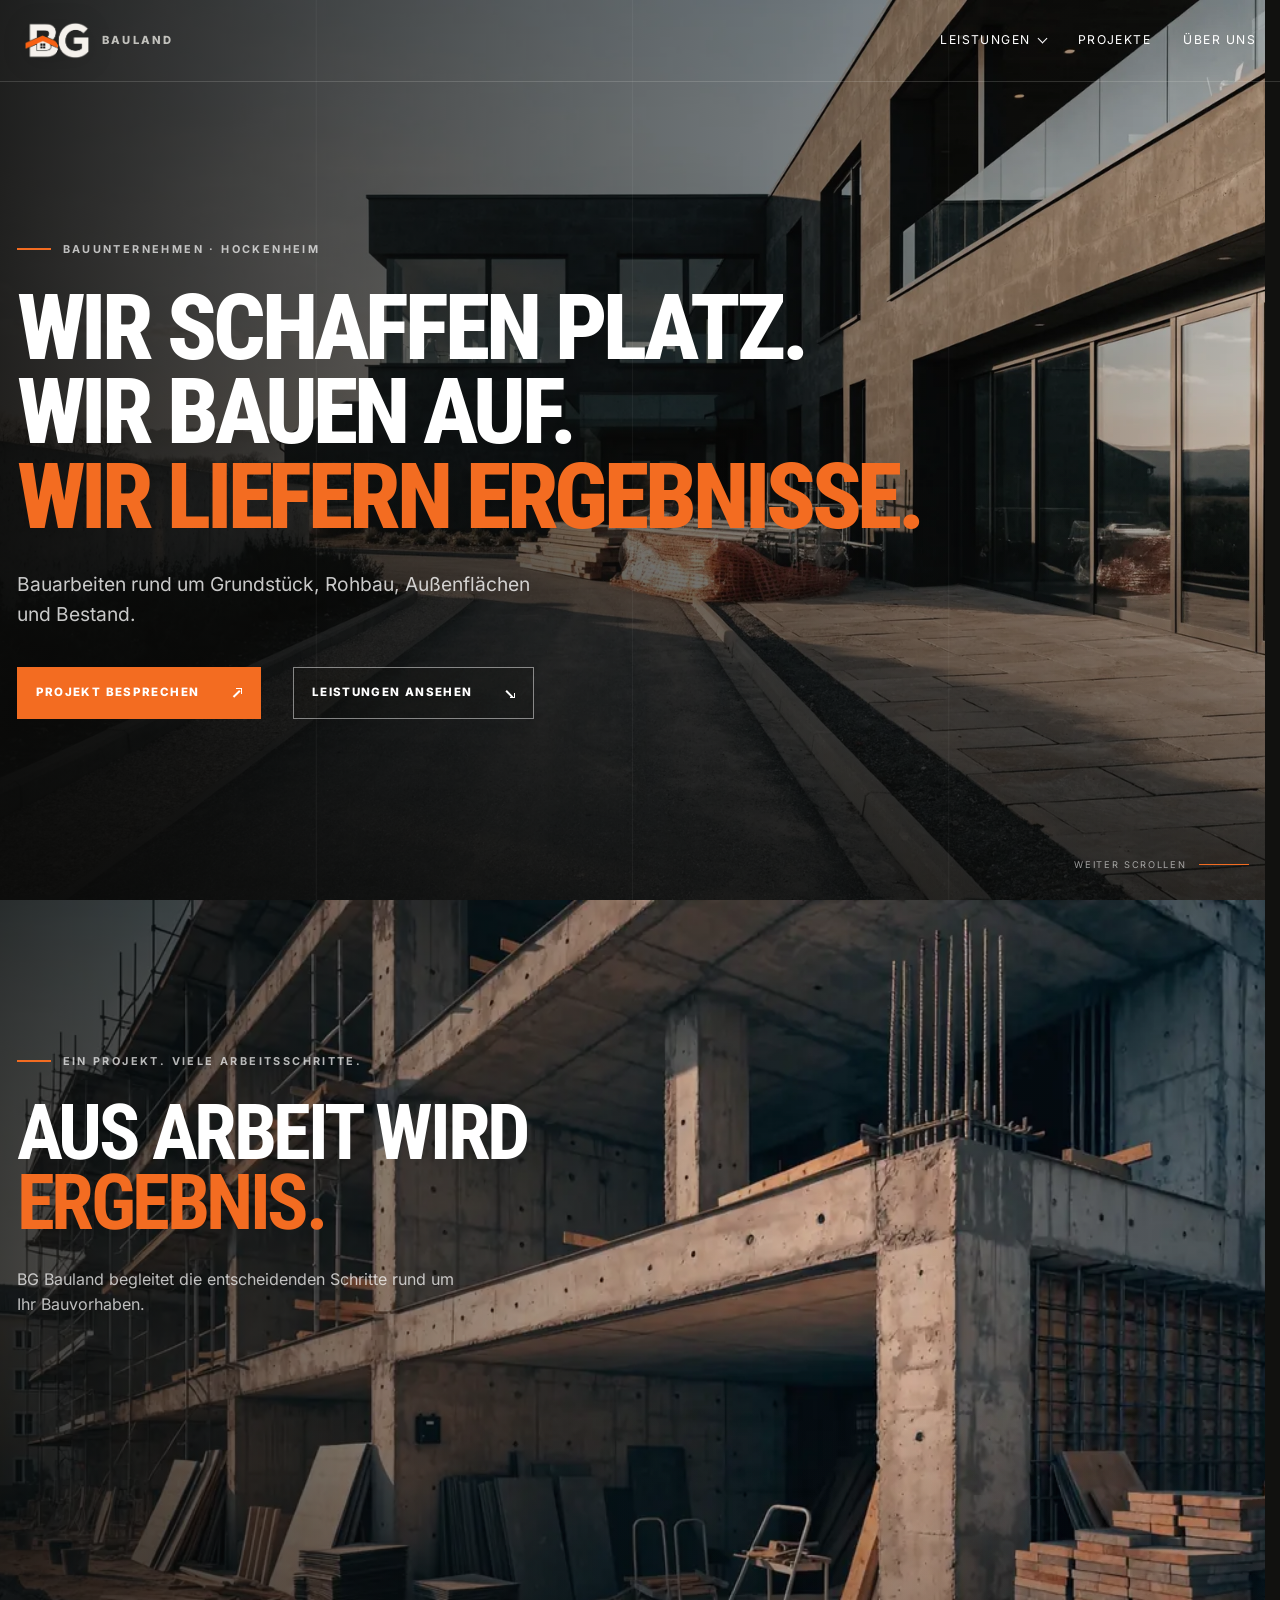
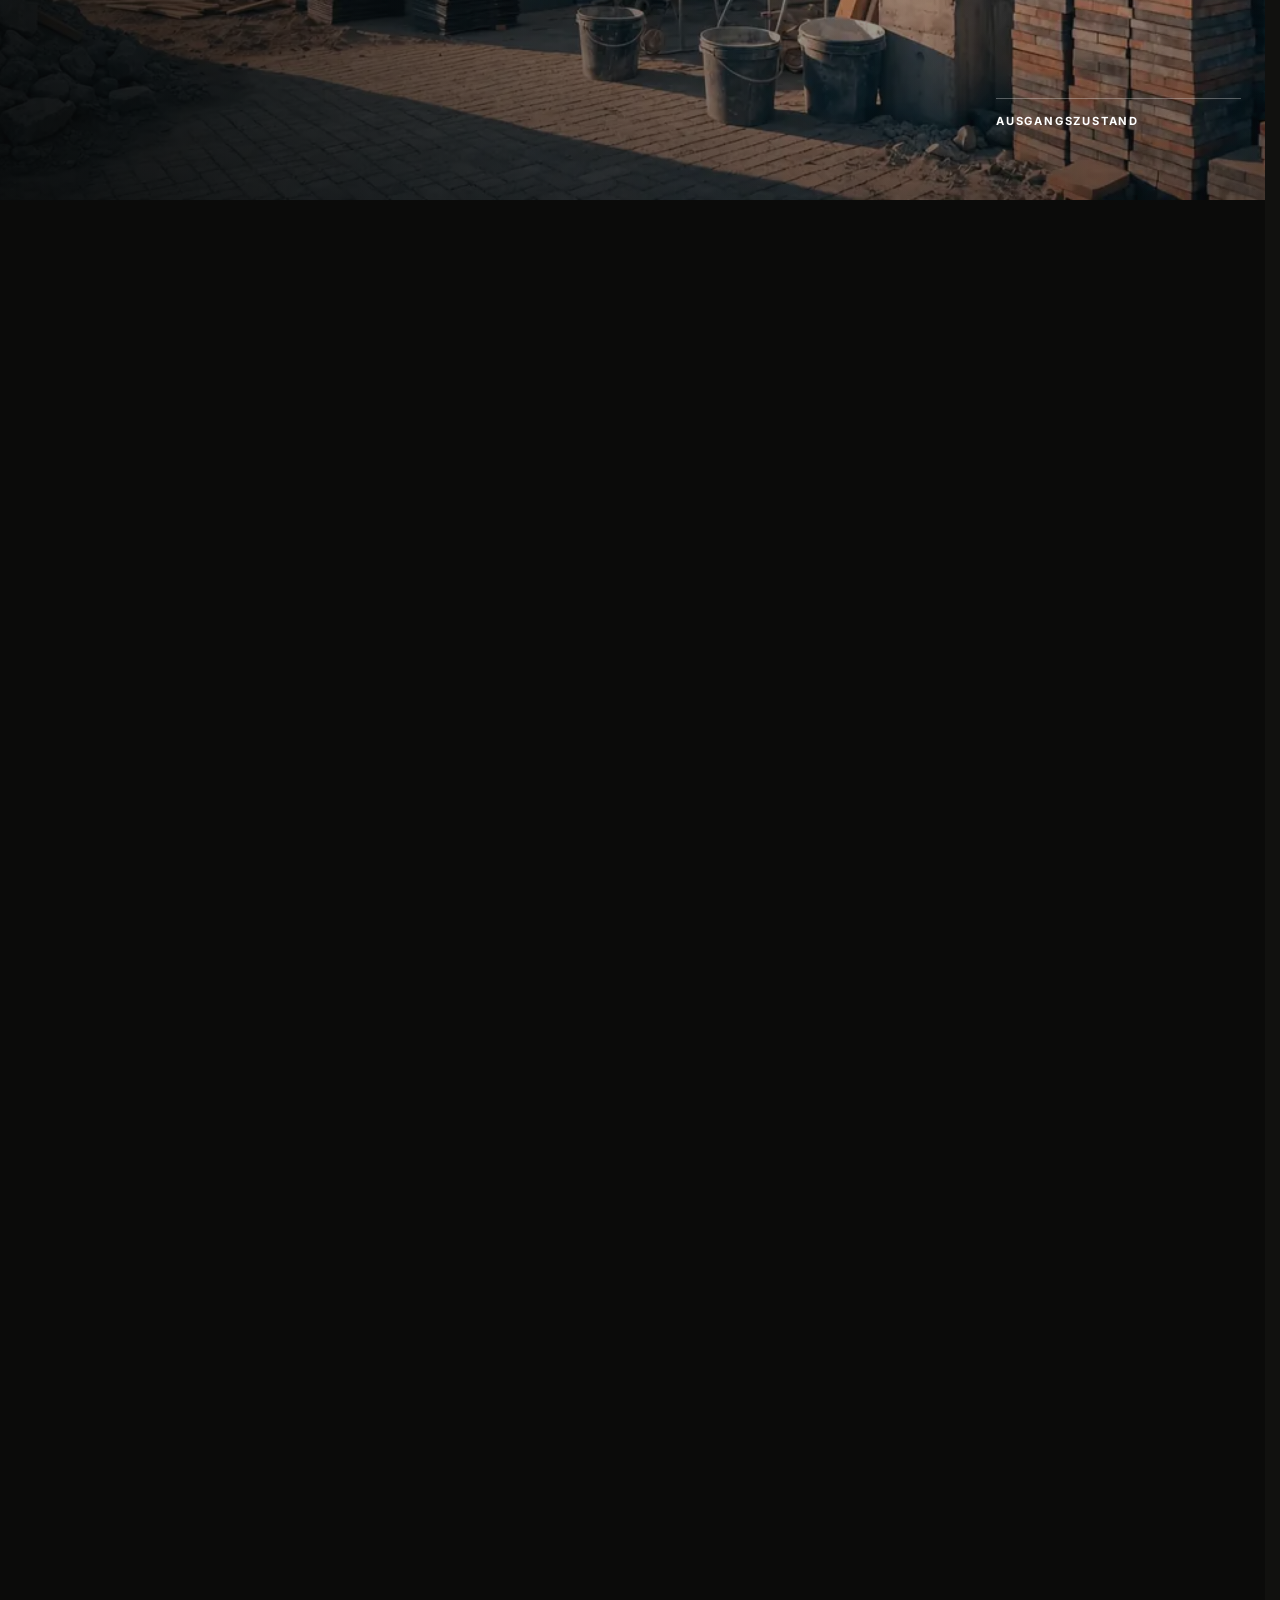
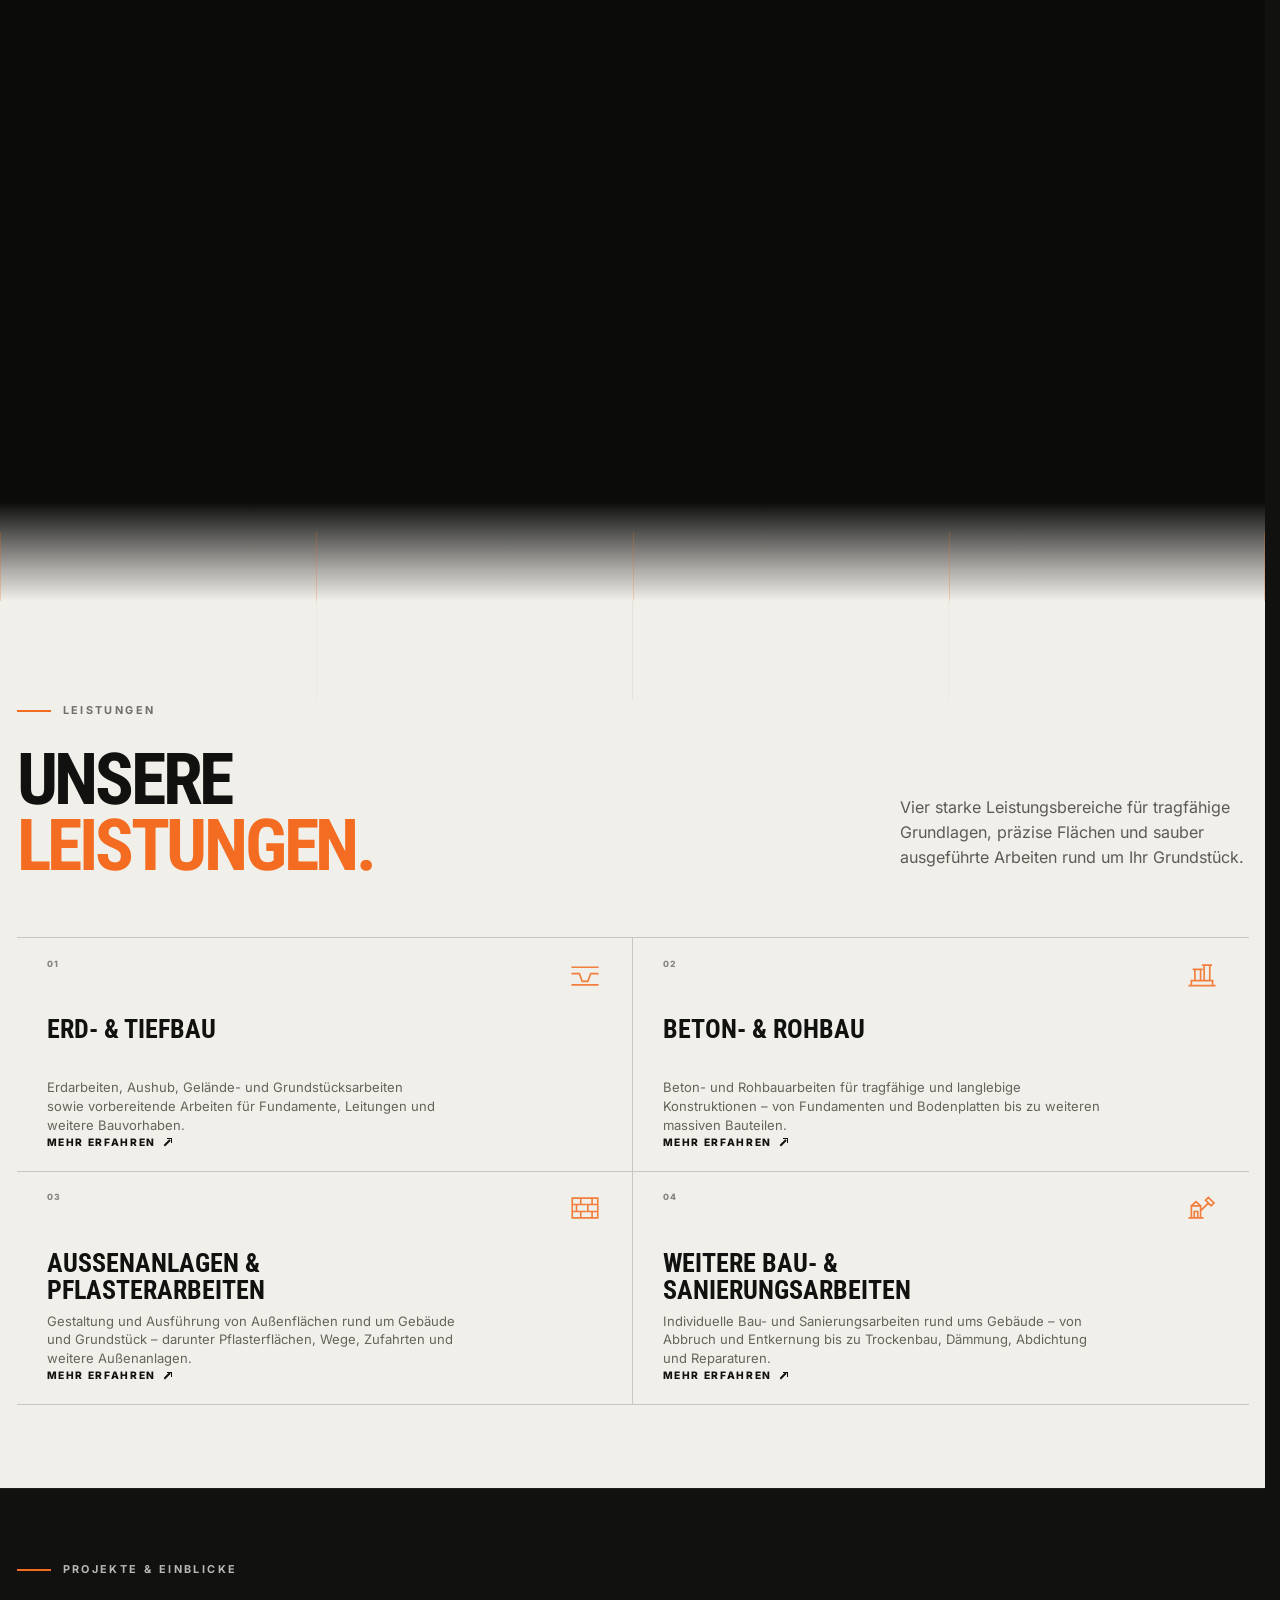
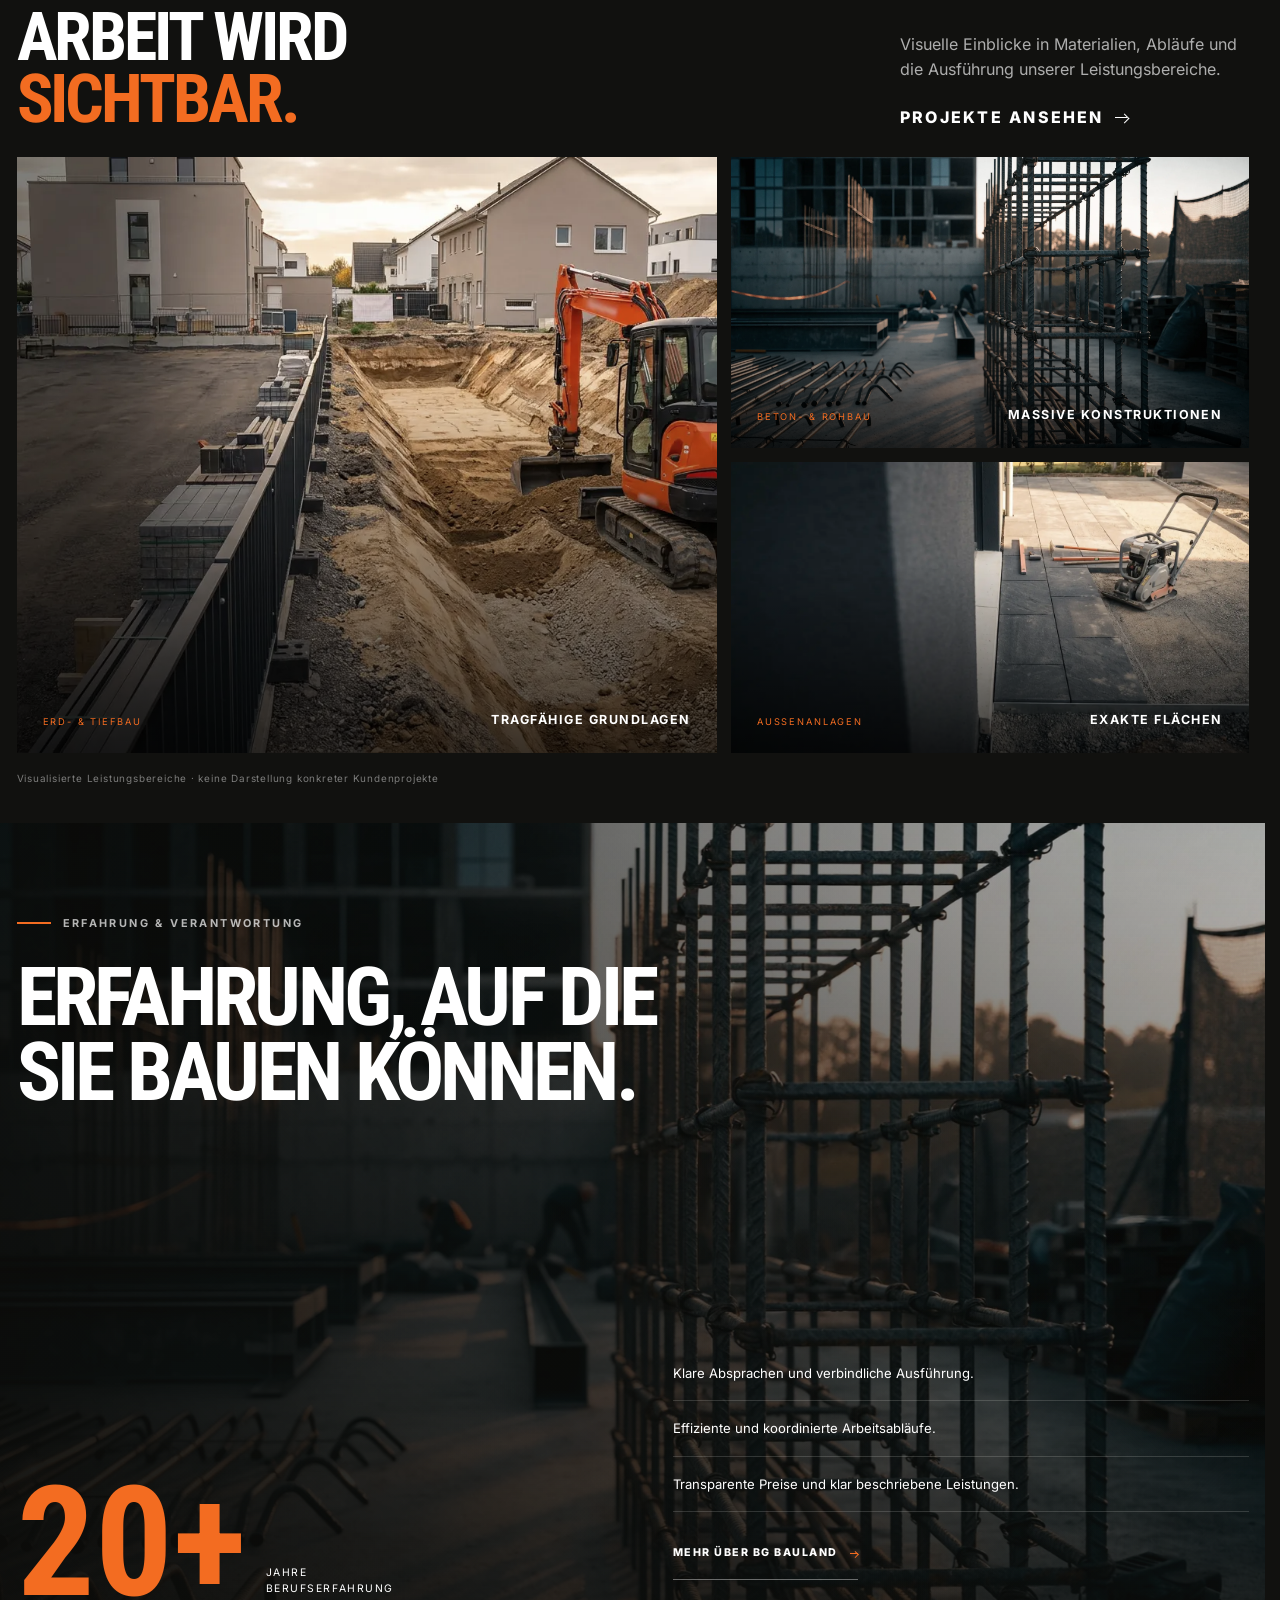
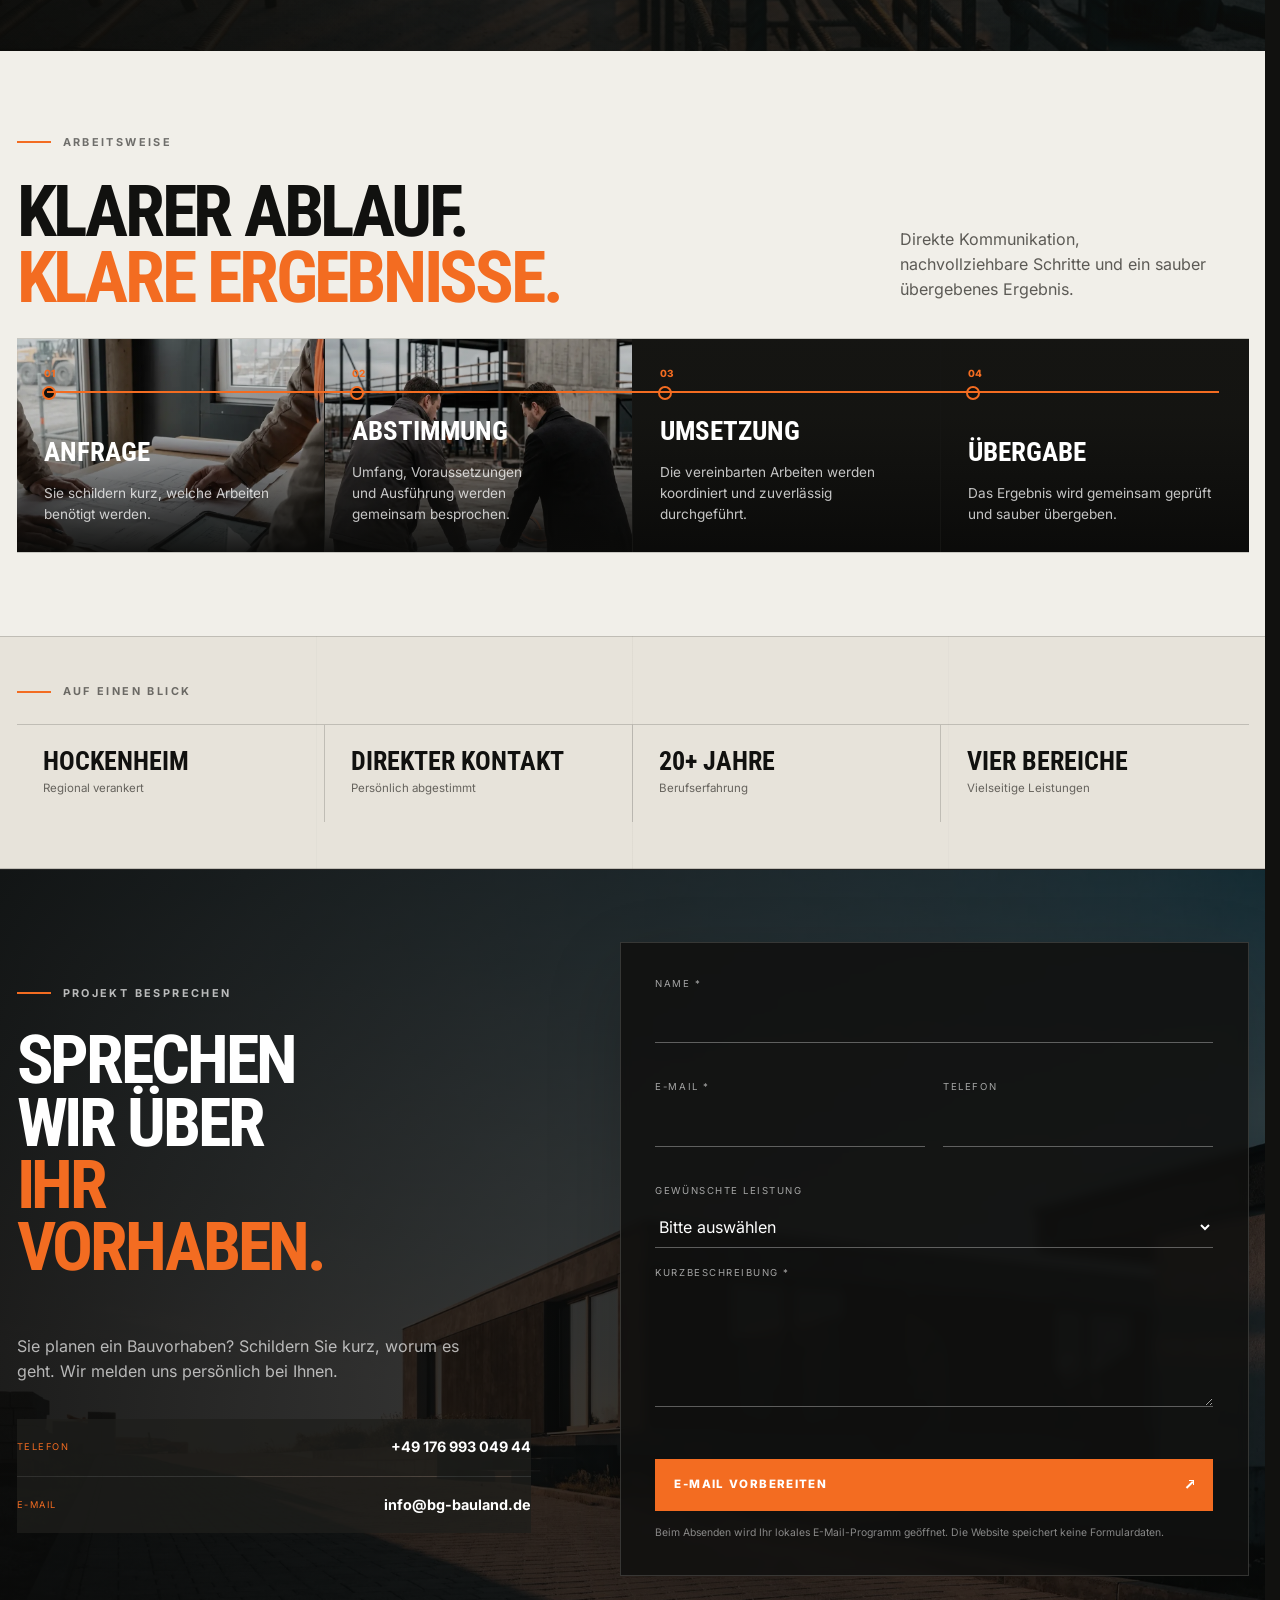
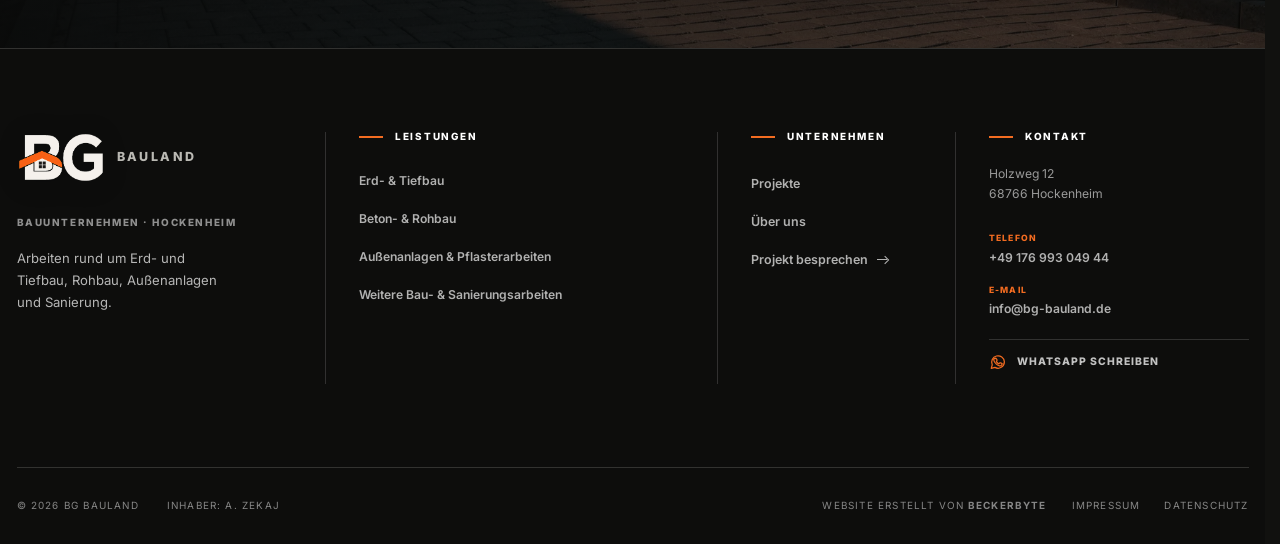
<file: index.html>
<!doctype html>
<html lang="de">
<head>
  <meta charset="utf-8">
  <meta name="viewport" content="width=device-width, initial-scale=1">
  <title>BG Bauland – Erd-, Tief- und Rohbau, Außenanlagen &amp; Sanierung</title>
  <meta name="description" content="BG Bauland bietet Erd- &amp; Tiefbau, Beton- &amp; Rohbau, Außenanlagen &amp; Pflasterarbeiten sowie weitere Bau- &amp; Sanierungsarbeiten in Hockenheim und Umgebung.">
  <meta name="theme-color" content="#11110f">
  <script>
    (function () {
      var root = document.documentElement;
      try {
        root.classList.add(sessionStorage.getItem('bgBaulandPreloaderShown') === 'true' ? 'preloader-seen' : 'preloader-pending');
      } catch (error) {
        root.classList.add('preloader-pending');
      }
      window.__bgBaulandPreloaderFailsafe = setTimeout(function () {
        root.classList.remove('preloader-pending');
        root.classList.add('preloader-failed');
      }, 30000);
    }());
  </script>
  <link rel="icon" href="./assets/images/bg-logo.png?v=2" type="image/png">
  <link rel="canonical" href="https://bgbauland.github.io/bg-bauland/">
  <meta property="og:type" content="website">
  <meta property="og:locale" content="de_DE">
  <meta property="og:title" content="BG Bauland – Bauarbeiten in Hockenheim">
  <meta property="og:description" content="Erd- &amp; Tiefbau, Beton- &amp; Rohbau, Außenanlagen &amp; Pflasterarbeiten sowie weitere Bau- &amp; Sanierungsarbeiten aus einer Hand.">
  <meta property="og:url" content="https://bgbauland.github.io/bg-bauland/">
  <meta property="og:image" content="https://bgbauland.github.io/bg-bauland/assets/images/og-bg-bauland.webp">
  <meta property="og:image:alt" content="Moderne Architektur und präzise Pflasterarbeiten">
  <link rel="preload" as="image" href="./assets/images/hero-bg-bauland.webp" fetchpriority="high">
  <link rel="preload" href="./assets/fonts/inter-latin.woff2?v=1" as="font" type="font/woff2" crossorigin>
  <link rel="preload" href="./assets/fonts/roboto-condensed-latin.woff2?v=1" as="font" type="font/woff2" crossorigin>
  <link rel="stylesheet" href="./styles.css?v=38">
  <script type="application/ld+json">
  {
    "@context": "https://schema.org",
    "@type": "HomeAndConstructionBusiness",
    "name": "BG Bauland",
    "url": "https://bgbauland.github.io/bg-bauland/",
    "telephone": "+49 176 99304944",
    "email": "info@bg-bauland.de",
    "address": {
      "@type": "PostalAddress",
      "streetAddress": "Holzweg 12",
      "postalCode": "68766",
      "addressLocality": "Hockenheim",
      "addressCountry": "DE"
    },
    "areaServed": "Hockenheim und Umgebung",
    "hasOfferCatalog": {
      "@type": "OfferCatalog",
      "name": "Leistungen",
      "itemListElement": [
        { "@type": "Offer", "itemOffered": { "@type": "Service", "name": "Erd- & Tiefbau", "url": "https://bgbauland.github.io/bg-bauland/erd-tiefbau/" } },
        { "@type": "Offer", "itemOffered": { "@type": "Service", "name": "Beton- & Rohbau", "url": "https://bgbauland.github.io/bg-bauland/beton-rohbau/" } },
        { "@type": "Offer", "itemOffered": { "@type": "Service", "name": "Außenanlagen & Pflasterarbeiten", "url": "https://bgbauland.github.io/bg-bauland/aussenanlagen/" } },
        { "@type": "Offer", "itemOffered": { "@type": "Service", "name": "Weitere Bau- & Sanierungsarbeiten", "url": "https://bgbauland.github.io/bg-bauland/bau-sanierungsarbeiten/" } }
      ]
    }
  }
  </script>
  <script src="./app.js?v=17" defer></script>
</head>
<body>
  <div class="site-preloader" data-preloader role="region" aria-label="BG Bauland wird vorbereitet" aria-busy="true">
    <div class="site-preloader__content">
      <svg class="site-preloader__animation" viewBox="0 0 520 310" aria-hidden="true" focusable="false">
        <g class="site-preloader__crane">
          <path class="site-preloader__crane-line" d="M72 238V48M52 238h64M72 58h344M72 94h265M96 58l-24 36M117 94L72 58M114 238L72 198M72 157l42 41M72 116l42 41" />
          <path class="site-preloader__counterweight" d="M378 48h42v20h-42z" />
          <g class="site-preloader__hoist">
            <path class="site-preloader__cable" d="M318 58v92" />
            <path class="site-preloader__hook" d="M309 148v13c0 18 24 18 24 0" />
            <rect class="site-preloader__beam" x="277" y="172" width="82" height="12" rx="2" />
          </g>
        </g>
        <image class="site-preloader__logo" href="./assets/images/bg-logo.png?v=2" x="137" y="132" width="246" height="142" preserveAspectRatio="xMidYMid meet" />
        <path class="site-preloader__ground" d="M42 274h436" />
      </svg>

      <p class="site-preloader__label">Website wird vorbereitet</p>
      <div class="site-preloader__progress" role="progressbar" aria-label="Ladefortschritt" aria-valuemin="0" aria-valuemax="100" aria-valuenow="0">
        <span class="site-preloader__bar"></span>
      </div>
      <span class="site-preloader__percentage" aria-hidden="true">0 %</span>
    </div>
  </div>

  <a class="skip-link" href="#main-content">Zum Inhalt springen</a>

  <header class="site-header" data-header>
    <a class="brand" href="#top" aria-label="BG Bauland – Startseite">
      <img class="brand-logo" src="./assets/images/bg-logo.png?v=2" alt="" width="1145" height="659">
      <span class="brand-name" aria-hidden="true">Bauland</span>
    </a>
    <button class="menu-toggle" type="button" aria-expanded="false" aria-controls="site-nav">
      <span class="sr-only">Navigation öffnen</span>
      <span></span><span></span>
    </button>
    <nav id="site-nav" class="site-nav" aria-label="Hauptnavigation">
      <div class="nav-services" data-service-nav>
        <button class="nav-services-toggle" type="button" aria-expanded="false" aria-controls="service-menu">Leistungen <span class="nav-chevron" aria-hidden="true"></span></button>
        <div class="nav-services-menu" id="service-menu">
          <a href="./erd-tiefbau/">Erd- &amp; Tiefbau</a>
          <a href="./beton-rohbau/">Beton- &amp; Rohbau</a>
          <a href="./aussenanlagen/">Außenanlagen &amp; Pflasterarbeiten</a>
          <a href="./bau-sanierungsarbeiten/">Weitere Bau- &amp; Sanierungsarbeiten</a>
        </div>
      </div>
      <a href="./projekte/">Projekte</a>
      <a href="./ueber-uns/">Über uns</a>
    </nav>
  </header>

  <main id="main-content">
    <section class="hero page-chapter" id="top" aria-labelledby="hero-title">
      <img class="hero-media" src="./assets/images/hero-bg-bauland.webp" width="1920" height="1080" alt="Modernisierte Immobilie mit sauber ausgeführter Außenanlage" fetchpriority="high">
      <div class="hero-shade" aria-hidden="true"></div>
      <div class="hero-grid" aria-hidden="true"></div>
      <div class="hero-content shell">
        <p class="eyebrow"><span></span> Bauunternehmen · Hockenheim</p>
        <h1 id="hero-title">Wir schaffen Platz.<br>Wir bauen auf.<br><em>Wir liefern Ergebnisse.</em></h1>
        <p class="hero-lead">Bauarbeiten rund um Grundstück, Rohbau, Außenflächen und Bestand.</p>
        <div class="hero-actions">
          <a class="button button-primary" href="#kontakt">Projekt besprechen <span class="arrow-icon arrow-up" aria-hidden="true"></span></a>
          <a class="button button-secondary" href="#leistungen">Leistungen ansehen <span class="arrow-icon arrow-down" aria-hidden="true"></span></a>
        </div>
      </div>
      <div class="hero-foot shell" aria-hidden="true"><span class="scroll-cue">Weiter scrollen <i></i></span></div>
    </section>

    <section class="cinematic" id="baufortschritt" aria-labelledby="cinematic-title" data-cinematic>
      <div class="cinematic-sticky">
        <canvas class="cinematic-canvas" width="1920" height="1080" aria-label="Visualisierter Baufortschritt von der Vorbereitung bis zum fertigen Ergebnis"></canvas>
        <video class="cinematic-video" muted playsinline loop preload="none" poster="./assets/images/construction-anchor.webp" aria-label="Visualisierter Baufortschritt">
          <source src="./assets/videos/transformation.mp4" type="video/mp4">
        </video>
        <img class="cinematic-poster" src="./assets/images/construction-anchor.webp" width="1920" height="1080" loading="lazy" decoding="async" fetchpriority="low" alt="Geordnete Baustelle während der Bauarbeiten">
        <div class="cinematic-overlay"></div>
        <div class="cinematic-copy shell">
          <p class="eyebrow"><span></span> Ein Projekt. Viele Arbeitsschritte.</p>
          <h2 id="cinematic-title">Aus Arbeit wird<br><em>Ergebnis.</em></h2>
          <p>BG Bauland begleitet die entscheidenden Schritte rund um Ihr Bauvorhaben.</p>
        </div>
        <div class="stage-label" aria-live="polite"><span>01</span><strong>Ausgangszustand</strong></div>
        <div class="frame-loader" aria-live="polite">
          <span class="loader-label">Sequenz wird geladen</span>
          <span class="loader-track"><i></i></span>
          <span class="loader-percent">0%</span>
        </div>
      </div>
      <div class="cinematic-handoff" aria-hidden="true"><span></span><span></span><span></span><span></span></div>
    </section>

    <section class="section services page-chapter" id="leistungen" aria-labelledby="services-title">
      <div class="shell">
        <div class="section-head reveal">
          <div>
            <p class="eyebrow eyebrow-dark"><span></span> Leistungen</p>
            <h2 id="services-title">Unsere<br><em>Leistungen.</em></h2>
          </div>
          <p>Vier starke Leistungsbereiche für tragfähige Grundlagen, präzise Flächen und sauber ausgeführte Arbeiten rund um Ihr Grundstück.</p>
        </div>
        <div class="service-index">
          <article class="service-card reveal"><span>01</span><svg class="service-icon" viewBox="0 0 48 48" aria-hidden="true" focusable="false"><path d="M6 13h36M6 22h10l4 11h8l4-11h10M6 38h36M20 33h8"/></svg><h3>Erd- &amp; Tiefbau</h3><p>Erdarbeiten, Aushub, Gelände- und Grundstücksarbeiten sowie vorbereitende Arbeiten für Fundamente, Leitungen und weitere Bauvorhaben.</p><a href="./erd-tiefbau/">Mehr erfahren <span class="arrow-icon arrow-up" aria-hidden="true"></span></a></article>
          <article class="service-card reveal"><span>02</span><svg class="service-icon" viewBox="0 0 48 48" aria-hidden="true" focusable="false"><path d="M6 39h36M9 32h30v7H9zM14 16h8v16h-8zM27 10h8v22h-8zM12 16h12M25 10h12"/></svg><h3>Beton- &amp; Rohbau</h3><p>Beton- und Rohbauarbeiten für tragfähige und langlebige Konstruktionen – von Fundamenten und Bodenplatten bis zu weiteren massiven Bauteilen.</p><a href="./beton-rohbau/">Mehr erfahren <span class="arrow-icon arrow-up" aria-hidden="true"></span></a></article>
          <article class="service-card reveal"><span>03</span><svg class="service-icon" viewBox="0 0 48 48" aria-hidden="true" focusable="false"><path d="M6 10h36v28H6zM6 19h36M6 29h36M18 10v9M34 10v9M12 19v10M28 19v10M18 29v9M34 29v9"/></svg><h3>Außenanlagen &amp; Pflasterarbeiten</h3><p>Gestaltung und Ausführung von Außenflächen rund um Gebäude und Grundstück – darunter Pflasterflächen, Wege, Zufahrten und weitere Außenanlagen.</p><a href="./aussenanlagen/">Mehr erfahren <span class="arrow-icon arrow-up" aria-hidden="true"></span></a></article>
          <article class="service-card reveal"><span>04</span><svg class="service-icon" viewBox="0 0 48 48" aria-hidden="true" focusable="false"><path d="M6 38h19M9 38V21h13v17M9 21l6.5-6 6.5 6M13 38v-9h5v9M29 13l4-4 8 8-4 4-8-8ZM33 17 22 28"/></svg><h3>Weitere Bau- &amp; Sanierungsarbeiten</h3><p>Individuelle Bau- und Sanierungsarbeiten rund ums Gebäude – von Abbruch und Entkernung bis zu Trockenbau, Dämmung, Abdichtung und Reparaturen.</p><a href="./bau-sanierungsarbeiten/">Mehr erfahren <span class="arrow-icon arrow-up" aria-hidden="true"></span></a></article>
        </div>
      </div>
    </section>

    <section class="section project-strip project-teaser page-chapter" id="projekte" aria-labelledby="projects-title">
      <div class="shell">
        <div class="section-head project-teaser-head reveal">
          <div>
            <p class="eyebrow"><span></span> Projekte &amp; Einblicke</p>
            <h2 id="projects-title">Arbeit wird<br><em>sichtbar.</em></h2>
          </div>
          <div class="project-teaser-copy">
            <p>Visuelle Einblicke in Materialien, Abläufe und die Ausführung unserer Leistungsbereiche.</p>
            <a class="project-strip-link" href="./projekte/">Projekte ansehen <span class="arrow-icon arrow-right" aria-hidden="true"></span></a>
          </div>
        </div>
        <div class="project-teaser-grid">
          <figure class="project-image project-image-featured reveal"><img src="./assets/images/service-erd-tiefbau.webp" width="1376" height="768" loading="lazy" decoding="async" fetchpriority="low" alt="Visualisierung einer Baugrube mit Bagger für Erd- und Tiefbau"><figcaption><span>Erd- &amp; Tiefbau</span><strong>Tragfähige Grundlagen</strong></figcaption></figure>
          <figure class="project-image reveal"><img src="./assets/images/reinforcement.webp" width="1920" height="1080" loading="lazy" decoding="async" fetchpriority="low" alt="Visualisierung einer vorbereiteten Bewehrung für Beton- und Rohbau"><figcaption><span>Beton- &amp; Rohbau</span><strong>Massive Konstruktionen</strong></figcaption></figure>
          <figure class="project-image reveal"><img src="./assets/images/service-pflasterarbeiten.webp" width="1376" height="768" loading="lazy" decoding="async" fetchpriority="low" alt="Visualisierung einer vorbereiteten Pflasterfläche im Außenbereich"><figcaption><span>Außenanlagen</span><strong>Exakte Flächen</strong></figcaption></figure>
        </div>
        <p class="image-disclaimer">Visualisierte Leistungsbereiche · keine Darstellung konkreter Kundenprojekte</p>
      </div>
    </section>

    <section class="experience page-chapter" id="ueber-uns" aria-labelledby="experience-title">
          <img src="./assets/images/reinforcement.webp" width="1920" height="1080" loading="lazy" decoding="async" fetchpriority="low" alt="Präzise vorbereitete Bewehrungsstahl-Konstruktion">
      <div class="experience-shade"></div>
      <div class="shell experience-content">
        <p class="eyebrow"><span></span> Erfahrung &amp; Verantwortung</p>
        <h2 id="experience-title">Erfahrung, auf die<br>Sie bauen können.</h2>
        <div class="experience-bottom">
          <div class="big-stat"><strong data-counter data-counter-target="20" aria-label="Über 20 Jahre Berufserfahrung"><span data-counter-value aria-hidden="true">20</span><span aria-hidden="true">+</span></strong><span>Jahre<br>Berufserfahrung</span></div>
          <ul>
            <li>Klare Absprachen und verbindliche Ausführung.</li>
            <li>Effiziente und koordinierte Arbeitsabläufe.</li>
            <li>Transparente Preise und klar beschriebene Leistungen.</li>
            <li class="experience-more"><a href="./ueber-uns/">Mehr über BG Bauland <span class="arrow-icon arrow-right" aria-hidden="true"></span></a></li>
          </ul>
        </div>
      </div>
    </section>

    <div class="page-chapter home-method-chapter">
    <section class="section process" id="arbeitsweise" aria-labelledby="process-title">
      <div class="shell">
        <div class="section-head reveal">
          <div><p class="eyebrow eyebrow-dark"><span></span> Arbeitsweise</p><h2 id="process-title">Klarer Ablauf.<br><em>Klare Ergebnisse.</em></h2></div>
          <p>Direkte Kommunikation, nachvollziehbare Schritte und ein sauber übergebenes Ergebnis.</p>
        </div>
        <ol class="process-list process-axis reveal">
          <li class="reveal"><img class="process-image" src="assets/images/process-anfrage.webp" alt="" loading="lazy" decoding="async" width="928" height="1152"><span>01</span><div><h3>Anfrage</h3><p>Sie schildern kurz, welche Arbeiten benötigt werden.</p></div></li>
          <li class="reveal"><img class="process-image" src="assets/images/process-abstimmung.webp" alt="" loading="lazy" decoding="async" width="928" height="1152"><span>02</span><div><h3>Abstimmung</h3><p>Umfang, Voraussetzungen und Ausführung werden gemeinsam besprochen.</p></div></li>
          <li class="reveal"><img class="process-image" src="assets/images/process-umsetzung.webp" alt="" loading="lazy" decoding="async" width="928" height="1152"><span>03</span><div><h3>Umsetzung</h3><p>Die vereinbarten Arbeiten werden koordiniert und zuverlässig durchgeführt.</p></div></li>
          <li class="reveal"><img class="process-image" src="assets/images/process-uebergabe.webp" alt="" loading="lazy" decoding="async" width="928" height="1152"><span>04</span><div><h3>Übergabe</h3><p>Das Ergebnis wird gemeinsam geprüft und sauber übergeben.</p></div></li>
        </ol>
      </div>
    </section>

    <section class="trust-bar" aria-label="BG Bauland auf einen Blick">
      <div class="shell">
        <p class="eyebrow eyebrow-dark"><span></span> Auf einen Blick</p>
        <ul>
          <li><strong>Hockenheim</strong><small>Regional verankert</small></li>
          <li><strong>Direkter Kontakt</strong><small>Persönlich abgestimmt</small></li>
          <li><strong>20+ Jahre</strong><small>Berufserfahrung</small></li>
          <li><strong>Vier Bereiche</strong><small>Vielseitige Leistungen</small></li>
        </ul>
      </div>
    </section>
    </div>

    <section class="contact page-chapter" id="kontakt" aria-labelledby="contact-title">
          <img src="./assets/images/contact-project.webp" width="1920" height="1080" loading="lazy" decoding="async" fetchpriority="low" alt="Fertiggestellte moderne Immobilie mit gepflasterter Zufahrt">
      <div class="contact-shade"></div>
      <div class="shell contact-grid">
        <div class="contact-copy reveal">
          <p class="eyebrow"><span></span> Projekt besprechen</p>
          <h2 id="contact-title">Sprechen wir über<br><em>Ihr Vorhaben.</em></h2>
          <p>Sie planen ein Bauvorhaben? Schildern Sie kurz, worum es geht. Wir melden uns persönlich bei Ihnen.</p>
          <div class="contact-direct">
            <a href="tel:+4917699304944"><small>Telefon</small><strong>+49 176 993 049 44</strong></a>
            <a href="mailto:info@bg-bauland.de"><small>E-Mail</small><strong>info@bg-bauland.de</strong></a>
          </div>
        </div>
        <form class="contact-form reveal" data-contact-form novalidate>
          <div class="field"><label for="name">Name *</label><input id="name" name="name" autocomplete="name" required><span class="field-error" id="name-error"></span></div>
          <div class="field-row">
            <div class="field"><label for="email">E-Mail *</label><input id="email" name="email" type="email" autocomplete="email" required><span class="field-error" id="email-error"></span></div>
            <div class="field"><label for="phone">Telefon</label><input id="phone" name="phone" type="tel" autocomplete="tel"><span class="field-error"></span></div>
          </div>
          <div class="field"><label for="service">Gewünschte Leistung</label><select id="service" name="service"><option value="Allgemeine Projektanfrage">Bitte auswählen</option><option>Erd- &amp; Tiefbau</option><option>Beton- &amp; Rohbau</option><option>Außenanlagen &amp; Pflasterarbeiten</option><option>Weitere Bau- &amp; Sanierungsarbeiten</option></select></div>
          <div class="field"><label for="message">Kurzbeschreibung *</label><textarea id="message" name="message" rows="4" required></textarea><span class="field-error" id="message-error"></span></div>
          <button class="button button-primary form-submit" type="submit">E-Mail vorbereiten <span class="arrow-icon arrow-up" aria-hidden="true"></span></button>
          <p class="form-note">Beim Absenden wird Ihr lokales E-Mail-Programm geöffnet. Die Website speichert keine Formulardaten.</p>
        </form>
      </div>
    </section>
  </main>

  <footer class="site-footer">
    <div class="shell footer-main">
      <div class="footer-brand-block">
        <a class="brand brand-footer" href="#top" aria-label="BG Bauland – Startseite"><img class="brand-logo" src="./assets/images/bg-logo.png?v=2" alt="" width="1145" height="659"><span class="brand-name" aria-hidden="true">Bauland</span></a>
        <p class="footer-kicker">Bauunternehmen · Hockenheim</p>
        <p class="footer-summary">Arbeiten rund um Erd- und Tiefbau, Rohbau, Außenanlagen und Sanierung.</p>
      </div>
      <nav class="footer-column footer-services" aria-label="Leistungen im Footer">
        <h2>Leistungen</h2>
        <a href="./erd-tiefbau/"><strong>Erd- &amp; Tiefbau</strong></a>
        <a href="./beton-rohbau/"><strong>Beton- &amp; Rohbau</strong></a>
        <a href="./aussenanlagen/"><strong>Außenanlagen &amp; Pflasterarbeiten</strong></a>
        <a href="./bau-sanierungsarbeiten/"><strong>Weitere Bau- &amp; Sanierungsarbeiten</strong></a>
      </nav>
      <nav class="footer-column footer-company" aria-label="Unternehmen im Footer">
        <h2>Unternehmen</h2>
        <a href="./projekte/">Projekte</a>
        <a href="./ueber-uns/">Über uns</a>
        <a href="#kontakt">Projekt besprechen <span class="arrow-icon arrow-right" aria-hidden="true"></span></a>
      </nav>
      <div class="footer-column footer-contact">
        <h2>Kontakt</h2>
        <address>Holzweg 12<br>68766 Hockenheim</address>
        <a class="footer-contact-link" href="tel:+4917699304944"><span>Telefon</span><strong>+49 176 993 049 44</strong></a>
        <a class="footer-contact-link" href="mailto:info@bg-bauland.de"><span>E-Mail</span><strong>info@bg-bauland.de</strong></a>
        <a class="footer-whatsapp" href="https://wa.me/4917699304944?text=Hallo%20BG%20Bauland%2C%20ich%20m%C3%B6chte%20ein%20Projekt%20besprechen." target="_blank" rel="noopener noreferrer" aria-label="BG Bauland über WhatsApp kontaktieren"><svg class="whatsapp-icon" viewBox="0 0 24 24" aria-hidden="true"><path d="M20.5 11.7a8.5 8.5 0 0 1-12.6 7.5L3 20.5l1.3-4.7A8.5 8.5 0 1 1 20.5 11.7Z"/><path d="M8.2 7.5c.2-.4.4-.4.7-.4h.5c.2 0 .4.1.5.4l.8 1.9c.1.3.1.5-.1.7l-.7.8c-.2.2-.1.4 0 .6.7 1.2 1.7 2.2 3 2.8.2.1.4.1.6-.1l.9-1.1c.2-.2.4-.3.7-.1l2 .9c.3.1.4.3.4.5 0 .5-.2 1.5-1 2.1-.6.5-1.4.8-2.4.6-1.1-.2-2.5-.7-4.3-2.3-2.1-1.9-3.4-4.2-3.5-5.9 0-.6.2-1 .4-1.4.3-.3.7-.6 1.5-.6Z"/></svg><span>WhatsApp schreiben</span></a>
      </div>
    </div>
    <div class="shell footer-bottom"><div class="footer-meta"><span>© <span data-year></span> BG Bauland</span><span>Inhaber: A. Zekaj</span></div><a class="site-credit" href="https://www.beckerbyte.com/" target="_blank" rel="noopener noreferrer">Website erstellt von <strong>beckerbyte</strong></a><nav aria-label="Rechtliche Hinweise"><a href="./impressum.html">Impressum</a><a href="./datenschutz.html">Datenschutz</a></nav></div>
  </footer>
</body>
</html>
</file>
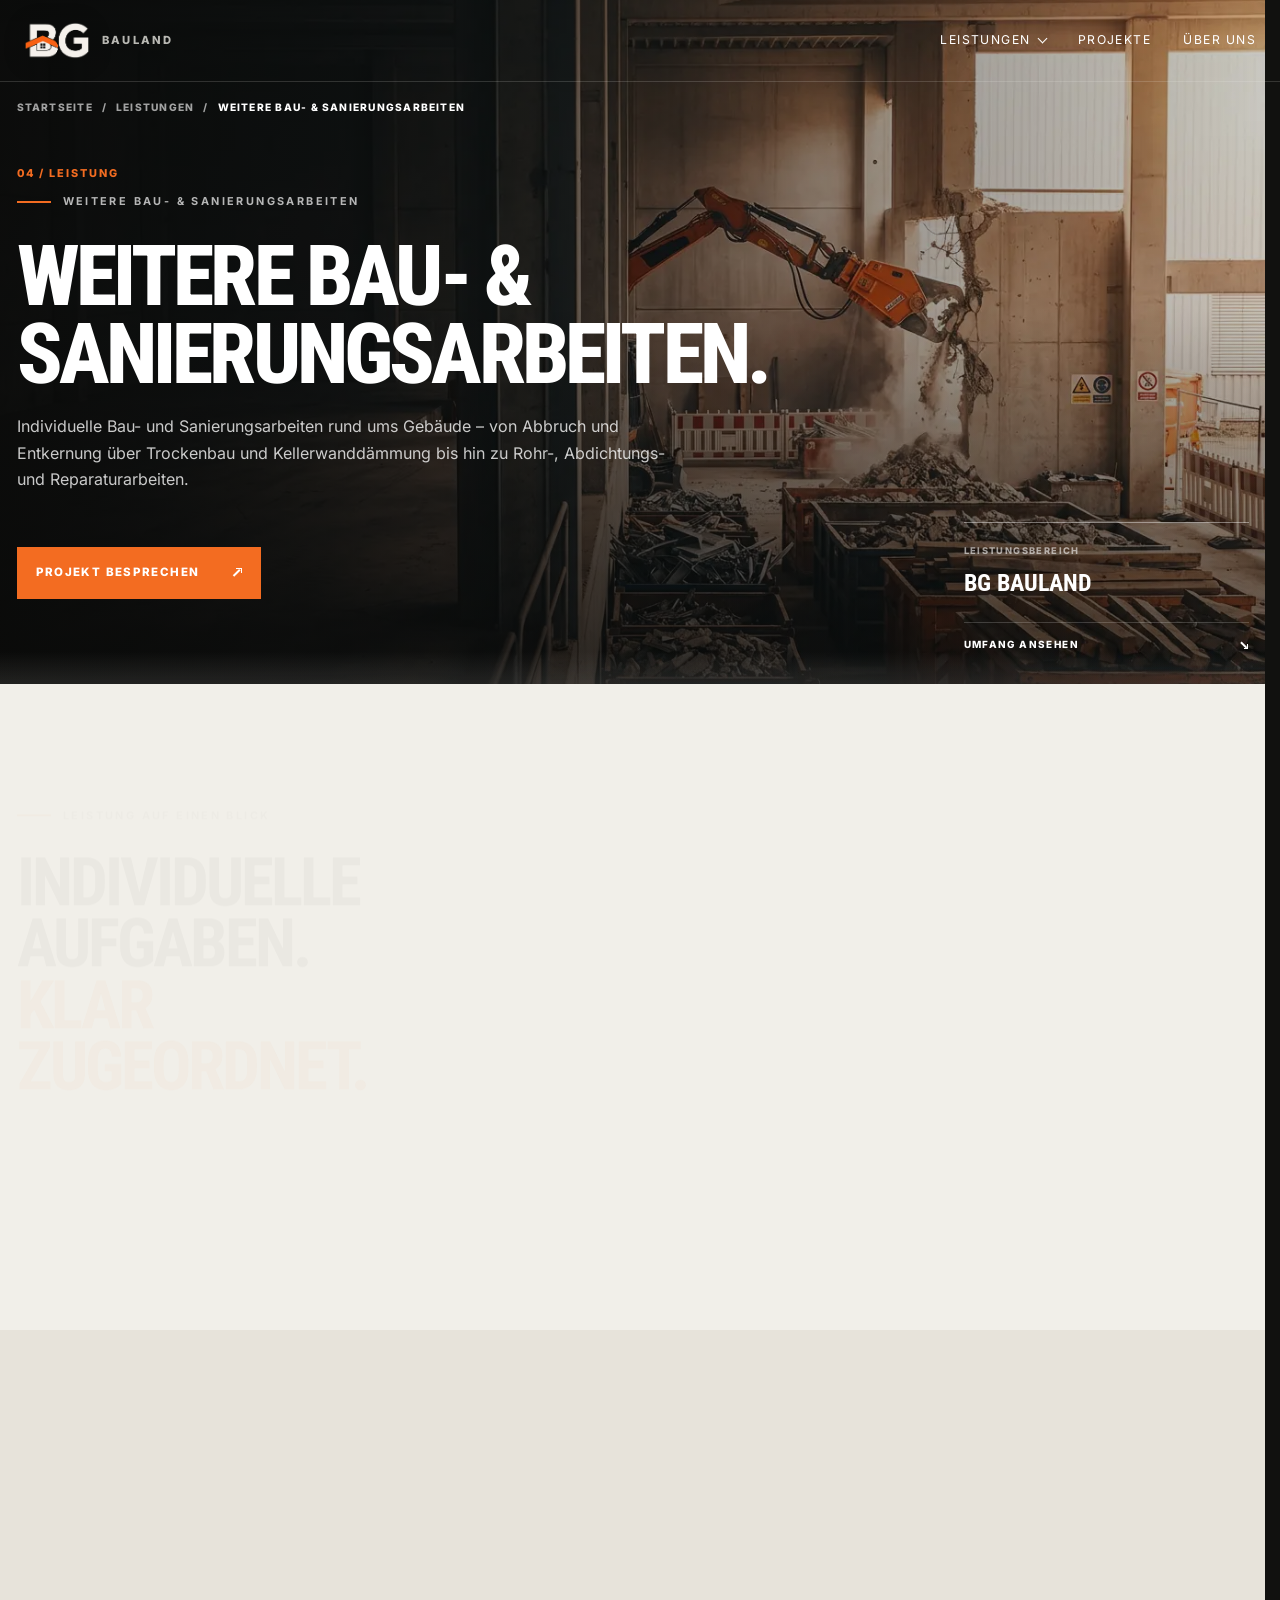
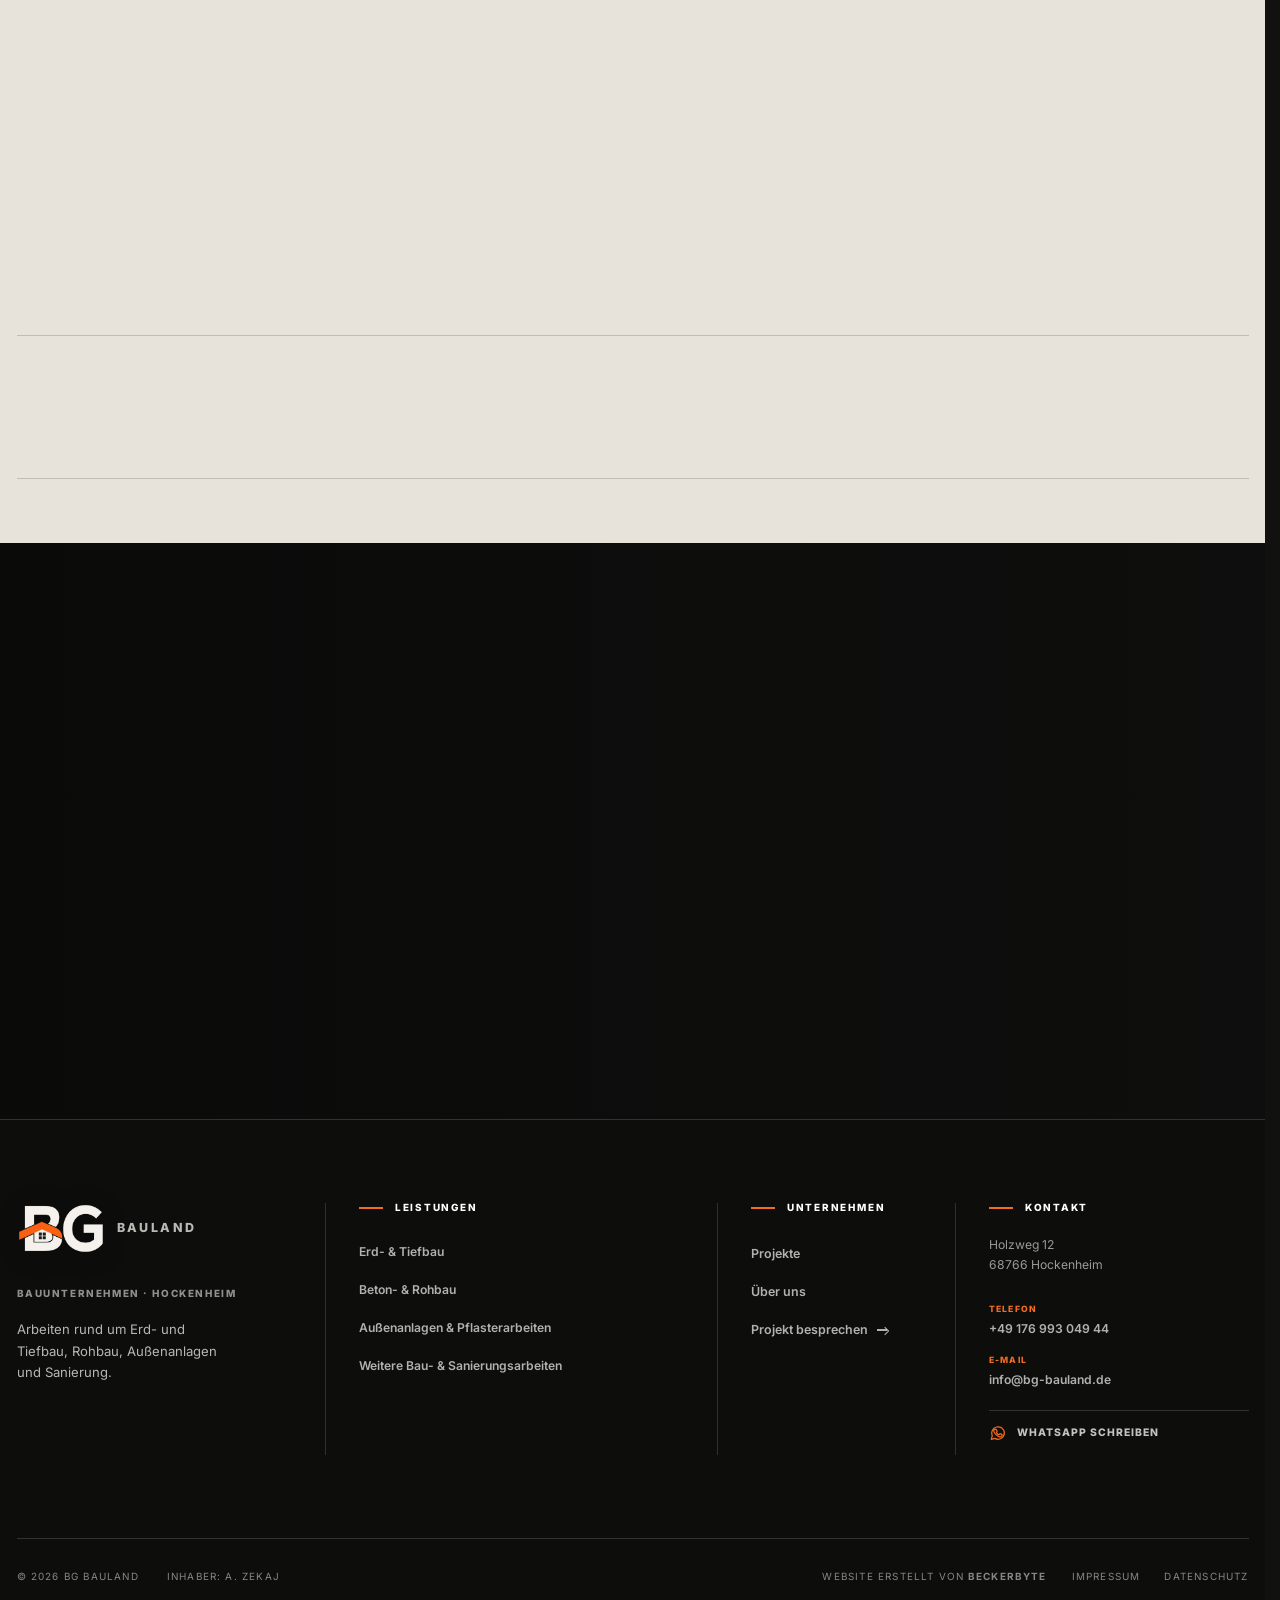
<file: abbrucharbeiten/index.html>
<!doctype html>
<html lang="de">
<head>
  <meta charset="utf-8">
  <meta name="viewport" content="width=device-width, initial-scale=1">
  <title>Weiterleitung | BG Bauland</title>
  <meta name="robots" content="noindex">
  <link rel="canonical" href="https://bgbauland.github.io/bg-bauland/bau-sanierungsarbeiten/">
  <meta http-equiv="refresh" content="0; url=../bau-sanierungsarbeiten/">
</head>
<body>
  <p>Die Seite wurde verschoben. <a href="../bau-sanierungsarbeiten/">Zu den Bau- &amp; Sanierungsarbeiten</a></p>
</body>
</html>
</file>
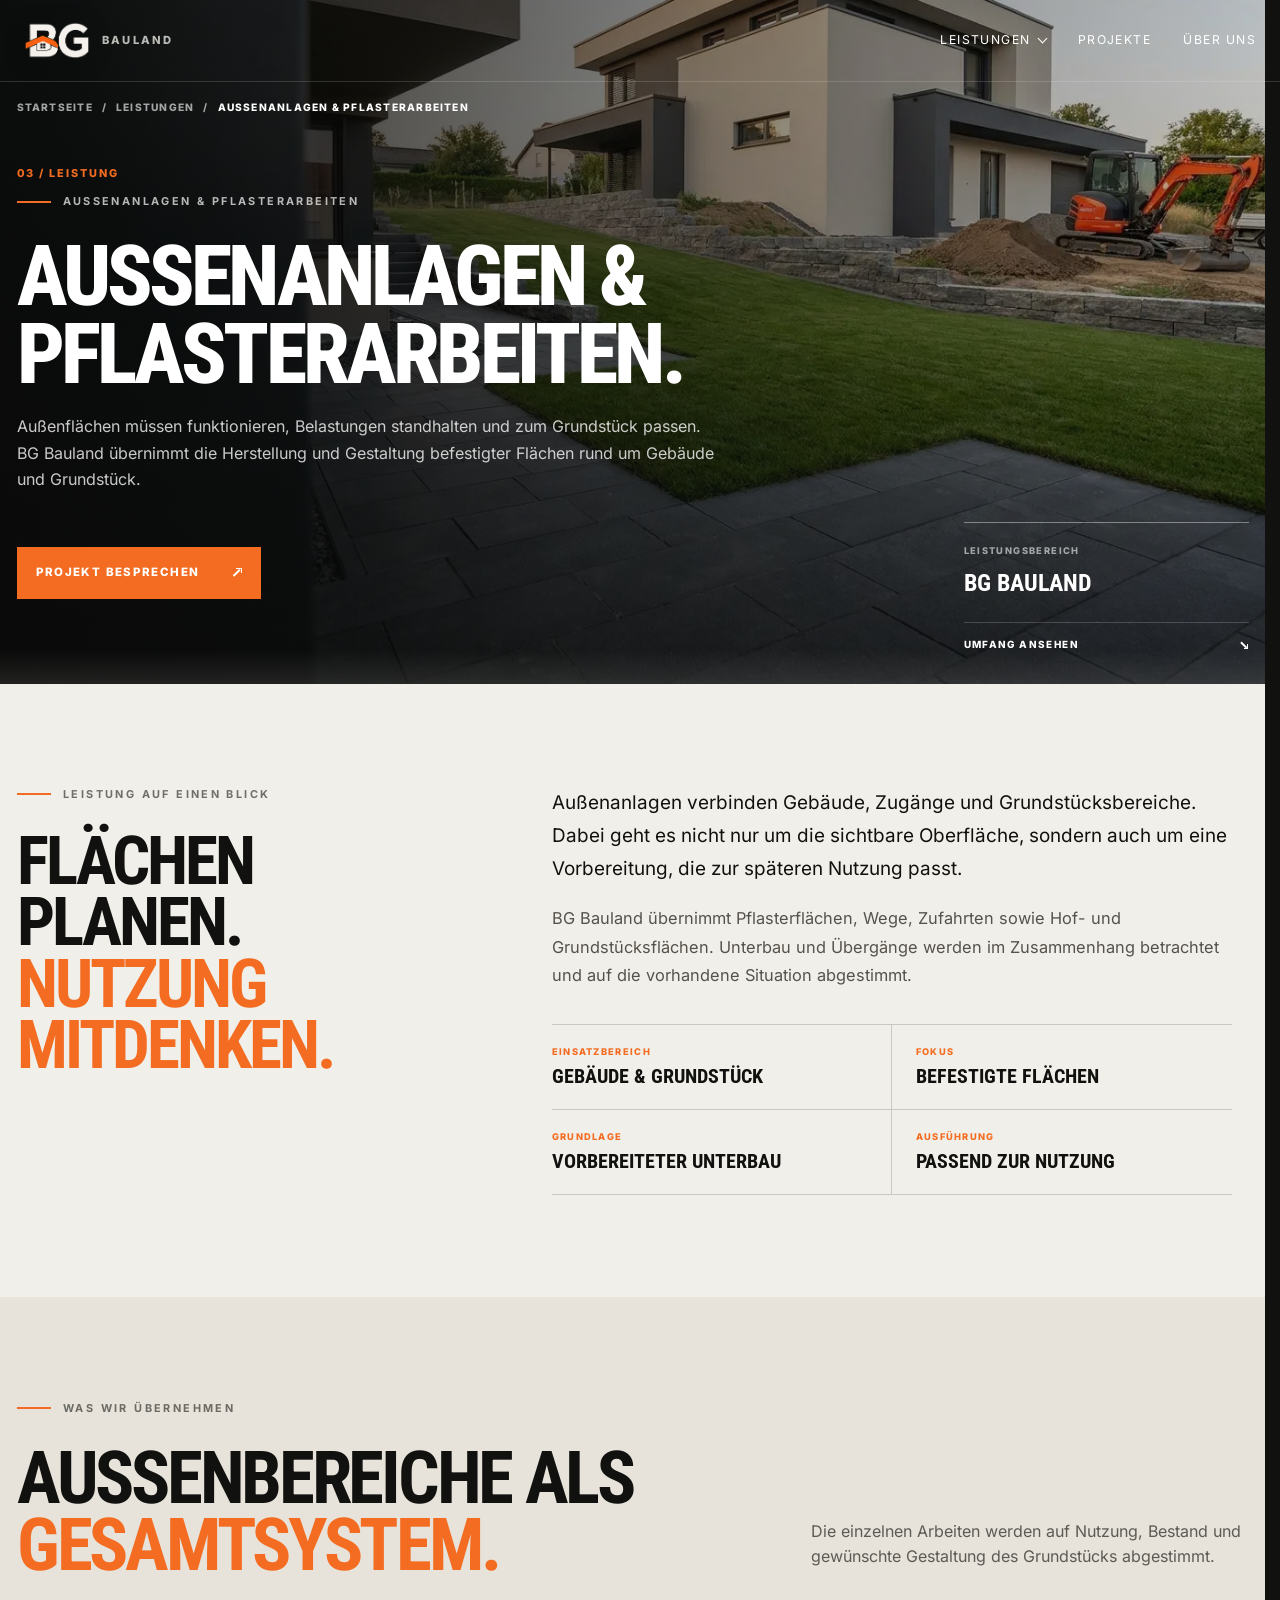
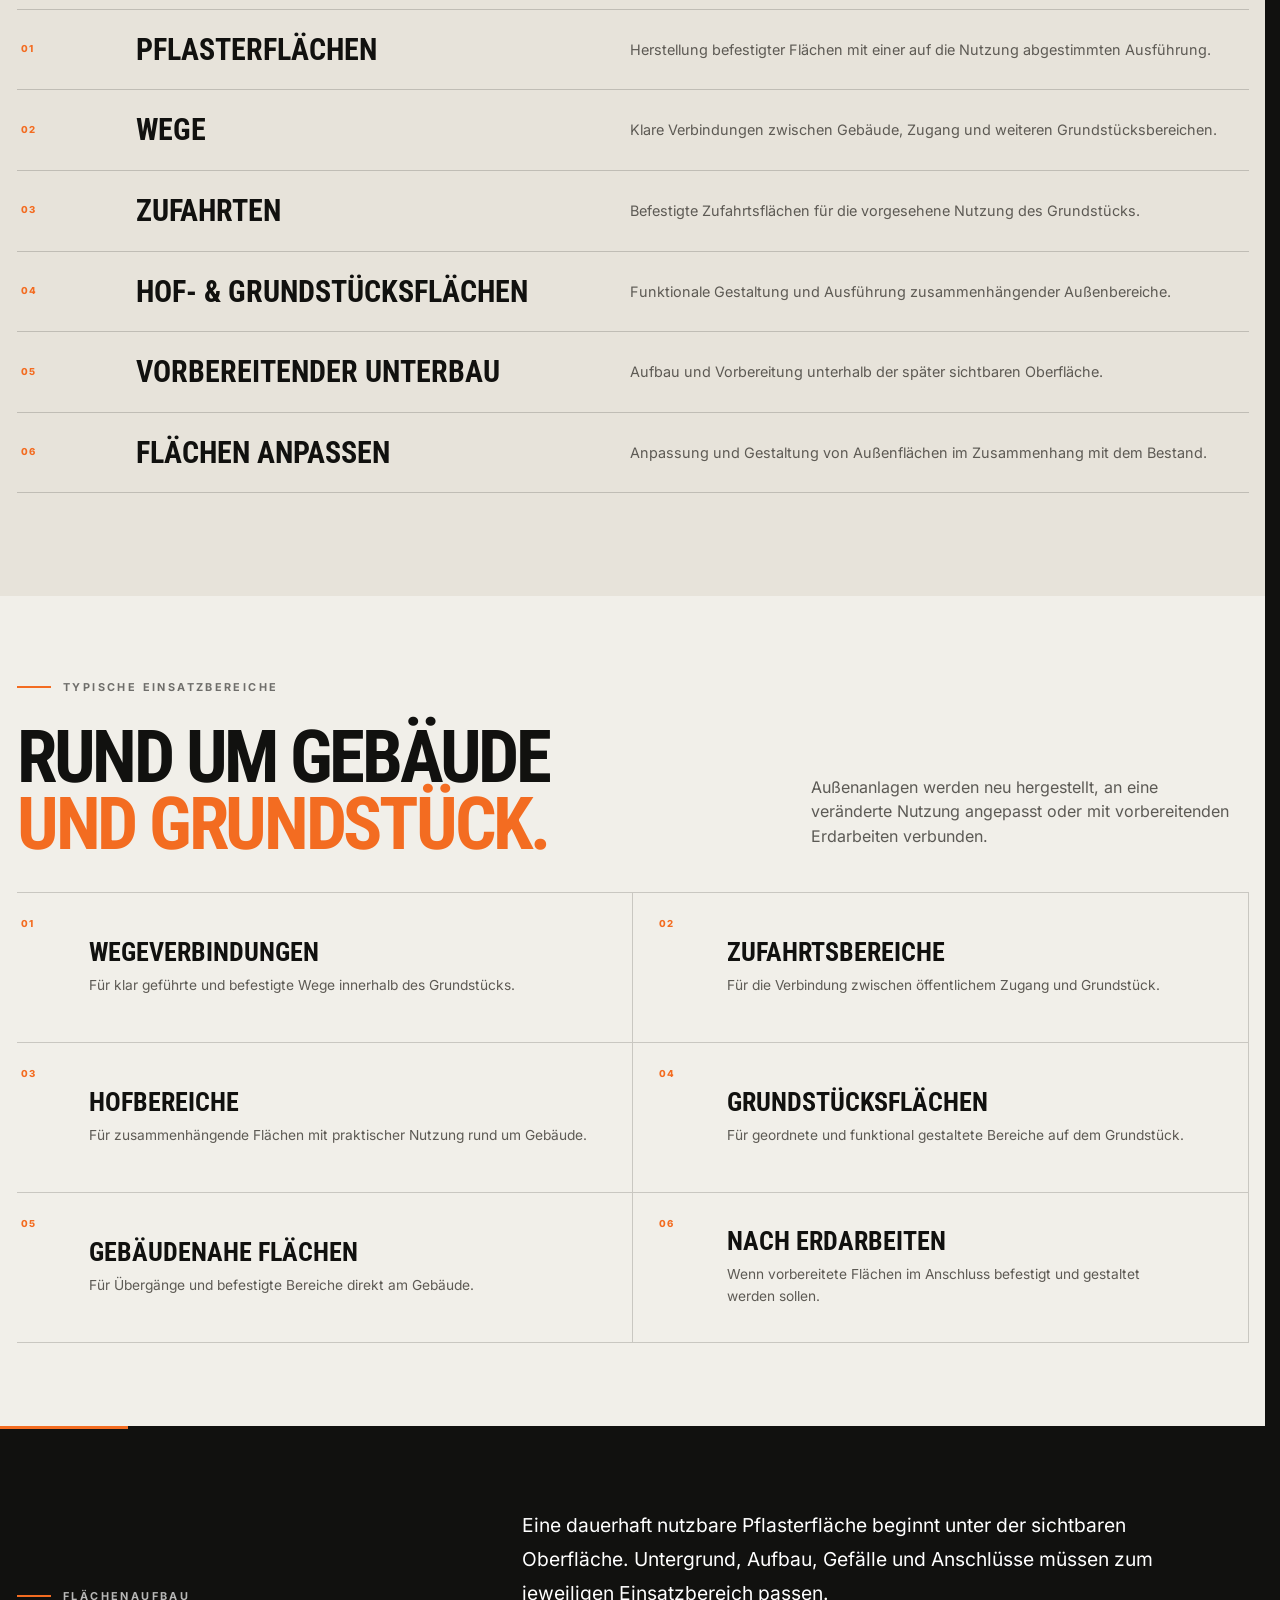
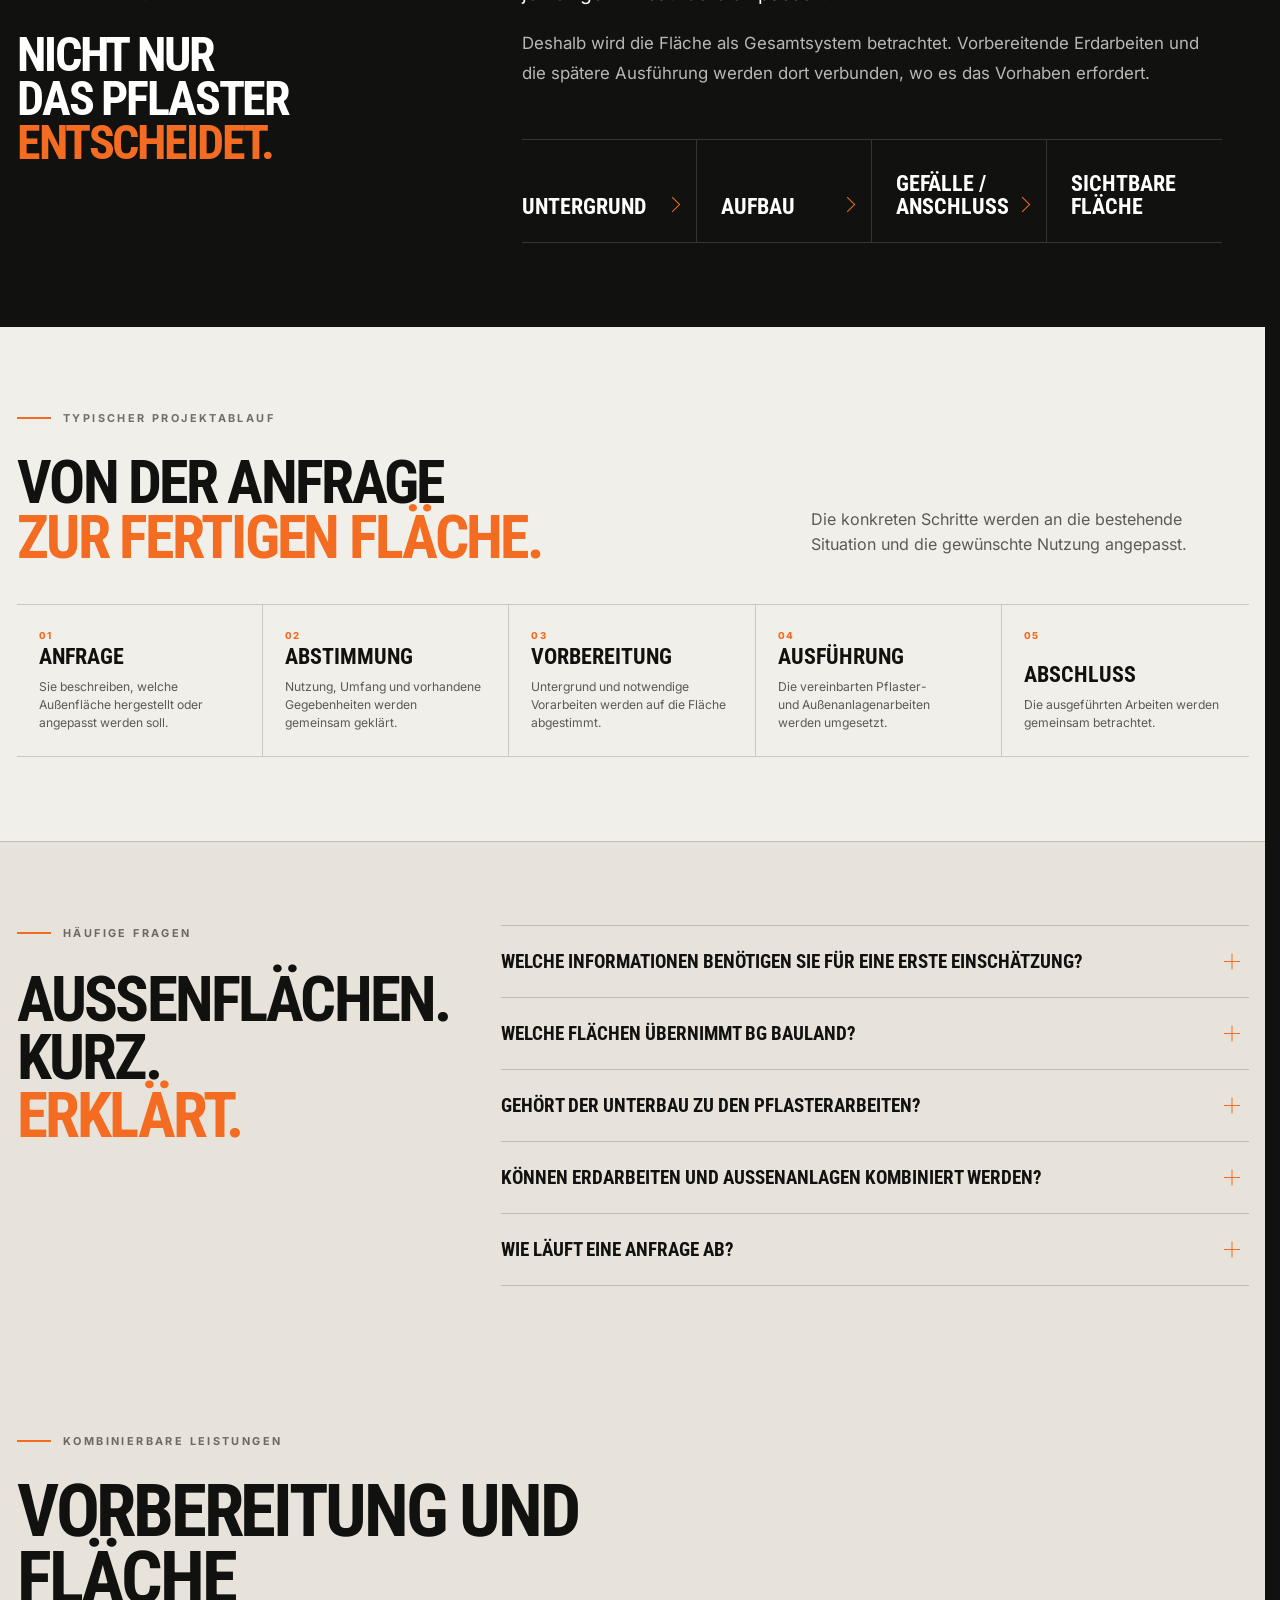
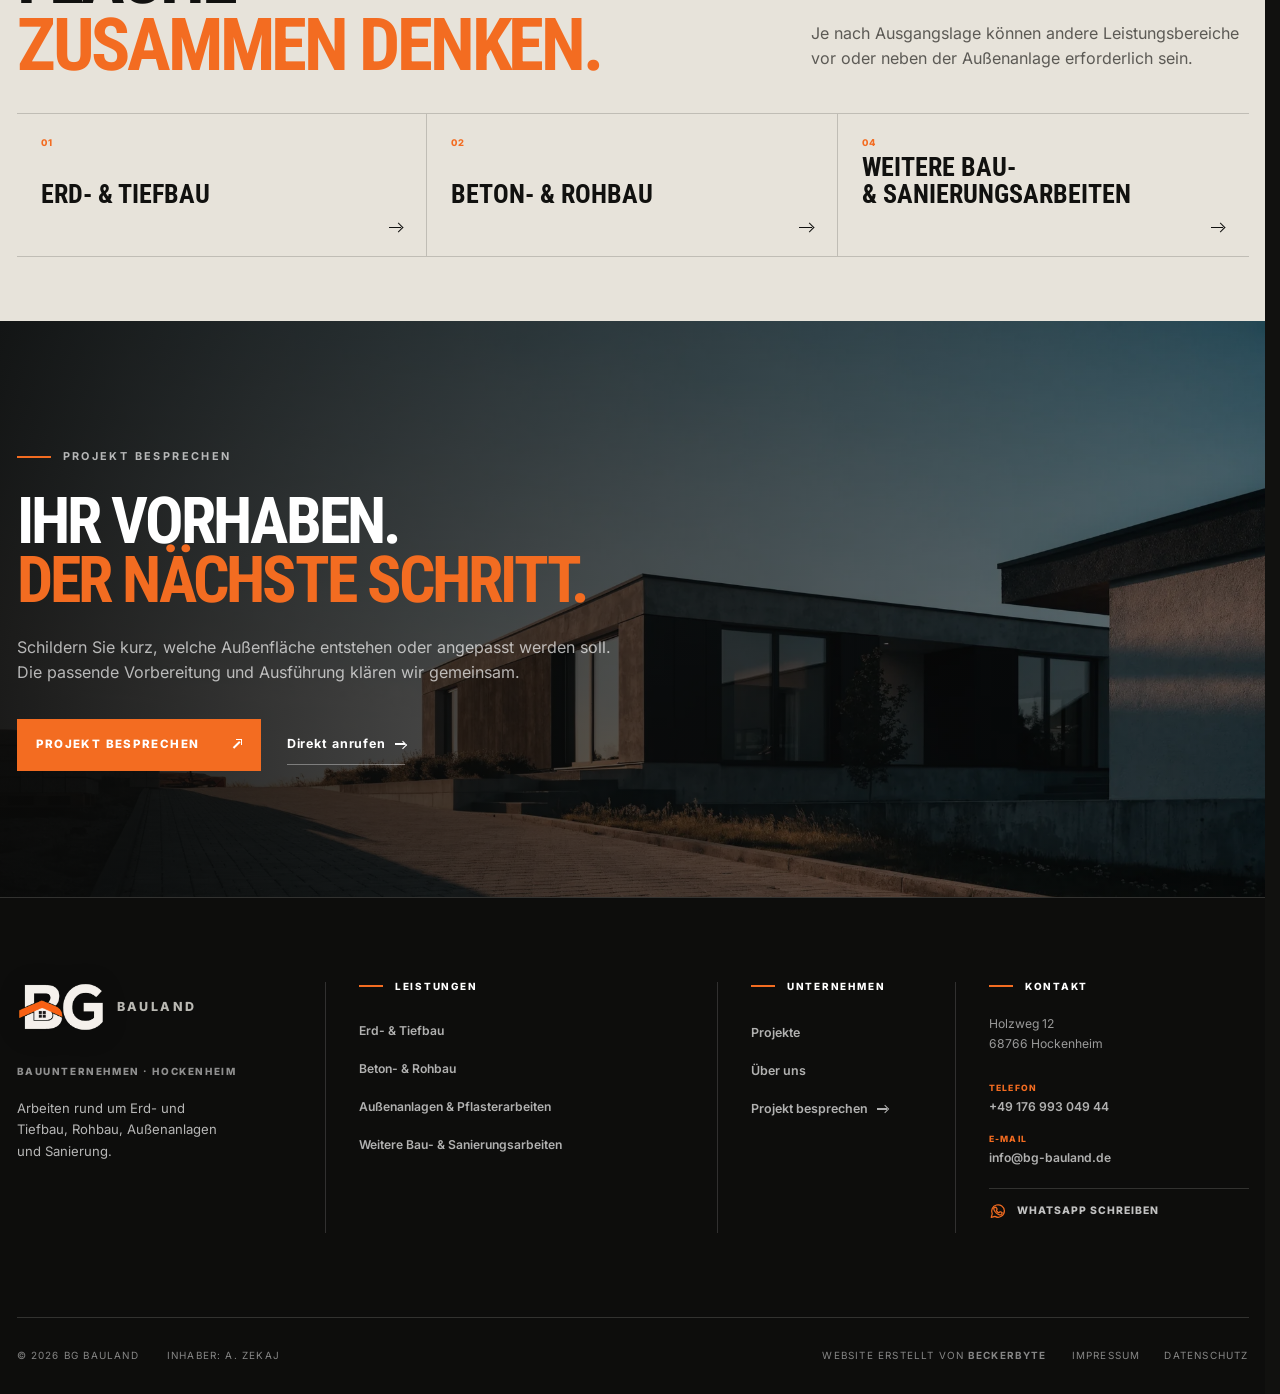
<file: aussenanlagen/index.html>
<!doctype html>
<html lang="de">
<head>
  <meta charset="utf-8">
  <meta name="viewport" content="width=device-width, initial-scale=1">
  <title>Außenanlagen &amp; Pflasterarbeiten in Hockenheim | BG Bauland</title>
  <meta name="description" content="Außenanlagen und Pflasterarbeiten von BG Bauland: Pflasterflächen, Wege, Zufahrten, Höfe, Unterbau und Grundstücksflächen.">
  <meta name="theme-color" content="#11110f">
  <link rel="icon" href="../assets/images/bg-logo.png?v=2" type="image/png">
  <link rel="canonical" href="https://bgbauland.github.io/bg-bauland/aussenanlagen/">
  <meta property="og:type" content="website">
  <meta property="og:locale" content="de_DE">
  <meta property="og:title" content="Außenanlagen &amp; Pflasterarbeiten | BG Bauland">
  <meta property="og:description" content="Befestigte Flächen und Außenanlagen rund um Gebäude und Grundstück – passend vorbereitet und ausgeführt.">
  <meta property="og:url" content="https://bgbauland.github.io/bg-bauland/aussenanlagen/">
  <meta property="og:image" content="https://bgbauland.github.io/bg-bauland/assets/images/service-aussenanlagen.webp">
  <link rel="preload" as="image" href="../assets/images/service-aussenanlagen.webp" fetchpriority="high">
  <link rel="preload" href="../assets/fonts/inter-latin.woff2?v=1" as="font" type="font/woff2" crossorigin>
  <link rel="preload" href="../assets/fonts/roboto-condensed-latin.woff2?v=1" as="font" type="font/woff2" crossorigin>
  <link rel="stylesheet" href="../styles.css?v=38">
  <script src="../app.js?v=17" defer></script>
</head>
<body class="service-page service-page-editorial">
  <a class="skip-link" href="#main-content">Zum Inhalt springen</a>
  <header class="site-header" data-header>
    <a class="brand" href="../index.html#top" aria-label="BG Bauland – Startseite"><img class="brand-logo" src="../assets/images/bg-logo.png?v=2" alt="" width="1145" height="659"><span class="brand-name" aria-hidden="true">Bauland</span></a>
    <button class="menu-toggle" type="button" aria-expanded="false" aria-controls="site-nav"><span class="sr-only">Navigation öffnen</span><span></span><span></span></button>
    <nav id="site-nav" class="site-nav" aria-label="Hauptnavigation"><div class="nav-services" data-service-nav><button class="nav-services-toggle" type="button" aria-expanded="false" aria-controls="service-menu">Leistungen <span class="nav-chevron" aria-hidden="true"></span></button><div class="nav-services-menu" id="service-menu"><a href="../erd-tiefbau/">Erd- &amp; Tiefbau</a><a href="../beton-rohbau/">Beton- &amp; Rohbau</a><a href="../aussenanlagen/" aria-current="page">Außenanlagen &amp; Pflasterarbeiten</a><a href="../bau-sanierungsarbeiten/">Weitere Bau- &amp; Sanierungsarbeiten</a></div></div><a href="../projekte/">Projekte</a><a href="../ueber-uns/">Über uns</a></nav>
  </header>
  <main id="main-content">
    <section class="service-hero page-chapter" id="top" aria-labelledby="page-title">
      <img src="../assets/images/service-aussenanlagen.webp" width="1376" height="768" alt="Gestaltete Außenanlage mit Wegen und Pflasterflächen" fetchpriority="high" decoding="async">
      <div class="service-hero-shade" aria-hidden="true"></div>
      <div class="service-hero-content shell">
        <nav class="service-breadcrumb" aria-label="Breadcrumb"><a href="../index.html#top">Startseite</a><span aria-hidden="true">/</span><a href="../index.html#leistungen">Leistungen</a><span aria-hidden="true">/</span><span aria-current="page">Außenanlagen &amp; Pflasterarbeiten</span></nav>
        <span class="service-number">03 / Leistung</span>
        <p class="eyebrow"><span></span> Außenanlagen &amp; Pflasterarbeiten</p>
        <h1 id="page-title" class="service-hero-title-long">Außenanlagen &amp;<br>Pflaster&shy;arbeiten.</h1>
        <p class="hero-lead">Außenflächen müssen funktionieren, Belastungen standhalten und zum Grundstück passen. BG Bauland übernimmt die Herstellung und Gestaltung befestigter Flächen rund um Gebäude und Grundstück.</p>
        <div class="service-hero-actions"><a class="button button-primary" href="../index.html#kontakt">Projekt besprechen <span class="arrow-icon arrow-up" aria-hidden="true"></span></a></div>
        <aside class="service-hero-meta" aria-label="Leistung einordnen"><small>Leistungsbereich</small><strong>BG Bauland</strong><a href="#leistungsumfang">Umfang ansehen <span class="arrow-icon arrow-down" aria-hidden="true"></span></a></aside>
      </div>
    </section>

    <div class="page-chapter service-overview-chapter">
    <section class="service-intro" aria-labelledby="intro-title">
      <div class="shell service-intro-grid">
        <div class="reveal"><p class="eyebrow eyebrow-dark"><span></span> Leistung auf einen Blick</p><h2 id="intro-title">Flächen planen.<br><em>Nutzung mitdenken.</em></h2></div>
        <div class="service-copy reveal">
          <p>Außenanlagen verbinden Gebäude, Zugänge und Grundstücksbereiche. Dabei geht es nicht nur um die sichtbare Oberfläche, sondern auch um eine Vorbereitung, die zur späteren Nutzung passt.</p>
          <p>BG Bauland übernimmt Pflasterflächen, Wege, Zufahrten sowie Hof- und Grundstücksflächen. Unterbau und Übergänge werden im Zusammenhang betrachtet und auf die vorhandene Situation abgestimmt.</p>
          <div class="service-keyfacts"><div><small>Einsatzbereich</small><strong>Gebäude &amp; Grundstück</strong></div><div><small>Fokus</small><strong>Befestigte Flächen</strong></div><div><small>Grundlage</small><strong>Vorbereiteter Unterbau</strong></div><div><small>Ausführung</small><strong>Passend zur Nutzung</strong></div></div>
        </div>
      </div>
    </section>

    <section class="service-scope" id="leistungsumfang" aria-labelledby="scope-title">
      <div class="shell">
        <div class="service-scope-head reveal"><div><p class="eyebrow eyebrow-dark"><span></span> Was wir übernehmen</p><h2 id="scope-title">Außenbereiche als<br><em>Gesamtsystem.</em></h2></div><p>Die einzelnen Arbeiten werden auf Nutzung, Bestand und gewünschte Gestaltung des Grundstücks abgestimmt.</p></div>
        <div class="scope-grid scope-grid--editorial">
          <article class="scope-item reveal"><span>01</span><h3>Pflasterflächen</h3><p>Herstellung befestigter Flächen mit einer auf die Nutzung abgestimmten Ausführung.</p></article>
          <article class="scope-item reveal"><span>02</span><h3>Wege</h3><p>Klare Verbindungen zwischen Gebäude, Zugang und weiteren Grundstücksbereichen.</p></article>
          <article class="scope-item reveal"><span>03</span><h3>Zufahrten</h3><p>Befestigte Zufahrtsflächen für die vorgesehene Nutzung des Grundstücks.</p></article>
          <article class="scope-item reveal"><span>04</span><h3>Hof- &amp; Grundstücksflächen</h3><p>Funktionale Gestaltung und Ausführung zusammenhängender Außenbereiche.</p></article>
          <article class="scope-item reveal"><span>05</span><h3>Vorbereitender Unterbau</h3><p>Aufbau und Vorbereitung unterhalb der später sichtbaren Oberfläche.</p></article>
          <article class="scope-item reveal"><span>06</span><h3>Flächen anpassen</h3><p>Anpassung und Gestaltung von Außenflächen im Zusammenhang mit dem Bestand.</p></article>
        </div>
      </div>
    </section>

    </div>

    <section class="service-content-section page-chapter service-uses-chapter" aria-labelledby="uses-title">
      <div class="shell">
        <div class="service-section-head reveal"><div><p class="eyebrow eyebrow-dark"><span></span> Typische Einsatzbereiche</p><h2 id="uses-title">Rund um Gebäude<br><em>und Grundstück.</em></h2></div><p>Außenanlagen werden neu hergestellt, an eine veränderte Nutzung angepasst oder mit vorbereitenden Erdarbeiten verbunden.</p></div>
        <div class="service-card-grid service-use-list">
          <article class="service-info-card reveal"><span>01</span><h3>Wegeverbindungen</h3><p>Für klar geführte und befestigte Wege innerhalb des Grundstücks.</p></article>
          <article class="service-info-card reveal"><span>02</span><h3>Zufahrtsbereiche</h3><p>Für die Verbindung zwischen öffentlichem Zugang und Grundstück.</p></article>
          <article class="service-info-card reveal"><span>03</span><h3>Hofbereiche</h3><p>Für zusammenhängende Flächen mit praktischer Nutzung rund um Gebäude.</p></article>
          <article class="service-info-card reveal"><span>04</span><h3>Grundstücksflächen</h3><p>Für geordnete und funktional gestaltete Bereiche auf dem Grundstück.</p></article>
          <article class="service-info-card reveal"><span>05</span><h3>Gebäudenahe Flächen</h3><p>Für Übergänge und befestigte Bereiche direkt am Gebäude.</p></article>
          <article class="service-info-card reveal"><span>06</span><h3>Nach Erdarbeiten</h3><p>Wenn vorbereitete Flächen im Anschluss befestigt und gestaltet werden sollen.</p></article>
        </div>
      </div>
    </section>

    <section class="service-focus page-chapter service-signature-chapter" aria-labelledby="focus-title">
      <div class="shell service-focus-grid">
        <div class="reveal"><p class="eyebrow"><span></span> Flächenaufbau</p><h2 id="focus-title">Nicht nur<br>das Pflaster<br><em>entscheidet.</em></h2></div>
        <div class="service-focus-copy reveal"><p>Eine dauerhaft nutzbare Pflasterfläche beginnt unter der sichtbaren Oberfläche. Untergrund, Aufbau, Gefälle und Anschlüsse müssen zum jeweiligen Einsatzbereich passen.</p><p>Deshalb wird die Fläche als Gesamtsystem betrachtet. Vorbereitende Erdarbeiten und die spätere Ausführung werden dort verbunden, wo es das Vorhaben erfordert.</p><div class="service-chain service-chain--four"><span>Untergrund</span><span>Aufbau</span><span>Gefälle / Anschluss</span><span>Sichtbare Fläche</span></div></div>
      </div>
    </section>

    <section class="service-process-section page-chapter service-process-chapter" aria-labelledby="process-title">
      <div class="shell">
        <div class="service-section-head reveal"><div><p class="eyebrow eyebrow-dark"><span></span> Typischer Projektablauf</p><h2 id="process-title">Von der Anfrage<br><em>zur fertigen Fläche.</em></h2></div><p>Die konkreten Schritte werden an die bestehende Situation und die gewünschte Nutzung angepasst.</p></div>
        <div class="service-process-grid service-process-axis">
          <article class="service-process-step reveal"><span>01</span><div><h3>Anfrage</h3><p>Sie beschreiben, welche Außenfläche hergestellt oder angepasst werden soll.</p></div></article>
          <article class="service-process-step reveal"><span>02</span><div><h3>Abstimmung</h3><p>Nutzung, Umfang und vorhandene Gegebenheiten werden gemeinsam geklärt.</p></div></article>
          <article class="service-process-step reveal"><span>03</span><div><h3>Vorbereitung</h3><p>Untergrund und notwendige Vorarbeiten werden auf die Fläche abgestimmt.</p></div></article>
          <article class="service-process-step reveal"><span>04</span><div><h3>Ausführung</h3><p>Die vereinbarten Pflaster- und Außenanlagenarbeiten werden umgesetzt.</p></div></article>
          <article class="service-process-step reveal"><span>05</span><div><h3>Abschluss</h3><p>Die ausgeführten Arbeiten werden gemeinsam betrachtet.</p></div></article>
        </div>
      </div>
    </section>

    <section class="service-faq page-chapter service-faq-chapter" aria-labelledby="faq-title">
      <div class="shell faq-layout">
        <div class="reveal"><p class="eyebrow eyebrow-dark"><span></span> Häufige Fragen</p><h2 id="faq-title">Außenflächen.<br>Kurz.<br><em>Erklärt.</em></h2></div>
        <div class="faq-list reveal">
          <details class="faq-item"><summary>Welche Informationen benötigen Sie für eine erste Einschätzung?</summary><div class="faq-answer"><p>Hilfreich sind die gewünschte Nutzung, eine Beschreibung der vorhandenen Fläche und – falls vorhanden – Maße, Bilder oder Unterlagen. Weitere Details werden anschließend gemeinsam abgestimmt.</p></div></details>
          <details class="faq-item"><summary>Welche Flächen übernimmt BG Bauland?</summary><div class="faq-answer"><p>Zum beschriebenen Leistungsbereich gehören Pflasterflächen, Wege, Zufahrten sowie Hof- und Grundstücksflächen. Der konkrete Umfang richtet sich nach dem jeweiligen Vorhaben.</p></div></details>
          <details class="faq-item"><summary>Gehört der Unterbau zu den Pflasterarbeiten?</summary><div class="faq-answer"><p>Der vorbereitende Unterbau gehört zu den angebotenen Arbeiten. Welche Vorbereitung erforderlich ist, wird passend zur vorgesehenen Fläche und Nutzung abgestimmt.</p></div></details>
          <details class="faq-item"><summary>Können Erdarbeiten und Außenanlagen kombiniert werden?</summary><div class="faq-answer"><p>Ja. Wenn Gelände oder Grundstück zunächst vorbereitet werden müssen, können Erd- und Tiefbauarbeiten mit der anschließenden Außenflächengestaltung verbunden werden.</p></div></details>
          <details class="faq-item"><summary>Wie läuft eine Anfrage ab?</summary><div class="faq-answer"><p>Sie beschreiben die gewünschte Fläche und ihre Nutzung. Danach werden Ausgangslage, Umfang und notwendige Vorarbeiten geklärt, bevor die vereinbarten Arbeiten ausgeführt werden.</p></div></details>
        </div>
      </div>
    </section>

    <div class="page-chapter service-final-chapter">
    <section class="service-content-section is-muted" aria-labelledby="related-title">
      <div class="shell">
        <div class="service-section-head reveal"><div><p class="eyebrow eyebrow-dark"><span></span> Kombinierbare Leistungen</p><h2 id="related-title">Vorbereitung und Fläche<br><em>zusammen denken.</em></h2></div><p>Je nach Ausgangslage können andere Leistungsbereiche vor oder neben der Außenanlage erforderlich sein.</p></div>
        <div class="related-service-grid">
          <a class="related-service-card reveal" href="../erd-tiefbau/"><small>01</small><strong>Erd- &amp; Tiefbau</strong><span class="arrow-icon arrow-right" aria-hidden="true"></span></a>
          <a class="related-service-card reveal" href="../beton-rohbau/"><small>02</small><strong>Beton- &amp; Rohbau</strong><span class="arrow-icon arrow-right" aria-hidden="true"></span></a>
          <a class="related-service-card reveal" href="../bau-sanierungsarbeiten/"><small>04</small><strong>Weitere Bau- &amp; Sanierungsarbeiten</strong><span class="arrow-icon arrow-right" aria-hidden="true"></span></a>
        </div>
      </div>
    </section>

    <section class="service-cta" aria-labelledby="cta-title"><img src="../assets/images/contact-project.webp" width="1920" height="1080" loading="lazy" decoding="async" alt="Moderne Immobilie mit gestalteter Außenanlage"><div class="service-cta-shade" aria-hidden="true"></div><div class="service-cta-content shell reveal"><p class="eyebrow"><span></span> Projekt besprechen</p><h2 id="cta-title">Ihr Vorhaben.<br><em>Der nächste Schritt.</em></h2><p>Schildern Sie kurz, welche Außenfläche entstehen oder angepasst werden soll. Die passende Vorbereitung und Ausführung klären wir gemeinsam.</p><div class="service-cta-actions"><a class="button button-primary" href="../index.html#kontakt">Projekt besprechen <span class="arrow-icon arrow-up" aria-hidden="true"></span></a><a class="text-link" href="tel:+4917699304944">Direkt anrufen <span class="arrow-icon arrow-right" aria-hidden="true"></span></a></div></div></section>
    </div>
  </main>
  <footer class="site-footer">
    <div class="shell footer-main">
      <div class="footer-brand-block">
        <a class="brand brand-footer" href="../index.html#top" aria-label="BG Bauland – Startseite"><img class="brand-logo" src="../assets/images/bg-logo.png?v=2" alt="" width="1145" height="659"><span class="brand-name" aria-hidden="true">Bauland</span></a>
        <p class="footer-kicker">Bauunternehmen · Hockenheim</p>
        <p class="footer-summary">Arbeiten rund um Erd- und Tiefbau, Rohbau, Außenanlagen und Sanierung.</p>
      </div>
      <nav class="footer-column footer-services" aria-label="Leistungen im Footer">
        <h2>Leistungen</h2>
        <a href="../erd-tiefbau/"><strong>Erd- &amp; Tiefbau</strong></a>
        <a href="../beton-rohbau/"><strong>Beton- &amp; Rohbau</strong></a>
        <a href="../aussenanlagen/"><strong>Außenanlagen &amp; Pflasterarbeiten</strong></a>
        <a href="../bau-sanierungsarbeiten/"><strong>Weitere Bau- &amp; Sanierungsarbeiten</strong></a>
      </nav>
      <nav class="footer-column footer-company" aria-label="Unternehmen im Footer">
        <h2>Unternehmen</h2>
        <a href="../projekte/">Projekte</a>
        <a href="../ueber-uns/">Über uns</a>
        <a href="../index.html#kontakt">Projekt besprechen <span class="arrow-icon arrow-right" aria-hidden="true"></span></a>
      </nav>
      <div class="footer-column footer-contact">
        <h2>Kontakt</h2>
        <address>Holzweg 12<br>68766 Hockenheim</address>
        <a class="footer-contact-link" href="tel:+4917699304944"><span>Telefon</span><strong>+49 176 993 049 44</strong></a>
        <a class="footer-contact-link" href="mailto:info@bg-bauland.de"><span>E-Mail</span><strong>info@bg-bauland.de</strong></a>
        <a class="footer-whatsapp" href="https://wa.me/4917699304944?text=Hallo%20BG%20Bauland%2C%20ich%20m%C3%B6chte%20ein%20Projekt%20besprechen." target="_blank" rel="noopener noreferrer" aria-label="BG Bauland über WhatsApp kontaktieren"><svg class="whatsapp-icon" viewBox="0 0 24 24" aria-hidden="true"><path d="M20.5 11.7a8.5 8.5 0 0 1-12.6 7.5L3 20.5l1.3-4.7A8.5 8.5 0 1 1 20.5 11.7Z"/><path d="M8.2 7.5c.2-.4.4-.4.7-.4h.5c.2 0 .4.1.5.4l.8 1.9c.1.3.1.5-.1.7l-.7.8c-.2.2-.1.4 0 .6.7 1.2 1.7 2.2 3 2.8.2.1.4.1.6-.1l.9-1.1c.2-.2.4-.3.7-.1l2 .9c.3.1.4.3.4.5 0 .5-.2 1.5-1 2.1-.6.5-1.4.8-2.4.6-1.1-.2-2.5-.7-4.3-2.3-2.1-1.9-3.4-4.2-3.5-5.9 0-.6.2-1 .4-1.4.3-.3.7-.6 1.5-.6Z"/></svg><span>WhatsApp schreiben</span></a>
      </div>
    </div>
    <div class="shell footer-bottom"><div class="footer-meta"><span>© <span data-year></span> BG Bauland</span><span>Inhaber: A. Zekaj</span></div><a class="site-credit" href="https://www.beckerbyte.com/" target="_blank" rel="noopener noreferrer">Website erstellt von <strong>beckerbyte</strong></a><nav aria-label="Rechtliche Hinweise"><a href="../impressum.html">Impressum</a><a href="../datenschutz.html">Datenschutz</a></nav></div>
  </footer>
</body>
</html>
</file>
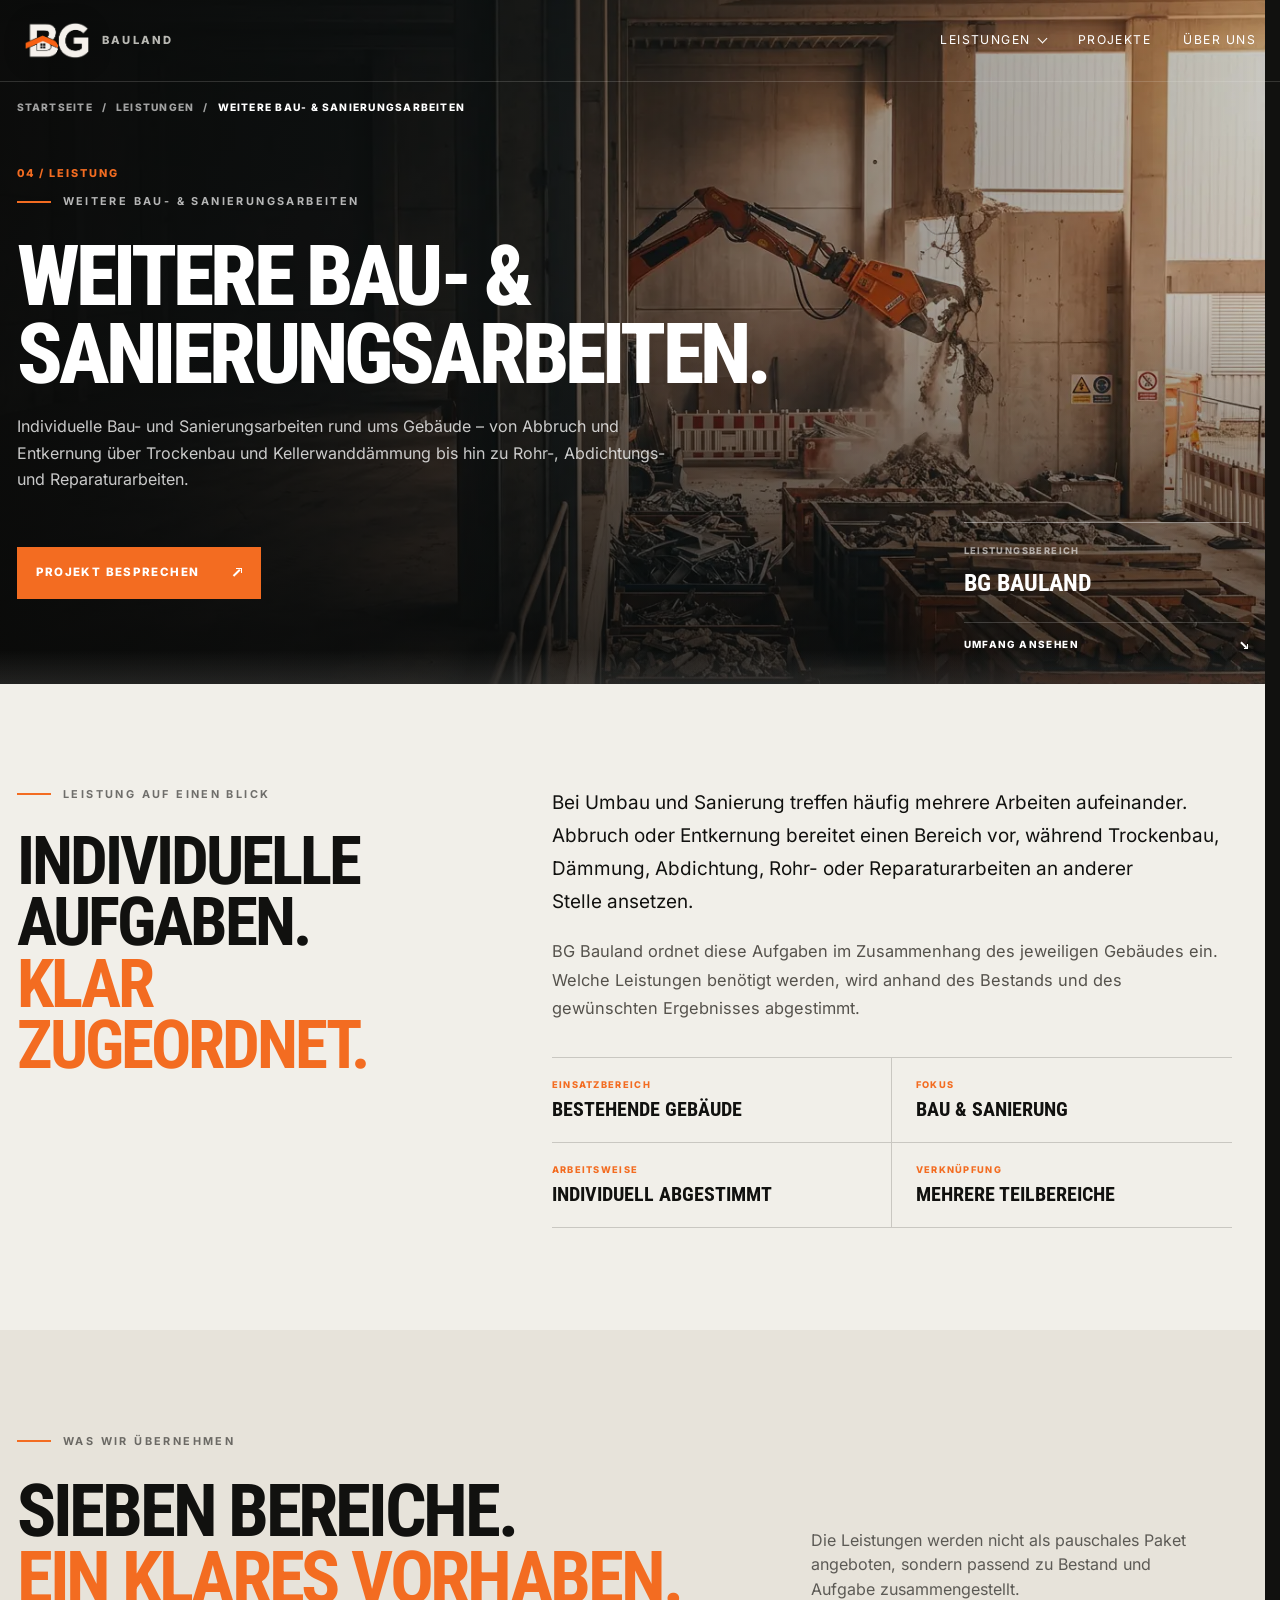
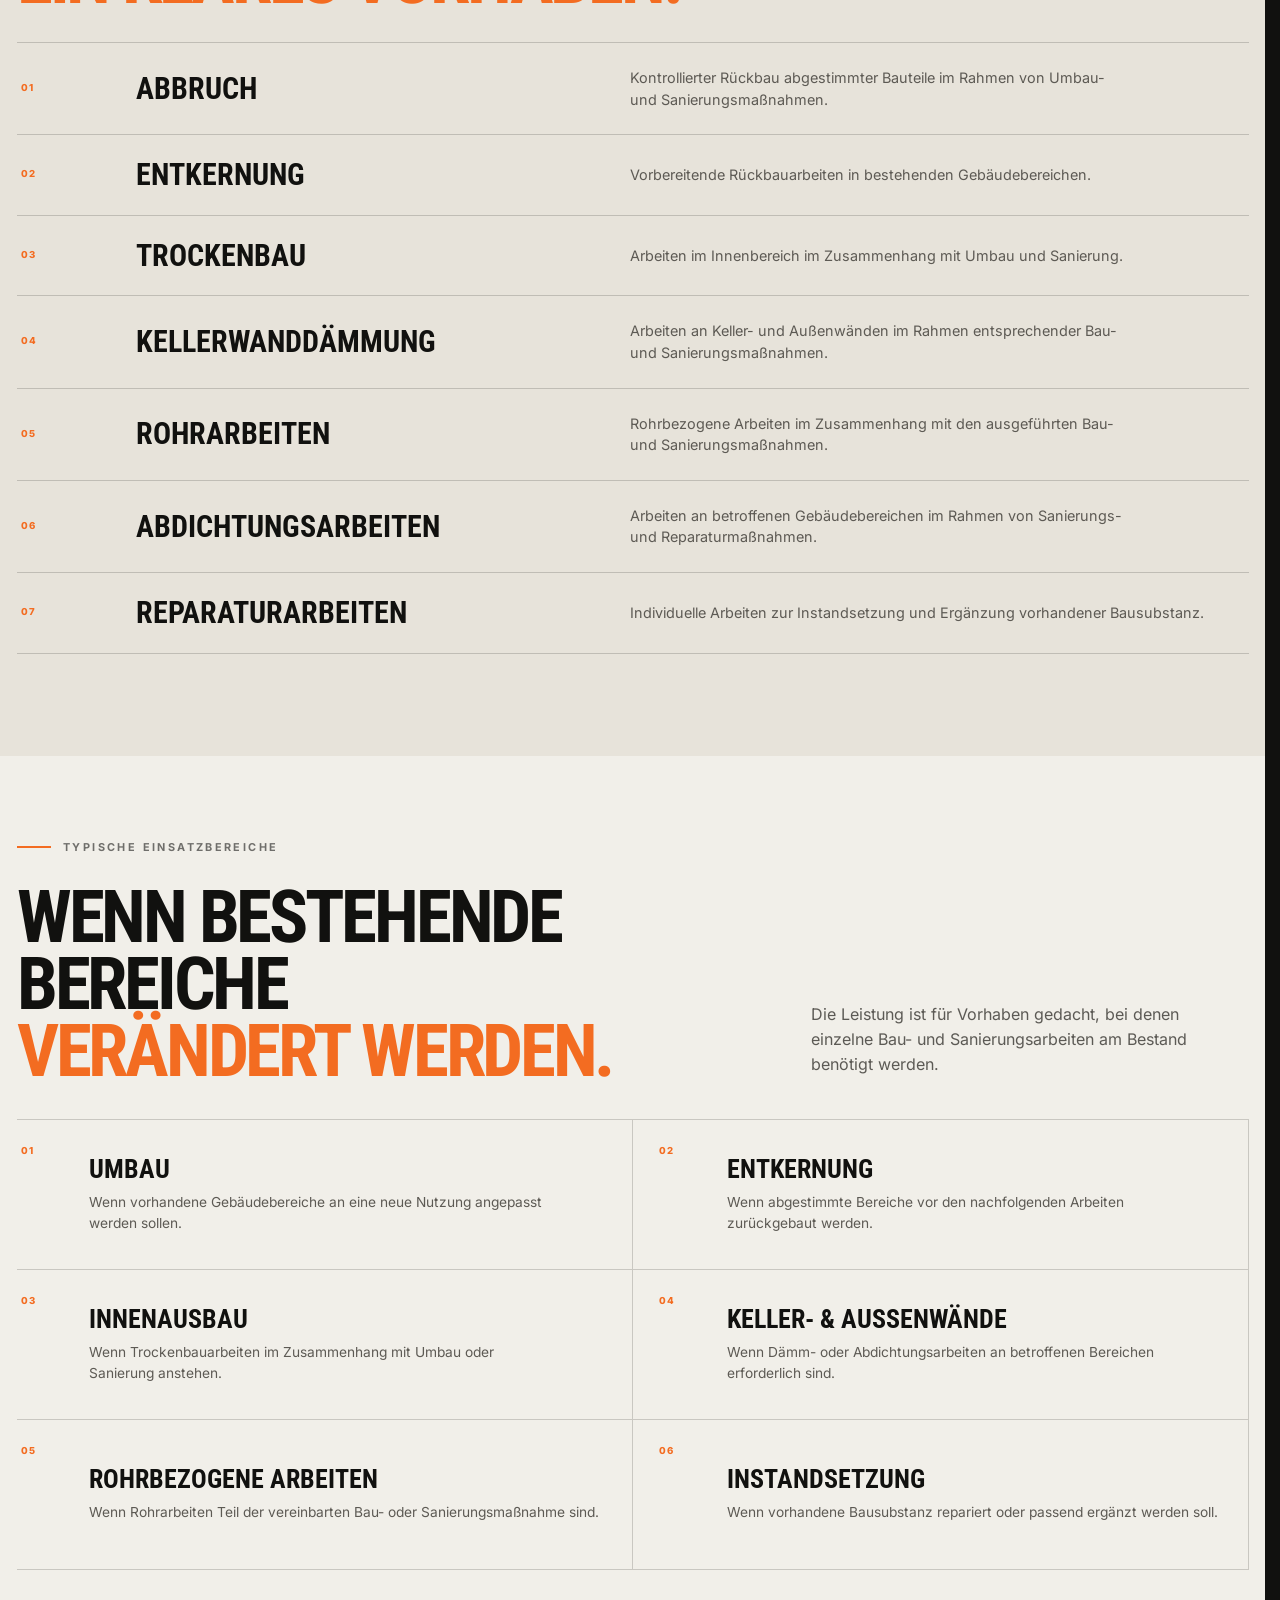
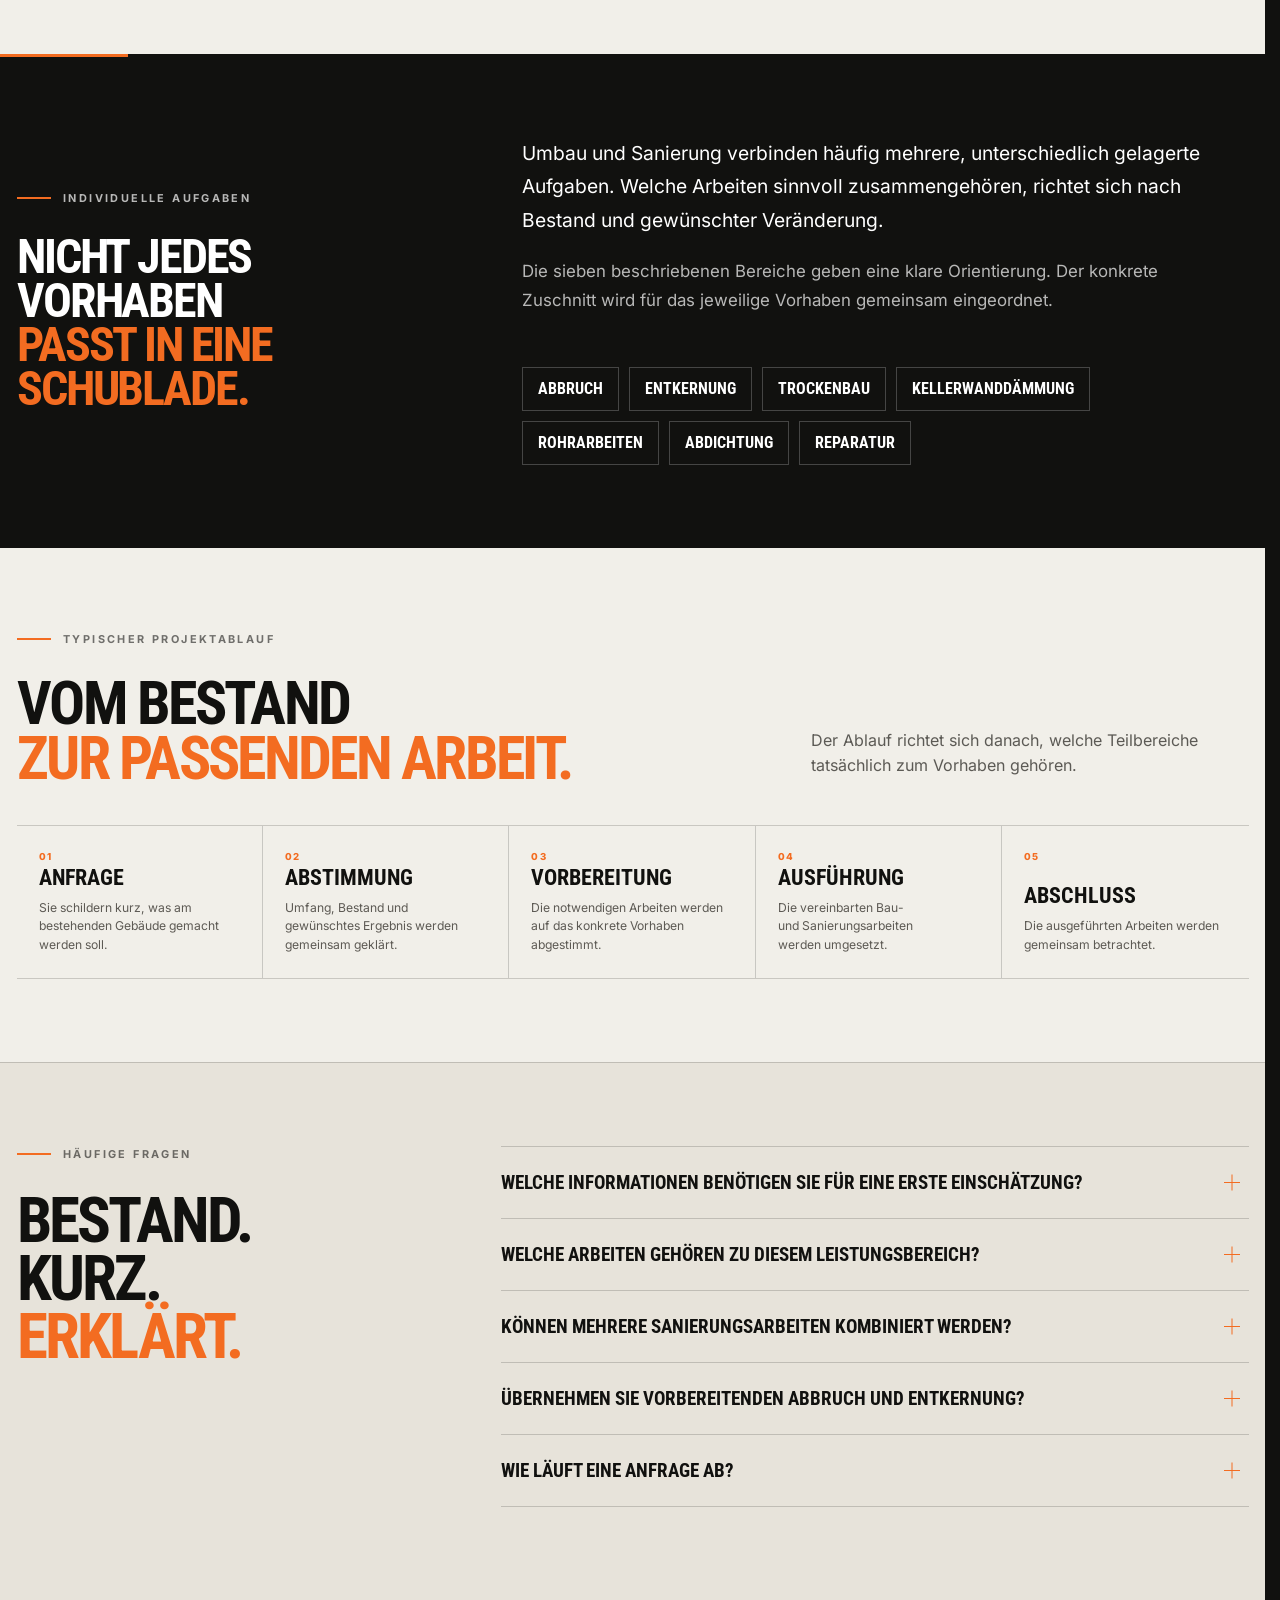
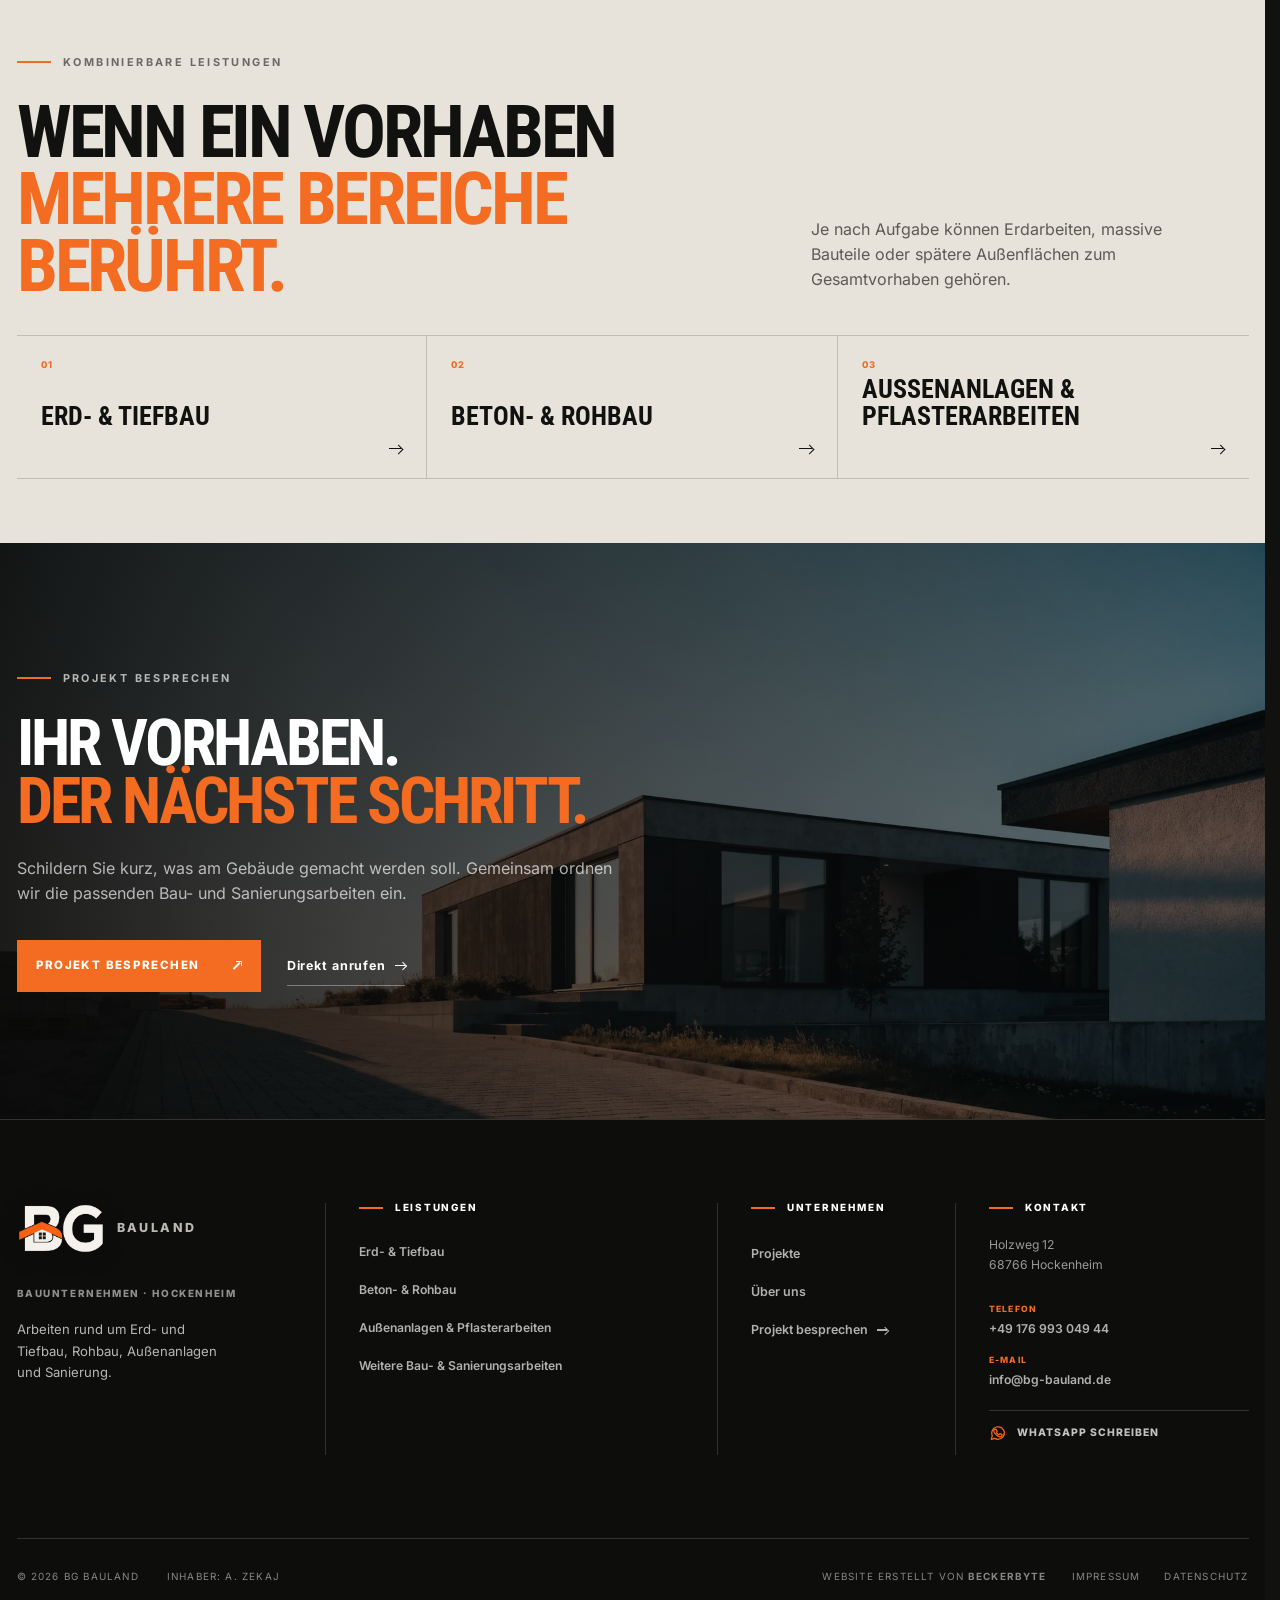
<file: bau-sanierungsarbeiten/index.html>
<!doctype html>
<html lang="de">
<head>
  <meta charset="utf-8">
  <meta name="viewport" content="width=device-width, initial-scale=1">
  <title>Bau- &amp; Sanierungsarbeiten | BG Bauland</title>
  <meta name="description" content="Weitere Bau- und Sanierungsarbeiten von BG Bauland: Abbruch, Entkernung, Trockenbau, Kellerwanddämmung, Rohr-, Abdichtungs- und Reparaturarbeiten.">
  <meta name="theme-color" content="#11110f">
  <link rel="icon" href="../assets/images/bg-logo.png?v=2" type="image/png">
  <link rel="canonical" href="https://bgbauland.github.io/bg-bauland/bau-sanierungsarbeiten/">
  <meta property="og:type" content="website">
  <meta property="og:locale" content="de_DE">
  <meta property="og:title" content="Weitere Bau- &amp; Sanierungsarbeiten | BG Bauland">
  <meta property="og:description" content="Individuelle Bau- und Sanierungsarbeiten rund um bestehende Gebäude – passend zum konkreten Vorhaben.">
  <meta property="og:url" content="https://bgbauland.github.io/bg-bauland/bau-sanierungsarbeiten/">
  <meta property="og:image" content="https://bgbauland.github.io/bg-bauland/assets/images/service-abbrucharbeiten.webp">
  <link rel="preload" as="image" href="../assets/images/service-abbrucharbeiten.webp" fetchpriority="high">
  <link rel="preload" href="../assets/fonts/inter-latin.woff2?v=1" as="font" type="font/woff2" crossorigin>
  <link rel="preload" href="../assets/fonts/roboto-condensed-latin.woff2?v=1" as="font" type="font/woff2" crossorigin>
  <link rel="stylesheet" href="../styles.css?v=38">
  <script src="../app.js?v=17" defer></script>
</head>
<body class="service-page service-page-editorial">
  <a class="skip-link" href="#main-content">Zum Inhalt springen</a>
  <header class="site-header" data-header>
    <a class="brand" href="../index.html#top" aria-label="BG Bauland – Startseite"><img class="brand-logo" src="../assets/images/bg-logo.png?v=2" alt="" width="1145" height="659"><span class="brand-name" aria-hidden="true">Bauland</span></a>
    <button class="menu-toggle" type="button" aria-expanded="false" aria-controls="site-nav"><span class="sr-only">Navigation öffnen</span><span></span><span></span></button>
    <nav id="site-nav" class="site-nav" aria-label="Hauptnavigation"><div class="nav-services" data-service-nav><button class="nav-services-toggle" type="button" aria-expanded="false" aria-controls="service-menu">Leistungen <span class="nav-chevron" aria-hidden="true"></span></button><div class="nav-services-menu" id="service-menu"><a href="../erd-tiefbau/">Erd- &amp; Tiefbau</a><a href="../beton-rohbau/">Beton- &amp; Rohbau</a><a href="../aussenanlagen/">Außenanlagen &amp; Pflasterarbeiten</a><a href="../bau-sanierungsarbeiten/" aria-current="page">Weitere Bau- &amp; Sanierungsarbeiten</a></div></div><a href="../projekte/">Projekte</a><a href="../ueber-uns/">Über uns</a></nav>
  </header>
  <main id="main-content">
    <section class="service-hero page-chapter" id="top" aria-labelledby="page-title">
      <img src="../assets/images/service-abbrucharbeiten.webp" width="1376" height="768" alt="Vorbereitende Abbrucharbeit im Rahmen einer Gebäudesanierung" fetchpriority="high" decoding="async">
      <div class="service-hero-shade" aria-hidden="true"></div>
      <div class="service-hero-content shell">
        <nav class="service-breadcrumb" aria-label="Breadcrumb"><a href="../index.html#top">Startseite</a><span aria-hidden="true">/</span><a href="../index.html#leistungen">Leistungen</a><span aria-hidden="true">/</span><span aria-current="page">Weitere Bau- &amp; Sanierungsarbeiten</span></nav>
        <span class="service-number">04 / Leistung</span>
        <p class="eyebrow"><span></span> Weitere Bau- &amp; Sanierungsarbeiten</p>
        <h1 id="page-title" class="service-hero-title-long">Weitere Bau- &amp;<br>Sanierungs&shy;arbeiten.</h1>
        <p class="hero-lead">Individuelle Bau- und Sanierungsarbeiten rund ums Gebäude – von Abbruch und Entkernung über Trockenbau und Kellerwanddämmung bis hin zu Rohr-, Abdichtungs- und Reparaturarbeiten.</p>
        <div class="service-hero-actions"><a class="button button-primary" href="../index.html#kontakt">Projekt besprechen <span class="arrow-icon arrow-up" aria-hidden="true"></span></a></div>
        <aside class="service-hero-meta" aria-label="Leistung einordnen"><small>Leistungsbereich</small><strong>BG Bauland</strong><a href="#leistungsumfang">Umfang ansehen <span class="arrow-icon arrow-down" aria-hidden="true"></span></a></aside>
      </div>
    </section>

    <div class="page-chapter service-overview-chapter">
    <section class="service-intro" aria-labelledby="intro-title">
      <div class="shell service-intro-grid">
        <div class="reveal"><p class="eyebrow eyebrow-dark"><span></span> Leistung auf einen Blick</p><h2 id="intro-title">Individuelle Aufgaben.<br><em>Klar zugeordnet.</em></h2></div>
        <div class="service-copy reveal">
          <p>Bei Umbau und Sanierung treffen häufig mehrere Arbeiten aufeinander. Abbruch oder Entkernung bereitet einen Bereich vor, während Trockenbau, Dämmung, Abdichtung, Rohr- oder Reparaturarbeiten an anderer Stelle ansetzen.</p>
          <p>BG Bauland ordnet diese Aufgaben im Zusammenhang des jeweiligen Gebäudes ein. Welche Leistungen benötigt werden, wird anhand des Bestands und des gewünschten Ergebnisses abgestimmt.</p>
          <div class="service-keyfacts"><div><small>Einsatzbereich</small><strong>Bestehende Gebäude</strong></div><div><small>Fokus</small><strong>Bau &amp; Sanierung</strong></div><div><small>Arbeitsweise</small><strong>Individuell abgestimmt</strong></div><div><small>Verknüpfung</small><strong>Mehrere Teilbereiche</strong></div></div>
        </div>
      </div>
    </section>

    <section class="service-scope" id="leistungsumfang" aria-labelledby="scope-title">
      <div class="shell">
        <div class="service-scope-head reveal"><div><p class="eyebrow eyebrow-dark"><span></span> Was wir übernehmen</p><h2 id="scope-title">Sieben Bereiche.<br><em>Ein klares Vorhaben.</em></h2></div><p>Die Leistungen werden nicht als pauschales Paket angeboten, sondern passend zu Bestand und Aufgabe zusammengestellt.</p></div>
        <div class="scope-grid scope-grid--editorial">
          <article class="scope-item reveal"><span>01</span><h3>Abbruch</h3><p>Kontrollierter Rückbau abgestimmter Bauteile im Rahmen von Umbau- und Sanierungsmaßnahmen.</p></article>
          <article class="scope-item reveal"><span>02</span><h3>Entkernung</h3><p>Vorbereitende Rückbauarbeiten in bestehenden Gebäudebereichen.</p></article>
          <article class="scope-item reveal"><span>03</span><h3>Trockenbau</h3><p>Arbeiten im Innenbereich im Zusammenhang mit Umbau und Sanierung.</p></article>
          <article class="scope-item reveal"><span>04</span><h3>Kellerwand&shy;dämmung</h3><p>Arbeiten an Keller- und Außenwänden im Rahmen entsprechender Bau- und Sanierungsmaßnahmen.</p></article>
          <article class="scope-item reveal"><span>05</span><h3>Rohrarbeiten</h3><p>Rohrbezogene Arbeiten im Zusammenhang mit den ausgeführten Bau- und Sanierungsmaßnahmen.</p></article>
          <article class="scope-item reveal"><span>06</span><h3>Abdichtungs&shy;arbeiten</h3><p>Arbeiten an betroffenen Gebäudebereichen im Rahmen von Sanierungs- und Reparaturmaßnahmen.</p></article>
          <article class="scope-item reveal"><span>07</span><h3>Reparatur&shy;arbeiten</h3><p>Individuelle Arbeiten zur Instandsetzung und Ergänzung vorhandener Bausubstanz.</p></article>
        </div>
      </div>
    </section>

    </div>

    <section class="service-content-section page-chapter service-uses-chapter" aria-labelledby="uses-title">
      <div class="shell">
        <div class="service-section-head reveal"><div><p class="eyebrow eyebrow-dark"><span></span> Typische Einsatzbereiche</p><h2 id="uses-title">Wenn bestehende Bereiche<br><em>verändert werden.</em></h2></div><p>Die Leistung ist für Vorhaben gedacht, bei denen einzelne Bau- und Sanierungsarbeiten am Bestand benötigt werden.</p></div>
        <div class="service-card-grid service-use-list">
          <article class="service-info-card reveal"><span>01</span><h3>Umbau</h3><p>Wenn vorhandene Gebäudebereiche an eine neue Nutzung angepasst werden sollen.</p></article>
          <article class="service-info-card reveal"><span>02</span><h3>Entkernung</h3><p>Wenn abgestimmte Bereiche vor den nachfolgenden Arbeiten zurückgebaut werden.</p></article>
          <article class="service-info-card reveal"><span>03</span><h3>Innenausbau</h3><p>Wenn Trockenbauarbeiten im Zusammenhang mit Umbau oder Sanierung anstehen.</p></article>
          <article class="service-info-card reveal"><span>04</span><h3>Keller- &amp; Außenwände</h3><p>Wenn Dämm- oder Abdichtungsarbeiten an betroffenen Bereichen erforderlich sind.</p></article>
          <article class="service-info-card reveal"><span>05</span><h3>Rohrbezogene Arbeiten</h3><p>Wenn Rohrarbeiten Teil der vereinbarten Bau- oder Sanierungsmaßnahme sind.</p></article>
          <article class="service-info-card reveal"><span>06</span><h3>Instandsetzung</h3><p>Wenn vorhandene Bausubstanz repariert oder passend ergänzt werden soll.</p></article>
        </div>
      </div>
    </section>

    <section class="service-focus page-chapter service-signature-chapter" aria-labelledby="focus-title">
      <div class="shell service-focus-grid">
        <div class="reveal"><p class="eyebrow"><span></span> Individuelle Aufgaben</p><h2 id="focus-title">Nicht jedes Vorhaben<br><em>passt in eine Schublade.</em></h2></div>
        <div class="service-focus-copy reveal"><p>Umbau und Sanierung verbinden häufig mehrere, unterschiedlich gelagerte Aufgaben. Welche Arbeiten sinnvoll zusammengehören, richtet sich nach Bestand und gewünschter Veränderung.</p><p>Die sieben beschriebenen Bereiche geben eine klare Orientierung. Der konkrete Zuschnitt wird für das jeweilige Vorhaben gemeinsam eingeordnet.</p><div class="service-tags" aria-label="Leistungsgruppen"><span>Abbruch</span><span>Entkernung</span><span>Trockenbau</span><span>Kellerwanddämmung</span><span>Rohrarbeiten</span><span>Abdichtung</span><span>Reparatur</span></div></div>
      </div>
    </section>

    <section class="service-process-section page-chapter service-process-chapter" aria-labelledby="process-title">
      <div class="shell">
        <div class="service-section-head reveal"><div><p class="eyebrow eyebrow-dark"><span></span> Typischer Projektablauf</p><h2 id="process-title">Vom Bestand<br><em>zur passenden Arbeit.</em></h2></div><p>Der Ablauf richtet sich danach, welche Teilbereiche tatsächlich zum Vorhaben gehören.</p></div>
        <div class="service-process-grid service-process-axis">
          <article class="service-process-step reveal"><span>01</span><div><h3>Anfrage</h3><p>Sie schildern kurz, was am bestehenden Gebäude gemacht werden soll.</p></div></article>
          <article class="service-process-step reveal"><span>02</span><div><h3>Abstimmung</h3><p>Umfang, Bestand und gewünschtes Ergebnis werden gemeinsam geklärt.</p></div></article>
          <article class="service-process-step reveal"><span>03</span><div><h3>Vorbereitung</h3><p>Die notwendigen Arbeiten werden auf das konkrete Vorhaben abgestimmt.</p></div></article>
          <article class="service-process-step reveal"><span>04</span><div><h3>Ausführung</h3><p>Die vereinbarten Bau- und Sanierungsarbeiten werden umgesetzt.</p></div></article>
          <article class="service-process-step reveal"><span>05</span><div><h3>Abschluss</h3><p>Die ausgeführten Arbeiten werden gemeinsam betrachtet.</p></div></article>
        </div>
      </div>
    </section>

    <section class="service-faq page-chapter service-faq-chapter" aria-labelledby="faq-title">
      <div class="shell faq-layout">
        <div class="reveal"><p class="eyebrow eyebrow-dark"><span></span> Häufige Fragen</p><h2 id="faq-title">Bestand.<br>Kurz.<br><em>Erklärt.</em></h2></div>
        <div class="faq-list reveal">
          <details class="faq-item"><summary>Welche Informationen benötigen Sie für eine erste Einschätzung?</summary><div class="faq-answer"><p>Beschreiben Sie den betroffenen Gebäudebereich und was verändert, entfernt, ergänzt oder repariert werden soll. Bilder und vorhandene Unterlagen können die erste Einordnung unterstützen.</p></div></details>
          <details class="faq-item"><summary>Welche Arbeiten gehören zu diesem Leistungsbereich?</summary><div class="faq-answer"><p>Dazu gehören Abbruch, Entkernung, Trockenbau, Kellerwanddämmung, Rohrarbeiten, Abdichtungsarbeiten und Reparaturarbeiten. Welche davon zum Vorhaben passen, wird individuell abgestimmt.</p></div></details>
          <details class="faq-item"><summary>Können mehrere Sanierungsarbeiten kombiniert werden?</summary><div class="faq-answer"><p>Ja. Ein Vorhaben kann mehrere der beschriebenen Teilbereiche verbinden. Die Zusammenstellung richtet sich nach dem bestehenden Gebäude und der geplanten Veränderung.</p></div></details>
          <details class="faq-item"><summary>Übernehmen Sie vorbereitenden Abbruch und Entkernung?</summary><div class="faq-answer"><p>Abbruch und Entkernung gehören zum beschriebenen Leistungsbereich. Welche Bereiche zurückgebaut werden sollen und welche Arbeiten danach folgen, wird vorab geklärt.</p></div></details>
          <details class="faq-item"><summary>Wie läuft eine Anfrage ab?</summary><div class="faq-answer"><p>Sie schildern zunächst die Aufgabe am Gebäude. Danach werden Umfang und betroffene Teilbereiche abgestimmt, die notwendigen Arbeiten vorbereitet und die vereinbarten Leistungen ausgeführt.</p></div></details>
        </div>
      </div>
    </section>

    <div class="page-chapter service-final-chapter">
    <section class="service-content-section is-muted" aria-labelledby="related-title">
      <div class="shell">
        <div class="service-section-head reveal"><div><p class="eyebrow eyebrow-dark"><span></span> Kombinierbare Leistungen</p><h2 id="related-title">Wenn ein Vorhaben<br><em>mehrere Bereiche berührt.</em></h2></div><p>Je nach Aufgabe können Erdarbeiten, massive Bauteile oder spätere Außenflächen zum Gesamtvorhaben gehören.</p></div>
        <div class="related-service-grid">
          <a class="related-service-card reveal" href="../erd-tiefbau/"><small>01</small><strong>Erd- &amp; Tiefbau</strong><span class="arrow-icon arrow-right" aria-hidden="true"></span></a>
          <a class="related-service-card reveal" href="../beton-rohbau/"><small>02</small><strong>Beton- &amp; Rohbau</strong><span class="arrow-icon arrow-right" aria-hidden="true"></span></a>
          <a class="related-service-card reveal" href="../aussenanlagen/"><small>03</small><strong>Außenanlagen &amp; Pflasterarbeiten</strong><span class="arrow-icon arrow-right" aria-hidden="true"></span></a>
        </div>
      </div>
    </section>

    <section class="service-cta" aria-labelledby="cta-title"><img src="../assets/images/contact-project.webp" width="1920" height="1080" loading="lazy" decoding="async" alt="Bestehendes Gebäude nach abgestimmten Bauarbeiten"><div class="service-cta-shade" aria-hidden="true"></div><div class="service-cta-content shell reveal"><p class="eyebrow"><span></span> Projekt besprechen</p><h2 id="cta-title">Ihr Vorhaben.<br><em>Der nächste Schritt.</em></h2><p>Schildern Sie kurz, was am Gebäude gemacht werden soll. Gemeinsam ordnen wir die passenden Bau- und Sanierungsarbeiten ein.</p><div class="service-cta-actions"><a class="button button-primary" href="../index.html#kontakt">Projekt besprechen <span class="arrow-icon arrow-up" aria-hidden="true"></span></a><a class="text-link" href="tel:+4917699304944">Direkt anrufen <span class="arrow-icon arrow-right" aria-hidden="true"></span></a></div></div></section>
    </div>
  </main>
  <footer class="site-footer">
    <div class="shell footer-main">
      <div class="footer-brand-block">
        <a class="brand brand-footer" href="../index.html#top" aria-label="BG Bauland – Startseite"><img class="brand-logo" src="../assets/images/bg-logo.png?v=2" alt="" width="1145" height="659"><span class="brand-name" aria-hidden="true">Bauland</span></a>
        <p class="footer-kicker">Bauunternehmen · Hockenheim</p>
        <p class="footer-summary">Arbeiten rund um Erd- und Tiefbau, Rohbau, Außenanlagen und Sanierung.</p>
      </div>
      <nav class="footer-column footer-services" aria-label="Leistungen im Footer">
        <h2>Leistungen</h2>
        <a href="../erd-tiefbau/"><strong>Erd- &amp; Tiefbau</strong></a>
        <a href="../beton-rohbau/"><strong>Beton- &amp; Rohbau</strong></a>
        <a href="../aussenanlagen/"><strong>Außenanlagen &amp; Pflasterarbeiten</strong></a>
        <a href="../bau-sanierungsarbeiten/"><strong>Weitere Bau- &amp; Sanierungsarbeiten</strong></a>
      </nav>
      <nav class="footer-column footer-company" aria-label="Unternehmen im Footer">
        <h2>Unternehmen</h2>
        <a href="../projekte/">Projekte</a>
        <a href="../ueber-uns/">Über uns</a>
        <a href="../index.html#kontakt">Projekt besprechen <span class="arrow-icon arrow-right" aria-hidden="true"></span></a>
      </nav>
      <div class="footer-column footer-contact">
        <h2>Kontakt</h2>
        <address>Holzweg 12<br>68766 Hockenheim</address>
        <a class="footer-contact-link" href="tel:+4917699304944"><span>Telefon</span><strong>+49 176 993 049 44</strong></a>
        <a class="footer-contact-link" href="mailto:info@bg-bauland.de"><span>E-Mail</span><strong>info@bg-bauland.de</strong></a>
        <a class="footer-whatsapp" href="https://wa.me/4917699304944?text=Hallo%20BG%20Bauland%2C%20ich%20m%C3%B6chte%20ein%20Projekt%20besprechen." target="_blank" rel="noopener noreferrer" aria-label="BG Bauland über WhatsApp kontaktieren"><svg class="whatsapp-icon" viewBox="0 0 24 24" aria-hidden="true"><path d="M20.5 11.7a8.5 8.5 0 0 1-12.6 7.5L3 20.5l1.3-4.7A8.5 8.5 0 1 1 20.5 11.7Z"/><path d="M8.2 7.5c.2-.4.4-.4.7-.4h.5c.2 0 .4.1.5.4l.8 1.9c.1.3.1.5-.1.7l-.7.8c-.2.2-.1.4 0 .6.7 1.2 1.7 2.2 3 2.8.2.1.4.1.6-.1l.9-1.1c.2-.2.4-.3.7-.1l2 .9c.3.1.4.3.4.5 0 .5-.2 1.5-1 2.1-.6.5-1.4.8-2.4.6-1.1-.2-2.5-.7-4.3-2.3-2.1-1.9-3.4-4.2-3.5-5.9 0-.6.2-1 .4-1.4.3-.3.7-.6 1.5-.6Z"/></svg><span>WhatsApp schreiben</span></a>
      </div>
    </div>
    <div class="shell footer-bottom"><div class="footer-meta"><span>© <span data-year></span> BG Bauland</span><span>Inhaber: A. Zekaj</span></div><a class="site-credit" href="https://www.beckerbyte.com/" target="_blank" rel="noopener noreferrer">Website erstellt von <strong>beckerbyte</strong></a><nav aria-label="Rechtliche Hinweise"><a href="../impressum.html">Impressum</a><a href="../datenschutz.html">Datenschutz</a></nav></div>
  </footer>
</body>
</html>
</file>
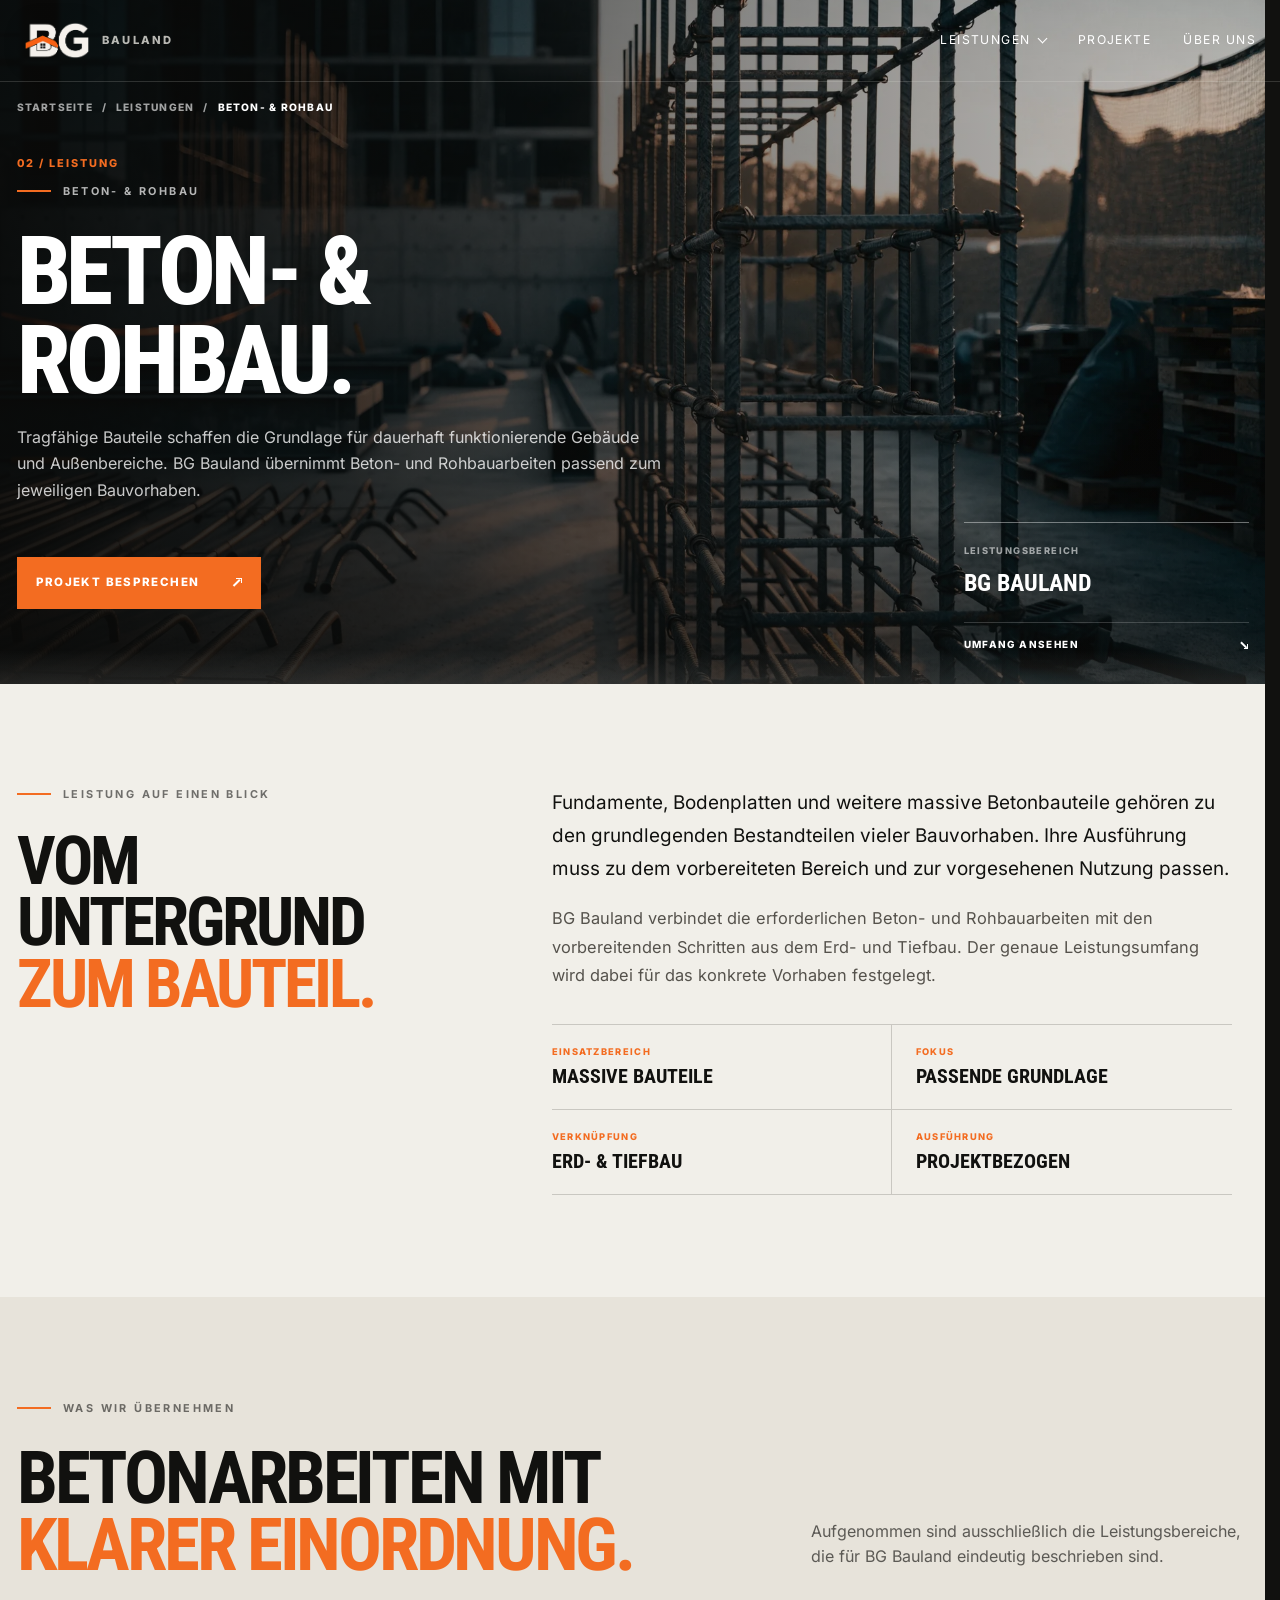
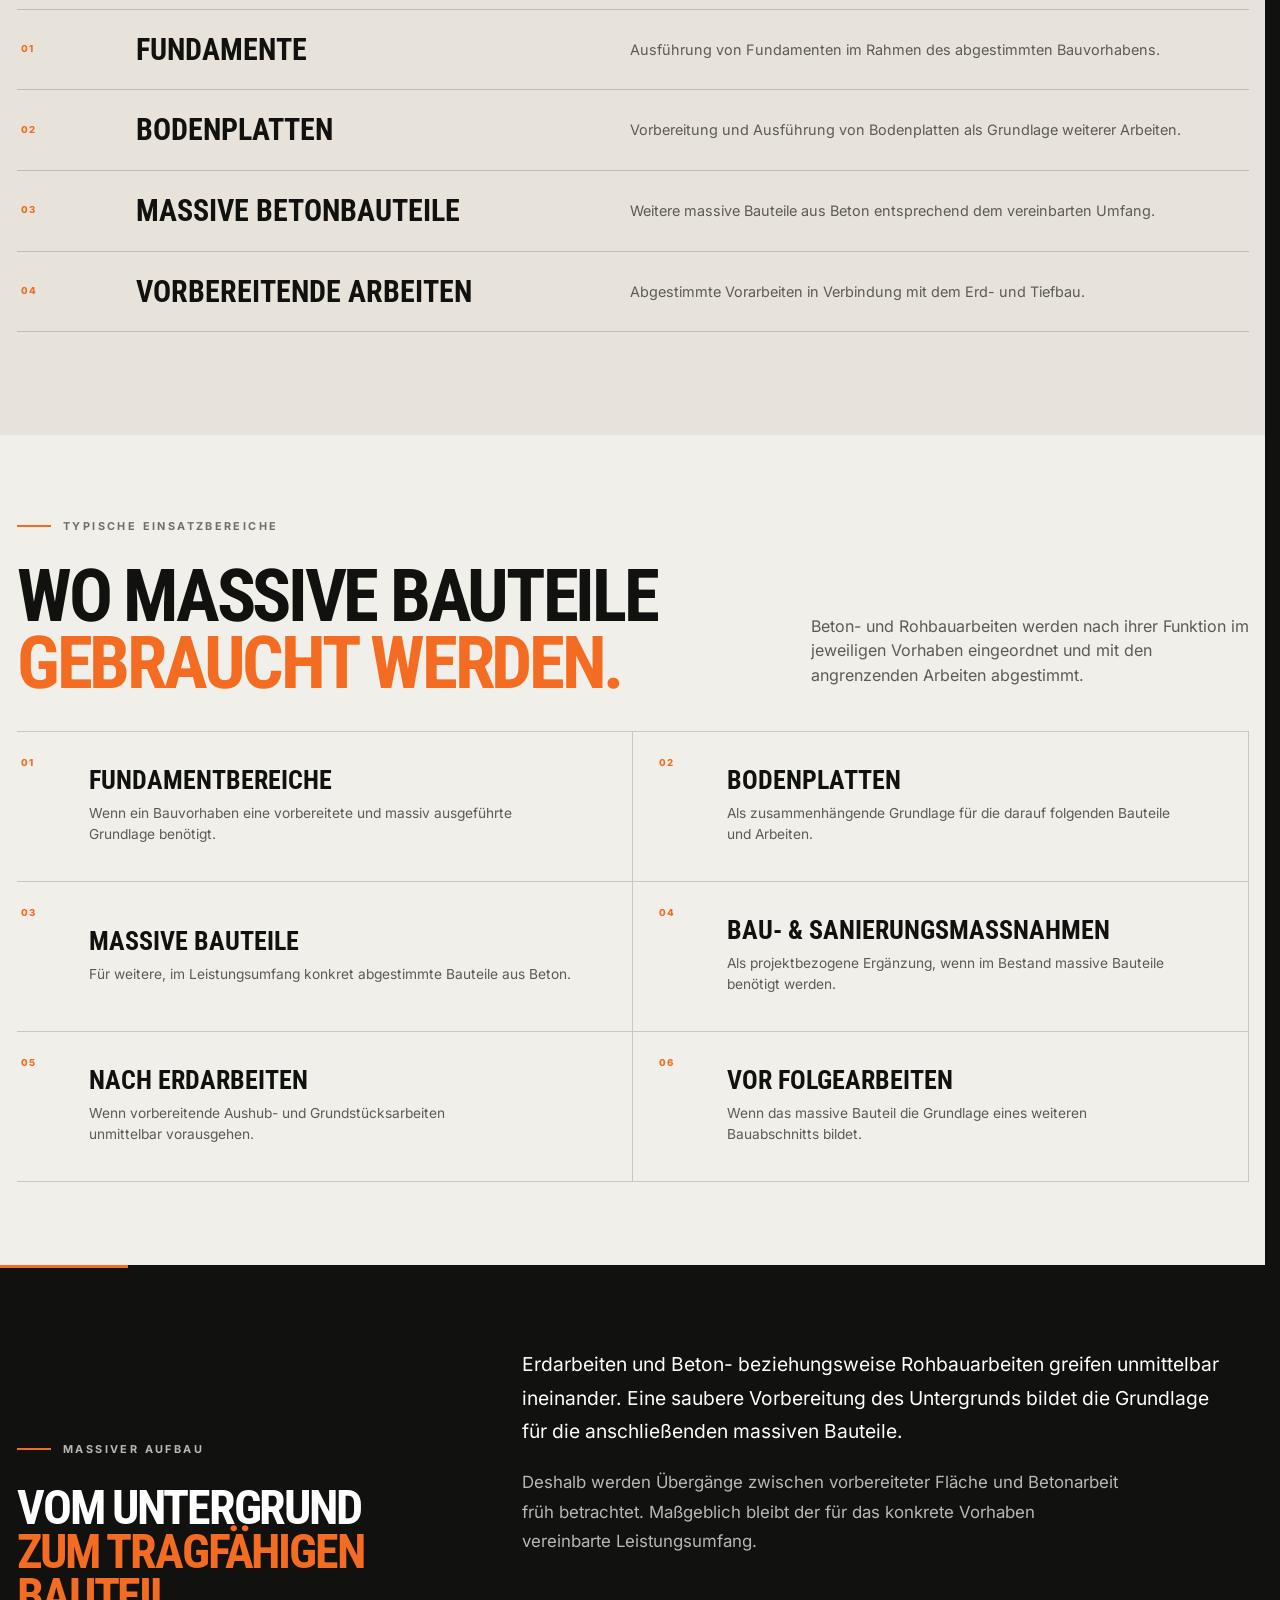
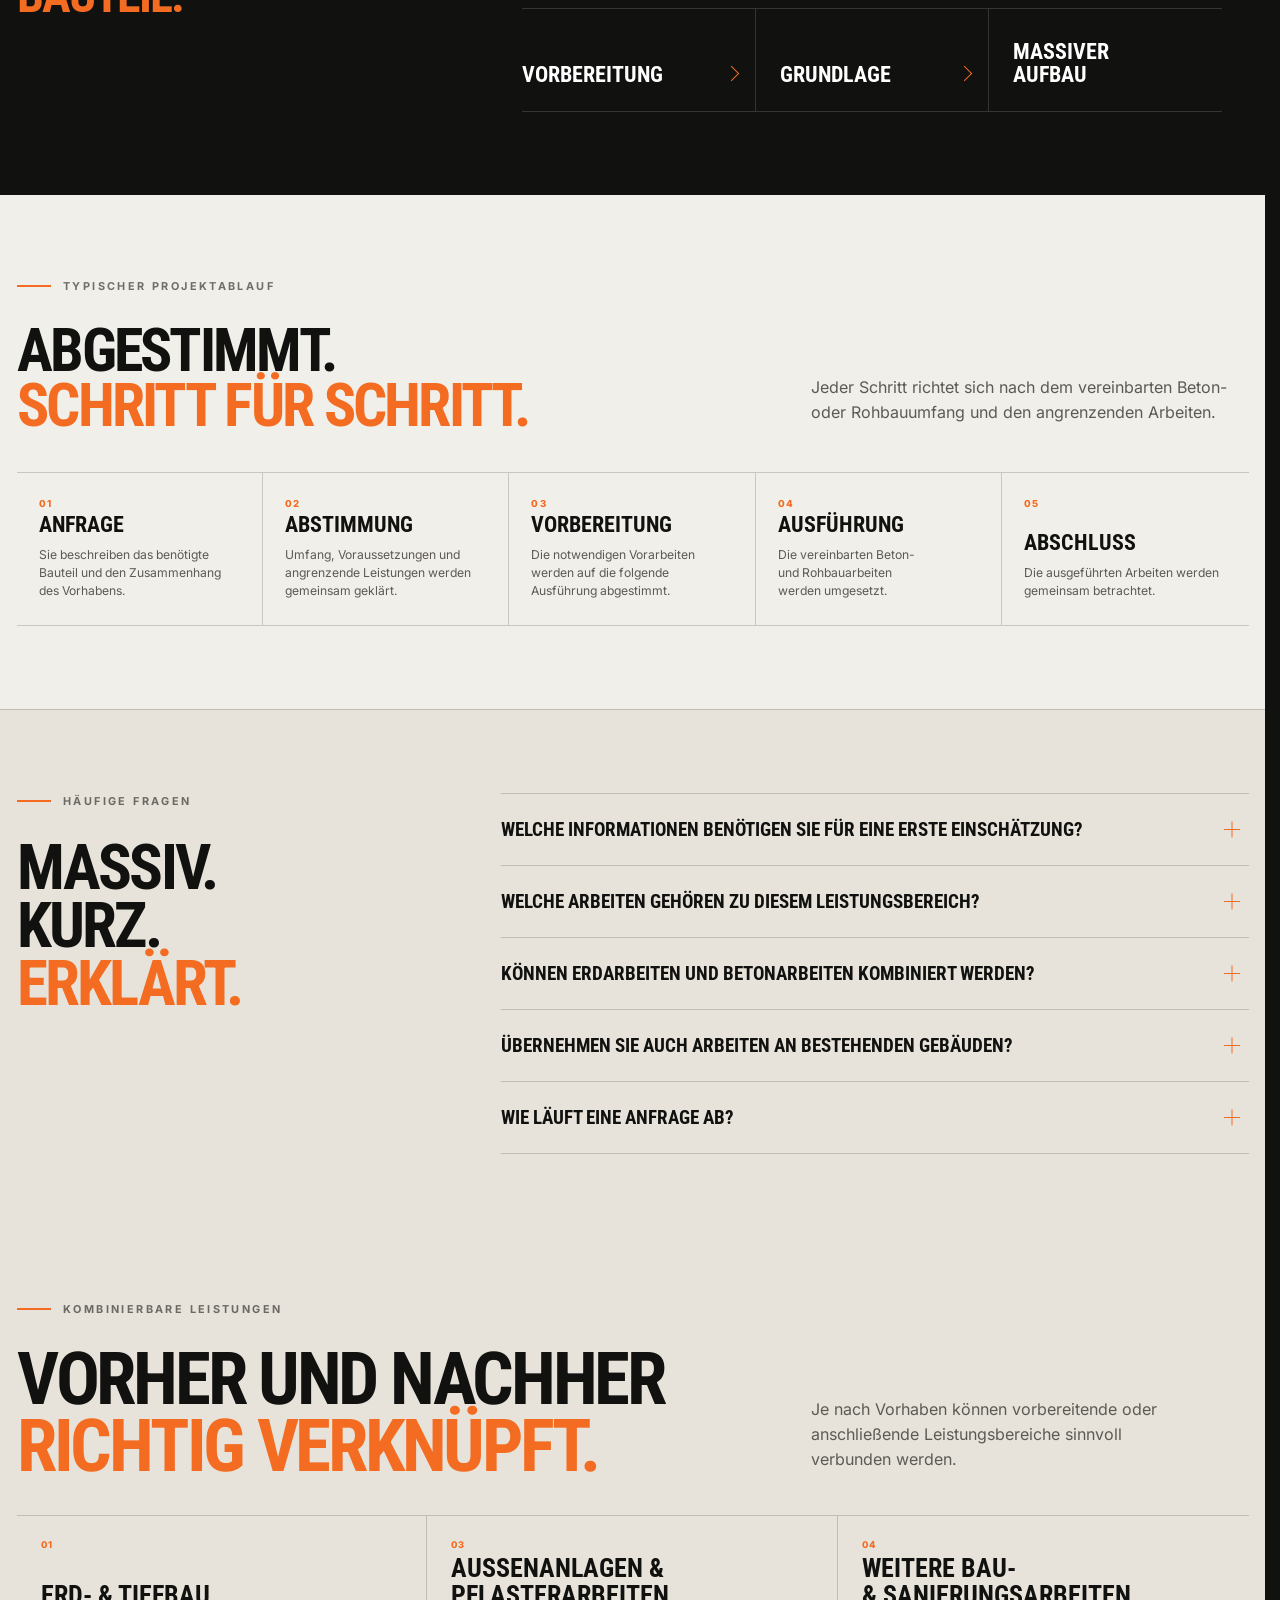
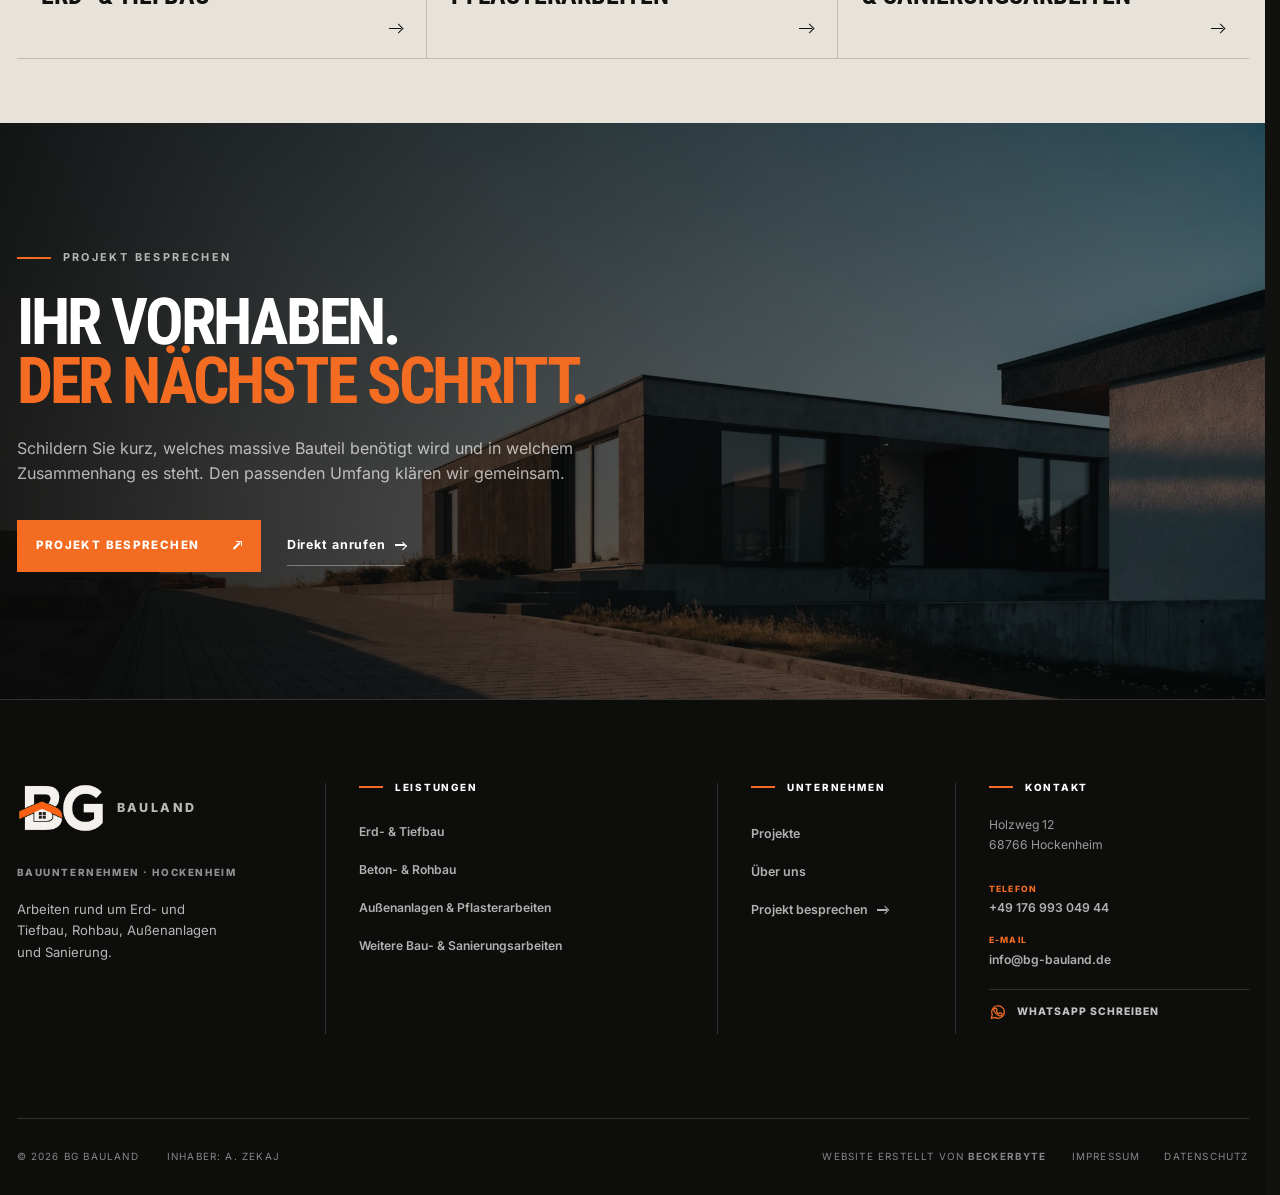
<file: beton-rohbau/index.html>
<!doctype html>
<html lang="de">
<head>
  <meta charset="utf-8">
  <meta name="viewport" content="width=device-width, initial-scale=1">
  <title>Beton- &amp; Rohbau in Hockenheim | BG Bauland</title>
  <meta name="description" content="Beton- und Rohbauarbeiten von BG Bauland: Fundamente, Bodenplatten, weitere massive Betonbauteile und abgestimmte Vorbereitungen.">
  <meta name="theme-color" content="#11110f">
  <link rel="icon" href="../assets/images/bg-logo.png?v=2" type="image/png">
  <link rel="canonical" href="https://bgbauland.github.io/bg-bauland/beton-rohbau/">
  <meta property="og:type" content="website">
  <meta property="og:locale" content="de_DE">
  <meta property="og:title" content="Beton- &amp; Rohbau | BG Bauland">
  <meta property="og:description" content="Fundamente, Bodenplatten und weitere massive Betonbauteile passend zum jeweiligen Bauvorhaben.">
  <meta property="og:url" content="https://bgbauland.github.io/bg-bauland/beton-rohbau/">
  <meta property="og:image" content="https://bgbauland.github.io/bg-bauland/assets/images/reinforcement.webp">
  <link rel="preload" as="image" href="../assets/images/reinforcement.webp" fetchpriority="high">
  <link rel="preload" href="../assets/fonts/inter-latin.woff2?v=1" as="font" type="font/woff2" crossorigin>
  <link rel="preload" href="../assets/fonts/roboto-condensed-latin.woff2?v=1" as="font" type="font/woff2" crossorigin>
  <link rel="stylesheet" href="../styles.css?v=38">
  <script src="../app.js?v=17" defer></script>
</head>
<body class="service-page service-page-editorial">
  <a class="skip-link" href="#main-content">Zum Inhalt springen</a>
  <header class="site-header" data-header>
    <a class="brand" href="../index.html#top" aria-label="BG Bauland – Startseite"><img class="brand-logo" src="../assets/images/bg-logo.png?v=2" alt="" width="1145" height="659"><span class="brand-name" aria-hidden="true">Bauland</span></a>
    <button class="menu-toggle" type="button" aria-expanded="false" aria-controls="site-nav"><span class="sr-only">Navigation öffnen</span><span></span><span></span></button>
    <nav id="site-nav" class="site-nav" aria-label="Hauptnavigation"><div class="nav-services" data-service-nav><button class="nav-services-toggle" type="button" aria-expanded="false" aria-controls="service-menu">Leistungen <span class="nav-chevron" aria-hidden="true"></span></button><div class="nav-services-menu" id="service-menu"><a href="../erd-tiefbau/">Erd- &amp; Tiefbau</a><a href="../beton-rohbau/" aria-current="page">Beton- &amp; Rohbau</a><a href="../aussenanlagen/">Außenanlagen &amp; Pflasterarbeiten</a><a href="../bau-sanierungsarbeiten/">Weitere Bau- &amp; Sanierungsarbeiten</a></div></div><a href="../projekte/">Projekte</a><a href="../ueber-uns/">Über uns</a></nav>
  </header>
  <main id="main-content">
    <section class="service-hero page-chapter" id="top" aria-labelledby="page-title">
      <img src="../assets/images/reinforcement.webp" width="1920" height="1080" alt="Vorbereiteter Bereich für ein massives Betonbauteil" fetchpriority="high" decoding="async">
      <div class="service-hero-shade" aria-hidden="true"></div>
      <div class="service-hero-content shell">
        <nav class="service-breadcrumb" aria-label="Breadcrumb"><a href="../index.html#top">Startseite</a><span aria-hidden="true">/</span><a href="../index.html#leistungen">Leistungen</a><span aria-hidden="true">/</span><span aria-current="page">Beton- &amp; Rohbau</span></nav>
        <span class="service-number">02 / Leistung</span>
        <p class="eyebrow"><span></span> Beton- &amp; Rohbau</p>
        <h1 id="page-title">Beton- &amp;<br>Rohbau.</h1>
        <p class="hero-lead">Tragfähige Bauteile schaffen die Grundlage für dauerhaft funktionierende Gebäude und Außenbereiche. BG Bauland übernimmt Beton- und Rohbauarbeiten passend zum jeweiligen Bauvorhaben.</p>
        <div class="service-hero-actions"><a class="button button-primary" href="../index.html#kontakt">Projekt besprechen <span class="arrow-icon arrow-up" aria-hidden="true"></span></a></div>
        <aside class="service-hero-meta" aria-label="Leistung einordnen"><small>Leistungsbereich</small><strong>BG Bauland</strong><a href="#leistungsumfang">Umfang ansehen <span class="arrow-icon arrow-down" aria-hidden="true"></span></a></aside>
      </div>
    </section>

    <div class="page-chapter service-overview-chapter">
    <section class="service-intro" aria-labelledby="intro-title">
      <div class="shell service-intro-grid">
        <div class="reveal"><p class="eyebrow eyebrow-dark"><span></span> Leistung auf einen Blick</p><h2 id="intro-title">Vom Untergrund<br><em>zum Bauteil.</em></h2></div>
        <div class="service-copy reveal">
          <p>Fundamente, Bodenplatten und weitere massive Betonbauteile gehören zu den grundlegenden Bestandteilen vieler Bauvorhaben. Ihre Ausführung muss zu dem vorbereiteten Bereich und zur vorgesehenen Nutzung passen.</p>
          <p>BG Bauland verbindet die erforderlichen Beton- und Rohbauarbeiten mit den vorbereitenden Schritten aus dem Erd- und Tiefbau. Der genaue Leistungsumfang wird dabei für das konkrete Vorhaben festgelegt.</p>
          <div class="service-keyfacts"><div><small>Einsatzbereich</small><strong>Massive Bauteile</strong></div><div><small>Fokus</small><strong>Passende Grundlage</strong></div><div><small>Verknüpfung</small><strong>Erd- &amp; Tiefbau</strong></div><div><small>Ausführung</small><strong>Projektbezogen</strong></div></div>
        </div>
      </div>
    </section>

    <section class="service-scope" id="leistungsumfang" aria-labelledby="scope-title">
      <div class="shell">
        <div class="service-scope-head reveal"><div><p class="eyebrow eyebrow-dark"><span></span> Was wir übernehmen</p><h2 id="scope-title">Betonarbeiten mit<br><em>klarer Einordnung.</em></h2></div><p>Aufgenommen sind ausschließlich die Leistungsbereiche, die für BG Bauland eindeutig beschrieben sind.</p></div>
        <div class="scope-grid scope-grid--editorial">
          <article class="scope-item reveal"><span>01</span><h3>Fundamente</h3><p>Ausführung von Fundamenten im Rahmen des abgestimmten Bauvorhabens.</p></article>
          <article class="scope-item reveal"><span>02</span><h3>Bodenplatten</h3><p>Vorbereitung und Ausführung von Bodenplatten als Grundlage weiterer Arbeiten.</p></article>
          <article class="scope-item reveal"><span>03</span><h3>Massive Betonbauteile</h3><p>Weitere massive Bauteile aus Beton entsprechend dem vereinbarten Umfang.</p></article>
          <article class="scope-item reveal"><span>04</span><h3>Vorbereitende Arbeiten</h3><p>Abgestimmte Vorarbeiten in Verbindung mit dem Erd- und Tiefbau.</p></article>
        </div>
      </div>
    </section>

    </div>

    <section class="service-content-section page-chapter service-uses-chapter" aria-labelledby="uses-title">
      <div class="shell">
        <div class="service-section-head reveal"><div><p class="eyebrow eyebrow-dark"><span></span> Typische Einsatzbereiche</p><h2 id="uses-title">Wo massive Bauteile<br><em>gebraucht werden.</em></h2></div><p>Beton- und Rohbauarbeiten werden nach ihrer Funktion im jeweiligen Vorhaben eingeordnet und mit den angrenzenden Arbeiten abgestimmt.</p></div>
        <div class="service-card-grid service-use-list">
          <article class="service-info-card reveal"><span>01</span><h3>Fundamentbereiche</h3><p>Wenn ein Bauvorhaben eine vorbereitete und massiv ausgeführte Grundlage benötigt.</p></article>
          <article class="service-info-card reveal"><span>02</span><h3>Bodenplatten</h3><p>Als zusammenhängende Grundlage für die darauf folgenden Bauteile und Arbeiten.</p></article>
          <article class="service-info-card reveal"><span>03</span><h3>Massive Bauteile</h3><p>Für weitere, im Leistungsumfang konkret abgestimmte Bauteile aus Beton.</p></article>
          <article class="service-info-card reveal"><span>04</span><h3>Bau- &amp; Sanierungsmaßnahmen</h3><p>Als projektbezogene Ergänzung, wenn im Bestand massive Bauteile benötigt werden.</p></article>
          <article class="service-info-card reveal"><span>05</span><h3>Nach Erdarbeiten</h3><p>Wenn vorbereitende Aushub- und Grundstücksarbeiten unmittelbar vorausgehen.</p></article>
          <article class="service-info-card reveal"><span>06</span><h3>Vor Folgearbeiten</h3><p>Wenn das massive Bauteil die Grundlage eines weiteren Bauabschnitts bildet.</p></article>
        </div>
      </div>
    </section>

    <section class="service-focus page-chapter service-signature-chapter" aria-labelledby="focus-title">
      <div class="shell service-focus-grid">
        <div class="reveal"><p class="eyebrow"><span></span> Massiver Aufbau</p><h2 id="focus-title">Vom Untergrund<br><em>zum tragfähigen Bauteil.</em></h2></div>
        <div class="service-focus-copy reveal"><p>Erdarbeiten und Beton- beziehungsweise Rohbauarbeiten greifen unmittelbar ineinander. Eine saubere Vorbereitung des Untergrunds bildet die Grundlage für die anschließenden massiven Bauteile.</p><p>Deshalb werden Übergänge zwischen vorbereiteter Fläche und Betonarbeit früh betrachtet. Maßgeblich bleibt der für das konkrete Vorhaben vereinbarte Leistungsumfang.</p><div class="service-chain"><span>Vorbereitung</span><span>Grundlage</span><span>Massiver Aufbau</span></div></div>
      </div>
    </section>

    <section class="service-process-section page-chapter service-process-chapter" aria-labelledby="process-title">
      <div class="shell">
        <div class="service-section-head reveal"><div><p class="eyebrow eyebrow-dark"><span></span> Typischer Projektablauf</p><h2 id="process-title">Abgestimmt.<br><em>Schritt für Schritt.</em></h2></div><p>Jeder Schritt richtet sich nach dem vereinbarten Beton- oder Rohbauumfang und den angrenzenden Arbeiten.</p></div>
        <div class="service-process-grid service-process-axis">
          <article class="service-process-step reveal"><span>01</span><div><h3>Anfrage</h3><p>Sie beschreiben das benötigte Bauteil und den Zusammenhang des Vorhabens.</p></div></article>
          <article class="service-process-step reveal"><span>02</span><div><h3>Abstimmung</h3><p>Umfang, Voraussetzungen und angrenzende Leistungen werden gemeinsam geklärt.</p></div></article>
          <article class="service-process-step reveal"><span>03</span><div><h3>Vorbereitung</h3><p>Die notwendigen Vorarbeiten werden auf die folgende Ausführung abgestimmt.</p></div></article>
          <article class="service-process-step reveal"><span>04</span><div><h3>Ausführung</h3><p>Die vereinbarten Beton- und Rohbauarbeiten werden umgesetzt.</p></div></article>
          <article class="service-process-step reveal"><span>05</span><div><h3>Abschluss</h3><p>Die ausgeführten Arbeiten werden gemeinsam betrachtet.</p></div></article>
        </div>
      </div>
    </section>

    <section class="service-faq page-chapter service-faq-chapter" aria-labelledby="faq-title">
      <div class="shell faq-layout">
        <div class="reveal"><p class="eyebrow eyebrow-dark"><span></span> Häufige Fragen</p><h2 id="faq-title">Massiv.<br>Kurz.<br><em>Erklärt.</em></h2></div>
        <div class="faq-list reveal">
          <details class="faq-item"><summary>Welche Informationen benötigen Sie für eine erste Einschätzung?</summary><div class="faq-answer"><p>Benötigt werden zunächst eine kurze Beschreibung des Vorhabens, das gewünschte Bauteil und Informationen zu den vorhandenen Gegebenheiten. Vorliegende Unterlagen oder Bilder helfen bei der weiteren Abstimmung.</p></div></details>
          <details class="faq-item"><summary>Welche Arbeiten gehören zu diesem Leistungsbereich?</summary><div class="faq-answer"><p>BG Bauland übernimmt Fundamente, Bodenplatten, weitere massive Betonbauteile sowie vorbereitende Arbeiten in Verbindung mit Erd- und Tiefbau. Der genaue Umfang wird für das konkrete Vorhaben vereinbart.</p></div></details>
          <details class="faq-item"><summary>Können Erdarbeiten und Betonarbeiten kombiniert werden?</summary><div class="faq-answer"><p>Ja. Vorbereitende Erdarbeiten und die anschließenden Beton- oder Rohbauarbeiten können inhaltlich aufeinander abgestimmt werden. Welche Schritte benötigt werden, ergibt sich aus dem jeweiligen Vorhaben.</p></div></details>
          <details class="faq-item"><summary>Übernehmen Sie auch Arbeiten an bestehenden Gebäuden?</summary><div class="faq-answer"><p>Massive Bauteile können auch im Rahmen von Bau- und Sanierungsmaßnahmen am Bestand erforderlich sein. Ob die gewünschte Arbeit in den Leistungsumfang passt, wird anhand der konkreten Situation geklärt.</p></div></details>
          <details class="faq-item"><summary>Wie läuft eine Anfrage ab?</summary><div class="faq-answer"><p>Nach Ihrer Beschreibung werden Umfang und Voraussetzungen abgestimmt. Darauf folgen die erforderliche Vorbereitung, die vereinbarte Ausführung und die gemeinsame Betrachtung der erledigten Arbeiten.</p></div></details>
        </div>
      </div>
    </section>

    <div class="page-chapter service-final-chapter">
    <section class="service-content-section is-muted" aria-labelledby="related-title">
      <div class="shell">
        <div class="service-section-head reveal"><div><p class="eyebrow eyebrow-dark"><span></span> Kombinierbare Leistungen</p><h2 id="related-title">Vorher und nachher<br><em>richtig verknüpft.</em></h2></div><p>Je nach Vorhaben können vorbereitende oder anschließende Leistungsbereiche sinnvoll verbunden werden.</p></div>
        <div class="related-service-grid">
          <a class="related-service-card reveal" href="../erd-tiefbau/"><small>01</small><strong>Erd- &amp; Tiefbau</strong><span class="arrow-icon arrow-right" aria-hidden="true"></span></a>
          <a class="related-service-card reveal" href="../aussenanlagen/"><small>03</small><strong>Außenanlagen &amp; Pflasterarbeiten</strong><span class="arrow-icon arrow-right" aria-hidden="true"></span></a>
          <a class="related-service-card reveal" href="../bau-sanierungsarbeiten/"><small>04</small><strong>Weitere Bau- &amp; Sanierungsarbeiten</strong><span class="arrow-icon arrow-right" aria-hidden="true"></span></a>
        </div>
      </div>
    </section>

    <section class="service-cta" aria-labelledby="cta-title"><img src="../assets/images/contact-project.webp" width="1920" height="1080" loading="lazy" decoding="async" alt="Moderne Immobilie mit massiv ausgeführten Bauteilen"><div class="service-cta-shade" aria-hidden="true"></div><div class="service-cta-content shell reveal"><p class="eyebrow"><span></span> Projekt besprechen</p><h2 id="cta-title">Ihr Vorhaben.<br><em>Der nächste Schritt.</em></h2><p>Schildern Sie kurz, welches massive Bauteil benötigt wird und in welchem Zusammenhang es steht. Den passenden Umfang klären wir gemeinsam.</p><div class="service-cta-actions"><a class="button button-primary" href="../index.html#kontakt">Projekt besprechen <span class="arrow-icon arrow-up" aria-hidden="true"></span></a><a class="text-link" href="tel:+4917699304944">Direkt anrufen <span class="arrow-icon arrow-right" aria-hidden="true"></span></a></div></div></section>
    </div>
  </main>
  <footer class="site-footer">
    <div class="shell footer-main">
      <div class="footer-brand-block">
        <a class="brand brand-footer" href="../index.html#top" aria-label="BG Bauland – Startseite"><img class="brand-logo" src="../assets/images/bg-logo.png?v=2" alt="" width="1145" height="659"><span class="brand-name" aria-hidden="true">Bauland</span></a>
        <p class="footer-kicker">Bauunternehmen · Hockenheim</p>
        <p class="footer-summary">Arbeiten rund um Erd- und Tiefbau, Rohbau, Außenanlagen und Sanierung.</p>
      </div>
      <nav class="footer-column footer-services" aria-label="Leistungen im Footer">
        <h2>Leistungen</h2>
        <a href="../erd-tiefbau/"><strong>Erd- &amp; Tiefbau</strong></a>
        <a href="../beton-rohbau/"><strong>Beton- &amp; Rohbau</strong></a>
        <a href="../aussenanlagen/"><strong>Außenanlagen &amp; Pflasterarbeiten</strong></a>
        <a href="../bau-sanierungsarbeiten/"><strong>Weitere Bau- &amp; Sanierungsarbeiten</strong></a>
      </nav>
      <nav class="footer-column footer-company" aria-label="Unternehmen im Footer">
        <h2>Unternehmen</h2>
        <a href="../projekte/">Projekte</a>
        <a href="../ueber-uns/">Über uns</a>
        <a href="../index.html#kontakt">Projekt besprechen <span class="arrow-icon arrow-right" aria-hidden="true"></span></a>
      </nav>
      <div class="footer-column footer-contact">
        <h2>Kontakt</h2>
        <address>Holzweg 12<br>68766 Hockenheim</address>
        <a class="footer-contact-link" href="tel:+4917699304944"><span>Telefon</span><strong>+49 176 993 049 44</strong></a>
        <a class="footer-contact-link" href="mailto:info@bg-bauland.de"><span>E-Mail</span><strong>info@bg-bauland.de</strong></a>
        <a class="footer-whatsapp" href="https://wa.me/4917699304944?text=Hallo%20BG%20Bauland%2C%20ich%20m%C3%B6chte%20ein%20Projekt%20besprechen." target="_blank" rel="noopener noreferrer" aria-label="BG Bauland über WhatsApp kontaktieren"><svg class="whatsapp-icon" viewBox="0 0 24 24" aria-hidden="true"><path d="M20.5 11.7a8.5 8.5 0 0 1-12.6 7.5L3 20.5l1.3-4.7A8.5 8.5 0 1 1 20.5 11.7Z"/><path d="M8.2 7.5c.2-.4.4-.4.7-.4h.5c.2 0 .4.1.5.4l.8 1.9c.1.3.1.5-.1.7l-.7.8c-.2.2-.1.4 0 .6.7 1.2 1.7 2.2 3 2.8.2.1.4.1.6-.1l.9-1.1c.2-.2.4-.3.7-.1l2 .9c.3.1.4.3.4.5 0 .5-.2 1.5-1 2.1-.6.5-1.4.8-2.4.6-1.1-.2-2.5-.7-4.3-2.3-2.1-1.9-3.4-4.2-3.5-5.9 0-.6.2-1 .4-1.4.3-.3.7-.6 1.5-.6Z"/></svg><span>WhatsApp schreiben</span></a>
      </div>
    </div>
    <div class="shell footer-bottom"><div class="footer-meta"><span>© <span data-year></span> BG Bauland</span><span>Inhaber: A. Zekaj</span></div><a class="site-credit" href="https://www.beckerbyte.com/" target="_blank" rel="noopener noreferrer">Website erstellt von <strong>beckerbyte</strong></a><nav aria-label="Rechtliche Hinweise"><a href="../impressum.html">Impressum</a><a href="../datenschutz.html">Datenschutz</a></nav></div>
  </footer>
</body>
</html>
</file>
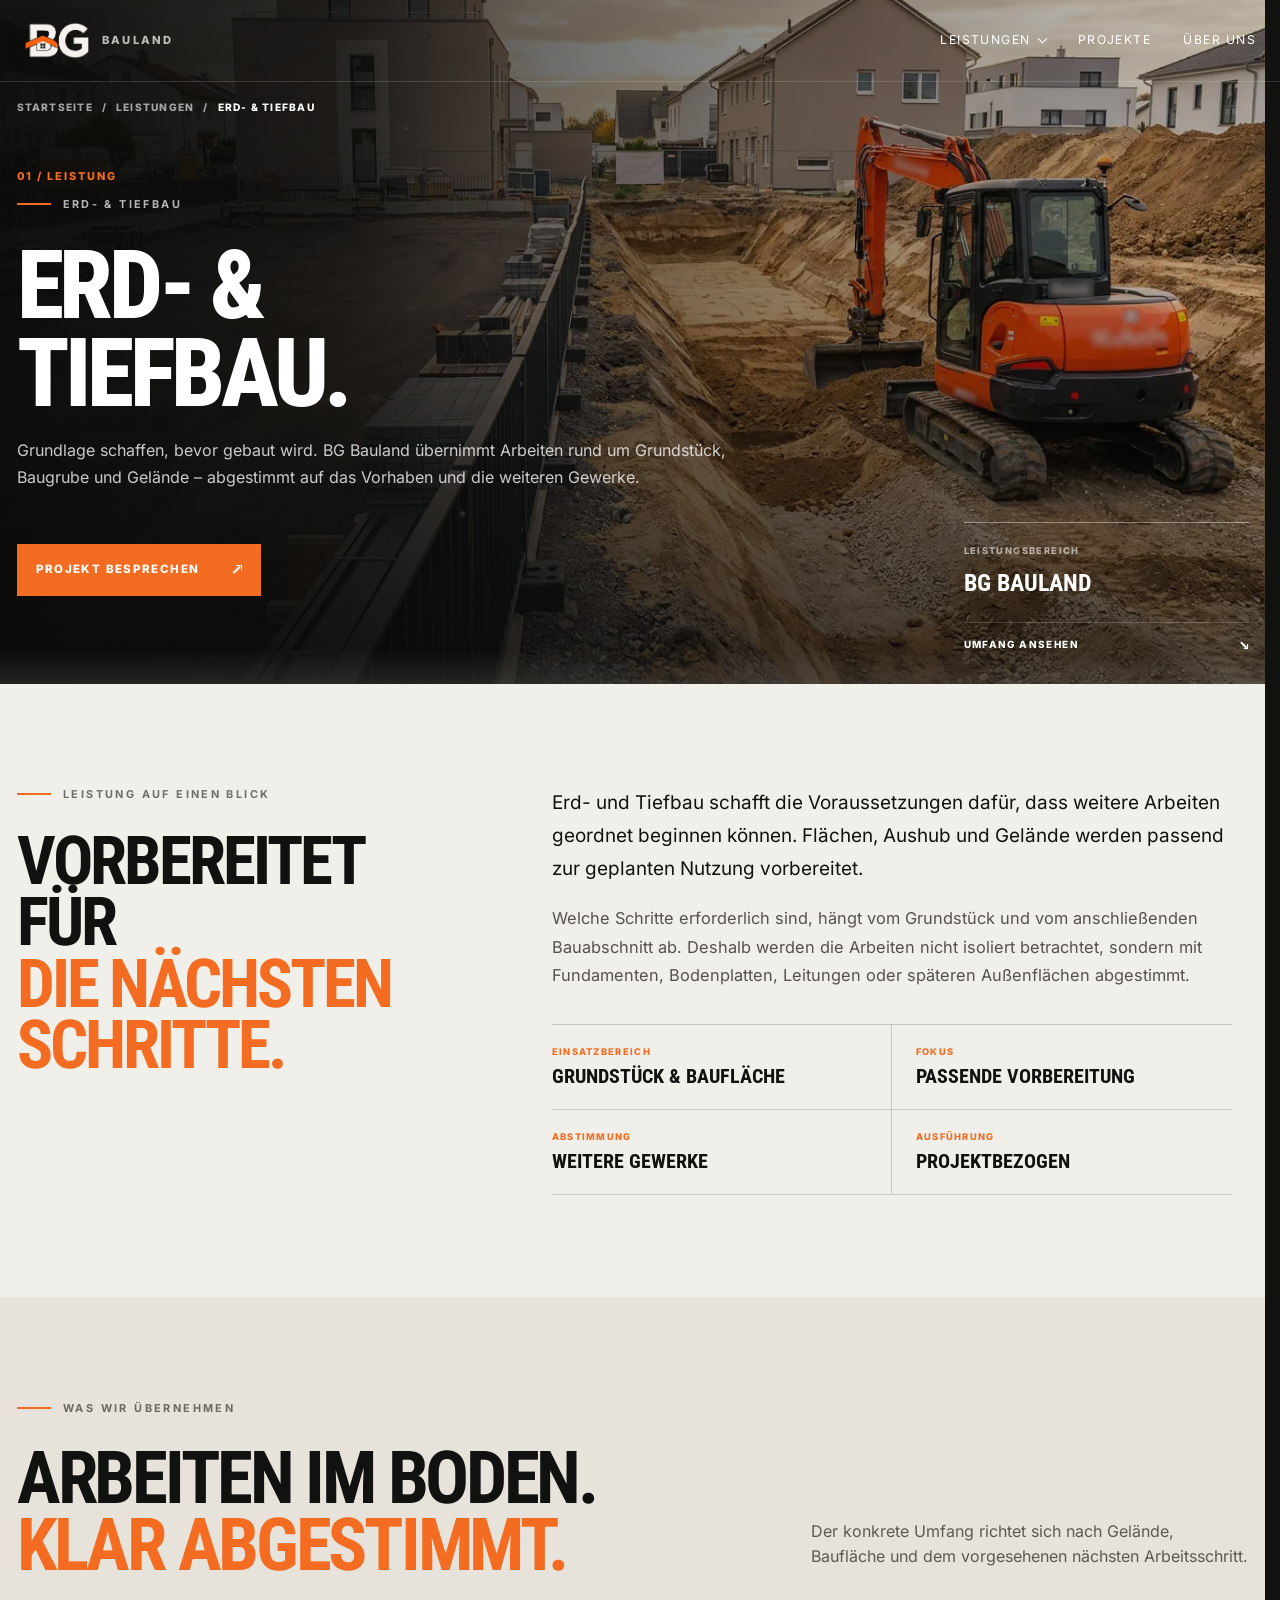
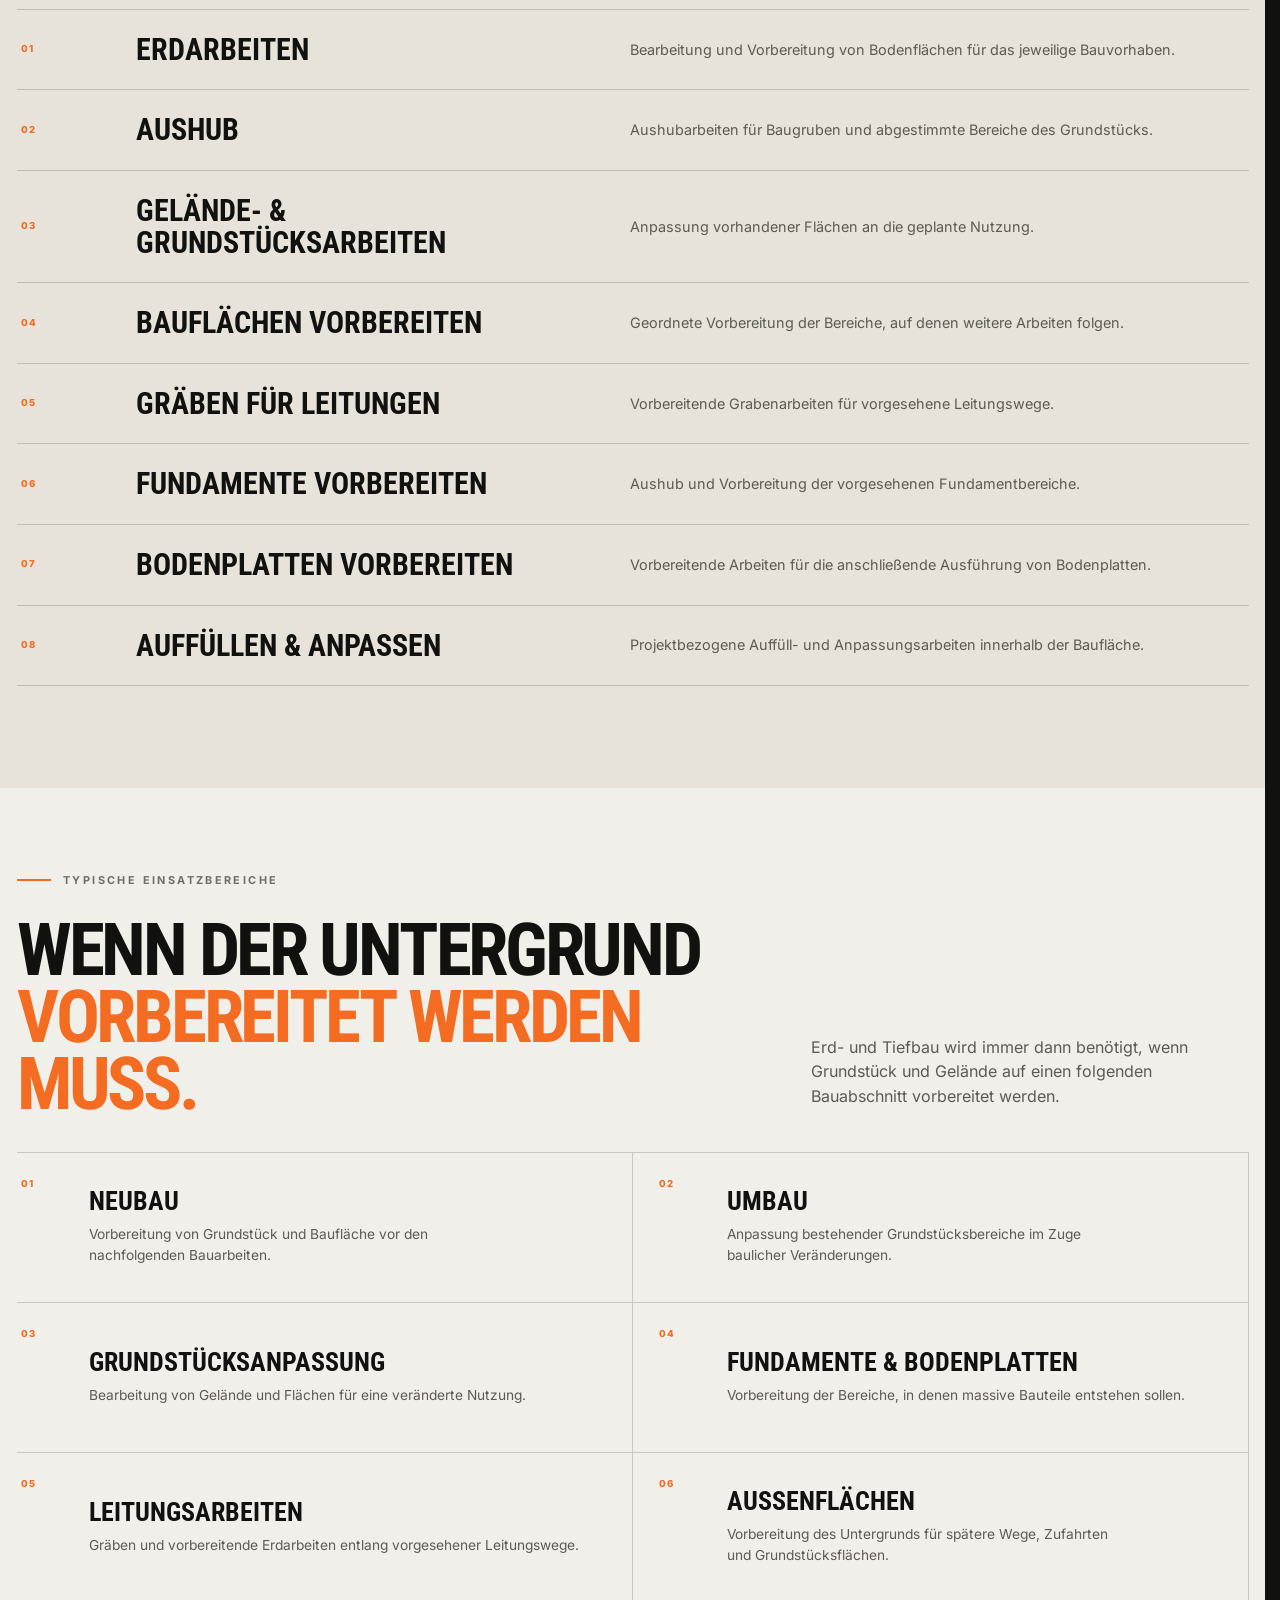
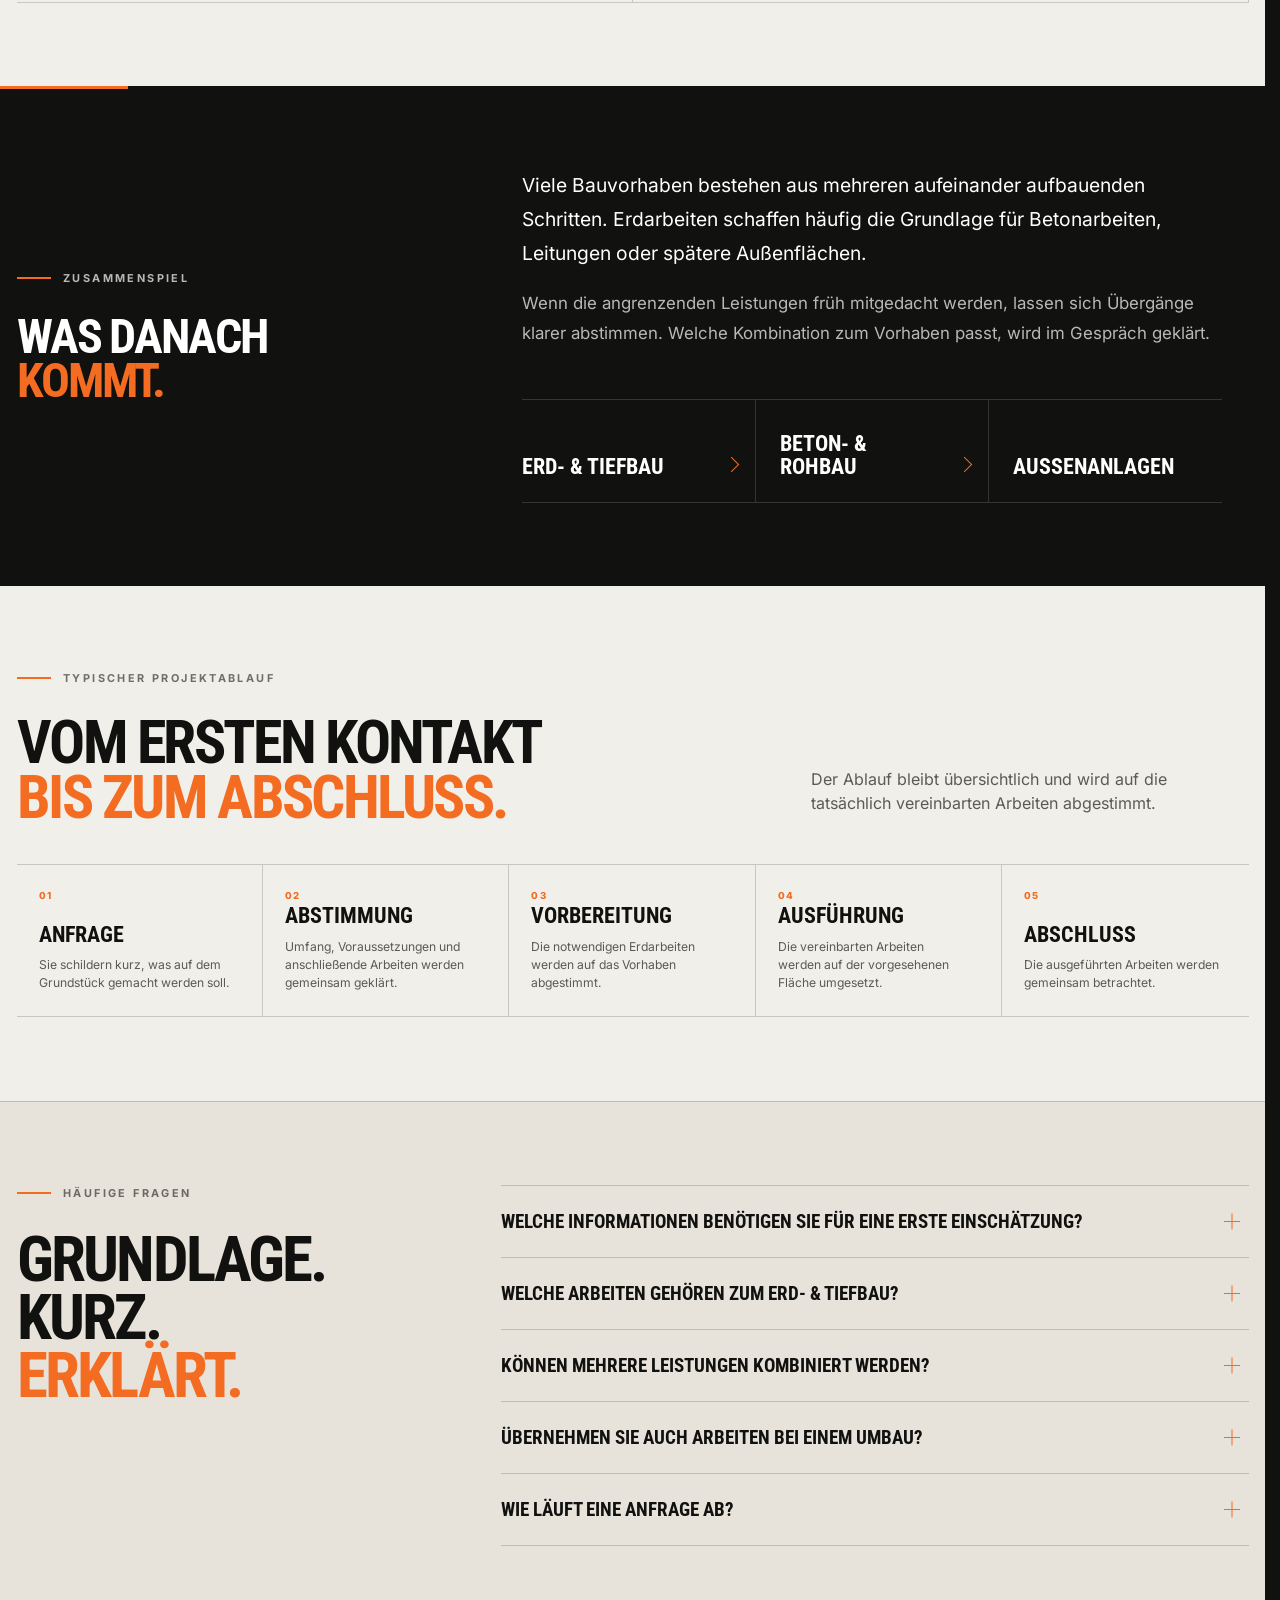
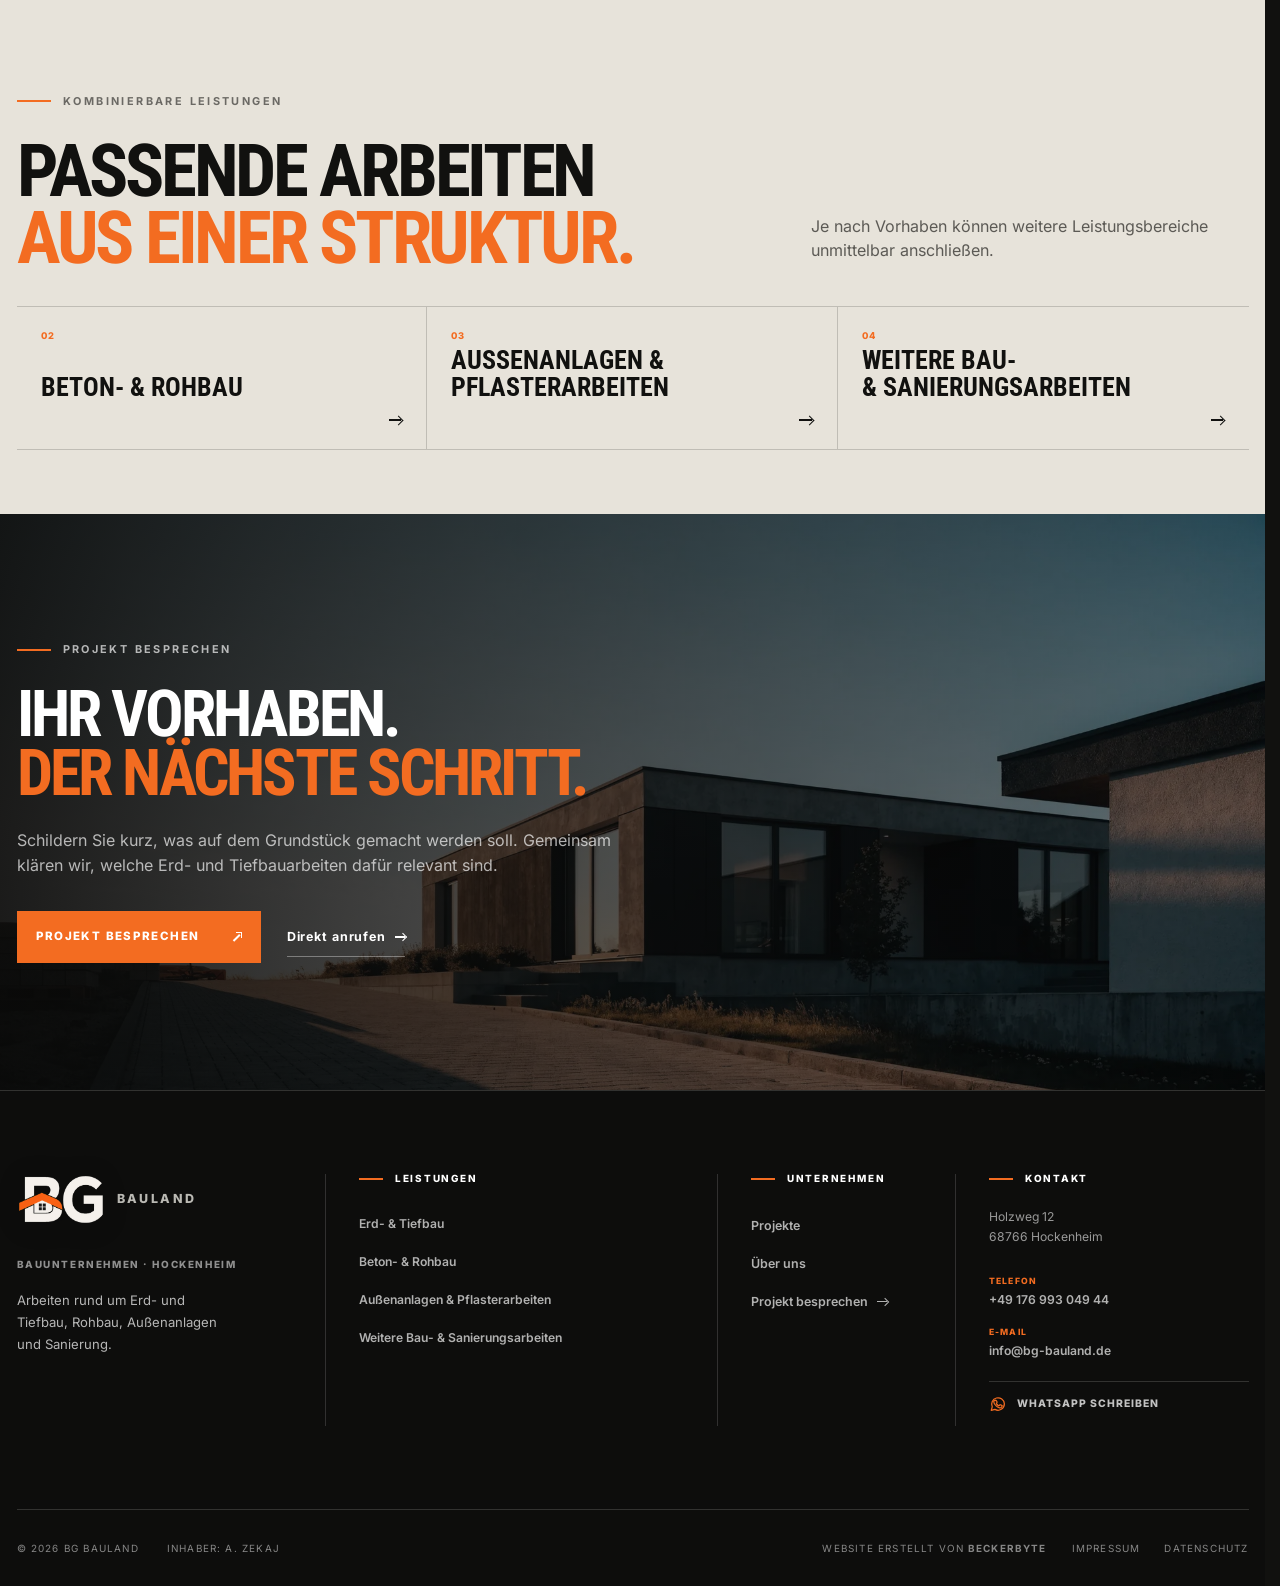
<file: erd-tiefbau/index.html>
<!doctype html>
<html lang="de">
<head>
  <meta charset="utf-8">
  <meta name="viewport" content="width=device-width, initial-scale=1">
  <title>Erd- &amp; Tiefbau in Hockenheim | BG Bauland</title>
  <meta name="description" content="Erd- und Tiefbau von BG Bauland: Aushub, Bauflächen, Gräben sowie Vorbereitungen für Fundamente, Bodenplatten und Außenanlagen.">
  <meta name="theme-color" content="#11110f">
  <link rel="icon" href="../assets/images/bg-logo.png?v=2" type="image/png">
  <link rel="canonical" href="https://bgbauland.github.io/bg-bauland/erd-tiefbau/">
  <meta property="og:type" content="website">
  <meta property="og:locale" content="de_DE">
  <meta property="og:title" content="Erd- &amp; Tiefbau | BG Bauland">
  <meta property="og:description" content="Vorbereitende und ausführende Erd- und Tiefbauarbeiten rund um Grundstück, Baugrube und Gelände.">
  <meta property="og:url" content="https://bgbauland.github.io/bg-bauland/erd-tiefbau/">
  <meta property="og:image" content="https://bgbauland.github.io/bg-bauland/assets/images/service-erd-tiefbau.webp">
  <link rel="preload" as="image" href="../assets/images/service-erd-tiefbau.webp" fetchpriority="high">
  <link rel="preload" href="../assets/fonts/inter-latin.woff2?v=1" as="font" type="font/woff2" crossorigin>
  <link rel="preload" href="../assets/fonts/roboto-condensed-latin.woff2?v=1" as="font" type="font/woff2" crossorigin>
  <link rel="stylesheet" href="../styles.css?v=38">
  <script src="../app.js?v=17" defer></script>
</head>
<body class="service-page service-page-editorial">
  <a class="skip-link" href="#main-content">Zum Inhalt springen</a>
  <header class="site-header" data-header>
    <a class="brand" href="../index.html#top" aria-label="BG Bauland – Startseite"><img class="brand-logo" src="../assets/images/bg-logo.png?v=2" alt="" width="1145" height="659"><span class="brand-name" aria-hidden="true">Bauland</span></a>
    <button class="menu-toggle" type="button" aria-expanded="false" aria-controls="site-nav"><span class="sr-only">Navigation öffnen</span><span></span><span></span></button>
    <nav id="site-nav" class="site-nav" aria-label="Hauptnavigation"><div class="nav-services" data-service-nav><button class="nav-services-toggle" type="button" aria-expanded="false" aria-controls="service-menu">Leistungen <span class="nav-chevron" aria-hidden="true"></span></button><div class="nav-services-menu" id="service-menu"><a href="../erd-tiefbau/" aria-current="page">Erd- &amp; Tiefbau</a><a href="../beton-rohbau/">Beton- &amp; Rohbau</a><a href="../aussenanlagen/">Außenanlagen &amp; Pflasterarbeiten</a><a href="../bau-sanierungsarbeiten/">Weitere Bau- &amp; Sanierungsarbeiten</a></div></div><a href="../projekte/">Projekte</a><a href="../ueber-uns/">Über uns</a></nav>
  </header>
  <main id="main-content">
    <section class="service-hero page-chapter" id="top" aria-labelledby="page-title">
      <img src="../assets/images/service-erd-tiefbau.webp" width="1376" height="768" alt="Baugrube mit Bagger bei Erd- und Tiefbauarbeiten" fetchpriority="high" decoding="async">
      <div class="service-hero-shade" aria-hidden="true"></div>
      <div class="service-hero-content shell">
        <nav class="service-breadcrumb" aria-label="Breadcrumb"><a href="../index.html#top">Startseite</a><span aria-hidden="true">/</span><a href="../index.html#leistungen">Leistungen</a><span aria-hidden="true">/</span><span aria-current="page">Erd- &amp; Tiefbau</span></nav>
        <span class="service-number">01 / Leistung</span>
        <p class="eyebrow"><span></span> Erd- &amp; Tiefbau</p>
        <h1 id="page-title">Erd- &amp;<br>Tiefbau.</h1>
        <p class="hero-lead">Grundlage schaffen, bevor gebaut wird. BG Bauland übernimmt Arbeiten rund um Grundstück, Baugrube und Gelände – abgestimmt auf das Vorhaben und die weiteren Gewerke.</p>
        <div class="service-hero-actions"><a class="button button-primary" href="../index.html#kontakt">Projekt besprechen <span class="arrow-icon arrow-up" aria-hidden="true"></span></a></div>
        <aside class="service-hero-meta" aria-label="Leistung einordnen"><small>Leistungsbereich</small><strong>BG Bauland</strong><a href="#leistungsumfang">Umfang ansehen <span class="arrow-icon arrow-down" aria-hidden="true"></span></a></aside>
      </div>
    </section>

    <div class="page-chapter service-overview-chapter">
    <section class="service-intro" aria-labelledby="intro-title">
      <div class="shell service-intro-grid">
        <div class="reveal"><p class="eyebrow eyebrow-dark"><span></span> Leistung auf einen Blick</p><h2 id="intro-title">Vorbereitet für<br><em>die nächsten Schritte.</em></h2></div>
        <div class="service-copy reveal">
          <p>Erd- und Tiefbau schafft die Voraussetzungen dafür, dass weitere Arbeiten geordnet beginnen können. Flächen, Aushub und Gelände werden passend zur geplanten Nutzung vorbereitet.</p>
          <p>Welche Schritte erforderlich sind, hängt vom Grundstück und vom anschließenden Bauabschnitt ab. Deshalb werden die Arbeiten nicht isoliert betrachtet, sondern mit Fundamenten, Bodenplatten, Leitungen oder späteren Außenflächen abgestimmt.</p>
          <div class="service-keyfacts"><div><small>Einsatzbereich</small><strong>Grundstück &amp; Baufläche</strong></div><div><small>Fokus</small><strong>Passende Vorbereitung</strong></div><div><small>Abstimmung</small><strong>Weitere Gewerke</strong></div><div><small>Ausführung</small><strong>Projektbezogen</strong></div></div>
        </div>
      </div>
    </section>

    <section class="service-scope" id="leistungsumfang" aria-labelledby="scope-title">
      <div class="shell">
        <div class="service-scope-head reveal"><div><p class="eyebrow eyebrow-dark"><span></span> Was wir übernehmen</p><h2 id="scope-title">Arbeiten im Boden.<br><em>Klar abgestimmt.</em></h2></div><p>Der konkrete Umfang richtet sich nach Gelände, Baufläche und dem vorgesehenen nächsten Arbeitsschritt.</p></div>
        <div class="scope-grid scope-grid--editorial">
          <article class="scope-item reveal"><span>01</span><h3>Erdarbeiten</h3><p>Bearbeitung und Vorbereitung von Bodenflächen für das jeweilige Bauvorhaben.</p></article>
          <article class="scope-item reveal"><span>02</span><h3>Aushub</h3><p>Aushubarbeiten für Baugruben und abgestimmte Bereiche des Grundstücks.</p></article>
          <article class="scope-item reveal"><span>03</span><h3>Gelände- &amp; Grundstücksarbeiten</h3><p>Anpassung vorhandener Flächen an die geplante Nutzung.</p></article>
          <article class="scope-item reveal"><span>04</span><h3>Bauflächen vorbereiten</h3><p>Geordnete Vorbereitung der Bereiche, auf denen weitere Arbeiten folgen.</p></article>
          <article class="scope-item reveal"><span>05</span><h3>Gräben für Leitungen</h3><p>Vorbereitende Grabenarbeiten für vorgesehene Leitungswege.</p></article>
          <article class="scope-item reveal"><span>06</span><h3>Fundamente vorbereiten</h3><p>Aushub und Vorbereitung der vorgesehenen Fundamentbereiche.</p></article>
          <article class="scope-item reveal"><span>07</span><h3>Bodenplatten vorbereiten</h3><p>Vorbereitende Arbeiten für die anschließende Ausführung von Bodenplatten.</p></article>
          <article class="scope-item reveal"><span>08</span><h3>Auffüllen &amp; anpassen</h3><p>Projektbezogene Auffüll- und Anpassungsarbeiten innerhalb der Baufläche.</p></article>
        </div>
      </div>
    </section>

    </div>

    <section class="service-content-section page-chapter service-uses-chapter" aria-labelledby="uses-title">
      <div class="shell">
        <div class="service-section-head reveal"><div><p class="eyebrow eyebrow-dark"><span></span> Typische Einsatzbereiche</p><h2 id="uses-title">Wenn der Untergrund<br><em>vorbereitet werden muss.</em></h2></div><p>Erd- und Tiefbau wird immer dann benötigt, wenn Grundstück und Gelände auf einen folgenden Bauabschnitt vorbereitet werden.</p></div>
        <div class="service-card-grid service-use-list">
          <article class="service-info-card reveal"><span>01</span><h3>Neubau</h3><p>Vorbereitung von Grundstück und Baufläche vor den nachfolgenden Bauarbeiten.</p></article>
          <article class="service-info-card reveal"><span>02</span><h3>Umbau</h3><p>Anpassung bestehender Grundstücksbereiche im Zuge baulicher Veränderungen.</p></article>
          <article class="service-info-card reveal"><span>03</span><h3>Grundstücks&shy;anpassung</h3><p>Bearbeitung von Gelände und Flächen für eine veränderte Nutzung.</p></article>
          <article class="service-info-card reveal"><span>04</span><h3>Fundamente &amp; Bodenplatten</h3><p>Vorbereitung der Bereiche, in denen massive Bauteile entstehen sollen.</p></article>
          <article class="service-info-card reveal"><span>05</span><h3>Leitungsarbeiten</h3><p>Gräben und vorbereitende Erdarbeiten entlang vorgesehener Leitungswege.</p></article>
          <article class="service-info-card reveal"><span>06</span><h3>Außenflächen</h3><p>Vorbereitung des Untergrunds für spätere Wege, Zufahrten und Grundstücksflächen.</p></article>
        </div>
      </div>
    </section>

    <section class="service-focus page-chapter service-signature-chapter" aria-labelledby="focus-title">
      <div class="shell service-focus-grid">
        <div class="reveal"><p class="eyebrow"><span></span> Zusammenspiel</p><h2 id="focus-title">Was danach<br><em>kommt.</em></h2></div>
        <div class="service-focus-copy reveal"><p>Viele Bauvorhaben bestehen aus mehreren aufeinander aufbauenden Schritten. Erdarbeiten schaffen häufig die Grundlage für Betonarbeiten, Leitungen oder spätere Außenflächen.</p><p>Wenn die angrenzenden Leistungen früh mitgedacht werden, lassen sich Übergänge klarer abstimmen. Welche Kombination zum Vorhaben passt, wird im Gespräch geklärt.</p><div class="service-chain"><span>Erd- &amp; Tiefbau</span><a href="../beton-rohbau/">Beton- &amp; Rohbau</a><a href="../aussenanlagen/">Außenanlagen</a></div></div>
      </div>
    </section>

    <section class="service-process-section page-chapter service-process-chapter" aria-labelledby="process-title">
      <div class="shell">
        <div class="service-section-head reveal"><div><p class="eyebrow eyebrow-dark"><span></span> Typischer Projektablauf</p><h2 id="process-title">Vom ersten Kontakt<br><em>bis zum Abschluss.</em></h2></div><p>Der Ablauf bleibt übersichtlich und wird auf die tatsächlich vereinbarten Arbeiten abgestimmt.</p></div>
        <div class="service-process-grid service-process-axis">
          <article class="service-process-step reveal"><span>01</span><div><h3>Anfrage</h3><p>Sie schildern kurz, was auf dem Grundstück gemacht werden soll.</p></div></article>
          <article class="service-process-step reveal"><span>02</span><div><h3>Abstimmung</h3><p>Umfang, Voraussetzungen und anschließende Arbeiten werden gemeinsam geklärt.</p></div></article>
          <article class="service-process-step reveal"><span>03</span><div><h3>Vorbereitung</h3><p>Die notwendigen Erdarbeiten werden auf das Vorhaben abgestimmt.</p></div></article>
          <article class="service-process-step reveal"><span>04</span><div><h3>Ausführung</h3><p>Die vereinbarten Arbeiten werden auf der vorgesehenen Fläche umgesetzt.</p></div></article>
          <article class="service-process-step reveal"><span>05</span><div><h3>Abschluss</h3><p>Die ausgeführten Arbeiten werden gemeinsam betrachtet.</p></div></article>
        </div>
      </div>
    </section>

    <section class="service-faq page-chapter service-faq-chapter" aria-labelledby="faq-title">
      <div class="shell faq-layout">
        <div class="reveal"><p class="eyebrow eyebrow-dark"><span></span> Häufige Fragen</p><h2 id="faq-title">Grundlage.<br>Kurz.<br><em>Erklärt.</em></h2></div>
        <div class="faq-list reveal">
          <details class="faq-item"><summary>Welche Informationen benötigen Sie für eine erste Einschätzung?</summary><div class="faq-answer"><p>Hilfreich sind eine kurze Beschreibung des Vorhabens, Angaben zum Grundstück, der gewünschte Arbeitsumfang und – falls vorhanden – Bilder oder Unterlagen. Offene Punkte lassen sich anschließend gemeinsam klären.</p></div></details>
          <details class="faq-item"><summary>Welche Arbeiten gehören zum Erd- &amp; Tiefbau?</summary><div class="faq-answer"><p>Dazu gehören die hier beschriebenen Erd- und Aushubarbeiten, Gelände- und Grundstücksanpassungen, vorbereitende Gräben sowie Vorbereitungen für Fundamente, Bodenplatten und Außenflächen. Der genaue Umfang wird projektbezogen festgelegt.</p></div></details>
          <details class="faq-item"><summary>Können mehrere Leistungen kombiniert werden?</summary><div class="faq-answer"><p>Ja. Erdarbeiten können beispielsweise mit Beton- und Rohbauarbeiten oder mit der Vorbereitung späterer Außenanlagen verbunden werden. Welche Schritte sinnvoll ineinandergreifen, hängt vom konkreten Vorhaben ab.</p></div></details>
          <details class="faq-item"><summary>Übernehmen Sie auch Arbeiten bei einem Umbau?</summary><div class="faq-answer"><p>Erd- und Grundstücksarbeiten können auch im Zusammenhang mit Umbauten erforderlich sein. Entscheidend sind die baulichen Gegebenheiten und die Arbeiten, die anschließend ausgeführt werden sollen.</p></div></details>
          <details class="faq-item"><summary>Wie läuft eine Anfrage ab?</summary><div class="faq-answer"><p>Sie beschreiben zunächst kurz Ihr Vorhaben. Danach werden Umfang und Voraussetzungen abgestimmt, bevor die notwendigen Arbeiten vorbereitet und ausgeführt werden.</p></div></details>
        </div>
      </div>
    </section>

    <div class="page-chapter service-final-chapter">
    <section class="service-content-section is-muted" aria-labelledby="related-title">
      <div class="shell">
        <div class="service-section-head reveal"><div><p class="eyebrow eyebrow-dark"><span></span> Kombinierbare Leistungen</p><h2 id="related-title">Passende Arbeiten<br><em>aus einer Struktur.</em></h2></div><p>Je nach Vorhaben können weitere Leistungsbereiche unmittelbar anschließen.</p></div>
        <div class="related-service-grid">
          <a class="related-service-card reveal" href="../beton-rohbau/"><small>02</small><strong>Beton- &amp; Rohbau</strong><span class="arrow-icon arrow-right" aria-hidden="true"></span></a>
          <a class="related-service-card reveal" href="../aussenanlagen/"><small>03</small><strong>Außenanlagen &amp; Pflasterarbeiten</strong><span class="arrow-icon arrow-right" aria-hidden="true"></span></a>
          <a class="related-service-card reveal" href="../bau-sanierungsarbeiten/"><small>04</small><strong>Weitere Bau- &amp; Sanierungsarbeiten</strong><span class="arrow-icon arrow-right" aria-hidden="true"></span></a>
        </div>
      </div>
    </section>

    <section class="service-cta" aria-labelledby="cta-title"><img src="../assets/images/contact-project.webp" width="1920" height="1080" loading="lazy" decoding="async" alt="Vorbereitetes Baugrundstück mit moderner Immobilie"><div class="service-cta-shade" aria-hidden="true"></div><div class="service-cta-content shell reveal"><p class="eyebrow"><span></span> Projekt besprechen</p><h2 id="cta-title">Ihr Vorhaben.<br><em>Der nächste Schritt.</em></h2><p>Schildern Sie kurz, was auf dem Grundstück gemacht werden soll. Gemeinsam klären wir, welche Erd- und Tiefbauarbeiten dafür relevant sind.</p><div class="service-cta-actions"><a class="button button-primary" href="../index.html#kontakt">Projekt besprechen <span class="arrow-icon arrow-up" aria-hidden="true"></span></a><a class="text-link" href="tel:+4917699304944">Direkt anrufen <span class="arrow-icon arrow-right" aria-hidden="true"></span></a></div></div></section>
    </div>
  </main>
  <footer class="site-footer">
    <div class="shell footer-main">
      <div class="footer-brand-block">
        <a class="brand brand-footer" href="../index.html#top" aria-label="BG Bauland – Startseite"><img class="brand-logo" src="../assets/images/bg-logo.png?v=2" alt="" width="1145" height="659"><span class="brand-name" aria-hidden="true">Bauland</span></a>
        <p class="footer-kicker">Bauunternehmen · Hockenheim</p>
        <p class="footer-summary">Arbeiten rund um Erd- und Tiefbau, Rohbau, Außenanlagen und Sanierung.</p>
      </div>
      <nav class="footer-column footer-services" aria-label="Leistungen im Footer">
        <h2>Leistungen</h2>
        <a href="../erd-tiefbau/"><strong>Erd- &amp; Tiefbau</strong></a>
        <a href="../beton-rohbau/"><strong>Beton- &amp; Rohbau</strong></a>
        <a href="../aussenanlagen/"><strong>Außenanlagen &amp; Pflasterarbeiten</strong></a>
        <a href="../bau-sanierungsarbeiten/"><strong>Weitere Bau- &amp; Sanierungsarbeiten</strong></a>
      </nav>
      <nav class="footer-column footer-company" aria-label="Unternehmen im Footer">
        <h2>Unternehmen</h2>
        <a href="../projekte/">Projekte</a>
        <a href="../ueber-uns/">Über uns</a>
        <a href="../index.html#kontakt">Projekt besprechen <span class="arrow-icon arrow-right" aria-hidden="true"></span></a>
      </nav>
      <div class="footer-column footer-contact">
        <h2>Kontakt</h2>
        <address>Holzweg 12<br>68766 Hockenheim</address>
        <a class="footer-contact-link" href="tel:+4917699304944"><span>Telefon</span><strong>+49 176 993 049 44</strong></a>
        <a class="footer-contact-link" href="mailto:info@bg-bauland.de"><span>E-Mail</span><strong>info@bg-bauland.de</strong></a>
        <a class="footer-whatsapp" href="https://wa.me/4917699304944?text=Hallo%20BG%20Bauland%2C%20ich%20m%C3%B6chte%20ein%20Projekt%20besprechen." target="_blank" rel="noopener noreferrer" aria-label="BG Bauland über WhatsApp kontaktieren"><svg class="whatsapp-icon" viewBox="0 0 24 24" aria-hidden="true"><path d="M20.5 11.7a8.5 8.5 0 0 1-12.6 7.5L3 20.5l1.3-4.7A8.5 8.5 0 1 1 20.5 11.7Z"/><path d="M8.2 7.5c.2-.4.4-.4.7-.4h.5c.2 0 .4.1.5.4l.8 1.9c.1.3.1.5-.1.7l-.7.8c-.2.2-.1.4 0 .6.7 1.2 1.7 2.2 3 2.8.2.1.4.1.6-.1l.9-1.1c.2-.2.4-.3.7-.1l2 .9c.3.1.4.3.4.5 0 .5-.2 1.5-1 2.1-.6.5-1.4.8-2.4.6-1.1-.2-2.5-.7-4.3-2.3-2.1-1.9-3.4-4.2-3.5-5.9 0-.6.2-1 .4-1.4.3-.3.7-.6 1.5-.6Z"/></svg><span>WhatsApp schreiben</span></a>
      </div>
    </div>
    <div class="shell footer-bottom"><div class="footer-meta"><span>© <span data-year></span> BG Bauland</span><span>Inhaber: A. Zekaj</span></div><a class="site-credit" href="https://www.beckerbyte.com/" target="_blank" rel="noopener noreferrer">Website erstellt von <strong>beckerbyte</strong></a><nav aria-label="Rechtliche Hinweise"><a href="../impressum.html">Impressum</a><a href="../datenschutz.html">Datenschutz</a></nav></div>
  </footer>
</body>
</html>
</file>
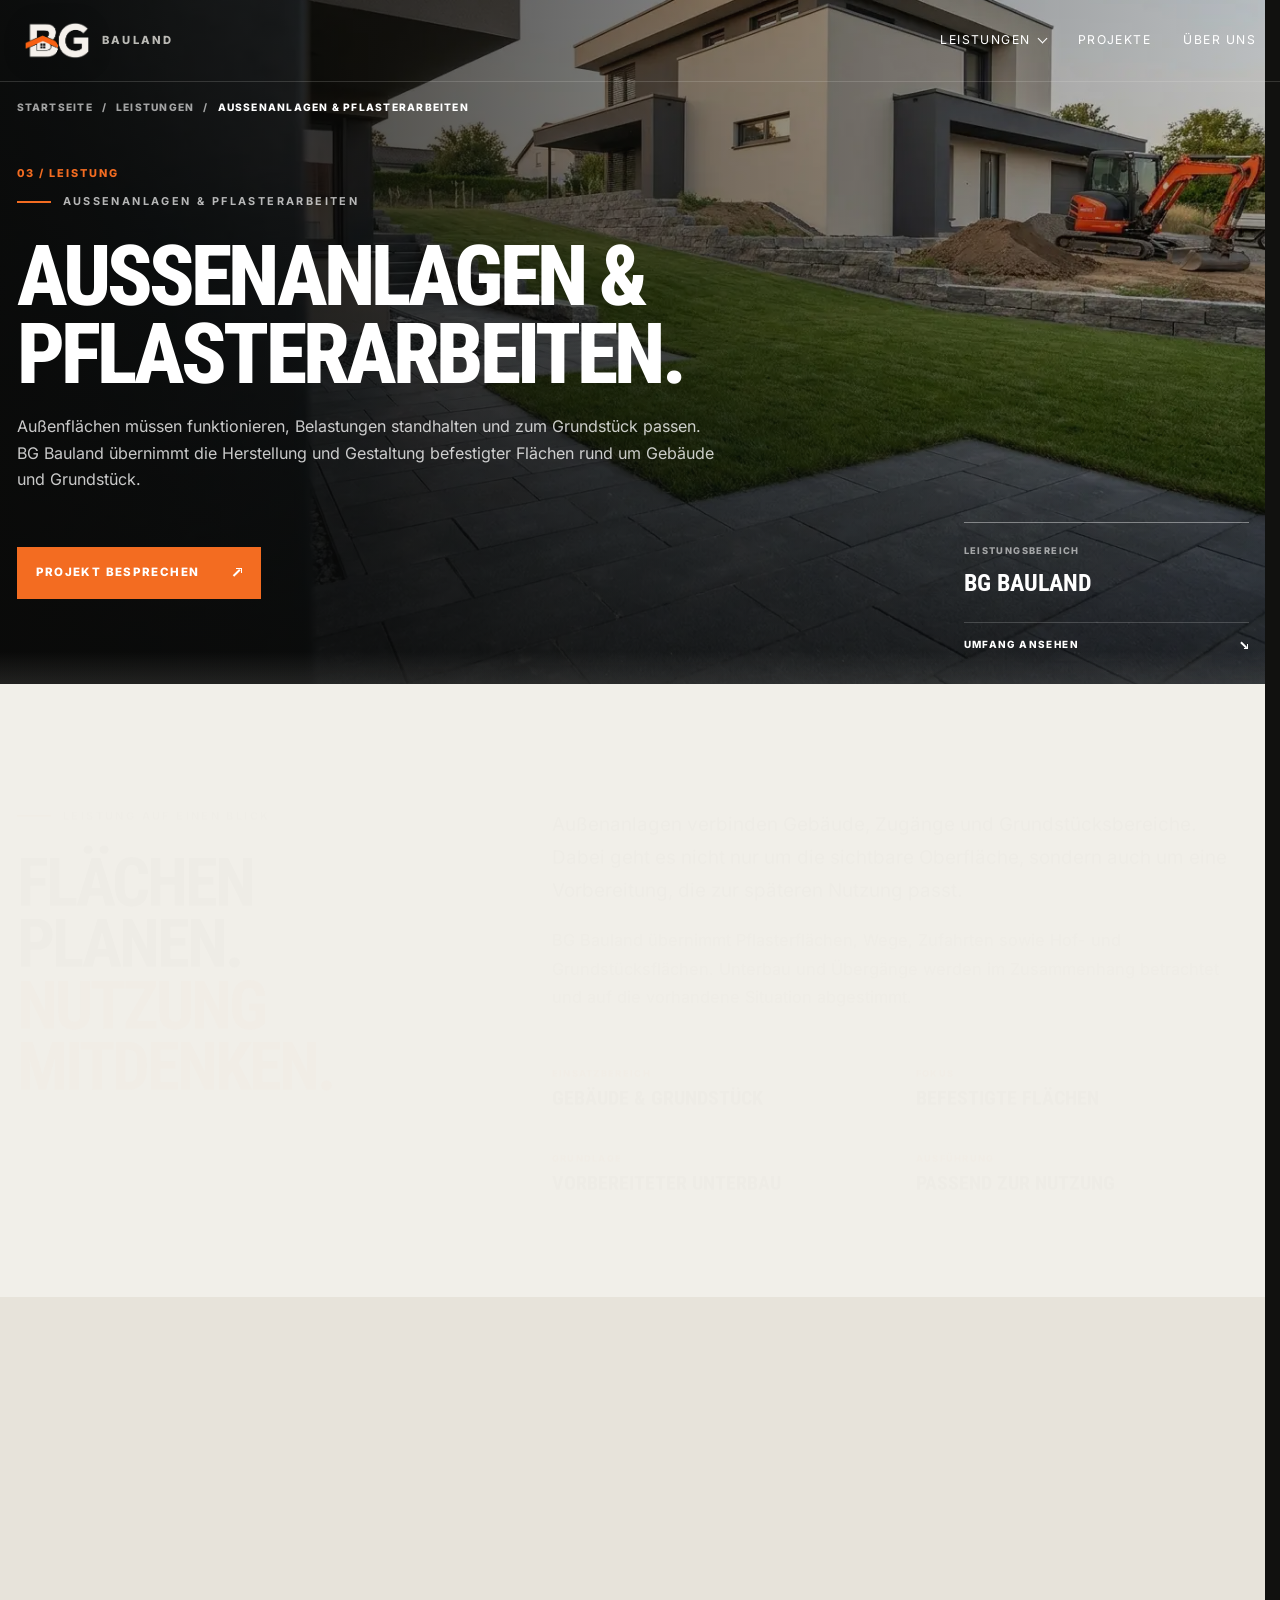
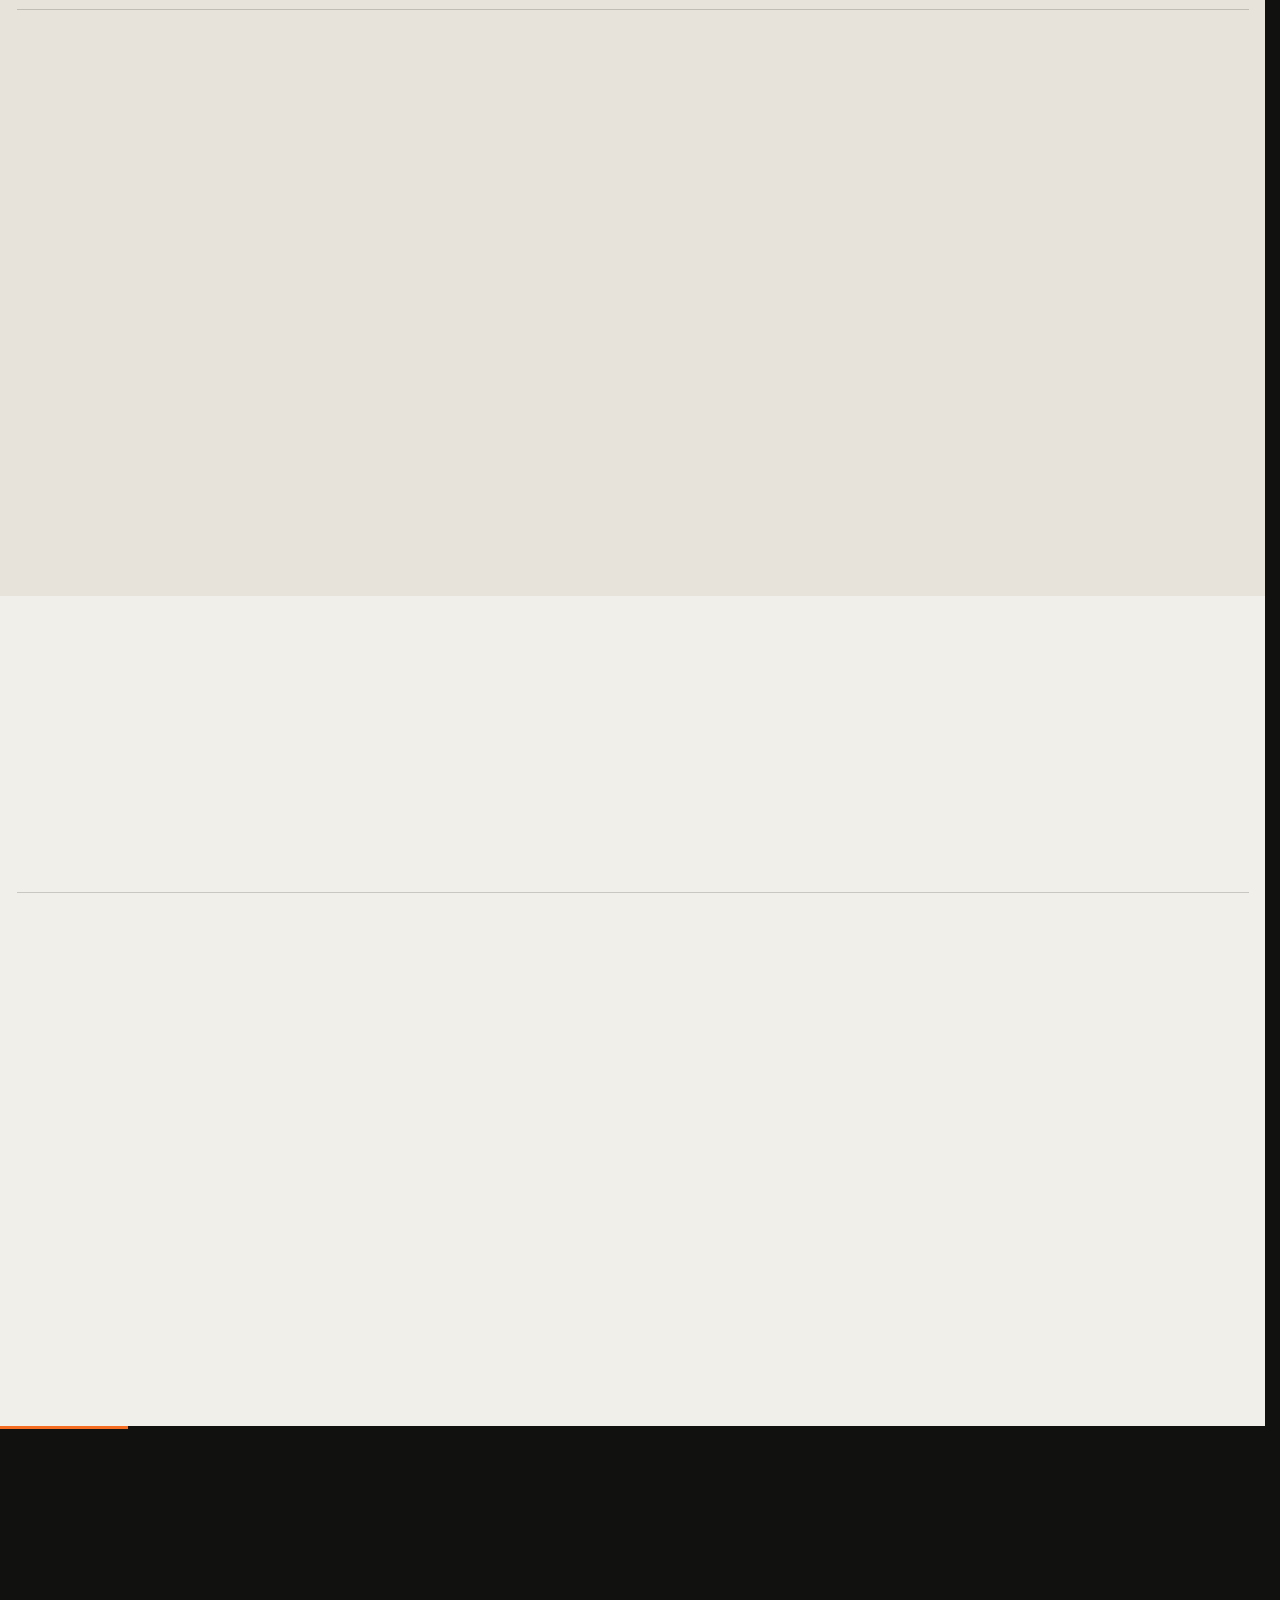
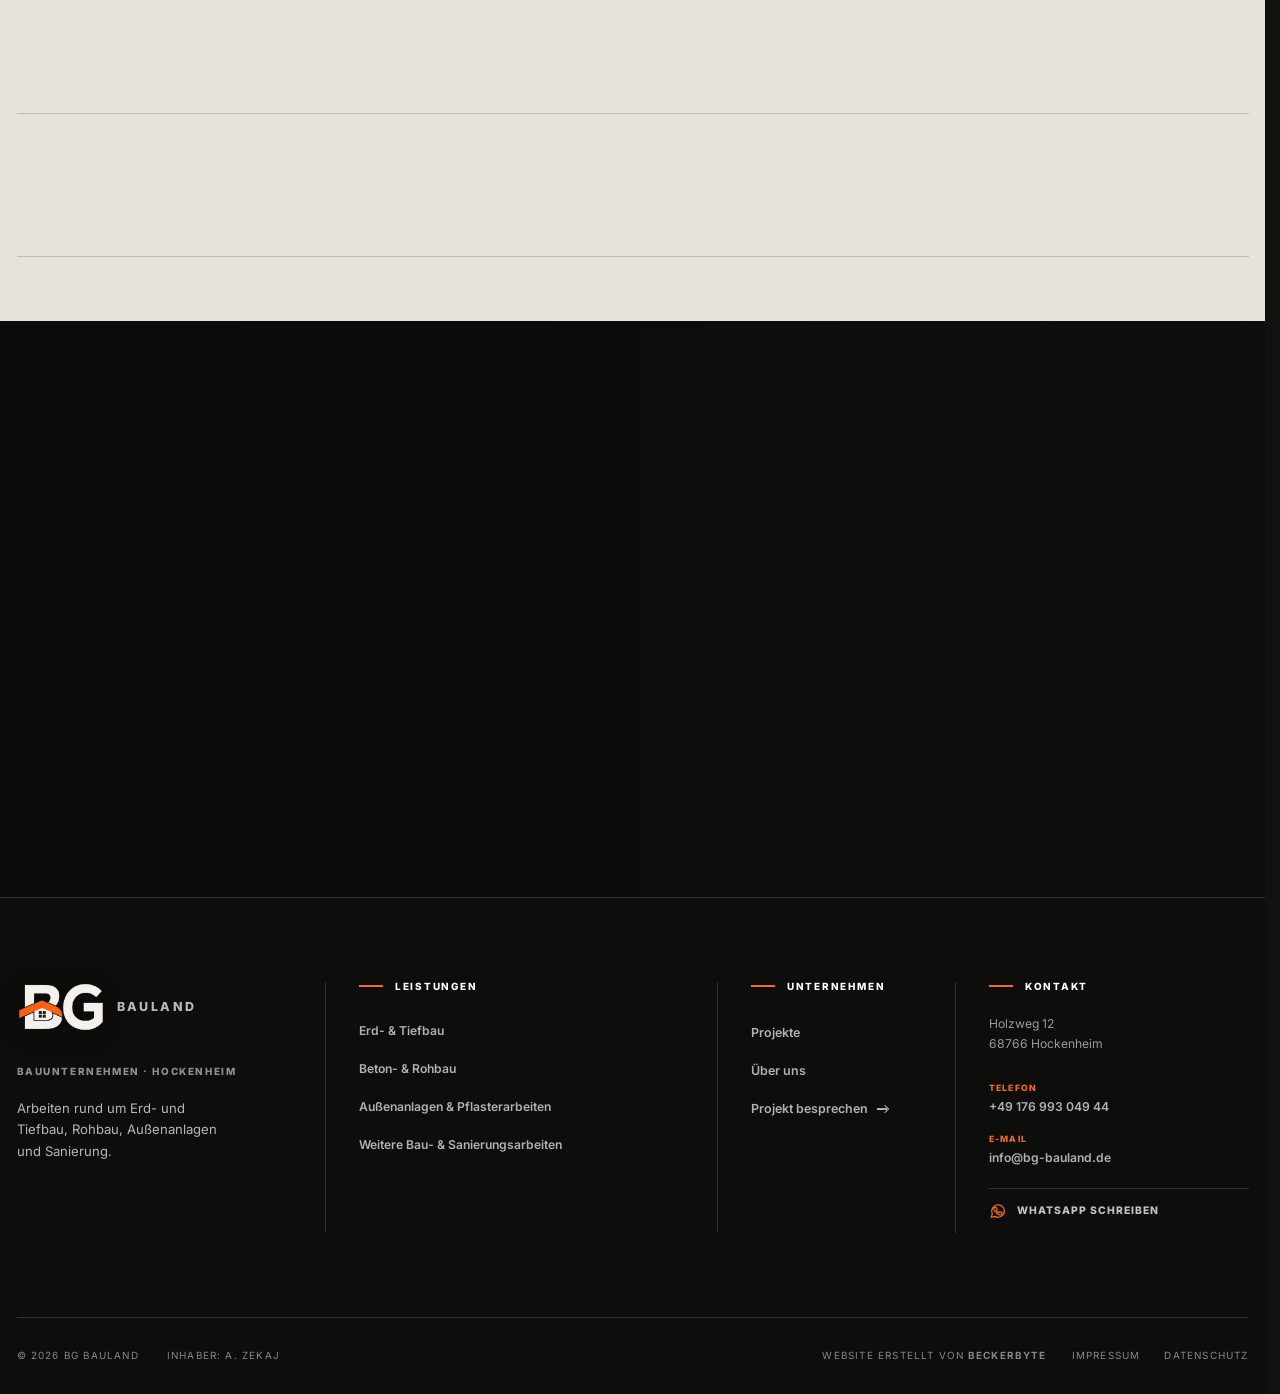
<file: pflasterarbeiten/index.html>
<!doctype html>
<html lang="de">
<head>
  <meta charset="utf-8">
  <meta name="viewport" content="width=device-width, initial-scale=1">
  <title>Weiterleitung | BG Bauland</title>
  <meta name="robots" content="noindex">
  <link rel="canonical" href="https://bgbauland.github.io/bg-bauland/aussenanlagen/">
  <meta http-equiv="refresh" content="0; url=../aussenanlagen/">
</head>
<body>
  <p>Die Seite wurde verschoben. <a href="../aussenanlagen/">Zu Außenanlagen &amp; Pflasterarbeiten</a></p>
</body>
</html>
</file>
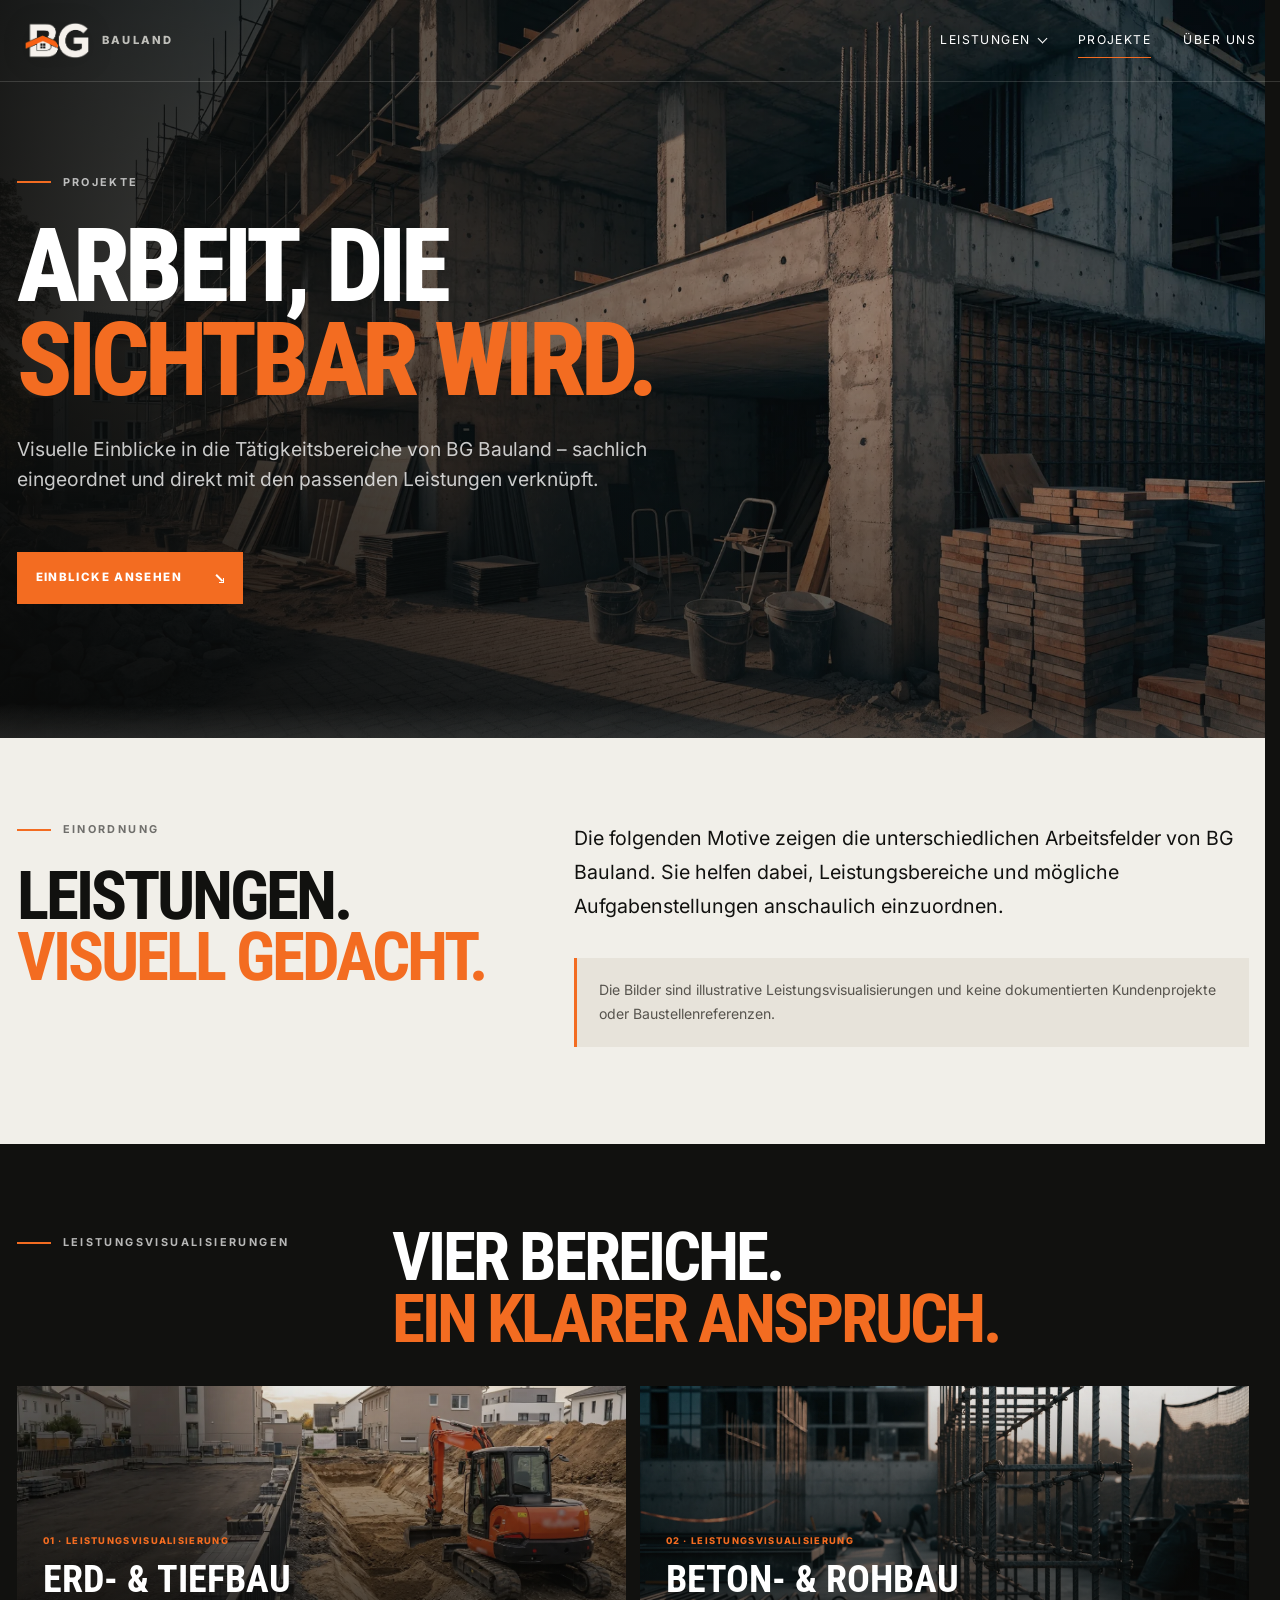
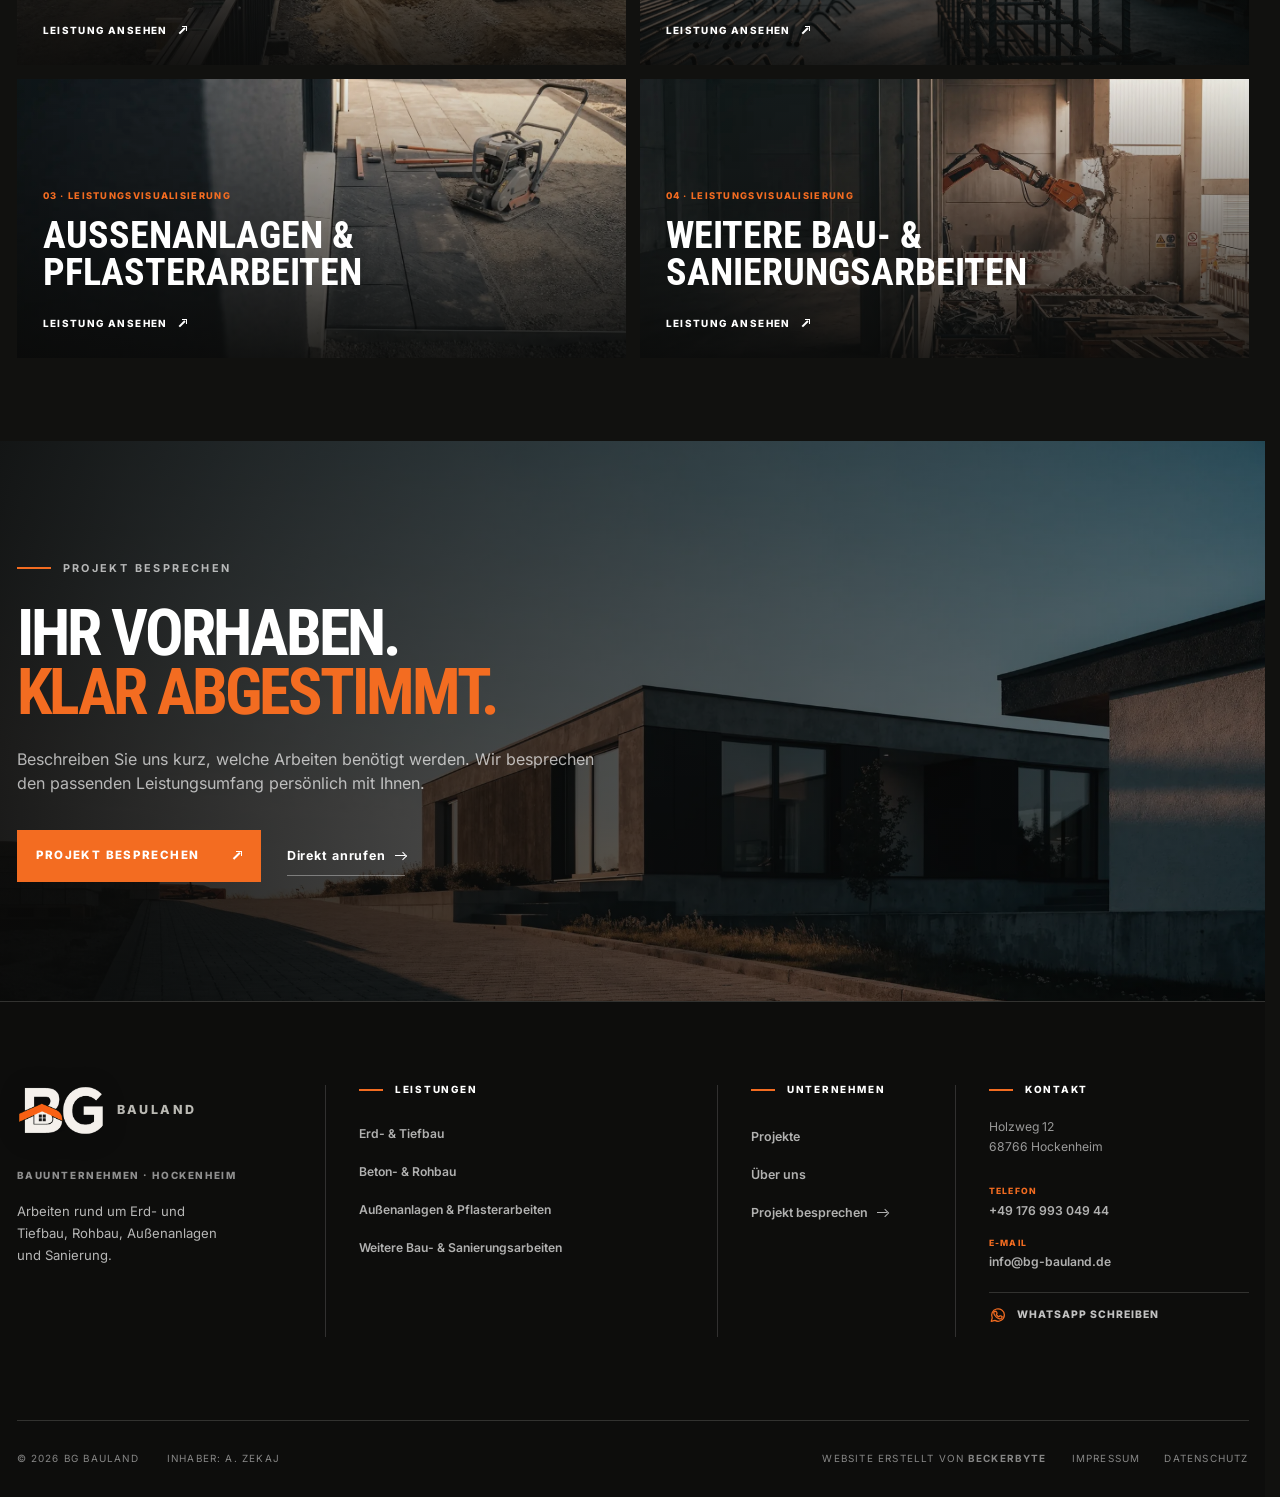
<file: projekte/index.html>
<!doctype html>
<html lang="de">
<head>
  <meta charset="utf-8">
  <meta name="viewport" content="width=device-width, initial-scale=1">
  <title>Projekte und Leistungsbereiche | BG Bauland</title>
  <meta name="description" content="Visuelle Einblicke in die Leistungsbereiche von BG Bauland: Erd- und Tiefbau, Beton- und Rohbau, Außenanlagen sowie Bau- und Sanierungsarbeiten.">
  <meta name="theme-color" content="#11110f">
  <link rel="icon" href="../assets/images/bg-logo.png?v=2" type="image/png">
  <link rel="canonical" href="https://bgbauland.github.io/bg-bauland/projekte/">
  <meta property="og:type" content="website">
  <meta property="og:locale" content="de_DE">
  <meta property="og:title" content="Projekte und Leistungsbereiche | BG Bauland">
  <meta property="og:description" content="Visuelle Einblicke in die vier Leistungsbereiche von BG Bauland.">
  <meta property="og:url" content="https://bgbauland.github.io/bg-bauland/projekte/">
  <meta property="og:image" content="https://bgbauland.github.io/bg-bauland/assets/images/construction-anchor.webp">
  <link rel="preload" as="image" href="../assets/images/construction-anchor.webp" fetchpriority="high">
  <link rel="preload" href="../assets/fonts/inter-latin.woff2?v=1" as="font" type="font/woff2" crossorigin>
  <link rel="preload" href="../assets/fonts/roboto-condensed-latin.woff2?v=1" as="font" type="font/woff2" crossorigin>
  <link rel="stylesheet" href="../styles.css?v=38">
  <script src="../app.js?v=17" defer></script>
</head>
<body class="service-page editorial-page projects-page">
  <a class="skip-link" href="#main-content">Zum Inhalt springen</a>
  <header class="site-header" data-header>
    <a class="brand" href="../index.html#top" aria-label="BG Bauland – Startseite"><img class="brand-logo" src="../assets/images/bg-logo.png?v=2" alt="" width="1145" height="659"><span class="brand-name" aria-hidden="true">Bauland</span></a>
    <button class="menu-toggle" type="button" aria-expanded="false" aria-controls="site-nav"><span class="sr-only">Navigation öffnen</span><span></span><span></span></button>
    <nav id="site-nav" class="site-nav" aria-label="Hauptnavigation"><div class="nav-services" data-service-nav><button class="nav-services-toggle" type="button" aria-expanded="false" aria-controls="service-menu">Leistungen <span class="nav-chevron" aria-hidden="true"></span></button><div class="nav-services-menu" id="service-menu"><a href="../erd-tiefbau/">Erd- &amp; Tiefbau</a><a href="../beton-rohbau/">Beton- &amp; Rohbau</a><a href="../aussenanlagen/">Außenanlagen &amp; Pflasterarbeiten</a><a href="../bau-sanierungsarbeiten/">Weitere Bau- &amp; Sanierungsarbeiten</a></div></div><a href="../projekte/" aria-current="page">Projekte</a><a href="../ueber-uns/">Über uns</a></nav>
  </header>
  <main id="main-content">
    <section class="service-hero editorial-hero page-chapter" id="top" aria-labelledby="page-title">
      <img src="../assets/images/construction-anchor.webp" width="1920" height="1080" alt="Visualisierung eines Bauvorhabens mit vorbereiteten Arbeitsbereichen" fetchpriority="high" decoding="async">
      <div class="service-hero-shade" aria-hidden="true"></div>
      <div class="service-hero-content shell">
        <p class="eyebrow"><span></span> Projekte</p>
        <h1 id="page-title">Arbeit, die<br><em>sichtbar wird.</em></h1>
        <p class="hero-lead">Visuelle Einblicke in die Tätigkeitsbereiche von BG Bauland – sachlich eingeordnet und direkt mit den passenden Leistungen verknüpft.</p>
        <div class="service-hero-actions"><a class="button button-primary" href="#einblicke">Einblicke ansehen <span class="arrow-icon arrow-down" aria-hidden="true"></span></a></div>
      </div>
    </section>
    <div class="page-chapter projects-content-chapter">
    <section class="editorial-intro" aria-labelledby="projects-intro-title">
      <div class="shell editorial-intro-grid">
        <div class="reveal"><p class="eyebrow eyebrow-dark"><span></span> Einordnung</p><h2 id="projects-intro-title">Leistungen.<br><em>Visuell gedacht.</em></h2></div>
        <div class="editorial-copy reveal"><p>Die folgenden Motive zeigen die unterschiedlichen Arbeitsfelder von BG Bauland. Sie helfen dabei, Leistungsbereiche und mögliche Aufgabenstellungen anschaulich einzuordnen.</p><p class="editorial-notice">Die Bilder sind illustrative Leistungsvisualisierungen und keine dokumentierten Kundenprojekte oder Baustellenreferenzen.</p></div>
      </div>
    </section>
    <section class="projects-showcase" id="einblicke" aria-labelledby="showcase-title">
      <div class="shell">
        <div class="projects-showcase-head reveal"><p class="eyebrow"><span></span> Leistungsvisualisierungen</p><h2 id="showcase-title">Vier Bereiche.<br><em>Ein klarer Anspruch.</em></h2></div>
        <div class="projects-page-grid">
          <article class="project-feature reveal"><a href="../erd-tiefbau/" aria-label="Erd- und Tiefbau ansehen"><img src="../assets/images/service-erd-tiefbau.webp" width="1376" height="768" loading="lazy" decoding="async" alt="Visualisierung einer Baugrube mit Bagger"><span class="project-feature-shade" aria-hidden="true"></span><div><small>01 · Leistungsvisualisierung</small><h3>Erd- &amp; Tiefbau</h3><span>Leistung ansehen <i class="arrow-icon arrow-up" aria-hidden="true"></i></span></div></a></article>
          <article class="project-feature reveal"><a href="../beton-rohbau/" aria-label="Beton- und Rohbau ansehen"><img src="../assets/images/reinforcement.webp" width="1920" height="1080" loading="lazy" decoding="async" alt="Visualisierung einer vorbereiteten Bewehrung"><span class="project-feature-shade" aria-hidden="true"></span><div><small>02 · Leistungsvisualisierung</small><h3>Beton- &amp; Rohbau</h3><span>Leistung ansehen <i class="arrow-icon arrow-up" aria-hidden="true"></i></span></div></a></article>
          <article class="project-feature reveal"><a href="../aussenanlagen/" aria-label="Außenanlagen und Pflasterarbeiten ansehen"><img src="../assets/images/service-pflasterarbeiten.webp" width="1376" height="768" loading="lazy" decoding="async" alt="Visualisierung einer präzise vorbereiteten Pflasterfläche"><span class="project-feature-shade" aria-hidden="true"></span><div><small>03 · Leistungsvisualisierung</small><h3>Außenanlagen &amp;<br>Pflasterarbeiten</h3><span>Leistung ansehen <i class="arrow-icon arrow-up" aria-hidden="true"></i></span></div></a></article>
          <article class="project-feature reveal"><a href="../bau-sanierungsarbeiten/" aria-label="Weitere Bau- und Sanierungsarbeiten ansehen"><img src="../assets/images/service-abbrucharbeiten.webp" width="1376" height="768" loading="lazy" decoding="async" alt="Visualisierung einer vorbereitenden Abbrucharbeit"><span class="project-feature-shade" aria-hidden="true"></span><div><small>04 · Leistungsvisualisierung</small><h3>Weitere Bau- &amp;<br>Sanierungsarbeiten</h3><span>Leistung ansehen <i class="arrow-icon arrow-up" aria-hidden="true"></i></span></div></a></article>
        </div>
      </div>
    </section>
    </div>
    <section class="service-cta" aria-labelledby="cta-title"><img src="../assets/images/contact-project.webp" width="1920" height="1080" loading="lazy" decoding="async" alt="Moderne Immobilie mit fertiggestelltem Außenbereich"><div class="service-cta-shade" aria-hidden="true"></div><div class="service-cta-content shell reveal"><p class="eyebrow"><span></span> Projekt besprechen</p><h2 id="cta-title">Ihr Vorhaben.<br><em>Klar abgestimmt.</em></h2><p>Beschreiben Sie uns kurz, welche Arbeiten benötigt werden. Wir besprechen den passenden Leistungsumfang persönlich mit Ihnen.</p><div class="service-cta-actions"><a class="button button-primary" href="../index.html#kontakt">Projekt besprechen <span class="arrow-icon arrow-up" aria-hidden="true"></span></a><a class="text-link" href="tel:+4917699304944">Direkt anrufen <span class="arrow-icon arrow-right" aria-hidden="true"></span></a></div></div></section>
  </main>
  <footer class="site-footer">
    <div class="shell footer-main">
      <div class="footer-brand-block">
        <a class="brand brand-footer" href="../index.html#top" aria-label="BG Bauland – Startseite"><img class="brand-logo" src="../assets/images/bg-logo.png?v=2" alt="" width="1145" height="659"><span class="brand-name" aria-hidden="true">Bauland</span></a>
        <p class="footer-kicker">Bauunternehmen · Hockenheim</p>
        <p class="footer-summary">Arbeiten rund um Erd- und Tiefbau, Rohbau, Außenanlagen und Sanierung.</p>
      </div>
      <nav class="footer-column footer-services" aria-label="Leistungen im Footer">
        <h2>Leistungen</h2>
        <a href="../erd-tiefbau/"><strong>Erd- &amp; Tiefbau</strong></a>
        <a href="../beton-rohbau/"><strong>Beton- &amp; Rohbau</strong></a>
        <a href="../aussenanlagen/"><strong>Außenanlagen &amp; Pflasterarbeiten</strong></a>
        <a href="../bau-sanierungsarbeiten/"><strong>Weitere Bau- &amp; Sanierungsarbeiten</strong></a>
      </nav>
      <nav class="footer-column footer-company" aria-label="Unternehmen im Footer">
        <h2>Unternehmen</h2>
        <a href="../projekte/">Projekte</a>
        <a href="../ueber-uns/">Über uns</a>
        <a href="../index.html#kontakt">Projekt besprechen <span class="arrow-icon arrow-right" aria-hidden="true"></span></a>
      </nav>
      <div class="footer-column footer-contact">
        <h2>Kontakt</h2>
        <address>Holzweg 12<br>68766 Hockenheim</address>
        <a class="footer-contact-link" href="tel:+4917699304944"><span>Telefon</span><strong>+49 176 993 049 44</strong></a>
        <a class="footer-contact-link" href="mailto:info@bg-bauland.de"><span>E-Mail</span><strong>info@bg-bauland.de</strong></a>
        <a class="footer-whatsapp" href="https://wa.me/4917699304944?text=Hallo%20BG%20Bauland%2C%20ich%20m%C3%B6chte%20ein%20Projekt%20besprechen." target="_blank" rel="noopener noreferrer" aria-label="BG Bauland über WhatsApp kontaktieren"><svg class="whatsapp-icon" viewBox="0 0 24 24" aria-hidden="true"><path d="M20.5 11.7a8.5 8.5 0 0 1-12.6 7.5L3 20.5l1.3-4.7A8.5 8.5 0 1 1 20.5 11.7Z"/><path d="M8.2 7.5c.2-.4.4-.4.7-.4h.5c.2 0 .4.1.5.4l.8 1.9c.1.3.1.5-.1.7l-.7.8c-.2.2-.1.4 0 .6.7 1.2 1.7 2.2 3 2.8.2.1.4.1.6-.1l.9-1.1c.2-.2.4-.3.7-.1l2 .9c.3.1.4.3.4.5 0 .5-.2 1.5-1 2.1-.6.5-1.4.8-2.4.6-1.1-.2-2.5-.7-4.3-2.3-2.1-1.9-3.4-4.2-3.5-5.9 0-.6.2-1 .4-1.4.3-.3.7-.6 1.5-.6Z"/></svg><span>WhatsApp schreiben</span></a>
      </div>
    </div>
    <div class="shell footer-bottom"><div class="footer-meta"><span>© <span data-year></span> BG Bauland</span><span>Inhaber: A. Zekaj</span></div><a class="site-credit" href="https://www.beckerbyte.com/" target="_blank" rel="noopener noreferrer">Website erstellt von <strong>beckerbyte</strong></a><nav aria-label="Rechtliche Hinweise"><a href="../impressum.html">Impressum</a><a href="../datenschutz.html">Datenschutz</a></nav></div>
  </footer>
</body>
</html>
</file>
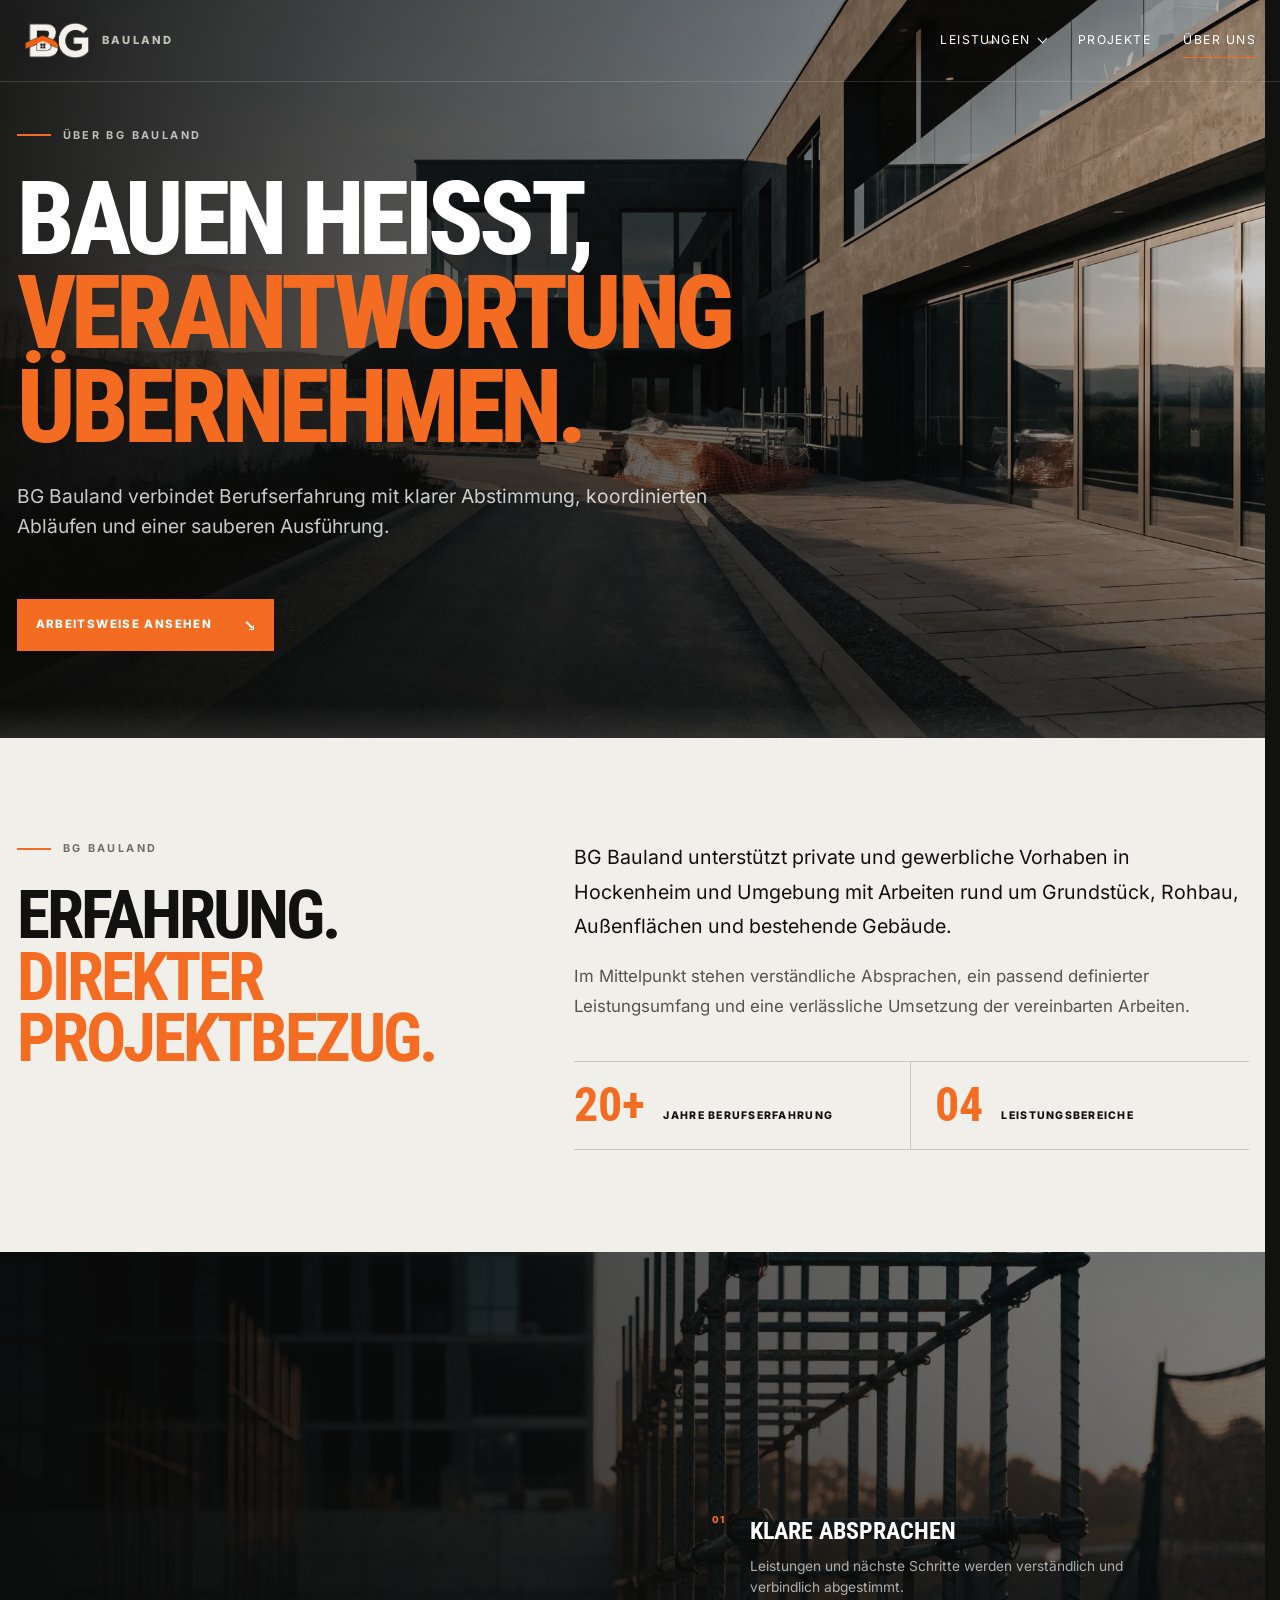
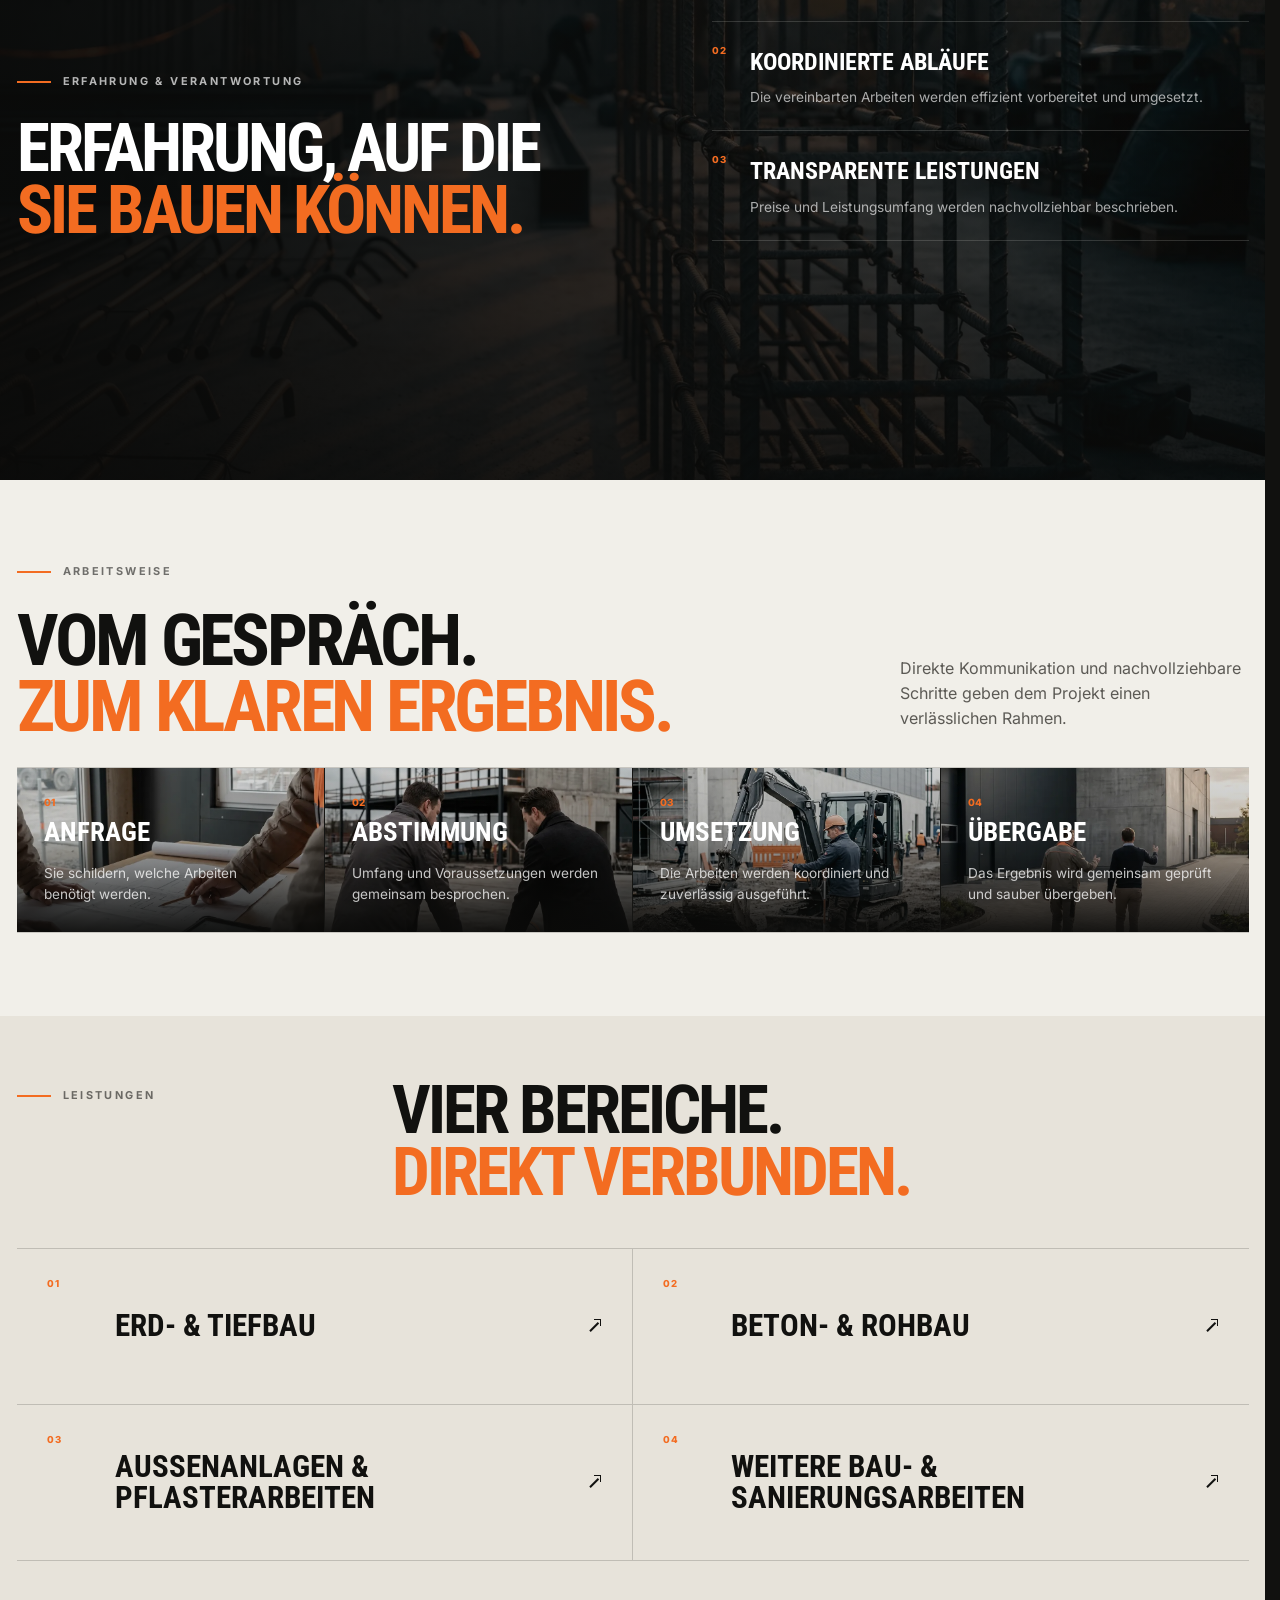
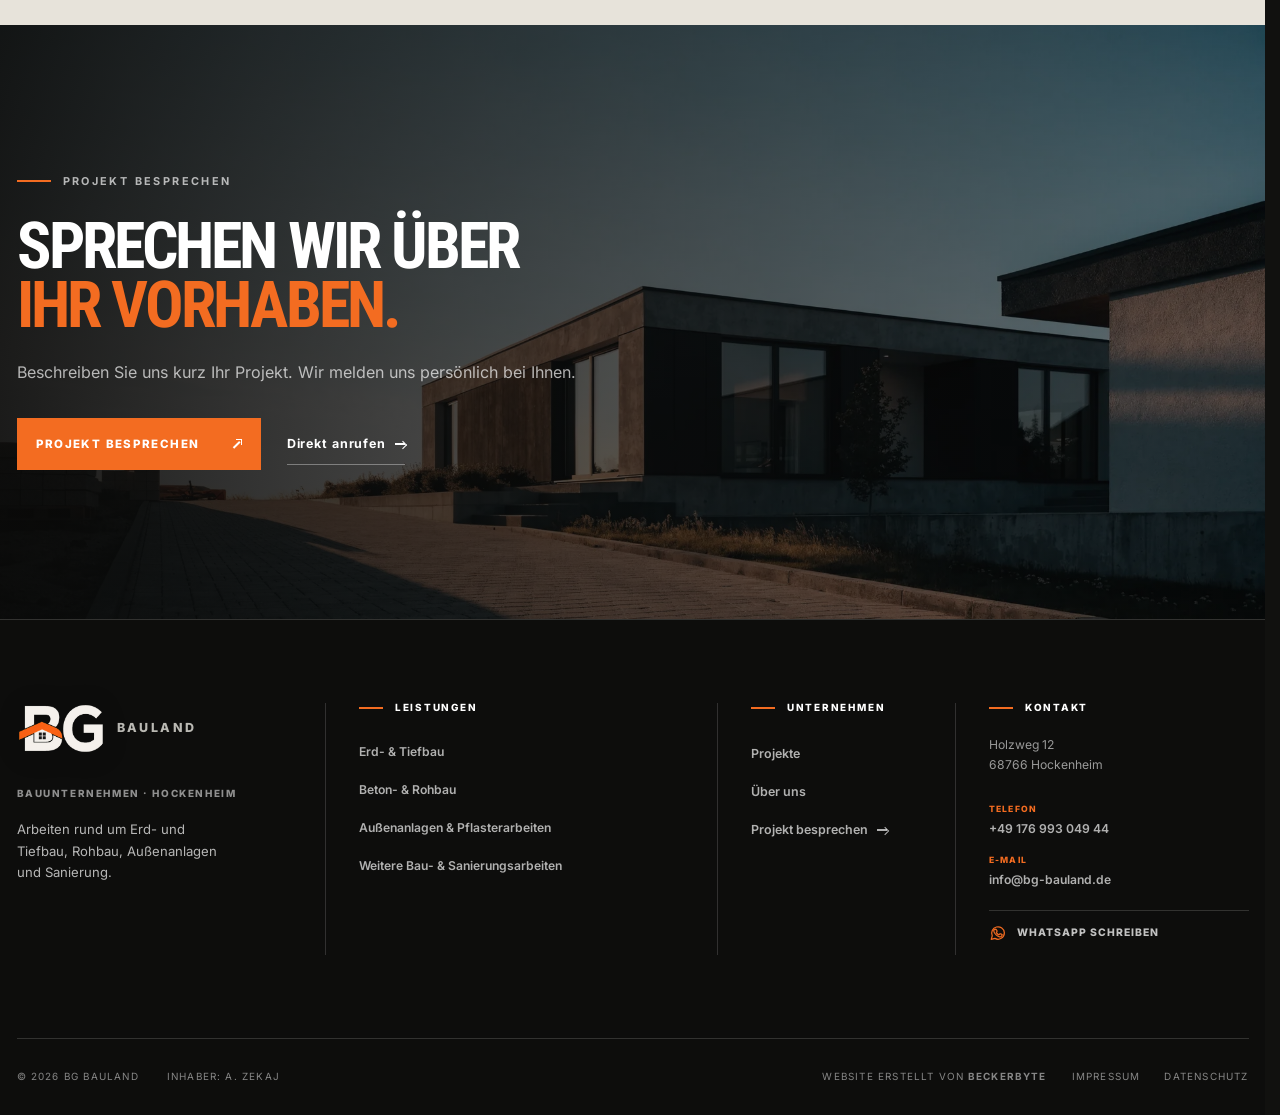
<file: ueber-uns/index.html>
<!doctype html>
<html lang="de">
<head>
  <meta charset="utf-8">
  <meta name="viewport" content="width=device-width, initial-scale=1">
  <title>Über BG Bauland | Erfahrung und Arbeitsweise</title>
  <meta name="description" content="Mehr über BG Bauland: über 20 Jahre Berufserfahrung, klare Abstimmung und zuverlässige Bauarbeiten in Hockenheim und Umgebung.">
  <meta name="theme-color" content="#11110f">
  <link rel="icon" href="../assets/images/bg-logo.png?v=2" type="image/png">
  <link rel="canonical" href="https://bgbauland.github.io/bg-bauland/ueber-uns/">
  <meta property="og:type" content="website">
  <meta property="og:locale" content="de_DE">
  <meta property="og:title" content="Über BG Bauland | Erfahrung und Arbeitsweise">
  <meta property="og:description" content="Erfahrung, Verantwortung und klar abgestimmte Arbeitsabläufe bei BG Bauland.">
  <meta property="og:url" content="https://bgbauland.github.io/bg-bauland/ueber-uns/">
  <meta property="og:image" content="https://bgbauland.github.io/bg-bauland/assets/images/hero-bg-bauland.webp">
  <link rel="preload" as="image" href="../assets/images/hero-bg-bauland.webp" fetchpriority="high">
  <link rel="preload" href="../assets/fonts/inter-latin.woff2?v=1" as="font" type="font/woff2" crossorigin>
  <link rel="preload" href="../assets/fonts/roboto-condensed-latin.woff2?v=1" as="font" type="font/woff2" crossorigin>
  <link rel="stylesheet" href="../styles.css?v=38">
  <script src="../app.js?v=17" defer></script>
</head>
<body class="service-page editorial-page about-page">
  <a class="skip-link" href="#main-content">Zum Inhalt springen</a>
  <header class="site-header" data-header>
    <a class="brand" href="../index.html#top" aria-label="BG Bauland – Startseite"><img class="brand-logo" src="../assets/images/bg-logo.png?v=2" alt="" width="1145" height="659"><span class="brand-name" aria-hidden="true">Bauland</span></a>
    <button class="menu-toggle" type="button" aria-expanded="false" aria-controls="site-nav"><span class="sr-only">Navigation öffnen</span><span></span><span></span></button>
    <nav id="site-nav" class="site-nav" aria-label="Hauptnavigation"><div class="nav-services" data-service-nav><button class="nav-services-toggle" type="button" aria-expanded="false" aria-controls="service-menu">Leistungen <span class="nav-chevron" aria-hidden="true"></span></button><div class="nav-services-menu" id="service-menu"><a href="../erd-tiefbau/">Erd- &amp; Tiefbau</a><a href="../beton-rohbau/">Beton- &amp; Rohbau</a><a href="../aussenanlagen/">Außenanlagen &amp; Pflasterarbeiten</a><a href="../bau-sanierungsarbeiten/">Weitere Bau- &amp; Sanierungsarbeiten</a></div></div><a href="../projekte/">Projekte</a><a href="../ueber-uns/" aria-current="page">Über uns</a></nav>
  </header>
  <main id="main-content">
    <section class="service-hero editorial-hero page-chapter" id="top" aria-labelledby="page-title">
      <img src="../assets/images/hero-bg-bauland.webp" width="1920" height="1080" alt="Modernisierte Immobilie mit klar gestaltetem Außenbereich" fetchpriority="high" decoding="async">
      <div class="service-hero-shade" aria-hidden="true"></div>
      <div class="service-hero-content shell">
        <p class="eyebrow"><span></span> Über BG Bauland</p>
        <h1 id="page-title">Bauen heißt,<br><em>Verantwortung übernehmen.</em></h1>
        <p class="hero-lead">BG Bauland verbindet Berufserfahrung mit klarer Abstimmung, koordinierten Abläufen und einer sauberen Ausführung.</p>
        <div class="service-hero-actions"><a class="button button-primary" href="#arbeitsweise">Arbeitsweise ansehen <span class="arrow-icon arrow-down" aria-hidden="true"></span></a></div>
      </div>
    </section>
    <section class="editorial-intro page-chapter" aria-labelledby="about-intro-title">
      <div class="shell editorial-intro-grid">
        <div class="reveal"><p class="eyebrow eyebrow-dark"><span></span> BG Bauland</p><h2 id="about-intro-title">Erfahrung.<br><em>Direkter Projektbezug.</em></h2></div>
        <div class="editorial-copy reveal"><p>BG Bauland unterstützt private und gewerbliche Vorhaben in Hockenheim und Umgebung mit Arbeiten rund um Grundstück, Rohbau, Außenflächen und bestehende Gebäude.</p><p>Im Mittelpunkt stehen verständliche Absprachen, ein passend definierter Leistungsumfang und eine verlässliche Umsetzung der vereinbarten Arbeiten.</p><div class="editorial-facts"><div><strong>20+</strong><span>Jahre Berufserfahrung</span></div><div><strong>04</strong><span>Leistungsbereiche</span></div></div></div>
      </div>
    </section>
    <section class="about-experience page-chapter" aria-labelledby="experience-page-title">
      <img src="../assets/images/reinforcement.webp" width="1920" height="1080" loading="lazy" decoding="async" alt="Vorbereitete Bewehrung für eine massive Konstruktion">
      <div class="about-experience-shade" aria-hidden="true"></div>
      <div class="shell about-experience-content">
        <div class="reveal"><p class="eyebrow"><span></span> Erfahrung &amp; Verantwortung</p><h2 id="experience-page-title">Erfahrung, auf die<br><em>Sie bauen können.</em></h2></div>
        <ul class="about-values reveal"><li><span>01</span><strong>Klare Absprachen</strong><p>Leistungen und nächste Schritte werden verständlich und verbindlich abgestimmt.</p></li><li><span>02</span><strong>Koordinierte Abläufe</strong><p>Die vereinbarten Arbeiten werden effizient vorbereitet und umgesetzt.</p></li><li><span>03</span><strong>Transparente Leistungen</strong><p>Preise und Leistungsumfang werden nachvollziehbar beschrieben.</p></li></ul>
      </div>
    </section>
    <section class="section process editorial-process page-chapter" id="arbeitsweise" aria-labelledby="process-page-title">
      <div class="shell">
        <div class="section-head reveal"><div><p class="eyebrow eyebrow-dark"><span></span> Arbeitsweise</p><h2 id="process-page-title">Vom Gespräch.<br><em>Zum klaren Ergebnis.</em></h2></div><p>Direkte Kommunikation und nachvollziehbare Schritte geben dem Projekt einen verlässlichen Rahmen.</p></div>
        <ol class="process-list"><li class="reveal"><img class="process-image" src="../assets/images/process-anfrage.webp" alt="" loading="lazy" decoding="async" width="928" height="1152"><span>01</span><div><h3>Anfrage</h3><p>Sie schildern, welche Arbeiten benötigt werden.</p></div></li><li class="reveal"><img class="process-image" src="../assets/images/process-abstimmung.webp" alt="" loading="lazy" decoding="async" width="928" height="1152"><span>02</span><div><h3>Abstimmung</h3><p>Umfang und Voraussetzungen werden gemeinsam besprochen.</p></div></li><li class="reveal"><img class="process-image" src="../assets/images/process-umsetzung.webp" alt="" loading="lazy" decoding="async" width="928" height="1152"><span>03</span><div><h3>Umsetzung</h3><p>Die Arbeiten werden koordiniert und zuverlässig ausgeführt.</p></div></li><li class="reveal"><img class="process-image" src="../assets/images/process-uebergabe.webp" alt="" loading="lazy" decoding="async" width="928" height="1152"><span>04</span><div><h3>Übergabe</h3><p>Das Ergebnis wird gemeinsam geprüft und sauber übergeben.</p></div></li></ol>
      </div>
    </section>
    <div class="page-chapter about-final-chapter">
    <section class="related-services" aria-labelledby="related-title">
      <div class="shell">
        <div class="related-services-head reveal"><p class="eyebrow eyebrow-dark"><span></span> Leistungen</p><h2 id="related-title">Vier Bereiche.<br><em>Direkt verbunden.</em></h2></div>
        <div class="related-services-grid"><a class="related-service reveal" href="../erd-tiefbau/"><span>01</span><strong>Erd- &amp; Tiefbau</strong><i class="arrow-icon arrow-up" aria-hidden="true"></i></a><a class="related-service reveal" href="../beton-rohbau/"><span>02</span><strong>Beton- &amp; Rohbau</strong><i class="arrow-icon arrow-up" aria-hidden="true"></i></a><a class="related-service reveal" href="../aussenanlagen/"><span>03</span><strong>Außenanlagen &amp; Pflasterarbeiten</strong><i class="arrow-icon arrow-up" aria-hidden="true"></i></a><a class="related-service reveal" href="../bau-sanierungsarbeiten/"><span>04</span><strong>Weitere Bau- &amp; Sanierungsarbeiten</strong><i class="arrow-icon arrow-up" aria-hidden="true"></i></a></div>
      </div>
    </section>
    <section class="service-cta" aria-labelledby="cta-title"><img src="../assets/images/contact-project.webp" width="1920" height="1080" loading="lazy" decoding="async" alt="Moderne Immobilie mit fertiggestelltem Außenbereich"><div class="service-cta-shade" aria-hidden="true"></div><div class="service-cta-content shell reveal"><p class="eyebrow"><span></span> Projekt besprechen</p><h2 id="cta-title">Sprechen wir über<br><em>Ihr Vorhaben.</em></h2><p>Beschreiben Sie uns kurz Ihr Projekt. Wir melden uns persönlich bei Ihnen.</p><div class="service-cta-actions"><a class="button button-primary" href="../index.html#kontakt">Projekt besprechen <span class="arrow-icon arrow-up" aria-hidden="true"></span></a><a class="text-link" href="tel:+4917699304944">Direkt anrufen <span class="arrow-icon arrow-right" aria-hidden="true"></span></a></div></div></section>
    </div>
  </main>
  <footer class="site-footer">
    <div class="shell footer-main">
      <div class="footer-brand-block">
        <a class="brand brand-footer" href="../index.html#top" aria-label="BG Bauland – Startseite"><img class="brand-logo" src="../assets/images/bg-logo.png?v=2" alt="" width="1145" height="659"><span class="brand-name" aria-hidden="true">Bauland</span></a>
        <p class="footer-kicker">Bauunternehmen · Hockenheim</p>
        <p class="footer-summary">Arbeiten rund um Erd- und Tiefbau, Rohbau, Außenanlagen und Sanierung.</p>
      </div>
      <nav class="footer-column footer-services" aria-label="Leistungen im Footer">
        <h2>Leistungen</h2>
        <a href="../erd-tiefbau/"><strong>Erd- &amp; Tiefbau</strong></a>
        <a href="../beton-rohbau/"><strong>Beton- &amp; Rohbau</strong></a>
        <a href="../aussenanlagen/"><strong>Außenanlagen &amp; Pflasterarbeiten</strong></a>
        <a href="../bau-sanierungsarbeiten/"><strong>Weitere Bau- &amp; Sanierungsarbeiten</strong></a>
      </nav>
      <nav class="footer-column footer-company" aria-label="Unternehmen im Footer">
        <h2>Unternehmen</h2>
        <a href="../projekte/">Projekte</a>
        <a href="../ueber-uns/">Über uns</a>
        <a href="../index.html#kontakt">Projekt besprechen <span class="arrow-icon arrow-right" aria-hidden="true"></span></a>
      </nav>
      <div class="footer-column footer-contact">
        <h2>Kontakt</h2>
        <address>Holzweg 12<br>68766 Hockenheim</address>
        <a class="footer-contact-link" href="tel:+4917699304944"><span>Telefon</span><strong>+49 176 993 049 44</strong></a>
        <a class="footer-contact-link" href="mailto:info@bg-bauland.de"><span>E-Mail</span><strong>info@bg-bauland.de</strong></a>
        <a class="footer-whatsapp" href="https://wa.me/4917699304944?text=Hallo%20BG%20Bauland%2C%20ich%20m%C3%B6chte%20ein%20Projekt%20besprechen." target="_blank" rel="noopener noreferrer" aria-label="BG Bauland über WhatsApp kontaktieren"><svg class="whatsapp-icon" viewBox="0 0 24 24" aria-hidden="true"><path d="M20.5 11.7a8.5 8.5 0 0 1-12.6 7.5L3 20.5l1.3-4.7A8.5 8.5 0 1 1 20.5 11.7Z"/><path d="M8.2 7.5c.2-.4.4-.4.7-.4h.5c.2 0 .4.1.5.4l.8 1.9c.1.3.1.5-.1.7l-.7.8c-.2.2-.1.4 0 .6.7 1.2 1.7 2.2 3 2.8.2.1.4.1.6-.1l.9-1.1c.2-.2.4-.3.7-.1l2 .9c.3.1.4.3.4.5 0 .5-.2 1.5-1 2.1-.6.5-1.4.8-2.4.6-1.1-.2-2.5-.7-4.3-2.3-2.1-1.9-3.4-4.2-3.5-5.9 0-.6.2-1 .4-1.4.3-.3.7-.6 1.5-.6Z"/></svg><span>WhatsApp schreiben</span></a>
      </div>
    </div>
    <div class="shell footer-bottom"><div class="footer-meta"><span>© <span data-year></span> BG Bauland</span><span>Inhaber: A. Zekaj</span></div><a class="site-credit" href="https://www.beckerbyte.com/" target="_blank" rel="noopener noreferrer">Website erstellt von <strong>beckerbyte</strong></a><nav aria-label="Rechtliche Hinweise"><a href="../impressum.html">Impressum</a><a href="../datenschutz.html">Datenschutz</a></nav></div>
  </footer>
</body>
</html>
</file>
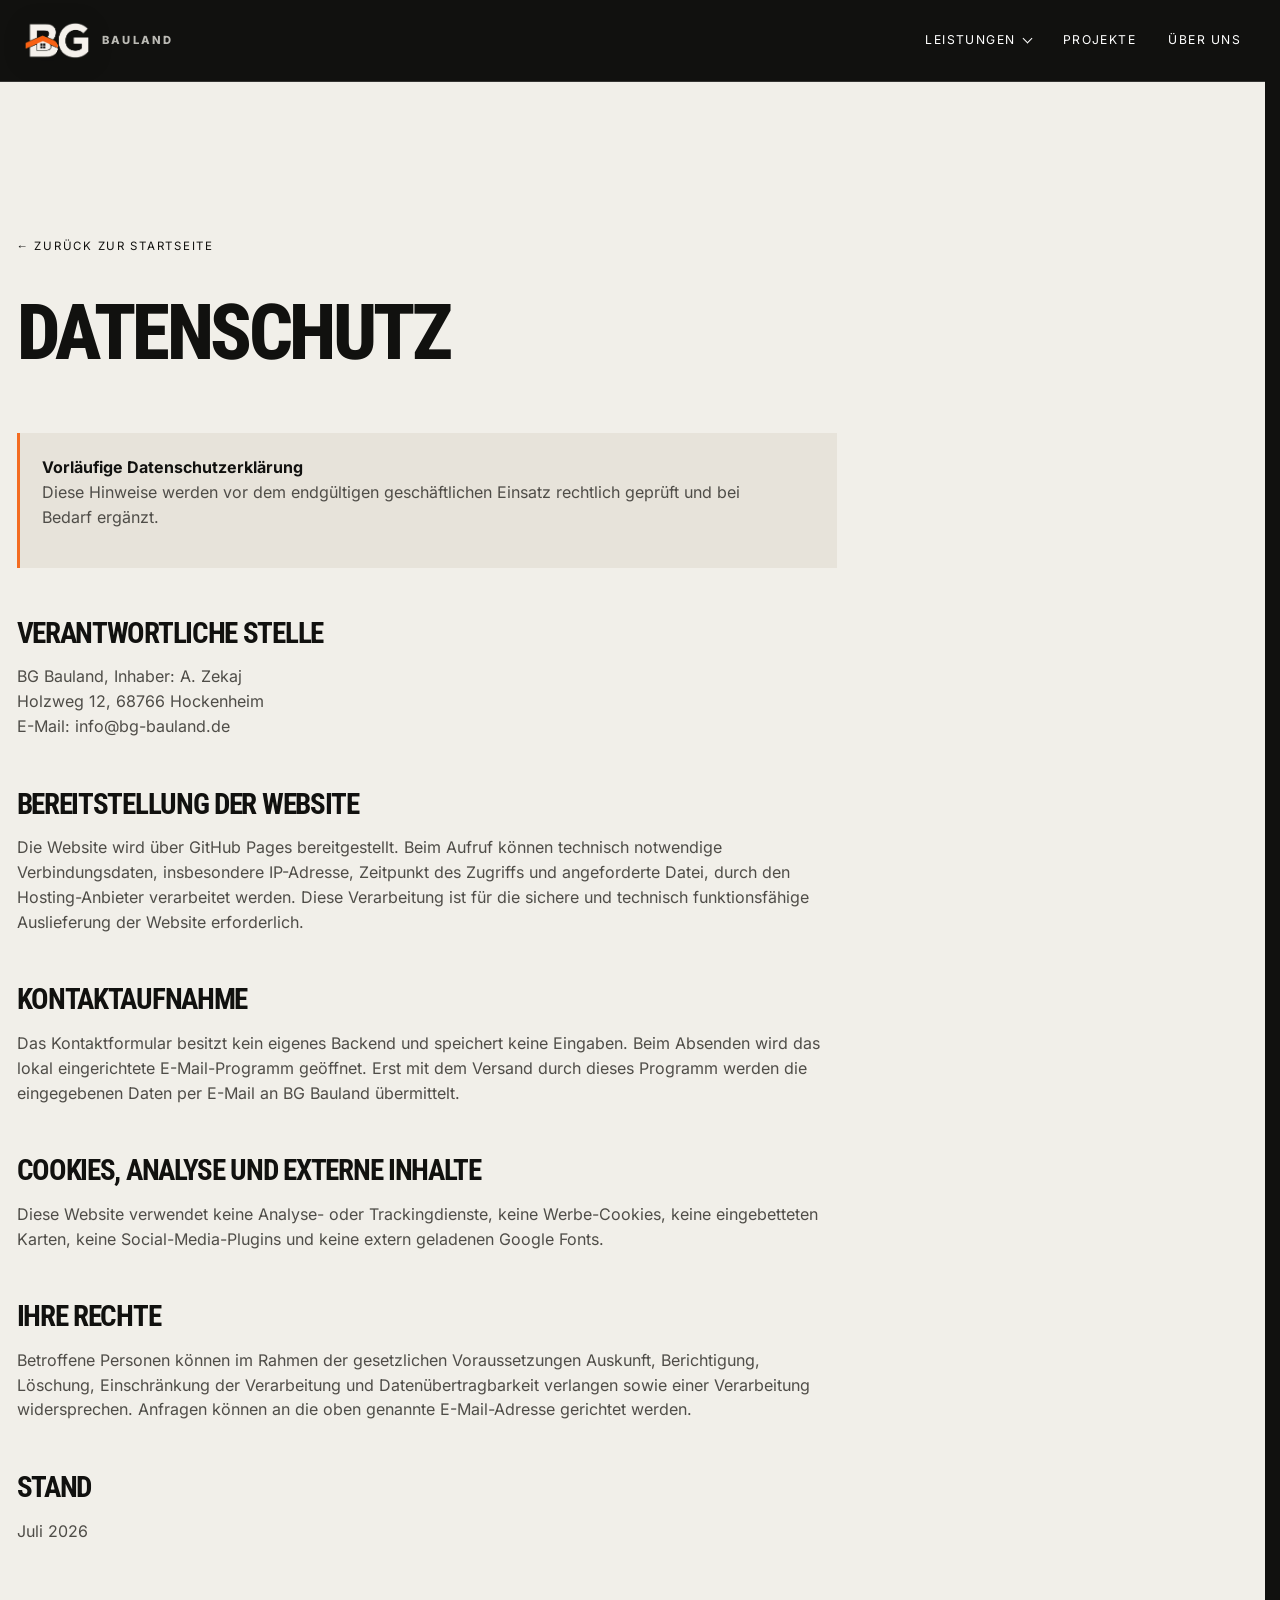
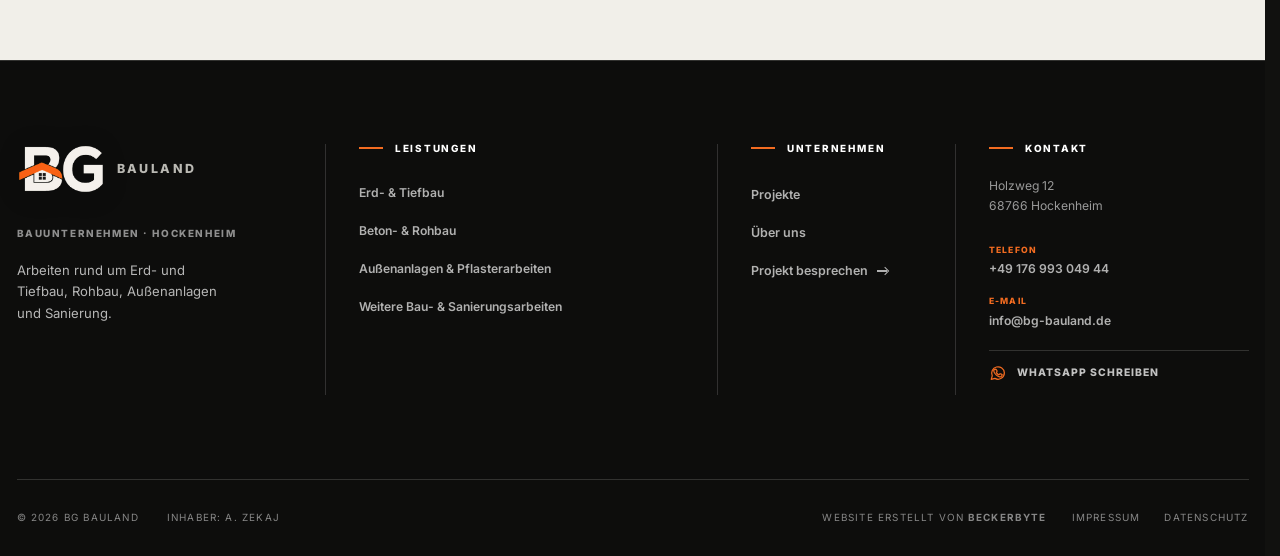
<file: datenschutz.html>
<!doctype html>
<html lang="de">
<head>
  <meta charset="utf-8">
  <meta name="viewport" content="width=device-width, initial-scale=1">
  <title>Datenschutz | BG Bauland</title>
  <meta name="description" content="Vorläufige Datenschutzhinweise der Website von BG Bauland.">
  <link rel="icon" href="./assets/images/bg-logo.png?v=2" type="image/png">
  <link rel="canonical" href="https://bgbauland.github.io/bg-bauland/datenschutz.html">
  <link rel="stylesheet" href="./styles.css?v=38">
  <script src="./app.js?v=17" defer></script>
</head>
<body class="legal-page">
  <a class="skip-link" href="#main-content">Zum Inhalt springen</a>
  <header class="site-header legal-header" data-header>
    <a class="brand" href="./index.html" aria-label="BG Bauland – Startseite"><img class="brand-logo" src="./assets/images/bg-logo.png" alt="" width="825" height="477"><span class="brand-name" aria-hidden="true">Bauland</span></a>
    <button class="menu-toggle" type="button" aria-expanded="false" aria-controls="site-nav"><span class="sr-only">Navigation öffnen</span><span></span><span></span></button>
    <nav id="site-nav" class="site-nav" aria-label="Hauptnavigation"><div class="nav-services" data-service-nav><button class="nav-services-toggle" type="button" aria-expanded="false" aria-controls="service-menu">Leistungen <span class="nav-chevron" aria-hidden="true"></span></button><div class="nav-services-menu" id="service-menu"><a href="./erd-tiefbau/">Erd- &amp; Tiefbau</a><a href="./beton-rohbau/">Beton- &amp; Rohbau</a><a href="./aussenanlagen/">Außenanlagen &amp; Pflasterarbeiten</a><a href="./bau-sanierungsarbeiten/">Weitere Bau- &amp; Sanierungsarbeiten</a></div></div><a href="./projekte/">Projekte</a><a href="./ueber-uns/">Über uns</a></nav>
  </header>
  <main class="legal-main" id="main-content">
    <div class="shell">
      <a class="legal-back" href="./index.html">← Zurück zur Startseite</a>
      <h1>Datenschutz</h1>
      <div class="legal-content">
        <div class="notice"><strong>Vorläufige Datenschutzerklärung</strong><p>Diese Hinweise werden vor dem endgültigen geschäftlichen Einsatz rechtlich geprüft und bei Bedarf ergänzt.</p></div>
        <h2>Verantwortliche Stelle</h2>
        <p>BG Bauland, Inhaber: A. Zekaj<br>Holzweg 12, 68766 Hockenheim<br>E-Mail: <a href="mailto:info@bg-bauland.de">info@bg-bauland.de</a></p>
        <h2>Bereitstellung der Website</h2>
        <p>Die Website wird über GitHub Pages bereitgestellt. Beim Aufruf können technisch notwendige Verbindungsdaten, insbesondere IP-Adresse, Zeitpunkt des Zugriffs und angeforderte Datei, durch den Hosting-Anbieter verarbeitet werden. Diese Verarbeitung ist für die sichere und technisch funktionsfähige Auslieferung der Website erforderlich.</p>
        <h2>Kontaktaufnahme</h2>
        <p>Das Kontaktformular besitzt kein eigenes Backend und speichert keine Eingaben. Beim Absenden wird das lokal eingerichtete E-Mail-Programm geöffnet. Erst mit dem Versand durch dieses Programm werden die eingegebenen Daten per E-Mail an BG Bauland übermittelt.</p>
        <h2>Cookies, Analyse und externe Inhalte</h2>
        <p>Diese Website verwendet keine Analyse- oder Trackingdienste, keine Werbe-Cookies, keine eingebetteten Karten, keine Social-Media-Plugins und keine extern geladenen Google Fonts.</p>
        <h2>Ihre Rechte</h2>
        <p>Betroffene Personen können im Rahmen der gesetzlichen Voraussetzungen Auskunft, Berichtigung, Löschung, Einschränkung der Verarbeitung und Datenübertragbarkeit verlangen sowie einer Verarbeitung widersprechen. Anfragen können an die oben genannte E-Mail-Adresse gerichtet werden.</p>
        <h2>Stand</h2>
        <p>Juli 2026</p>
      </div>
    </div>
  </main>
  <footer class="site-footer">
    <div class="shell footer-main">
      <div class="footer-brand-block">
        <a class="brand brand-footer" href="./index.html#top" aria-label="BG Bauland – Startseite"><img class="brand-logo" src="./assets/images/bg-logo.png?v=2" alt="" width="1145" height="659"><span class="brand-name" aria-hidden="true">Bauland</span></a>
        <p class="footer-kicker">Bauunternehmen · Hockenheim</p>
        <p class="footer-summary">Arbeiten rund um Erd- und Tiefbau, Rohbau, Außenanlagen und Sanierung.</p>
      </div>
      <nav class="footer-column footer-services" aria-label="Leistungen im Footer">
        <h2>Leistungen</h2>
        <a href="./erd-tiefbau/"><strong>Erd- &amp; Tiefbau</strong></a>
        <a href="./beton-rohbau/"><strong>Beton- &amp; Rohbau</strong></a>
        <a href="./aussenanlagen/"><strong>Außenanlagen &amp; Pflasterarbeiten</strong></a>
        <a href="./bau-sanierungsarbeiten/"><strong>Weitere Bau- &amp; Sanierungsarbeiten</strong></a>
      </nav>
      <nav class="footer-column footer-company" aria-label="Unternehmen im Footer">
        <h2>Unternehmen</h2>
        <a href="./projekte/">Projekte</a>
        <a href="./ueber-uns/">Über uns</a>
        <a href="./index.html#kontakt">Projekt besprechen <span class="arrow-icon arrow-right" aria-hidden="true"></span></a>
      </nav>
      <div class="footer-column footer-contact">
        <h2>Kontakt</h2>
        <address>Holzweg 12<br>68766 Hockenheim</address>
        <a class="footer-contact-link" href="tel:+4917699304944"><span>Telefon</span><strong>+49 176 993 049 44</strong></a>
        <a class="footer-contact-link" href="mailto:info@bg-bauland.de"><span>E-Mail</span><strong>info@bg-bauland.de</strong></a>
        <a class="footer-whatsapp" href="https://wa.me/4917699304944?text=Hallo%20BG%20Bauland%2C%20ich%20m%C3%B6chte%20ein%20Projekt%20besprechen." target="_blank" rel="noopener noreferrer" aria-label="BG Bauland über WhatsApp kontaktieren"><svg class="whatsapp-icon" viewBox="0 0 24 24" aria-hidden="true"><path d="M20.5 11.7a8.5 8.5 0 0 1-12.6 7.5L3 20.5l1.3-4.7A8.5 8.5 0 1 1 20.5 11.7Z"/><path d="M8.2 7.5c.2-.4.4-.4.7-.4h.5c.2 0 .4.1.5.4l.8 1.9c.1.3.1.5-.1.7l-.7.8c-.2.2-.1.4 0 .6.7 1.2 1.7 2.2 3 2.8.2.1.4.1.6-.1l.9-1.1c.2-.2.4-.3.7-.1l2 .9c.3.1.4.3.4.5 0 .5-.2 1.5-1 2.1-.6.5-1.4.8-2.4.6-1.1-.2-2.5-.7-4.3-2.3-2.1-1.9-3.4-4.2-3.5-5.9 0-.6.2-1 .4-1.4.3-.3.7-.6 1.5-.6Z"/></svg><span>WhatsApp schreiben</span></a>
      </div>
    </div>
    <div class="shell footer-bottom"><div class="footer-meta"><span>© <span data-year></span> BG Bauland</span><span>Inhaber: A. Zekaj</span></div><a class="site-credit" href="https://www.beckerbyte.com/" target="_blank" rel="noopener noreferrer">Website erstellt von <strong>beckerbyte</strong></a><nav aria-label="Rechtliche Hinweise"><a href="./impressum.html">Impressum</a><a href="./datenschutz.html">Datenschutz</a></nav></div>
  </footer>
</body>
</html>
</file>
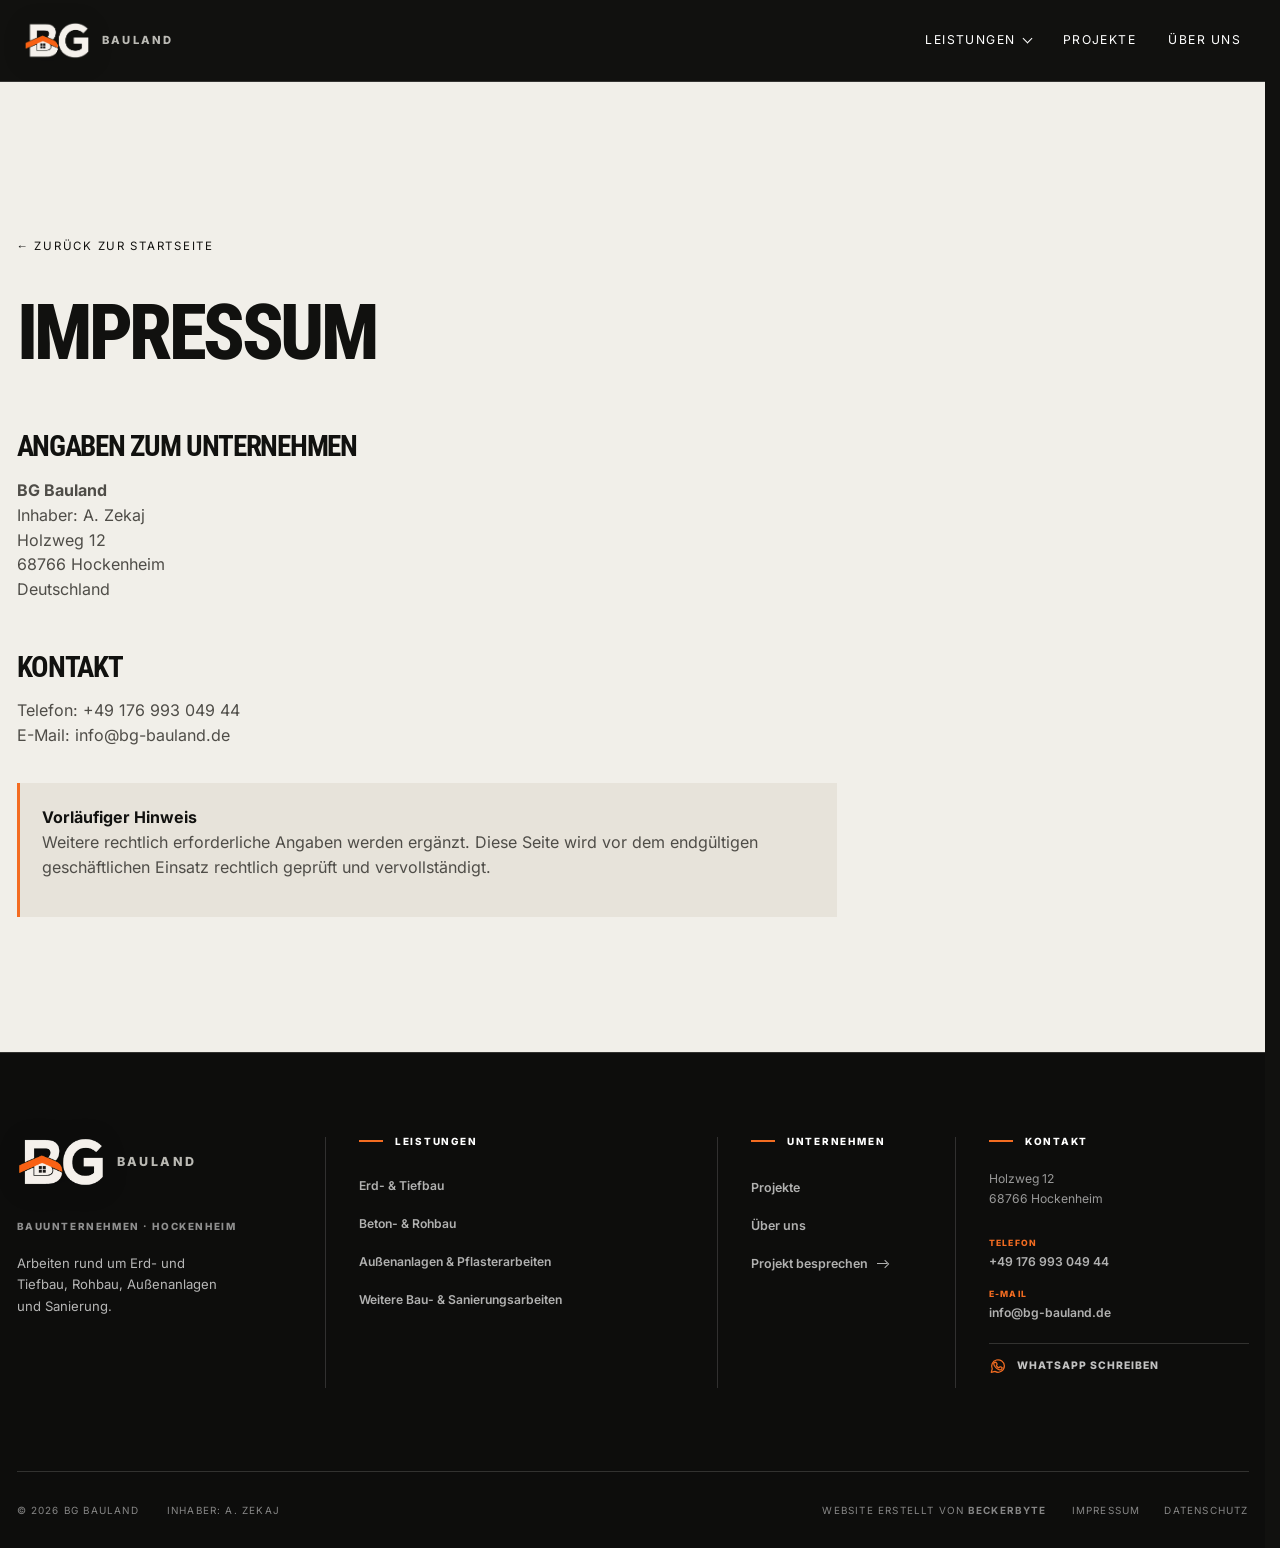
<file: impressum.html>
<!doctype html>
<html lang="de">
<head>
  <meta charset="utf-8">
  <meta name="viewport" content="width=device-width, initial-scale=1">
  <title>Impressum | BG Bauland</title>
  <meta name="description" content="Impressum von BG Bauland in Hockenheim.">
  <link rel="icon" href="./assets/images/bg-logo.png?v=2" type="image/png">
  <link rel="canonical" href="https://bgbauland.github.io/bg-bauland/impressum.html">
  <link rel="stylesheet" href="./styles.css?v=38">
  <script src="./app.js?v=17" defer></script>
</head>
<body class="legal-page">
  <a class="skip-link" href="#main-content">Zum Inhalt springen</a>
  <header class="site-header legal-header" data-header>
    <a class="brand" href="./index.html" aria-label="BG Bauland – Startseite"><img class="brand-logo" src="./assets/images/bg-logo.png" alt="" width="825" height="477"><span class="brand-name" aria-hidden="true">Bauland</span></a>
    <button class="menu-toggle" type="button" aria-expanded="false" aria-controls="site-nav"><span class="sr-only">Navigation öffnen</span><span></span><span></span></button>
    <nav id="site-nav" class="site-nav" aria-label="Hauptnavigation"><div class="nav-services" data-service-nav><button class="nav-services-toggle" type="button" aria-expanded="false" aria-controls="service-menu">Leistungen <span class="nav-chevron" aria-hidden="true"></span></button><div class="nav-services-menu" id="service-menu"><a href="./erd-tiefbau/">Erd- &amp; Tiefbau</a><a href="./beton-rohbau/">Beton- &amp; Rohbau</a><a href="./aussenanlagen/">Außenanlagen &amp; Pflasterarbeiten</a><a href="./bau-sanierungsarbeiten/">Weitere Bau- &amp; Sanierungsarbeiten</a></div></div><a href="./projekte/">Projekte</a><a href="./ueber-uns/">Über uns</a></nav>
  </header>
  <main class="legal-main" id="main-content">
    <div class="shell">
      <a class="legal-back" href="./index.html">← Zurück zur Startseite</a>
      <h1>Impressum</h1>
      <div class="legal-content">
        <h2>Angaben zum Unternehmen</h2>
        <p><strong>BG Bauland</strong><br>Inhaber: A. Zekaj<br>Holzweg 12<br>68766 Hockenheim<br>Deutschland</p>
        <h2>Kontakt</h2>
        <p>Telefon: <a href="tel:+4917699304944">+49 176 993 049 44</a><br>E-Mail: <a href="mailto:info@bg-bauland.de">info@bg-bauland.de</a></p>
        <div class="notice"><strong>Vorläufiger Hinweis</strong><p>Weitere rechtlich erforderliche Angaben werden ergänzt. Diese Seite wird vor dem endgültigen geschäftlichen Einsatz rechtlich geprüft und vervollständigt.</p></div>
      </div>
    </div>
  </main>
  <footer class="site-footer">
    <div class="shell footer-main">
      <div class="footer-brand-block">
        <a class="brand brand-footer" href="./index.html#top" aria-label="BG Bauland – Startseite"><img class="brand-logo" src="./assets/images/bg-logo.png?v=2" alt="" width="1145" height="659"><span class="brand-name" aria-hidden="true">Bauland</span></a>
        <p class="footer-kicker">Bauunternehmen · Hockenheim</p>
        <p class="footer-summary">Arbeiten rund um Erd- und Tiefbau, Rohbau, Außenanlagen und Sanierung.</p>
      </div>
      <nav class="footer-column footer-services" aria-label="Leistungen im Footer">
        <h2>Leistungen</h2>
        <a href="./erd-tiefbau/"><strong>Erd- &amp; Tiefbau</strong></a>
        <a href="./beton-rohbau/"><strong>Beton- &amp; Rohbau</strong></a>
        <a href="./aussenanlagen/"><strong>Außenanlagen &amp; Pflasterarbeiten</strong></a>
        <a href="./bau-sanierungsarbeiten/"><strong>Weitere Bau- &amp; Sanierungsarbeiten</strong></a>
      </nav>
      <nav class="footer-column footer-company" aria-label="Unternehmen im Footer">
        <h2>Unternehmen</h2>
        <a href="./projekte/">Projekte</a>
        <a href="./ueber-uns/">Über uns</a>
        <a href="./index.html#kontakt">Projekt besprechen <span class="arrow-icon arrow-right" aria-hidden="true"></span></a>
      </nav>
      <div class="footer-column footer-contact">
        <h2>Kontakt</h2>
        <address>Holzweg 12<br>68766 Hockenheim</address>
        <a class="footer-contact-link" href="tel:+4917699304944"><span>Telefon</span><strong>+49 176 993 049 44</strong></a>
        <a class="footer-contact-link" href="mailto:info@bg-bauland.de"><span>E-Mail</span><strong>info@bg-bauland.de</strong></a>
        <a class="footer-whatsapp" href="https://wa.me/4917699304944?text=Hallo%20BG%20Bauland%2C%20ich%20m%C3%B6chte%20ein%20Projekt%20besprechen." target="_blank" rel="noopener noreferrer" aria-label="BG Bauland über WhatsApp kontaktieren"><svg class="whatsapp-icon" viewBox="0 0 24 24" aria-hidden="true"><path d="M20.5 11.7a8.5 8.5 0 0 1-12.6 7.5L3 20.5l1.3-4.7A8.5 8.5 0 1 1 20.5 11.7Z"/><path d="M8.2 7.5c.2-.4.4-.4.7-.4h.5c.2 0 .4.1.5.4l.8 1.9c.1.3.1.5-.1.7l-.7.8c-.2.2-.1.4 0 .6.7 1.2 1.7 2.2 3 2.8.2.1.4.1.6-.1l.9-1.1c.2-.2.4-.3.7-.1l2 .9c.3.1.4.3.4.5 0 .5-.2 1.5-1 2.1-.6.5-1.4.8-2.4.6-1.1-.2-2.5-.7-4.3-2.3-2.1-1.9-3.4-4.2-3.5-5.9 0-.6.2-1 .4-1.4.3-.3.7-.6 1.5-.6Z"/></svg><span>WhatsApp schreiben</span></a>
      </div>
    </div>
    <div class="shell footer-bottom"><div class="footer-meta"><span>© <span data-year></span> BG Bauland</span><span>Inhaber: A. Zekaj</span></div><a class="site-credit" href="https://www.beckerbyte.com/" target="_blank" rel="noopener noreferrer">Website erstellt von <strong>beckerbyte</strong></a><nav aria-label="Rechtliche Hinweise"><a href="./impressum.html">Impressum</a><a href="./datenschutz.html">Datenschutz</a></nav></div>
  </footer>
</body>
</html>
</file>
<file: styles.css>
@font-face{font-family:"Inter";font-style:normal;font-weight:100 900;font-display:swap;src:url("./assets/fonts/inter-latin.woff2?v=1") format("woff2")}
@font-face{font-family:"Roboto Condensed";font-style:normal;font-weight:700 800;font-display:swap;src:url("./assets/fonts/roboto-condensed-latin.woff2?v=1") format("woff2")}
:root{--ink:#11110f;--ink-soft:#1a1a17;--paper:#f1efe9;--paper-2:#e7e3da;--orange:#f36c21;--line:rgba(17,17,15,.18);--light-line:rgba(241,239,234,.16);--shell:min(1240px,calc(100vw - 48px));--display-xl:clamp(3.5rem,8vw,8rem);--display-lg:clamp(2.8rem,5vw,5.2rem);--display:"Roboto Condensed","Arial Narrow","Helvetica Neue",Arial,sans-serif;--body:"Inter",Arial,sans-serif}
.detail-row{scroll-margin-top:112px}
#leistungen,#projekte,#ueber-uns,#kontakt,#einblicke,#arbeitsweise{scroll-margin-top:82px}
*{box-sizing:border-box}html{scroll-behavior:smooth}body{margin:0;background:var(--paper);color:var(--ink);font-family:var(--body);font-size:16px;line-height:1.55;-webkit-font-smoothing:antialiased}body.menu-open{overflow:hidden}img,video,canvas{display:block;max-width:100%}a{color:inherit;text-decoration:none}button,input,select,textarea{font:inherit}button{color:inherit}.shell{width:var(--shell);margin-inline:auto}.sr-only{position:absolute;width:1px;height:1px;padding:0;margin:-1px;overflow:hidden;clip:rect(0,0,0,0);white-space:nowrap;border:0}.skip-link{position:fixed;left:16px;top:12px;z-index:200;background:var(--orange);color:#fff;padding:12px 18px;transform:translateY(-150%);transition:transform .2s}.skip-link:focus{transform:none}:focus-visible{outline:3px solid var(--orange);outline-offset:4px}
.site-header{position:fixed;z-index:100;top:0;left:0;width:100%;height:82px;padding:0 max(24px,calc((100vw - 1240px)/2));display:flex;align-items:center;justify-content:space-between;color:#fff;border-bottom:1px solid var(--light-line);transition:background .3s,height .3s}.site-header.is-scrolled{height:70px;background:rgba(17,17,15,.94);backdrop-filter:blur(12px)}.brand{display:flex;align-items:center;gap:12px;z-index:102}.brand-logo{width:66px;height:auto;filter:drop-shadow(0 3px 12px rgba(0,0,0,.18))}.brand-name{font-size:.7rem;font-weight:800;line-height:1;text-transform:uppercase;letter-spacing:.2em;color:rgba(241,239,233,.76)}.brand-footer .brand-logo{width:96px}.brand-footer .brand-name{font-size:.78rem}.site-nav{display:flex;align-items:center;gap:34px;font-size:.76rem;text-transform:uppercase;letter-spacing:.12em}.site-nav>a:not(.nav-cta){position:relative;padding-block:8px}.site-nav>a:not(.nav-cta)::after{content:"";position:absolute;left:0;bottom:0;width:0;height:1px;background:var(--orange);transition:width .25s}.site-nav>a:hover::after{width:100%}.nav-cta{padding:13px 17px;border:1px solid rgba(255,255,255,.4);transition:background .2s,border-color .2s}.nav-cta:hover{background:var(--orange);border-color:var(--orange)}.menu-toggle{display:none;background:transparent;border:0;width:48px;height:48px;position:relative;z-index:102}.menu-toggle>span:not(.sr-only){position:absolute;left:10px;width:28px;height:1px;background:#fff;transition:.25s}.menu-toggle>span:nth-child(2){top:19px}.menu-toggle>span:nth-child(3){top:28px}.menu-open .menu-toggle>span:nth-child(2){transform:translateY(4px) rotate(45deg)}.menu-open .menu-toggle>span:nth-child(3){transform:translateY(-5px) rotate(-45deg)}
.hero{height:max(760px,100svh);min-height:680px;position:relative;display:flex;align-items:center;background:#111;overflow:hidden;color:#fff}.hero-media,.hero-shade,.hero-grid{position:absolute;inset:0;width:100%;height:100%}.hero-media{object-fit:cover;object-position:center}.hero-shade{background:linear-gradient(90deg,rgba(10,10,9,.9) 0%,rgba(10,10,9,.5) 50%,rgba(10,10,9,.2) 100%),linear-gradient(0deg,rgba(10,10,9,.65),transparent 50%)}.hero-grid{opacity:.18;background-image:linear-gradient(to right,transparent calc(25% - 1px),rgba(255,255,255,.25) 25%,transparent calc(25% + 1px)),linear-gradient(to right,transparent calc(50% - 1px),rgba(255,255,255,.25) 50%,transparent calc(50% + 1px)),linear-gradient(to right,transparent calc(75% - 1px),rgba(255,255,255,.25) 75%,transparent calc(75% + 1px))}.hero-content{position:relative;padding-top:60px}.eyebrow{display:flex;align-items:center;gap:12px;margin:0 0 28px;font-size:.68rem;font-weight:700;letter-spacing:.22em;text-transform:uppercase;color:rgba(255,255,255,.7)}.eyebrow>span{width:34px;height:2px;background:var(--orange)}.eyebrow-dark{color:rgba(17,17,15,.58)}h1,h2,h3,p{margin-top:0}h1,h2{font-family:var(--display);text-transform:uppercase;letter-spacing:-.045em;line-height:.92}h1{max-width:930px;margin-bottom:30px;font-size:clamp(3.4rem,7.2vw,7.2rem);font-weight:800}h1 em,h2 em{font-style:normal;color:var(--orange)}.hero-lead{max-width:590px;font-size:clamp(1rem,1.5vw,1.2rem);color:rgba(255,255,255,.78)}.hero-actions{display:flex;align-items:center;gap:32px;margin-top:38px}.button{display:inline-flex;align-items:center;justify-content:space-between;gap:32px;min-height:52px;padding:14px 18px;border:1px solid transparent;text-transform:uppercase;letter-spacing:.12em;font-size:.72rem;font-weight:800;cursor:pointer}.button-primary{background:var(--orange);color:#fff}.button-primary:hover{background:#d95610}.text-link{font-size:.78rem;font-weight:700;letter-spacing:.07em;padding:10px 0;border-bottom:1px solid rgba(255,255,255,.35)}.hero-foot{position:absolute;bottom:28px;left:50%;transform:translateX(-50%);display:flex;gap:30px;align-items:center;text-transform:uppercase;letter-spacing:.18em;font-size:.58rem;color:rgba(255,255,255,.58)}.hero-foot .scroll-cue{margin-left:auto;display:flex;align-items:center;gap:12px}.scroll-cue i{display:block;width:50px;height:1px;background:rgba(255,255,255,.5);position:relative;overflow:hidden}.scroll-cue i::after{content:"";position:absolute;inset:0;background:var(--orange);animation:scroll-line 1.8s infinite}@keyframes scroll-line{from{transform:translateX(-100%)}to{transform:translateX(100%)}}
.cinematic{height:500vh;background:#0b0b0a;position:relative}.cinematic-sticky{position:sticky;top:0;height:100vh;overflow:hidden;color:#fff}.cinematic-canvas,.cinematic-video,.cinematic-poster{position:absolute;inset:0;width:100%;height:100%;object-fit:cover}.cinematic-video,.cinematic-poster{display:none}.cinematic-overlay{position:absolute;inset:0;background:linear-gradient(90deg,rgba(8,8,7,.78),rgba(8,8,7,.15) 65%),linear-gradient(0deg,rgba(8,8,7,.5),transparent 45%)}.cinematic-copy{position:relative;padding-top:17vh}.cinematic-copy h2{font-size:clamp(3rem,6vw,6.4rem);margin-bottom:28px}.cinematic-copy p:last-child{max-width:470px;color:rgba(255,255,255,.72)}.stage-label{position:absolute;right:max(24px,calc((100vw - 1240px)/2));bottom:70px;display:flex;align-items:center;gap:16px;border-top:1px solid rgba(255,255,255,.3);padding-top:14px;min-width:245px}.stage-label span{font-size:.65rem;color:var(--orange);font-weight:800}.stage-label strong{text-transform:uppercase;letter-spacing:.16em;font-size:.7rem}.frame-loader{position:absolute;left:max(24px,calc((100vw - 1240px)/2));bottom:70px;display:grid;grid-template-columns:auto 160px 35px;align-items:center;gap:12px;font-size:.58rem;letter-spacing:.13em;text-transform:uppercase;color:rgba(255,255,255,.7);transition:opacity .3s}.frame-loader.is-complete{opacity:0}.loader-track{height:2px;background:rgba(255,255,255,.22);overflow:hidden}.loader-track i{display:block;width:0;height:100%;background:var(--orange)}
.section{padding:130px 0}.section-head{display:grid;grid-template-columns:1.4fr .6fr;gap:70px;align-items:end;margin-bottom:74px}.section-head h2,.details>div>h2{font-size:clamp(3rem,6vw,6.6rem);margin:0}.section-head>p{max-width:410px;margin:0 0 10px;color:#5c5a55}.service-index{border-top:1px solid var(--line);display:grid;grid-template-columns:repeat(3,1fr)}.service-card{min-height:315px;padding:30px;border-right:1px solid var(--line);border-bottom:1px solid var(--line);display:flex;flex-direction:column;transition:background .25s,color .25s}.service-card:nth-child(3n){border-right:0}.service-card>span,.detail-no{font-size:.62rem;color:var(--orange);font-weight:800;letter-spacing:.14em}.service-card h3{font-family:var(--display);font-size:clamp(1.5rem,2vw,2.2rem);text-transform:uppercase;line-height:1.05;margin:58px 0 16px}.service-card p{color:#66635d;font-size:.9rem;max-width:300px}.service-card a{margin-top:auto;font-size:.64rem;font-weight:800;letter-spacing:.16em;text-transform:uppercase}.service-card:hover{background:var(--ink);color:#fff}.service-card:hover p{color:rgba(255,255,255,.6)}.service-card-wide{grid-column:span 3;min-height:220px;display:grid;grid-template-columns:60px 1.2fr 1fr auto;align-items:center;column-gap:30px;border-right:0}.service-card-wide h3{margin:0}.service-card-wide p{margin:0}.service-card-wide a{margin:0}.project-strip{background:var(--ink);color:#fff;padding:100px 0}.project-grid{display:grid;grid-template-columns:1.1fr .9fr;grid-template-rows:360px 360px;gap:16px}.project-image{position:relative;overflow:hidden;margin:0}.project-image-tall{grid-row:span 2}.project-image img{width:100%;height:100%;object-fit:cover;filter:saturate(.76);transition:transform .6s,filter .6s}.project-image:hover img{transform:scale(1.025);filter:saturate(1)}.project-image::after{content:"";position:absolute;inset:35% 0 0;background:linear-gradient(transparent,rgba(0,0,0,.75))}.project-image figcaption{position:absolute;z-index:1;left:26px;right:26px;bottom:24px;display:flex;justify-content:space-between;align-items:end}.project-image figcaption span{font-size:.58rem;text-transform:uppercase;letter-spacing:.2em;color:var(--orange)}.project-image figcaption strong{text-transform:uppercase;font-size:.78rem;letter-spacing:.12em}.image-disclaimer{margin-top:20px;font-size:.62rem;color:rgba(255,255,255,.45);letter-spacing:.08em}.details{background:var(--paper-2)}.details>div>h2{max-width:900px;margin-bottom:70px}.detail-list{border-top:1px solid var(--line)}.detail-row{display:grid;grid-template-columns:80px 1fr 50px;gap:30px;padding:40px 0;border-bottom:1px solid var(--line)}.detail-row>div{display:grid;grid-template-columns:.9fr 1.1fr;gap:60px}.detail-row h3{font-family:var(--display);font-size:clamp(1.6rem,2.5vw,2.6rem);line-height:1;text-transform:uppercase;margin:0}.detail-row p{max-width:540px;color:#5e5b55;margin:0}.detail-mark{font-size:1.4rem;text-align:right}.experience{height:850px;position:relative;color:#fff;background:#111;overflow:hidden}.experience>img,.experience-shade{position:absolute;inset:0;width:100%;height:100%}.experience>img{object-fit:cover}.experience-shade{background:linear-gradient(90deg,rgba(12,12,10,.88),rgba(12,12,10,.25)),linear-gradient(0deg,rgba(12,12,10,.75),transparent)}.experience-content{position:relative;padding-top:120px;height:100%;display:flex;flex-direction:column}.experience h2{font-size:clamp(3.2rem,6.4vw,6.8rem);max-width:950px}.experience-bottom{margin-top:auto;margin-bottom:70px;display:grid;grid-template-columns:1fr 1fr;gap:80px;align-items:end}.big-stat{display:flex;align-items:end;gap:20px}.big-stat strong{font-family:var(--display);font-size:clamp(6rem,12vw,12rem);line-height:.7;color:var(--orange)}.big-stat span{text-transform:uppercase;font-size:.65rem;letter-spacing:.15em}.experience ul{list-style:none;padding:0;margin:0}.experience li{display:grid;grid-template-columns:40px 1fr;gap:10px;padding:17px 0;border-bottom:1px solid var(--light-line);font-size:.82rem}.experience li span{color:var(--orange);font-size:.6rem}.process-list{list-style:none;padding:0;margin:0;display:grid;grid-template-columns:repeat(4,1fr);border-top:1px solid var(--line);border-bottom:1px solid var(--line)}.process-list li{min-height:270px;padding:30px;border-right:1px solid var(--line);display:flex;flex-direction:column}.process-list li:last-child{border:0}.process-list>li>span{font-size:.62rem;color:var(--orange);font-weight:800}.process-list>li>div{margin-top:auto}.process-list h3{text-transform:uppercase;font-family:var(--display);font-size:1.7rem;margin-bottom:10px}.process-list p{font-size:.85rem;color:#605d57;margin:0}
.contact{position:relative;background:#111;color:#fff;padding:120px 0;overflow:hidden}.contact>img,.contact-shade{position:absolute;inset:0;width:100%;height:100%}.contact>img{object-fit:cover}.contact-shade{background:linear-gradient(90deg,rgba(10,10,9,.92),rgba(10,10,9,.65))}.contact-grid{position:relative;display:grid;grid-template-columns:.9fr 1.1fr;gap:110px}.contact-copy h2{font-size:clamp(3rem,5vw,5.4rem)}.contact-copy>p:not(.eyebrow){max-width:460px;color:rgba(255,255,255,.68)}.contact-direct{margin-top:55px;display:grid;gap:1px;background:var(--light-line)}.contact-direct a{display:flex;justify-content:space-between;align-items:center;background:rgba(17,17,15,.72);padding:17px 0}.contact-direct small{text-transform:uppercase;letter-spacing:.17em;color:var(--orange);font-size:.58rem}.contact-direct strong{font-size:.9rem}.contact-form{padding:42px;background:rgba(17,17,15,.88);border:1px solid var(--light-line);backdrop-filter:blur(5px)}.field{margin-bottom:23px}.field-row{display:grid;grid-template-columns:1fr 1fr;gap:18px}.field label{display:block;margin-bottom:8px;font-size:.6rem;text-transform:uppercase;letter-spacing:.16em;color:rgba(255,255,255,.62)}.field input,.field select,.field textarea{width:100%;color:#fff;background:transparent;border:0;border-bottom:1px solid rgba(255,255,255,.32);border-radius:0;padding:9px 0;outline:0}.field select option{background:var(--ink);color:#fff}.field textarea{resize:vertical}.field input:focus,.field select:focus,.field textarea:focus{border-color:var(--orange)}.field [aria-invalid="true"]{border-color:#ff9b72}.field-error{display:block;min-height:15px;margin-top:4px;color:#ffb092;font-size:.67rem}.form-submit{width:100%;margin-top:8px}.form-note{font-size:.65rem;color:rgba(255,255,255,.5);margin:14px 0 0}.site-footer{background:#0d0d0c;color:#fff;padding:85px 0 24px}.footer-main{display:grid;grid-template-columns:1fr 1.2fr .8fr;gap:80px;align-items:start;padding-bottom:70px}.brand-footer{justify-self:start}.footer-main>p{font-family:var(--display);font-size:2rem;line-height:1.1;text-transform:uppercase;max-width:400px}.footer-contact{display:grid;gap:10px;font-size:.82rem}.footer-contact address{font-style:normal;color:rgba(255,255,255,.6);margin-bottom:12px}.footer-bottom{padding-top:22px;border-top:1px solid var(--light-line);display:flex;justify-content:space-between;gap:25px;color:rgba(255,255,255,.5);font-size:.62rem;text-transform:uppercase;letter-spacing:.12em}.footer-bottom nav{display:flex;gap:24px}.footer-bottom a:hover{color:#fff}
.reveal{opacity:0;transform:translateY(22px);transition:opacity .7s ease,transform .7s ease}.reveal.is-visible{opacity:1;transform:none}.legal-page{background:var(--paper)}.legal-header{position:relative;background:var(--ink)}.legal-main{padding:150px 0 100px}.legal-main h1{font-size:clamp(3.2rem,6vw,6.4rem);margin-bottom:65px}.legal-content{max-width:820px}.legal-content h2{font-size:1.8rem;margin:52px 0 18px}.legal-content h2:first-child{margin-top:0}.legal-content p,.legal-content li{color:#4f4d48}.notice{padding:22px;border-left:3px solid var(--orange);background:var(--paper-2);margin:35px 0}.legal-back{display:inline-flex;margin-bottom:42px;font-size:.72rem;text-transform:uppercase;letter-spacing:.15em}.legal-back:hover{color:var(--orange)}
@media(max-width:900px){:root{--shell:min(100% - 34px,720px)}.site-header{height:70px;padding-inline:18px}.menu-toggle{display:block}.site-nav{position:fixed;inset:0;background:rgba(15,15,13,.98);display:flex;flex-direction:column;align-items:flex-start;justify-content:center;padding:90px 30px;gap:12px;transform:translateX(100%);transition:transform .3s}.menu-open .site-nav{transform:none}.site-nav a{font-family:var(--display);font-size:2.2rem!important;letter-spacing:-.02em!important;text-transform:uppercase}.site-nav .nav-cta{margin-top:25px;font-family:var(--body);font-size:.75rem!important;letter-spacing:.12em!important}.hero{min-height:680px}.hero-grid{display:none}.hero-foot>span:not(.scroll-cue){display:none}.cinematic{height:auto}.cinematic-sticky{position:relative;height:100svh;min-height:650px}.cinematic-canvas{display:none}.cinematic-video{display:block}.cinematic-copy{padding-top:18vh}.frame-loader{display:none}.stage-label{left:17px;right:auto;bottom:35px}.section{padding:90px 0}.section-head{grid-template-columns:1fr;gap:25px;margin-bottom:48px}.service-index{grid-template-columns:1fr 1fr}.service-card:nth-child(3n){border-right:1px solid var(--line)}.service-card:nth-child(2n){border-right:0}.service-card-wide{grid-column:span 2;display:flex;align-items:flex-start}.service-card-wide h3{margin-top:30px}.service-card-wide p{margin-bottom:25px}.project-grid{grid-template-columns:1fr;grid-template-rows:500px 300px 300px}.project-image-tall{grid-row:auto}.detail-row>div{grid-template-columns:1fr;gap:12px}.experience{height:auto;min-height:850px}.experience-bottom{grid-template-columns:1fr;gap:55px}.process-list{grid-template-columns:1fr 1fr}.process-list li:nth-child(2){border-right:0}.process-list li:nth-child(-n+2){border-bottom:1px solid var(--line)}.contact-grid{grid-template-columns:1fr;gap:60px}.footer-main{grid-template-columns:1fr 1fr}.footer-main>p{grid-column:span 2}.footer-bottom{flex-wrap:wrap}}
@media(max-width:600px){:root{--shell:calc(100% - 28px)}.hero{height:100svh}.hero-media{object-position:60% center}.hero-content{padding-top:20px}.eyebrow{margin-bottom:20px}.hero-lead{font-size:.95rem;max-width:340px}.hero-actions{align-items:flex-start;flex-direction:column;gap:15px;margin-top:28px}.button{width:100%}.hero-foot{bottom:18px}.cinematic-copy h2{font-size:2.8rem}.cinematic-copy p:last-child{max-width:310px}.service-index{grid-template-columns:1fr}.service-card,.service-card:nth-child(3n){border-right:0;min-height:280px}.service-card-wide{grid-column:auto}.project-grid{grid-template-rows:420px 240px 240px}.detail-row{grid-template-columns:38px 1fr 20px;gap:10px;padding:30px 0}.detail-row>div{gap:10px}.experience{min-height:780px}.experience-content{padding-top:85px}.experience-bottom{margin-bottom:40px}.big-stat{align-items:center}.process-list{grid-template-columns:1fr}.process-list li{min-height:210px;border-right:0!important;border-bottom:1px solid var(--line)!important}.field-row{grid-template-columns:1fr}.contact-form{padding:25px 20px}.contact-direct a{display:grid;gap:5px}.footer-main{grid-template-columns:1fr;gap:35px}.footer-main>p{grid-column:auto}.footer-bottom{display:grid}.footer-bottom nav{order:2}}
@media(prefers-reduced-motion:reduce){html{scroll-behavior:auto}*,*::before,*::after{animation-duration:.01ms!important;animation-iteration-count:1!important;transition-duration:.01ms!important}.reveal{opacity:1;transform:none}.cinematic{height:auto}.cinematic-sticky{position:relative;height:80vh;min-height:620px}.cinematic-canvas,.cinematic-video{display:none!important}.cinematic-poster{display:block}.frame-loader{display:none}}

/* Stable, font-independent interface arrows */
html,body{width:100%;max-width:100%}html{background:var(--ink)}body{position:relative}.site-header,main,section,footer,.shell{min-width:0;max-width:100%}
.arrow-icon{position:relative;display:inline-block;width:.9em;height:.9em;flex:0 0 auto;color:currentColor;vertical-align:-.08em}
.arrow-icon::before{content:"";position:absolute;left:7%;top:calc(50% - .75px);width:86%;height:1.5px;background:currentColor;transform-origin:center}
.arrow-icon::after{content:"";position:absolute;width:42%;height:42%;border-style:solid;border-color:currentColor}
.arrow-up::before{transform:rotate(-45deg)}.arrow-up::after{right:1%;top:1%;border-width:1.5px 1.5px 0 0}
.arrow-down::before{transform:rotate(45deg)}.arrow-down::after{right:1%;bottom:1%;border-width:0 1.5px 1.5px 0}
.arrow-right::before{transform:none}.arrow-right::after{right:1%;top:29%;border-width:1.5px 1.5px 0 0;transform:rotate(45deg)}
.service-card a,.text-link,.nav-cta{display:inline-flex;align-items:center;gap:.65em}.detail-mark{display:block;margin-top:.15em}

@media(max-width:900px){
  .hero{height:auto;min-height:max(792px,calc(100dvh + 72px));align-items:stretch}
  .hero-content{display:flex;min-height:max(720px,100dvh);flex-direction:column;justify-content:center;padding-top:96px;padding-bottom:112px}
  .hero-foot{top:calc(100dvh - 52px);bottom:auto;width:var(--shell)}
  .cinematic{height:450vh}
  .cinematic-sticky{position:sticky;top:0;height:100dvh;min-height:0}
  .cinematic-canvas{display:block}
  .cinematic-video,.cinematic-poster{display:none}
  .cinematic-copy{padding-top:max(110px,14svh)}
  .frame-loader{display:grid;left:17px;bottom:35px;grid-template-columns:auto minmax(70px,120px) 34px}
  .stage-label{bottom:82px}
  .section-head>*,.detail-row>div,.contact-grid>*,.footer-main>*{min-width:0}
  .section-head h2,.details>div>h2,.experience h2,.contact-copy h2{overflow-wrap:anywhere}
}

@media(max-width:600px){
  :root{--shell:calc(100% - 32px)}
  body{font-size:16px}
  .site-header{height:72px;padding-inline:16px}
  .site-header.is-scrolled{height:64px}
  .brand{gap:9px}.brand-logo{width:58px}.brand-name{font-size:.61rem;letter-spacing:.17em}
  .menu-toggle{margin-right:-8px}
  .hero{height:auto;min-height:max(792px,calc(100dvh + 72px))}
  .hero-content{min-height:max(720px,100dvh);justify-content:center;padding-top:90px;padding-bottom:108px}
  .hero-content .eyebrow{max-width:100%;font-size:.62rem;letter-spacing:.16em;white-space:normal}
  h1{max-width:100%;margin-bottom:22px;font-size:clamp(2.72rem,13.4vw,3.65rem);line-height:.94;overflow-wrap:anywhere}
  .hero-lead{max-width:34rem;font-size:.98rem;line-height:1.62}
  .hero-actions{width:100%;gap:13px;margin-top:26px}
  .button{min-height:54px;padding:15px 17px}
  .text-link{font-size:.75rem}
  .hero-foot{top:calc(100dvh - 52px);bottom:auto;font-size:.56rem}
  .hero-foot .scroll-cue{width:100%;justify-content:flex-end;gap:11px}
  .scroll-cue i{width:42px}
  .cinematic{height:420vh}
  .cinematic-copy{padding-top:max(100px,14svh)}
  .cinematic-copy h2{font-size:clamp(2.65rem,13vw,3.55rem);line-height:.94}
  .cinematic-copy p:last-child{max-width:20rem;font-size:.94rem}
  .cinematic-overlay{background:linear-gradient(90deg,rgba(8,8,7,.82),rgba(8,8,7,.2) 85%),linear-gradient(0deg,rgba(8,8,7,.58),transparent 52%)}
  .stage-label{right:16px;left:16px;bottom:84px;min-width:0}
  .frame-loader{right:16px;left:16px;bottom:34px;grid-template-columns:auto minmax(70px,1fr) 34px}
  .section{padding:76px 0}
  .section-head{gap:24px;margin-bottom:38px}
  .section-head h2,.details>div>h2,.experience h2,.contact-copy h2{font-size:clamp(2.72rem,13vw,3.8rem);line-height:.94}
  .section-head>p{font-size:.98rem;line-height:1.65}
  .service-card,.service-card:nth-child(3n),.service-card-wide{min-height:0;padding:28px 4px;border-right:0}
  .service-card h3,.service-card-wide h3{margin:28px 0 12px;font-size:clamp(1.62rem,7.4vw,2rem);overflow-wrap:anywhere}
  .service-card p,.service-card-wide p{max-width:none;margin-bottom:0;font-size:.93rem;line-height:1.6}
  .service-card a,.service-card-wide a{margin-top:28px;align-self:flex-start}
  .project-strip{padding:72px 0}
  .project-grid{grid-template-rows:360px 220px 220px;gap:12px}
  .project-image figcaption{right:18px;bottom:18px;left:18px}
  .details>div>h2{margin-bottom:46px}
  .detail-row{grid-template-columns:28px minmax(0,1fr) 14px;gap:12px;padding:30px 0}
  .detail-row>div{gap:12px}
  .detail-row h3{font-size:clamp(1.48rem,7vw,1.92rem);overflow-wrap:anywhere}
  .detail-row p{font-size:.93rem;line-height:1.62}
  .detail-mark{width:12px;height:12px}
  .experience{min-height:760px}
  .experience-content{padding-top:82px}
  .experience-bottom{gap:38px;margin-bottom:36px}
  .big-stat strong{font-size:clamp(5rem,28vw,7.5rem)}
  .process-list li{min-height:190px;padding:26px 4px}
  .process-list h3{font-size:1.55rem}
  .contact{padding:78px 0}
  .contact-grid{gap:46px}
  .contact-copy>p:not(.eyebrow){font-size:.96rem;line-height:1.62}
  .contact-direct{margin-top:38px}
  .contact-form{padding:28px 18px}
  .footer-main{padding-bottom:52px}.footer-main>p{font-size:1.65rem}
  .footer-bottom{gap:14px}.footer-bottom nav{flex-wrap:wrap;gap:14px 20px}
}

@media(max-width:380px){
  :root{--shell:calc(100% - 26px)}
  h1{font-size:clamp(2.48rem,13.2vw,3.15rem)}
  .hero-content{padding-bottom:104px}
  .section-head h2,.details>div>h2,.experience h2,.contact-copy h2{font-size:clamp(2.45rem,13vw,3.1rem)}
  .brand-name{font-size:.56rem}
}

@media(prefers-reduced-motion:reduce){.cinematic{height:auto}.cinematic-sticky{position:relative;height:80vh;min-height:620px}.cinematic-canvas,.cinematic-video{display:none!important}.cinematic-poster{display:block!important}.frame-loader{display:none!important}}

/* Reliable mobile navigation, including iOS scroll locking */
body.menu-open{position:fixed;inset:0;width:100%;height:100%;overflow:hidden;overscroll-behavior:none}
@media(max-width:900px){
  .site-nav{z-index:101;width:100%;height:100dvh;min-height:100svh;overflow-y:auto;padding:max(104px,calc(env(safe-area-inset-top) + 86px)) max(30px,calc((100vw - 720px)/2)) max(34px,env(safe-area-inset-bottom));opacity:0;visibility:hidden;pointer-events:none;transform:translate3d(100%,0,0);transition:transform .3s ease,opacity .2s ease,visibility 0s linear .3s;overscroll-behavior:contain;-webkit-overflow-scrolling:touch}
  .menu-open .site-nav{opacity:1;visibility:visible;pointer-events:auto;transform:translate3d(0,0,0);transition-delay:0s}
  .menu-open .site-header{height:72px;background:#0f0f0d;border-bottom-color:rgba(241,239,234,.16);backdrop-filter:none}
  .site-nav a{width:100%;max-width:520px;padding:14px 0}
  .site-nav .nav-cta{width:auto;min-height:50px;margin-top:22px;padding:14px 17px}
}

@media(max-width:600px){
  .site-nav{gap:6px;padding-inline:24px}
  .site-nav a{font-size:clamp(1.9rem,9vw,2.35rem)!important}
  .site-nav .nav-cta{font-size:.72rem!important}
}

/* Purposeful motion: staggered cards, one-time counter and subtle imagery */
.service-card.reveal{transition-delay:var(--reveal-delay,0s)}
.service-card:nth-child(2){--reveal-delay:.06s}.service-card:nth-child(3){--reveal-delay:.12s}.service-card:nth-child(4){--reveal-delay:.18s}.service-card:nth-child(5){--reveal-delay:.24s}.service-card:nth-child(6){--reveal-delay:.3s}.service-card:nth-child(7){--reveal-delay:.36s}
.project-image img{transform:scale(1.035)}.project-image.is-visible img{transform:scale(1)}.project-image.is-visible:hover img{transform:scale(1.025)}
.experience>img{transform:translate3d(0,var(--parallax-y,0px),0) scale(1.055);will-change:transform}
.big-stat strong{display:inline-flex;align-items:baseline;min-width:1.34em;font-variant-numeric:tabular-nums}.big-stat strong span{font-size:inherit;letter-spacing:inherit;text-transform:none}
@media(max-width:600px){.service-card.reveal{transition-delay:0s}.experience>img{transform:scale(1.03);will-change:auto}}
@media(prefers-reduced-motion:reduce){.service-card.reveal{transition-delay:0s}.project-image img,.project-image.is-visible img,.project-image.is-visible:hover img,.experience>img{transform:none!important;will-change:auto}}

/* Editorial section rhythm: content and spacing tokens determine normal sections. */
@media(min-width:901px){
  .services,.details,.process{display:flex;flex-direction:column;padding:clamp(66px,8dvh,96px) 0 clamp(28px,4dvh,44px)}
  .services>.shell,.details>.shell,.process>.shell,.project-strip>.shell{display:grid;min-height:0;flex:1}
  .services>.shell,.process>.shell{grid-template-rows:auto minmax(0,1fr)}
  .services .section-head,.process .section-head{margin-bottom:clamp(22px,3dvh,36px)}
  .services .section-head h2,.process .section-head h2,.details>div>h2{font-size:clamp(3rem,8dvh,5.6rem)}
  .service-index{min-height:0;grid-template-rows:repeat(2,minmax(0,1fr)) minmax(92px,.62fr)}
  .service-card{min-height:0;padding:clamp(16px,2.2dvh,24px) 30px}
  .service-card h3{margin:clamp(18px,2.8dvh,30px) 0 8px;font-size:clamp(1.35rem,2vw,1.9rem)}
  .service-card p{margin-bottom:0;font-size:clamp(.76rem,1.45dvh,.88rem);line-height:1.45}
  .service-card-wide{min-height:0;padding-block:clamp(14px,2dvh,22px)}
  .project-strip{display:flex;flex-direction:column;padding:clamp(66px,8dvh,90px) 0 clamp(24px,3.5dvh,38px)}
  .project-strip>.shell{grid-template-rows:minmax(0,1fr) auto}
  .project-grid{min-height:0;grid-template-rows:1fr 1fr}
  .project-strip>.project-grid{flex:1;grid-template-rows:1fr 1fr}
  .project-strip>.image-disclaimer{display:block;min-height:auto;flex:0 0 auto}
  .image-disclaimer{margin-top:clamp(12px,2dvh,20px)}
  .details>.shell{grid-template-rows:auto auto minmax(0,1fr)}
  .details>div>h2{margin-bottom:clamp(12px,2dvh,22px)}
  .detail-list{display:grid;min-height:0;grid-template-columns:1fr 1fr;grid-template-rows:repeat(4,minmax(0,1fr));column-gap:34px}
  .detail-row{min-height:0;grid-template-columns:38px minmax(0,1fr) 22px;gap:14px;padding:clamp(14px,2dvh,20px) 0;align-items:start}
  .detail-row>div{grid-template-columns:1fr;gap:6px;align-items:start}
  .detail-row h3{font-size:clamp(1.25rem,2.3dvh,1.75rem);overflow-wrap:anywhere}
  .detail-row p{font-size:clamp(.74rem,1.42dvh,.84rem);line-height:1.4}
  .experience{height:clamp(720px,92svh,850px);min-height:0}
  .experience-content{padding-top:clamp(82px,11dvh,112px)}
  .experience-bottom{margin-bottom:clamp(38px,6dvh,62px)}
  .process-list{min-height:0}
  .process-list li{min-height:0;padding:clamp(20px,3dvh,30px)}
  .contact{display:flex;flex-direction:column;justify-content:center;padding:clamp(68px,8dvh,92px) 0}
  .contact-grid{gap:clamp(54px,7vw,100px);align-items:center}
  .contact-copy h2{font-size:clamp(3rem,7.5dvh,5rem)}
  .contact-direct{margin-top:clamp(28px,4dvh,48px)}
  .contact-form{padding:clamp(26px,3.8dvh,38px)}
  .field{margin-bottom:clamp(13px,2dvh,20px)}
}

@media(max-width:900px){
  .hero{height:max(700px,100dvh);min-height:max(700px,100dvh)}
  .hero-content{min-height:100dvh}
  .services,.details,.process{display:flex;flex-direction:column;padding:76px 0 22px}
  .services>.shell,.details>.shell,.process>.shell,.project-strip>.shell{display:grid;min-height:0;flex:1}
  .services>.shell,.process>.shell{grid-template-rows:auto minmax(0,1fr)}
  .services .section-head,.process .section-head{gap:10px;margin-bottom:16px}
  .services .section-head h2,.process .section-head h2,.details>div>h2{font-size:clamp(2.35rem,11vw,3.15rem)}
  .services .section-head .eyebrow,.process .section-head .eyebrow{margin-bottom:10px}
  .services .section-head>p,.process .section-head>p{font-size:.8rem;line-height:1.4}
  .service-index{min-height:0;grid-template-columns:1fr;grid-template-rows:repeat(7,minmax(0,1fr))}
  .service-card,.service-card:nth-child(3n),.service-card-wide{display:grid;min-height:0;grid-template-columns:28px minmax(0,1fr) auto;column-gap:10px;align-items:center;padding:7px 0;border-right:0}
  .service-card>span{grid-column:1}
  .service-card h3,.service-card-wide h3{grid-column:2;margin:0;font-size:clamp(1.05rem,5vw,1.28rem);line-height:1.05}
  .service-card p,.service-card-wide p{display:none}
  .service-card a,.service-card-wide a{grid-column:3;margin:0;align-self:center;font-size:.55rem;white-space:nowrap}
  .service-card-wide{grid-column:auto}
  .service-card-wide a{font-size:0}
  .service-card-wide a .arrow-icon{font-size:.75rem}
  .project-strip{display:flex;flex-direction:column;padding:76px 0 22px}
  .project-strip>.shell{grid-template-rows:minmax(0,1fr) auto}
  .project-grid{min-height:0;grid-template-columns:1fr 1fr;grid-template-rows:1.15fr .85fr;gap:10px}
  .project-strip>.project-grid{flex:1;grid-template-rows:1.15fr .85fr}
  .project-strip>.image-disclaimer{display:block;min-height:auto;flex:0 0 auto}
  .project-image-tall{grid-column:1/-1;grid-row:auto}
  .image-disclaimer{margin-top:12px;font-size:.54rem;line-height:1.35}
  .details>.shell{grid-template-rows:auto auto minmax(0,1fr)}
  .details>div>h2{margin-bottom:8px}
  .detail-list{display:grid;min-height:0;grid-template-columns:1fr;grid-template-rows:repeat(7,minmax(0,1fr))}
  .detail-row{min-height:0;grid-template-columns:24px minmax(0,1fr) 12px;gap:8px;padding:8px 0;align-items:start}
  .detail-row>div{display:grid;grid-template-columns:1fr;gap:2px}
  .detail-row h3{font-size:clamp(.98rem,4.5vw,1.15rem);line-height:1.05}
  .detail-row p{display:-webkit-box;overflow:hidden;-webkit-box-orient:vertical;-webkit-line-clamp:2;font-size:.72rem;line-height:1.3}
  .detail-mark{width:10px;height:10px}
  .experience{height:auto;min-height:700px}
  .experience-content{padding-top:78px}
  .experience h2{font-size:clamp(2.35rem,11vw,3.15rem)}
  .experience-bottom{gap:28px;margin-bottom:26px}
  .process-list{min-height:0;grid-template-columns:1fr 1fr;grid-template-rows:1fr 1fr}
  .process-list li,.process-list li:nth-child(-n+2){min-height:0;padding:14px 10px;border-right:1px solid var(--line)!important;border-bottom:1px solid var(--line)!important}
  .process-list li:nth-child(2n){border-right:0!important}
  .process-list h3{font-size:1.18rem}
  .process-list p{font-size:.72rem;line-height:1.38}
  .contact{display:flex;flex-direction:column;justify-content:center;padding:76px 0 18px}
  .contact-grid{gap:16px}
  .contact-copy .eyebrow{margin-bottom:10px}
  .contact-copy h2{margin-bottom:12px;font-size:clamp(2.35rem,11vw,3.15rem)}
  .contact-copy>p:not(.eyebrow){margin-bottom:0;font-size:.78rem;line-height:1.4}
  .contact-direct{margin-top:14px}
  .contact-direct a{display:flex;padding:8px 0}
  .contact-form{padding:14px 13px}
  .field{margin-bottom:8px}
  .field-row{grid-template-columns:1fr 1fr;gap:12px}
  .field label{margin-bottom:2px;font-size:.52rem}
  .field input,.field select,.field textarea{padding:4px 0;font-size:.82rem}
  .field textarea{height:54px;min-height:54px}
  .field-error{min-height:8px;margin-top:1px;font-size:.56rem}
  .form-submit{min-height:44px;margin-top:2px;padding:10px 14px}
  .form-note{margin-top:7px;font-size:.54rem;line-height:1.35}
}

@media(max-width:380px){
  .services,.details,.process{padding-top:72px}
  .services .section-head h2,.process .section-head h2,.details>div>h2,.experience h2,.contact-copy h2{font-size:2.3rem}
  .service-card h3,.service-card-wide h3{font-size:1rem}
  .service-card-wide a{font-size:0}
  .service-card-wide a .arrow-icon{font-size:.75rem}
  .service-card a,.service-card-wide a{font-size:0}
  .service-card a .arrow-icon,.service-card-wide a .arrow-icon{font-size:.75rem}
  .detail-row p{font-size:.68rem}
}

/* Modernized four-part service navigation. */
.service-card{position:relative}
.service-icon{width:34px;height:34px;color:var(--orange);fill:none;stroke:currentColor;stroke-width:1.65;stroke-linecap:square;stroke-linejoin:miter;opacity:.86;transition:transform .22s ease,opacity .22s ease}
.service-icon path{vector-effect:non-scaling-stroke}
.service-card:hover .service-icon,.service-card:focus-within .service-icon{opacity:1;transform:translateY(-1px)}
.detail-page-link{display:grid;width:34px;height:34px;place-items:center;justify-self:end}
.detail-page-link:hover{color:var(--orange)}
@media(min-width:901px){
  .service-index{grid-template-columns:repeat(2,1fr);grid-template-rows:repeat(2,minmax(0,1fr))}
  .service-card,.service-card:nth-child(3n){border-right:1px solid var(--line)}
  .service-card:nth-child(2n){border-right:0}
  .service-icon{position:absolute;top:clamp(18px,2.2dvh,24px);right:30px}
  .service-card h3{min-height:2.1em;max-width:76%;margin-top:clamp(38px,5dvh,54px)}
  .service-card p{max-width:520px}
  .details .detail-list{grid-template-rows:repeat(2,minmax(0,1fr))}
}
@media(max-width:900px){
  .service-index{grid-template-rows:repeat(4,minmax(0,1fr))}
  .service-card,.service-card:nth-child(3n),.service-card-wide{grid-template-columns:24px 26px minmax(0,1fr) auto;column-gap:9px;padding:10px 0}
  .service-card>span{grid-column:1;grid-row:1}
  .service-icon{position:static;grid-column:2;grid-row:1;width:22px;height:22px;align-self:center}
  .service-card h3,.service-card-wide h3{grid-column:3;grid-row:1;font-size:clamp(1.05rem,4.8vw,1.28rem)}
  .service-card p,.service-card-wide p{display:-webkit-box;grid-column:3/5;grid-row:2;overflow:hidden;margin:6px 0 0;-webkit-box-orient:vertical;-webkit-line-clamp:2;font-size:.71rem;line-height:1.35}
  .service-card a,.service-card-wide a{grid-column:4;grid-row:1}
  .details .detail-list{grid-template-rows:repeat(4,minmax(0,1fr))}
}
@media(max-width:400px){
  .service-card,.service-card:nth-child(3n),.service-card-wide{grid-template-columns:20px 22px minmax(0,1fr) auto;column-gap:6px}
  .service-icon{width:20px;height:20px}
}

/* Shared service-detail pages. */
.service-page{background:var(--paper)}
.service-hero{position:relative;min-height:max(700px,100dvh);display:flex;align-items:stretch;overflow:hidden;background:#111;color:#fff}
.service-hero>img,.service-hero-shade{position:absolute;inset:0;width:100%;height:100%}
.service-hero>img{object-fit:cover;object-position:center}
.service-hero-shade{background:linear-gradient(90deg,rgba(10,10,9,.92),rgba(10,10,9,.48) 58%,rgba(10,10,9,.22)),linear-gradient(0deg,rgba(10,10,9,.62),transparent 55%)}
.service-hero-content{position:relative;min-height:100%;display:flex;flex-direction:column;justify-content:center;padding:120px 0 80px}
.service-back{align-self:flex-start;margin-bottom:34px;font-size:.66rem;font-weight:800;letter-spacing:.14em;text-transform:uppercase;color:rgba(255,255,255,.7)}
.service-back:hover{color:var(--orange)}
.service-hero h1{max-width:1100px;margin-bottom:28px;font-size:var(--display-xl);text-wrap:balance}
.service-hero .hero-lead{max-width:720px}
.service-hero-actions{display:flex;align-items:center;gap:28px;margin-top:38px}
.service-intro,.service-scope,.why-service{padding:clamp(66px,8dvh,96px) 0 clamp(28px,4dvh,44px)}
.service-intro-grid{display:grid;grid-template-columns:minmax(0,.8fr) minmax(0,1.2fr);gap:clamp(36px,5vw,70px);align-items:start}
.service-intro-grid>:first-child,.service-scope-head>:first-child,.why-service-head>:first-child{container-type:inline-size}
.service-intro h2,.service-scope h2,.why-service h2{max-width:100%;font-size:var(--display-lg);margin-bottom:0;text-wrap:balance}
.service-intro h2{font-size:clamp(2.8rem,15cqi,5.2rem)}
.service-scope h2,.why-service h2{font-size:clamp(2.8rem,10cqi,5.2rem)}
.service-intro-grid>*,.service-scope-head>*,.why-service-head>*{min-width:0;max-width:100%}
.service-copy{max-width:720px;min-width:0}
.service-copy>p{font-size:1.02rem;line-height:1.75;color:#55524c}
.service-copy>p:first-child{font-size:1.18rem;color:var(--ink)}
.service-keyfacts{display:grid;grid-template-columns:repeat(2,minmax(0,1fr));margin-top:42px;border-top:1px solid var(--line)}
.service-keyfacts>div{min-width:0;padding:20px 0;border-bottom:1px solid var(--line)}
.service-keyfacts>div:nth-child(odd){padding-right:24px;border-right:1px solid var(--line)}
.service-keyfacts>div:nth-child(even){padding-left:24px}
.service-keyfacts small{display:block;margin-bottom:6px;font-size:.58rem;font-weight:800;letter-spacing:.14em;text-transform:uppercase;color:var(--orange)}
.service-keyfacts strong{display:block;max-width:100%;font-family:var(--display);font-size:1.25rem;line-height:1.18;text-transform:uppercase;overflow-wrap:break-word;hyphens:auto}
.service-scope{background:var(--paper-2)}
.service-scope-head{display:grid;grid-template-columns:minmax(0,1.4fr) minmax(0,.6fr);gap:clamp(36px,5vw,70px);align-items:end;margin-bottom:clamp(22px,3dvh,36px)}
.service-scope-head>p{max-width:500px;margin:0 0 10px;color:#5c5a55}
.scope-grid{display:grid;grid-template-columns:repeat(5,minmax(0,1fr));border-top:1px solid var(--line);border-bottom:1px solid var(--line)}
.scope-item{min-width:0;max-width:100%;min-height:260px;padding:clamp(16px,2.2dvh,24px) 30px;border-right:1px solid var(--line);display:flex;flex-direction:column;transition:background .25s,color .25s}
.scope-item:last-child{border-right:0}
.scope-item>span,.benefit-item>span{font-size:.6rem;font-weight:800;letter-spacing:.14em;color:var(--orange)}
.scope-item h3{margin:auto 0 12px;font-family:var(--display);font-size:1.55rem;line-height:1.05;text-transform:uppercase;overflow-wrap:anywhere;hyphens:auto}
.scope-item p{margin:0;font-size:.82rem;line-height:1.5;color:#5d5a54}
.why-service{background:var(--ink);color:#fff}
.why-service-head{display:grid;grid-template-columns:minmax(0,1.4fr) minmax(0,.6fr);gap:clamp(36px,5vw,70px);align-items:end;margin-bottom:clamp(22px,3dvh,36px)}
.why-service-head>p{max-width:500px;margin:0 0 10px;color:rgba(255,255,255,.62)}
.benefit-grid{display:grid;grid-template-columns:repeat(5,minmax(0,1fr));border-top:1px solid var(--light-line);border-bottom:1px solid var(--light-line)}
.benefit-item{min-width:0;max-width:100%;min-height:220px;padding:clamp(16px,2.2dvh,24px) 30px;border-right:1px solid var(--light-line);display:flex;flex-direction:column;transition:background .25s,color .25s}
.benefit-item:last-child{border-right:0}
.benefit-item h3{margin:auto 0 0;font-family:var(--display);font-size:1.42rem;line-height:1.05;text-transform:uppercase;overflow-wrap:anywhere;hyphens:auto}
.service-cta{position:relative;min-height:560px;display:flex;align-items:center;overflow:hidden;background:#111;color:#fff}
.service-cta>img,.service-cta-shade{position:absolute;inset:0;width:100%;height:100%}
.service-cta>img{object-fit:cover}
.service-cta-shade{background:linear-gradient(90deg,rgba(10,10,9,.93),rgba(10,10,9,.42))}
.service-cta-content{position:relative;padding:clamp(68px,8dvh,92px) 0}
.service-cta h2{max-width:min(850px,100%);font-size:var(--display-lg);margin-bottom:24px;text-wrap:balance}
.service-cta p{max-width:600px;color:rgba(255,255,255,.68)}
.service-cta-actions{display:flex;align-items:center;gap:26px;margin-top:34px}
@media(max-width:1100px){
  .service-hero{min-height:max(700px,100dvh)}
  .service-hero-content{padding:108px 0 72px}
  .service-hero h1{font-size:clamp(3rem,12vw,5.2rem);overflow-wrap:anywhere}
  .service-hero-actions{align-items:flex-start;flex-direction:column;gap:14px}
  .service-intro,.service-scope,.why-service{padding:76px 0 22px}
  .service-intro-grid{grid-template-columns:1fr;gap:28px}
  .service-scope-head,.why-service-head{grid-template-columns:1fr;gap:10px;margin-bottom:16px}
  .service-intro h2,.service-scope h2,.why-service h2{font-size:clamp(2.35rem,11vw,3.15rem)}
  .scope-grid,.benefit-grid{grid-template-columns:repeat(2,minmax(0,1fr))}
  .scope-item,.benefit-item{min-height:190px}
  .scope-item:nth-child(2n),.benefit-item:nth-child(2n){border-right:0}
  .scope-item:nth-child(-n+4),.benefit-item:nth-child(-n+4){border-bottom:1px solid var(--line)}
  .benefit-item:nth-child(-n+4){border-bottom-color:var(--light-line)}
  .scope-item:last-child,.benefit-item:last-child{grid-column:1/-1;min-height:150px;border-right:0}
  .service-cta-content{padding:76px 0 18px}
}
@media(max-width:600px){
  .service-hero-content{padding-top:96px}
  .service-back{margin-bottom:24px}
  .service-hero h1{font-size:clamp(2.75rem,13.5vw,4rem)}
  .service-hero h1.service-hero-title-long{font-size:clamp(2.2rem,10.5vw,3.2rem);overflow-wrap:normal}
  .service-hero .hero-lead{font-size:.96rem}
  .service-intro,.service-scope,.why-service{padding:76px 0 22px}
  .service-keyfacts{grid-template-columns:1fr}
  .service-keyfacts>div:nth-child(odd),.service-keyfacts>div:nth-child(even){padding:17px 0;border-right:0}
  .scope-grid,.benefit-grid{grid-template-columns:1fr}
  .scope-item,.benefit-item,.scope-item:last-child,.benefit-item:last-child{grid-column:auto;min-height:145px;padding:20px 4px;border-right:0;border-bottom:1px solid var(--line)}
  .benefit-item,.benefit-item:last-child{border-bottom-color:var(--light-line)}
  .scope-item h3,.benefit-item h3{font-size:1.35rem}
  .service-cta{min-height:620px}
  .service-cta h2{font-size:clamp(2.35rem,11vw,3.15rem)}
  .service-cta-actions{align-items:flex-start;flex-direction:column;gap:14px}
}

@media(hover:hover){
  .scope-item:hover{background:var(--ink);color:#fff}
  .scope-item:hover p{color:rgba(255,255,255,.62)}
  .benefit-item:hover{background:var(--orange);color:#fff}
}

@supports(scrollbar-gutter:stable){html{scrollbar-gutter:stable}}

/* Content-driven service sections and visual workflow cards. */
.service-intro,.service-scope,.why-service{height:auto;min-height:0;padding-block:clamp(66px,8dvh,96px)}
.service-intro>.shell,.service-scope>.shell,.why-service>.shell{width:var(--shell)}
.service-cta{min-height:560px}
.process-list li{position:relative;isolation:isolate;overflow:hidden;background:#171714;color:#fff}
.process-list li::after{content:"";position:absolute;z-index:1;inset:0;background:linear-gradient(180deg,rgba(10,10,9,.16) 0%,rgba(10,10,9,.24) 38%,rgba(10,10,9,.94) 100%);pointer-events:none}
.process-image{position:absolute;z-index:0;inset:0;width:100%;height:100%;object-fit:cover;filter:saturate(.78) contrast(1.04);transition:transform .7s ease,filter .7s ease}
.process-list>li>span,.process-list>li>div{position:relative;z-index:2}
.process-list p{color:rgba(255,255,255,.76)}
@media(max-width:900px){
  .service-intro,.service-scope,.why-service{height:auto;min-height:0;padding:76px 0 32px}
  .service-cta{min-height:540px}
}
@media(max-width:600px){
  .service-intro,.service-scope,.why-service{height:auto;min-height:0;padding:76px 0 32px}
  .service-cta{min-height:520px}
}
@media(hover:hover){.process-list li:hover .process-image{transform:scale(1.035);filter:saturate(.95) contrast(1.04)}}

/* Compact, readable service-detail layout for phones. */
@media(max-width:600px){
  .service-hero-content{padding:88px 0 46px}
  .service-back{margin-bottom:16px}
  .service-hero-content .eyebrow{margin-bottom:14px;font-size:.58rem;letter-spacing:.17em}
  .service-hero h1{margin-bottom:18px;font-size:clamp(2.5rem,11.5vw,3.25rem);line-height:.93}
  .service-hero h1.service-hero-title-long{font-size:clamp(2.05rem,9vw,2.65rem);line-height:.96}
  .service-hero .hero-lead{font-size:.88rem;line-height:1.52}
  .service-hero-actions{gap:10px;margin-top:24px}
  .service-hero-actions .button{min-height:50px;padding:13px 16px}
  .service-hero-actions .text-link{font-size:.7rem}

  .service-intro,.service-scope,.why-service{padding:68px 0 24px}
  .service-intro-grid{gap:18px}
  .service-intro .eyebrow,.service-scope .eyebrow,.why-service .eyebrow{margin-bottom:14px;font-size:.58rem;letter-spacing:.17em}
  .service-intro h2,.service-scope h2,.why-service h2{font-size:clamp(2.15rem,9.5vw,2.7rem);line-height:.94}
  .service-copy>p{margin-bottom:14px;font-size:.9rem;line-height:1.55}
  .service-copy>p:first-child{font-size:1rem;line-height:1.55}
  .service-keyfacts{margin-top:24px}
  .service-keyfacts>div:nth-child(odd),.service-keyfacts>div:nth-child(even){padding:13px 0}
  .service-keyfacts small{margin-bottom:4px;font-size:.54rem}
  .service-keyfacts strong{display:block;font-size:1.04rem;line-height:1.2}

  .service-scope-head,.why-service-head{gap:8px;margin-bottom:12px}
  .service-scope-head>p,.why-service-head>p{margin:0;font-size:.84rem;line-height:1.48}
  .scope-item,.scope-item:last-child{min-height:112px;padding:14px 4px}
  .scope-item h3{margin:12px 0 5px;font-size:1.18rem;line-height:1.04}
  .scope-item p{font-size:.76rem;line-height:1.42}
  .benefit-item,.benefit-item:last-child{min-height:88px;padding:15px 4px}
  .benefit-item h3{font-size:1.16rem;line-height:1.06}

  .service-cta-content{padding:72px 0 36px}
  .service-cta h2{margin-bottom:18px;font-size:clamp(2.25rem,10vw,2.9rem);line-height:.94}
  .service-cta p{font-size:.9rem;line-height:1.55}
  .service-cta-actions{gap:10px;margin-top:26px}
}

/* Direct WhatsApp contact in the footer. */
.footer-whatsapp{display:inline-flex;align-items:center;justify-content:center;gap:10px;width:max-content;max-width:100%;min-height:44px;margin-top:8px;padding:10px 14px;border:1px solid rgba(37,211,102,.72);color:#fff;font-size:.65rem;font-weight:800;letter-spacing:.1em;text-transform:uppercase;transition:background .2s ease,color .2s ease,transform .2s ease}
.whatsapp-icon{width:18px;height:18px;flex:0 0 auto;fill:none;stroke:#25d366;stroke-width:1.65;stroke-linecap:round;stroke-linejoin:round;transition:stroke .2s ease}
.footer-whatsapp:hover,.footer-whatsapp:focus-visible{background:#25d366;color:#0d1a11;transform:translateY(-1px)}
.footer-whatsapp:hover .whatsapp-icon,.footer-whatsapp:focus-visible .whatsapp-icon{stroke:#0d1a11}
@media(max-width:600px){.footer-whatsapp{width:100%}}
@media(prefers-reduced-motion:reduce){.footer-whatsapp{transition:none}.footer-whatsapp:hover,.footer-whatsapp:focus-visible{transform:none}}

/* Extended content architecture for the four primary service pages. */
.service-breadcrumb{align-self:flex-start;display:flex;flex-wrap:wrap;align-items:center;gap:9px;margin-bottom:34px;font-size:.64rem;font-weight:800;letter-spacing:.12em;text-transform:uppercase;color:rgba(255,255,255,.62)}
.service-breadcrumb a{transition:color .2s ease}
.service-breadcrumb a:hover,.service-breadcrumb a:focus-visible{color:var(--orange)}
.service-breadcrumb [aria-current="page"]{color:#fff}
.service-number{display:inline-block;margin-bottom:10px;font-size:.68rem;font-weight:800;letter-spacing:.18em;color:var(--orange)}
.service-content-section{padding:clamp(82px,10vw,132px) 0;background:var(--paper)}
.service-content-section.is-muted{background:var(--paper-2)}
.service-content-section.is-dark{background:var(--ink);color:#fff}
.service-section-head{display:grid;grid-template-columns:minmax(0,1.25fr) minmax(260px,.75fr);gap:clamp(36px,5vw,70px);align-items:end;margin-bottom:48px}
.service-section-head>:first-child{container-type:inline-size}
.service-section-head>*{min-width:0;max-width:100%}
.service-section-head h2{max-width:100%;margin:0;font-size:var(--display-lg);font-size:clamp(2.8rem,10cqi,5.2rem);text-wrap:balance}
.service-section-head>p{max-width:500px;margin:0 0 9px;color:#5c5a55}
.service-content-section.is-dark .service-section-head>p{color:rgba(255,255,255,.66)}
.service-card-grid{display:grid;grid-template-columns:repeat(3,minmax(0,1fr));border-top:1px solid var(--line);border-left:1px solid var(--line)}
.service-info-card{min-width:0;max-width:100%;min-height:230px;padding:28px;border-right:1px solid var(--line);border-bottom:1px solid var(--line);display:flex;flex-direction:column}
.service-info-card>span,.service-process-step>span{font-size:.6rem;font-weight:800;letter-spacing:.14em;color:var(--orange)}
.service-info-card h3{max-width:100%;margin:auto 0 12px;font-family:var(--display);font-size:1.65rem;line-height:1.05;text-transform:uppercase;text-wrap:balance;overflow-wrap:break-word;hyphens:auto}
.service-info-card p{margin:0;color:#5d5a54;font-size:.86rem;line-height:1.55}
.service-focus{padding:clamp(82px,10vw,132px) 0;background:var(--ink);color:#fff}
.service-focus-grid{display:grid;grid-template-columns:minmax(0,.82fr) minmax(0,1.18fr);gap:clamp(40px,5.5vw,80px);align-items:center}
.service-focus-grid>:first-child{container-type:inline-size}
.service-focus-grid>*{min-width:0;max-width:100%}
.service-focus h2{max-width:100%;margin:0;font-size:var(--display-lg);font-size:clamp(2.8rem,13cqi,5.2rem);text-wrap:balance}
.service-focus-copy{max-width:700px;min-width:0}
.service-focus-copy>p{font-size:1.05rem;line-height:1.75;color:rgba(255,255,255,.7)}
.service-focus-copy>p:first-child{font-size:1.2rem;color:#fff}
.service-chain{display:grid;grid-template-columns:repeat(3,minmax(0,1fr));margin-top:38px;border-top:1px solid var(--light-line);border-bottom:1px solid var(--light-line)}
.service-chain a,.service-chain span{position:relative;min-width:0;min-height:102px;padding:24px 42px 24px 0;display:flex;align-items:flex-end;font-family:var(--display);font-size:1.35rem;line-height:1.05;text-transform:uppercase;overflow-wrap:break-word;hyphens:auto;border-right:1px solid var(--light-line)}
.service-chain a:not(:last-child)::after,.service-chain span:not(:last-child)::after{content:"";position:absolute;right:18px;bottom:32px;width:10px;height:10px;border-top:1px solid var(--orange);border-right:1px solid var(--orange);transform:rotate(45deg)}
.service-chain>*:last-child{border-right:0;padding-left:24px}
.service-chain>*:nth-child(2){padding-left:24px}
.service-chain a{transition:color .2s ease}
.service-chain a:hover,.service-chain a:focus-visible{color:var(--orange)}
.scope-grid.scope-grid--four{grid-template-columns:repeat(4,minmax(0,1fr))}
.scope-grid--four .scope-item:nth-child(4n){border-right:0}
.scope-grid--four .scope-item:nth-child(n+5){border-top:1px solid var(--line)}
.scope-grid.scope-grid--three{grid-template-columns:repeat(3,minmax(0,1fr))}
.scope-grid--three .scope-item:nth-child(3n){border-right:0}
.scope-grid--three .scope-item:nth-child(n+4){border-top:1px solid var(--line)}
.benefit-grid.benefit-grid--four{grid-template-columns:repeat(4,minmax(0,1fr))}
.service-process-section{padding:clamp(82px,10vw,132px) 0;background:var(--paper)}
.service-process-grid{display:grid;grid-template-columns:repeat(5,minmax(0,1fr));border-top:1px solid var(--line);border-bottom:1px solid var(--line)}
.service-process-step{min-width:0;max-width:100%;min-height:260px;padding:28px;border-right:1px solid var(--line);display:flex;flex-direction:column}
.service-process-step:last-child{border-right:0}
.service-process-step div{margin-top:auto}
.service-process-step h3{max-width:100%;margin:0 0 10px;font-family:var(--display);font-size:1.55rem;line-height:1.08;text-transform:uppercase;overflow-wrap:break-word;hyphens:auto}
.service-process-step p{margin:0;color:#5d5a54;font-size:.82rem;line-height:1.5}
.related-service-grid{display:grid;grid-template-columns:repeat(3,minmax(0,1fr));border-top:1px solid var(--line);border-bottom:1px solid var(--line)}
.related-service-card{min-width:0;max-width:100%;min-height:190px;padding:26px;border-right:1px solid var(--line);display:flex;flex-direction:column;transition:background .25s ease,color .25s ease}
.related-service-card:last-child{border-right:0}
.related-service-card small{color:var(--orange);font-size:.58rem;font-weight:800;letter-spacing:.14em}
.related-service-card strong{max-width:100%;margin:auto 0 12px;font-family:var(--display);font-size:1.55rem;line-height:1.05;text-transform:uppercase;text-wrap:balance;overflow-wrap:break-word;hyphens:auto}
.related-service-card .arrow-icon{align-self:flex-end}
.related-service-card:hover,.related-service-card:focus-visible{background:var(--ink);color:#fff}
.service-faq{padding:clamp(82px,10vw,132px) 0;background:var(--paper-2)}
.faq-layout{display:grid;grid-template-columns:minmax(0,.82fr) minmax(0,1.18fr);gap:clamp(40px,5vw,72px);align-items:start}
.faq-layout>:first-child{container-type:inline-size}
.faq-layout>*{min-width:0;max-width:100%}
.faq-layout h2{max-width:100%;margin:0;font-size:var(--display-lg);font-size:clamp(2.8rem,14cqi,4.65rem);text-wrap:balance}
.faq-list{min-width:0;max-width:100%;border-top:1px solid var(--line)}
.faq-item{border-bottom:1px solid var(--line)}
.faq-item summary{display:grid;grid-template-columns:minmax(0,1fr) 18px;align-items:center;gap:clamp(16px,2vw,28px);min-width:0;padding:24px 8px 24px 0;cursor:pointer;list-style:none;font-family:var(--display);font-size:clamp(1.08rem,1.5vw,1.35rem);line-height:1.2;text-transform:uppercase;overflow-wrap:break-word;hyphens:auto}
.faq-item summary::-webkit-details-marker{display:none}
.faq-item summary::before,.faq-item summary::after{content:"";grid-column:2;grid-row:1;justify-self:center;width:16px;height:1px;background:var(--orange);transition:transform .2s ease}
.faq-item summary::after{transform:rotate(90deg)}
.faq-item[open] summary::after{transform:rotate(0)}
.faq-answer{max-width:720px;padding:0 48px 24px 0;color:#5d5a54;font-size:.92rem;line-height:1.65}
.faq-answer p{margin:0}
.faq-item summary:focus-visible{outline:2px solid var(--orange);outline-offset:5px}
@media(max-width:1100px){
  .service-section-head,.service-focus-grid,.faq-layout{grid-template-columns:minmax(0,1fr);gap:28px}
  .service-card-grid{grid-template-columns:repeat(2,minmax(0,1fr))}
  .scope-grid.scope-grid--four,.scope-grid.scope-grid--three{grid-template-columns:repeat(2,minmax(0,1fr))}
  .scope-grid--four .scope-item:last-child,.scope-grid--three .scope-item:last-child{grid-column:auto;min-height:190px}
  .scope-grid--four .scope-item:nth-child(4n),.scope-grid--three .scope-item:nth-child(3n){border-right:1px solid var(--line)}
  .scope-grid--four .scope-item:nth-child(2n),.scope-grid--three .scope-item:nth-child(2n){border-right:0}
  .scope-grid--four .scope-item:nth-child(n+3),.scope-grid--three .scope-item:nth-child(n+3){border-top:1px solid var(--line)}
  .benefit-grid.benefit-grid--four{grid-template-columns:repeat(2,minmax(0,1fr))}
  .benefit-grid--four .benefit-item:last-child{grid-column:auto;min-height:190px}
  .service-process-grid{grid-template-columns:repeat(2,minmax(0,1fr))}
  .service-process-step{min-height:210px;border-bottom:1px solid var(--line)}
  .service-process-step:nth-child(2n){border-right:0}
  .service-process-step:last-child{grid-column:1/-1;min-height:150px;border-bottom:0}
}
@media(max-width:600px){
  .service-breadcrumb{gap:7px;margin-bottom:18px;font-size:.55rem;letter-spacing:.09em}
  .service-breadcrumb span[aria-hidden]:nth-last-child(2){display:none}
  .service-breadcrumb [aria-current="page"]{display:none}
  .service-number{font-size:.6rem}
  .service-content-section,.service-focus,.service-process-section,.service-faq{padding:68px 0}
  .service-section-head{gap:16px;margin-bottom:24px}
  .service-section-head h2,.service-focus h2,.faq-layout h2{font-size:clamp(2.2rem,10vw,2.85rem);line-height:.95}
  .service-section-head>p{font-size:.86rem;line-height:1.5}
  .service-card-grid{grid-template-columns:1fr}
  .service-info-card{min-height:142px;padding:18px 4px;border-left:0;border-right:0}
  .service-info-card h3{margin:22px 0 7px;font-size:1.3rem}
  .service-info-card p{font-size:.78rem}
  .service-focus-grid{gap:22px}
  .service-focus-copy>p,.service-focus-copy>p:first-child{font-size:.92rem;line-height:1.6}
  .service-chain{grid-template-columns:1fr}
  .service-chain a,.service-chain span,.service-chain>*:nth-child(2),.service-chain>*:last-child{min-height:72px;padding:18px 34px 18px 0;border-right:0;border-bottom:1px solid var(--light-line);font-size:1.18rem}
  .service-chain>*:last-child{border-bottom:0}
  .service-chain a:not(:last-child)::after,.service-chain span:not(:last-child)::after{right:8px;bottom:29px;transform:rotate(135deg)}
  .scope-grid.scope-grid--four,.scope-grid.scope-grid--three{grid-template-columns:1fr}
  .scope-grid--four .scope-item,.scope-grid--three .scope-item{grid-column:auto!important;border-right:0!important;border-top:0!important}
  .benefit-grid.benefit-grid--four{grid-template-columns:1fr}
  .benefit-grid--four .benefit-item{grid-column:auto!important;border-right:0!important}
  .service-process-grid{grid-template-columns:1fr}
  .service-process-step,.service-process-step:last-child{grid-column:auto;min-height:150px;padding:20px 4px;border-right:0;border-bottom:1px solid var(--line)}
  .service-process-step:last-child{border-bottom:0}
  .service-process-step h3{font-size:1.3rem}
  .related-service-grid{grid-template-columns:1fr}
  .related-service-card{min-height:128px;padding:18px 4px;border-right:0;border-bottom:1px solid var(--line)}
  .related-service-card:last-child{border-bottom:0}
  .related-service-card strong{margin:22px 0 10px;font-size:1.3rem}
  .faq-layout{gap:24px}
  .faq-item summary{grid-template-columns:minmax(0,1fr) 18px;padding:20px 4px 20px 0;font-size:1.16rem}
  .faq-answer{padding:0 28px 20px 0;font-size:.84rem}
}
@media(prefers-reduced-motion:reduce){
  .service-breadcrumb a,.faq-item summary::before,.faq-item summary::after,.related-service-card{transition:none}
}

/* Accessible service navigation in the header. */
.nav-services{position:relative}
.nav-services-toggle{position:relative;display:inline-flex;align-items:center;gap:.65em;padding:8px 0;border:0;background:transparent;color:inherit;cursor:pointer;font:inherit;text-transform:inherit;letter-spacing:inherit}
.nav-services-toggle::after{content:"";position:absolute;right:0;bottom:0;left:0;height:1px;background:var(--orange);transform:scaleX(0);transform-origin:left;transition:transform .25s}
.nav-services:hover .nav-services-toggle::after,.nav-services:focus-within .nav-services-toggle::after,.nav-services.is-open .nav-services-toggle::after{transform:scaleX(1)}
.nav-chevron{width:7px;height:7px;margin-top:-3px;border-right:1px solid currentColor;border-bottom:1px solid currentColor;transform:rotate(45deg);transition:transform .2s}
.nav-services.is-open .nav-chevron{transform:translateY(3px) rotate(225deg)}
.nav-services-menu{position:absolute;top:calc(100% + 17px);left:50%;width:310px;padding:10px;background:rgba(17,17,15,.98);border:1px solid rgba(255,255,255,.16);box-shadow:0 18px 40px rgba(0,0,0,.28);opacity:0;visibility:hidden;pointer-events:none;transform:translate(-50%,10px);transition:opacity .2s,transform .2s,visibility 0s linear .2s}
.nav-services.is-open .nav-services-menu{opacity:1;visibility:visible;pointer-events:auto;transform:translate(-50%,0);transition-delay:0s}
.nav-services-menu a{display:block;padding:11px 12px;border-bottom:1px solid rgba(255,255,255,.1);font-size:.66rem;line-height:1.35;letter-spacing:.11em;color:rgba(255,255,255,.74);transition:color .2s,background .2s}
.nav-services-menu a:last-child{border-bottom:0}
.nav-services-menu a:hover,.nav-services-menu a:focus-visible,.nav-services-menu a[aria-current="page"]{color:#fff;background:rgba(243,108,33,.16)}

/* Four matching, lightweight service photographs. */
.project-grid{grid-template-columns:repeat(2,minmax(0,1fr));grid-template-rows:repeat(2,minmax(0,1fr))}
.project-image,.project-image img{min-height:0}
.project-image figcaption{gap:20px}
.service-card>a{position:static}
.service-card>a::after{content:"";position:absolute;z-index:2;inset:0}

@media(max-width:900px){
  .nav-services{width:100%;max-width:520px}
  .nav-services-toggle{width:100%;justify-content:space-between;padding:14px 0;font-family:var(--display);font-size:2.1rem;font-weight:800;line-height:1;text-transform:uppercase;letter-spacing:-.02em}
  .nav-services-toggle::after{display:none}
  .nav-services-menu{position:static;width:100%;max-height:0;padding:0 0 0 16px;overflow:hidden;border:0;border-left:1px solid var(--orange);box-shadow:none;background:transparent;opacity:0;visibility:hidden;transform:none;transition:max-height .3s ease,opacity .2s,padding .3s,visibility 0s linear .3s}
  .nav-services:hover .nav-services-menu,.nav-services:focus-within .nav-services-menu{max-height:0;padding-top:0;opacity:0;visibility:hidden;pointer-events:none;transform:none}
  .nav-services.is-open .nav-services-menu{max-height:230px;padding-top:7px;padding-bottom:7px;opacity:1;visibility:visible;pointer-events:auto;transform:none;transition-delay:0s}
  .site-nav .nav-services-menu a{width:100%;padding:7px 12px;font-family:var(--body);font-size:.78rem!important;font-weight:700;line-height:1.3;letter-spacing:.09em}
  .service-card p,.service-card-wide p{display:none}
  .project-grid,.project-strip>.project-grid{grid-template-columns:1fr 1fr;grid-template-rows:1fr 1fr}
  .project-image figcaption{right:14px;bottom:13px;left:14px;display:grid;gap:4px}
  .project-image figcaption strong{font-size:.66rem}
}

@media(max-width:600px){
  .nav-services-toggle{font-size:clamp(1.9rem,9vw,2.35rem)}
  .project-image figcaption strong{font-size:.58rem}
}

/* iOS-safe form controls and memory-managed mobile frame sequence. */
@media(max-width:900px){
  .field input,.field select,.field textarea{font-size:16px}
  .cinematic{height:450vh;touch-action:pan-y}
  .cinematic-sticky{position:sticky;top:0;height:100dvh;min-height:0}
  .cinematic-canvas{display:block}
  .cinematic-video,.cinematic-poster{display:none}
  .frame-loader{display:grid}
  .stage-label{display:flex}
}

@media(max-width:600px){.cinematic{height:420vh}}

/* Stable mobile experience section: browser chrome must not resize the image. */
@media(max-width:900px){
  .experience{height:auto;min-height:700px}
  .experience>img{transform:none;will-change:auto}
}

/* Stable viewport sizing only for genuine mobile full-screen moments. */
@media(max-width:900px){
  .hero{height:auto;min-height:max(792px,calc(100lvh + 72px))}
  .hero-content{min-height:max(720px,100lvh)}
  .hero-foot{top:calc(100lvh - 52px)}
  .cinematic-sticky{height:100lvh}
  .site-nav{height:100lvh;min-height:100lvh}
  .service-hero{min-height:max(700px,100lvh)}
}

/* Session preloader: lightweight SVG construction mark with real asset progress. */
html.preloader-pending,html.preloader-pending body{overflow:hidden}
.site-preloader{position:fixed;z-index:1000;inset:0;display:grid;place-items:center;overflow:hidden;background:#11110f;color:#f1efe9;opacity:1;visibility:visible;transition:opacity .58s ease,visibility 0s linear .58s}
.site-preloader::before{content:"";position:absolute;inset:0;background-image:linear-gradient(rgba(255,255,255,.025) 1px,transparent 1px),linear-gradient(90deg,rgba(255,255,255,.025) 1px,transparent 1px);background-size:56px 56px;mask-image:linear-gradient(to bottom,rgba(0,0,0,.8),transparent 88%)}
.site-preloader::after{content:"";position:absolute;right:-18vw;bottom:-34vw;width:64vw;aspect-ratio:1;border:1px solid rgba(243,108,33,.08);border-radius:50%}
.preloader-seen .site-preloader,.preloader-failed .site-preloader{display:none}
.site-preloader__content{position:relative;width:min(86vw,520px);display:grid;grid-template-columns:1fr auto;align-items:center;gap:12px 20px}
.site-preloader__animation{grid-column:1/-1;width:100%;height:auto;overflow:visible}
.site-preloader__crane{fill:none;stroke:rgba(241,239,233,.42);stroke-width:2;stroke-linecap:square;stroke-linejoin:miter}
.site-preloader__crane-line{stroke-dasharray:900;stroke-dashoffset:900;animation:preloader-crane-draw 1.45s cubic-bezier(.2,.75,.25,1) forwards}
.site-preloader__counterweight{fill:rgba(241,239,233,.16);stroke:rgba(241,239,233,.45)}
.site-preloader__hoist{transform-origin:318px 58px;animation:preloader-hoist 1.6s ease-in-out infinite}
.site-preloader__cable,.site-preloader__hook{stroke:var(--orange)}
.site-preloader__beam{fill:var(--orange);stroke:none;filter:drop-shadow(0 5px 10px rgba(243,108,33,.18))}
.site-preloader__logo{opacity:.88;transform-origin:center;animation:preloader-logo-breathe 1.8s ease-in-out infinite}
.site-preloader__ground{fill:none;stroke:rgba(241,239,233,.24);stroke-width:1}
.site-preloader__label{margin:0;font-size:.61rem;font-weight:700;letter-spacing:.22em;text-transform:uppercase;color:rgba(241,239,233,.66)}
.site-preloader__percentage{font-family:var(--display);font-size:1.1rem;font-variant-numeric:tabular-nums;color:var(--orange)}
.site-preloader__progress{grid-column:1/-1;height:2px;overflow:hidden;background:rgba(241,239,233,.16)}
.site-preloader__bar{display:block;width:100%;height:100%;background:var(--orange);transform:scaleX(var(--preloader-progress,0));transform-origin:left center;transition:transform .18s ease-out;will-change:transform}
.site-preloader.is-ready .site-preloader__hoist{animation:none;transform:translateY(8px)}
.site-preloader.is-ready .site-preloader__logo{animation:none;opacity:1;transform:scale(1.015);transition:opacity .18s,transform .28s ease}
.site-preloader.is-closing{opacity:0;visibility:hidden;pointer-events:none}
.site-preloader.is-closing .site-preloader__content{transform:scale(.985);transition:transform .58s ease}
.preloader-pending .hero-media{transform:scale(1.025)}
.preloader-pending .hero-content>* , .preloader-pending .hero-foot{opacity:0;transform:translateY(18px)}
.preloader-revealing .hero-media{transition:transform .8s cubic-bezier(.2,.75,.25,1)}
.preloader-revealing .hero-content>* , .preloader-revealing .hero-foot{transition:opacity .62s ease,transform .72s cubic-bezier(.2,.75,.25,1)}
.preloader-revealing .hero-content h1{transition-delay:.06s}
.preloader-revealing .hero-content .hero-lead{transition-delay:.12s}
.preloader-revealing .hero-content .hero-actions{transition-delay:.18s}
.preloader-revealing .hero-foot{transition-delay:.24s}
@keyframes preloader-crane-draw{to{stroke-dashoffset:0}}
@keyframes preloader-hoist{0%,100%{transform:translateY(-12px)}50%{transform:translateY(8px)}}
@keyframes preloader-logo-breathe{0%,100%{opacity:.78;transform:scale(.992)}50%{opacity:.96;transform:scale(1)}}

@media(max-width:600px){
  .site-preloader__content{width:min(90vw,430px);gap:10px 16px}
  .site-preloader__label{font-size:.56rem;letter-spacing:.17em}
  .site-preloader__percentage{font-size:1rem}
}

@media(prefers-reduced-motion:reduce){
  .site-preloader__crane-line{stroke-dashoffset:0;animation:none}
  .site-preloader__hoist,.site-preloader__logo{animation:none;transform:none}
  .site-preloader,.site-preloader__content,.site-preloader__bar{transition-duration:.12s}
  .preloader-pending .hero-media,.preloader-pending .hero-content>* , .preloader-pending .hero-foot{transform:none}
  .preloader-revealing .hero-media,.preloader-revealing .hero-content>* , .preloader-revealing .hero-foot{transition-duration:.12s;transition-delay:0s}
}

/* Shared navigation and editorial pages. */
.site-nav>a[aria-current="page"]::after{width:100%}
.project-strip .image-disclaimer{display:flex!important;align-items:center;justify-content:space-between;gap:24px}
.project-strip-link{display:inline-flex;align-items:center;gap:10px;flex:0 0 auto;color:#fff;font-weight:800;letter-spacing:.14em;text-transform:uppercase;transition:color .2s ease}
.project-strip-link:hover,.project-strip-link:focus-visible{color:var(--orange)}

.editorial-hero .service-hero-content{max-width:1240px}
.editorial-hero h1{max-width:1050px}
.editorial-intro,.projects-showcase,.related-services{height:auto;min-height:0}
.editorial-intro{display:flex;align-items:center;padding:clamp(76px,9dvh,110px) 0;background:var(--paper)}
.editorial-intro-grid{display:grid;grid-template-columns:.82fr 1.18fr;gap:clamp(48px,7vw,100px);align-items:start}
.editorial-intro h2,.projects-showcase h2,.about-experience h2,.related-services h2{margin:0;font-size:clamp(3rem,7.4dvh,5.8rem)}
.editorial-copy{max-width:720px}
.editorial-copy>p{font-size:1.05rem;line-height:1.75;color:#57544e}
.editorial-copy>p:first-child{font-size:1.22rem;color:var(--ink)}
.editorial-notice{margin-top:34px;padding:20px 22px;border-left:3px solid var(--orange);background:var(--paper-2);font-size:.88rem!important}
.editorial-facts{display:grid;grid-template-columns:1fr 1fr;margin-top:40px;border-top:1px solid var(--line);border-bottom:1px solid var(--line)}
.editorial-facts>div{display:grid;grid-template-columns:auto 1fr;gap:18px;align-items:end;padding:24px 0}
.editorial-facts>div:first-child{padding-right:24px;border-right:1px solid var(--line)}
.editorial-facts>div:last-child{padding-left:24px}
.editorial-facts strong{font-family:var(--display);font-size:3rem;line-height:.8;color:var(--orange)}
.editorial-facts span{font-size:.66rem;font-weight:800;letter-spacing:.12em;text-transform:uppercase}

.projects-showcase{display:flex;align-items:center;padding:clamp(76px,8dvh,96px) 0;background:var(--ink);color:#fff}
.projects-showcase-head{display:grid;grid-template-columns:.55fr 1.45fr;gap:50px;align-items:end;margin-bottom:clamp(24px,4dvh,42px)}
.projects-showcase-head .eyebrow{align-self:start;margin-top:7px}
.projects-page-grid{display:grid;grid-template-columns:repeat(2,minmax(0,1fr));grid-auto-rows:clamp(245px,31dvh,340px);gap:14px}
.project-feature{position:relative;min-width:0;overflow:hidden;margin:0;background:#171714}
.project-feature>a{position:absolute;inset:0;display:block;color:#fff}
.project-feature img,.project-feature-shade{position:absolute;inset:0;width:100%;height:100%}
.project-feature img{object-fit:cover;filter:saturate(.75);transition:transform .65s ease,filter .65s ease}
.project-feature-shade{background:linear-gradient(180deg,rgba(10,10,9,.08),rgba(10,10,9,.88))}
.project-feature>a>div{position:absolute;z-index:1;right:26px;bottom:24px;left:26px}
.project-feature small{display:block;margin-bottom:12px;color:var(--orange);font-size:.58rem;font-weight:800;letter-spacing:.14em;text-transform:uppercase}
.project-feature h3{max-width:520px;margin:0 0 18px;font-family:var(--display);font-size:clamp(1.8rem,3vw,2.75rem);line-height:.98;text-transform:uppercase}
.project-feature div>span{display:inline-flex;align-items:center;gap:10px;font-size:.62rem;font-weight:800;letter-spacing:.14em;text-transform:uppercase}
@media(hover:hover){.project-feature:hover img{transform:scale(1.035);filter:saturate(.95)}}

.about-experience{position:relative;display:flex;align-items:center;overflow:hidden;background:#111;color:#fff}
.about-experience>img,.about-experience-shade{position:absolute;inset:0;width:100%;height:100%}
.about-experience>img{object-fit:cover}
.about-experience-shade{background:linear-gradient(90deg,rgba(10,10,9,.93),rgba(10,10,9,.48)),linear-gradient(0deg,rgba(10,10,9,.72),transparent)}
.about-experience-content{position:relative;display:grid;grid-template-columns:1.05fr .95fr;gap:clamp(50px,8vw,120px);align-items:end;padding:clamp(90px,11dvh,130px) 0}
.about-values{list-style:none;padding:0;margin:0}
.about-values li{display:grid;grid-template-columns:38px 1fr;padding:22px 0;border-bottom:1px solid var(--light-line)}
.about-values li>span{grid-row:1/3;color:var(--orange);font-size:.6rem;font-weight:800;letter-spacing:.14em}
.about-values strong{font-family:var(--display);font-size:1.5rem;text-transform:uppercase}
.about-values p{margin:6px 0 0;color:rgba(255,255,255,.65);font-size:.86rem}
.editorial-process{height:auto;min-height:0}

.related-services{display:flex;align-items:center;padding:clamp(76px,9dvh,110px) 0;background:var(--paper-2)}
.related-services-head{display:grid;grid-template-columns:.55fr 1.45fr;gap:50px;align-items:end;margin-bottom:clamp(30px,5dvh,52px)}
.related-services-head .eyebrow{align-self:start;margin-top:7px}
.related-services-grid{display:grid;grid-template-columns:repeat(2,minmax(0,1fr));border-top:1px solid var(--line)}
.related-service{min-height:180px;display:grid;grid-template-columns:44px 1fr auto;gap:24px;align-items:center;padding:28px 30px;border-right:1px solid var(--line);border-bottom:1px solid var(--line);transition:background .25s,color .25s}
.related-service:nth-child(2n){border-right:0}
.related-service>span{align-self:start;color:var(--orange);font-size:.6rem;font-weight:800;letter-spacing:.14em}
.related-service strong{font-family:var(--display);font-size:clamp(1.45rem,2.4vw,2.15rem);line-height:1.03;text-transform:uppercase}
.related-service i{justify-self:end}
@media(hover:hover){.related-service:hover{background:var(--ink);color:#fff}}

@media(max-width:900px){
  .editorial-intro,.projects-showcase,.about-experience,.related-services,.editorial-process{min-height:auto}
  .editorial-intro,.projects-showcase,.related-services{padding:78px 0}
  .editorial-intro-grid,.about-experience-content{grid-template-columns:1fr;gap:34px}
  .projects-showcase-head,.related-services-head{grid-template-columns:1fr;gap:10px}
  .projects-page-grid{grid-auto-rows:280px}
  .about-experience-content{padding:92px 0 70px}
  .about-values{max-width:680px}
  .editorial-process{padding:78px 0 32px}
}

@media(max-width:600px){
  .project-strip .image-disclaimer{align-items:flex-start;flex-direction:column;gap:8px}
  .project-strip-link{font-size:.58rem}
  .editorial-hero h1{font-size:clamp(2.55rem,12vw,3.35rem)}
  .editorial-intro,.projects-showcase,.related-services{padding:68px 0}
  .editorial-intro h2,.projects-showcase h2,.about-experience h2,.related-services h2{font-size:clamp(2.15rem,10vw,2.8rem)}
  .editorial-copy>p,.editorial-copy>p:first-child{font-size:.94rem;line-height:1.58}
  .editorial-notice{margin-top:24px;padding:16px 18px;font-size:.78rem!important}
  .editorial-facts{grid-template-columns:1fr}
  .editorial-facts>div:first-child,.editorial-facts>div:last-child{padding:18px 0;border-right:0;border-bottom:1px solid var(--line)}
  .editorial-facts>div:last-child{border-bottom:0}
  .editorial-facts strong{font-size:2.5rem}
  .projects-page-grid{grid-template-columns:1fr;grid-auto-rows:245px;gap:10px}
  .project-feature>a>div{right:18px;bottom:17px;left:18px}
  .project-feature h3{margin-bottom:12px;font-size:1.75rem}
  .about-experience-content{padding:82px 0 56px}
  .about-values li{grid-template-columns:30px 1fr;padding:18px 0}
  .about-values strong{font-size:1.25rem}
  .about-values p{font-size:.78rem}
  .related-services-grid{grid-template-columns:1fr}
  .related-service,.related-service:nth-child(2n){min-height:118px;padding:20px 4px;border-right:0}
  .related-service strong{font-size:1.25rem}
}

@media(prefers-reduced-motion:reduce){
  .project-feature img,.project-strip-link,.related-service{transition:none}
  .project-feature:hover img{transform:none}
}

/* Homepage hub: clear paths, concise sections and a visual cinematic handoff. */
.button-secondary{border-color:rgba(255,255,255,.48);color:#fff;background:rgba(17,17,15,.18);transition:background .2s,border-color .2s}
.button-secondary:hover,.button-secondary:focus-visible{border-color:#fff;background:rgba(17,17,15,.58)}
.cinematic-handoff{position:absolute;z-index:3;right:0;bottom:-1px;left:0;height:clamp(76px,11vh,118px);display:grid;grid-template-columns:repeat(4,1fr);pointer-events:none;background:linear-gradient(to bottom,transparent,var(--paper))}
.cinematic-handoff span{border-left:1px solid rgba(243,108,33,.26);transform:scaleY(.7);transform-origin:bottom}
.cinematic-handoff span:last-child{border-right:1px solid rgba(243,108,33,.26)}
.services{position:relative;background-image:linear-gradient(to right,transparent calc(25% - .5px),rgba(17,17,15,.055) 25%,transparent calc(25% + .5px)),linear-gradient(to right,transparent calc(50% - .5px),rgba(17,17,15,.055) 50%,transparent calc(50% + .5px)),linear-gradient(to right,transparent calc(75% - .5px),rgba(17,17,15,.055) 75%,transparent calc(75% + .5px));background-repeat:no-repeat;background-size:100% clamp(76px,11vh,118px)}

.project-strip.project-teaser{height:auto;min-height:0;padding:clamp(64px,8dvh,92px) 0 clamp(28px,4dvh,46px);background:var(--ink)}
.project-teaser>.shell{display:grid;grid-template-rows:auto minmax(0,1fr) auto;min-height:0}
.project-teaser .section-head{margin-bottom:clamp(22px,3dvh,34px);color:#fff}
.project-teaser .section-head h2{font-size:clamp(3rem,7.5dvh,5.6rem)}
.project-teaser-copy{max-width:430px;justify-self:end}
.project-teaser-copy p{margin:0 0 24px;color:rgba(255,255,255,.66)}
.project-teaser-grid{display:grid;grid-template-columns:1.15fr .85fr;grid-template-rows:repeat(2,minmax(0,1fr));gap:14px;min-height:clamp(500px,62dvh,660px)}
.project-teaser-grid .project-image{min-height:0}
.project-image-featured{grid-row:1/-1}
.project-teaser .image-disclaimer{margin:18px 0 0}

.experience-more{display:block!important;border-bottom:0!important;padding-top:24px!important}
.experience-more a{display:inline-flex;align-items:center;gap:12px;padding-bottom:8px;border-bottom:1px solid rgba(255,255,255,.38);font-size:.67rem;font-weight:800;letter-spacing:.14em;text-transform:uppercase}
.experience-more a:hover,.experience-more a:focus-visible{color:var(--orange)}

.process-axis{position:relative}
.process-axis::before,.process-axis::after{content:"";position:absolute;z-index:3;top:52px;right:30px;left:30px;height:2px;pointer-events:none;transform-origin:left center}
.process-axis::before{background:rgba(255,255,255,.25)}
.process-axis::after{background:var(--orange);transform:scaleX(0);transition:transform 1.1s cubic-bezier(.2,.75,.25,1)}
.process-axis.is-visible::after{transform:scaleX(1)}
.process-axis>li::before{content:"";position:absolute;z-index:4;top:47px;left:25px;width:10px;height:10px;border:2px solid var(--orange);border-radius:50%;background:var(--ink)}
.process-axis>li>span{padding-bottom:28px}

.trust-bar{padding:46px 0;background:var(--paper-2);border-top:1px solid var(--line);border-bottom:1px solid var(--line)}
.trust-bar .eyebrow{margin-bottom:24px}
.trust-bar ul{list-style:none;display:grid;grid-template-columns:repeat(4,minmax(0,1fr));padding:0;margin:0;border-top:1px solid var(--line)}
.trust-bar li{min-width:0;display:grid;gap:5px;padding:24px 26px;border-right:1px solid var(--line)}
.trust-bar li:last-child{border-right:0}
.trust-bar strong{font-family:var(--display);font-size:clamp(1.35rem,2vw,1.8rem);line-height:1;text-transform:uppercase}
.trust-bar small{color:#66635d;font-size:.72rem}

@media(max-width:900px){
  .hero-actions{flex-wrap:wrap;gap:12px}
  .button-secondary{min-height:48px}
  .cinematic-handoff{height:72px}
  .services{background-size:100% 72px}
  .project-strip.project-teaser{height:auto;min-height:auto;padding:74px 0 28px}
  .project-teaser>.shell{display:grid;grid-template-rows:auto auto auto;min-height:0}
  .project-teaser .section-head{grid-template-columns:1fr;gap:14px;margin-bottom:22px}
  .project-teaser-copy{max-width:620px;justify-self:start}
  .project-teaser-copy p{font-size:.84rem;line-height:1.5;margin-bottom:14px}
  .project-teaser-grid{height:clamp(430px,60dvh,620px)}
  .experience-more{padding-top:12px!important}
  .process .process-axis{display:grid;grid-template-columns:1fr;grid-template-rows:repeat(4,minmax(145px,1fr));height:auto}
  .process-axis::before,.process-axis::after{top:28px;right:auto;bottom:28px;left:27px;width:2px;height:auto;transform-origin:center top}
  .process-axis::after{transform:scaleY(0)}
  .process-axis.is-visible::after{transform:scaleY(1)}
  .process-axis>li,.process-list.process-axis li:nth-child(-n+2){min-height:145px;padding:18px 16px 16px 54px;border-right:0!important;border-bottom:1px solid var(--line)!important}
  .process-axis>li:last-child{border-bottom:0!important}
  .process-axis>li::before{top:23px;left:22px}
  .process-axis>li>span{padding-bottom:18px}
  .process-axis>li>div{max-width:460px}
  .trust-bar{padding:38px 0}
  .trust-bar ul{grid-template-columns:repeat(2,minmax(0,1fr))}
  .trust-bar li:nth-child(2){border-right:0}
  .trust-bar li:nth-child(-n+2){border-bottom:1px solid var(--line)}
}

@media(max-width:600px){
  .hero-actions{display:grid;grid-template-columns:1fr;margin-top:24px}
  .hero-actions .button{width:100%}
  .cinematic-handoff{height:58px}
  .services{background-size:100% 58px}
  .project-teaser .section-head h2{font-size:clamp(2.35rem,11vw,3.15rem)}
  .project-teaser-grid{grid-template-columns:1fr 1fr;grid-template-rows:220px 145px;height:auto;gap:8px}
  .project-image-featured{grid-column:1/-1;grid-row:1}
  .project-teaser-grid .project-image:not(.project-image-featured) figcaption strong{font-size:.54rem}
  .project-teaser .image-disclaimer{font-size:.56rem;line-height:1.45}
  .trust-bar ul{grid-template-columns:1fr}
  .trust-bar li,.trust-bar li:nth-child(2){padding:18px 4px;border-right:0;border-bottom:1px solid var(--line)}
  .trust-bar li:last-child{border-bottom:0}
}

@media(prefers-reduced-motion:reduce){
  .process-axis::after{transition:none;transform:none}
  .cinematic-handoff span{transform:none}
}

/* Editorial service pages: compact hierarchy, technical rows and clear section rhythm. */
.service-page-editorial .service-hero{height:clamp(580px,76svh,760px);min-height:580px}
.service-page-editorial .service-hero-content{justify-content:flex-end;padding:112px 0 32px}
.service-page-editorial .service-breadcrumb{position:absolute;top:100px;left:0;margin:0;padding:0}
.service-page-editorial .service-number{margin-bottom:11px;text-transform:uppercase}
.service-page-editorial .service-hero h1{max-width:min(900px,72%);margin-bottom:20px;font-size:clamp(4.4rem,7.5vw,7.2rem)}
.service-page-editorial .service-hero h1.service-hero-title-long{font-size:clamp(3.7rem,6.6vw,6.4rem)}
.service-page-editorial .service-hero .hero-lead{max-width:min(720px,61%);font-size:1rem;line-height:1.65}
.service-hero-meta{position:absolute;right:0;bottom:32px;width:min(285px,25%);padding:21px 0 0;border-top:1px solid rgba(255,255,255,.4);display:grid;gap:7px}
.service-hero-meta small{color:rgba(255,255,255,.58);font-size:.58rem;font-weight:800;letter-spacing:.15em;text-transform:uppercase}
.service-hero-meta strong{font-family:var(--display);font-size:1.5rem;text-transform:uppercase}
.service-hero-meta a{display:flex;justify-content:space-between;align-items:center;margin-top:12px;padding-top:14px;border-top:1px solid rgba(255,255,255,.18);font-size:.62rem;font-weight:800;letter-spacing:.14em;text-transform:uppercase;transition:color .2s ease}
.service-hero-meta a:hover,.service-hero-meta a:focus-visible{color:var(--orange)}

.service-page-editorial .service-intro,.service-page-editorial .service-scope{min-height:auto;padding:clamp(82px,9vw,124px) 0}
.service-page-editorial .service-intro-grid{grid-template-columns:minmax(0,.78fr) minmax(0,1.22fr);gap:clamp(50px,7vw,110px)}
.service-page-editorial .service-copy>p{max-width:690px}
.service-page-editorial .service-keyfacts{margin-top:34px}
.service-page-editorial .service-scope-head{grid-template-columns:minmax(0,1.25fr) minmax(260px,.75fr);align-items:end;margin-bottom:30px}
.service-page-editorial .scope-grid--editorial{display:block;border-bottom:0}
.service-page-editorial .scope-grid--editorial .scope-item{min-height:0;display:grid;grid-template-columns:64px minmax(210px,.72fr) minmax(260px,1fr);gap:clamp(24px,4vw,70px);align-items:center;padding:24px 4px;border-right:0;border-bottom:1px solid var(--line)}
.service-page-editorial .scope-grid--editorial .scope-item h3{margin:0;font-size:clamp(1.55rem,2.35vw,2.25rem);overflow-wrap:normal}
.service-page-editorial .scope-grid--editorial .scope-item p{max-width:620px;font-size:.9rem}
@media(hover:hover){.service-page-editorial .scope-grid--editorial .scope-item:hover{background:rgba(17,17,15,.035)}}

.service-page-editorial .service-content-section,.service-page-editorial .service-focus,.service-page-editorial .service-process-section,.service-page-editorial .service-faq{padding:clamp(76px,8.5vw,118px) 0}
.service-page-editorial .service-section-head{margin-bottom:34px}
.service-page-editorial .service-use-list{grid-template-columns:repeat(2,minmax(0,1fr));border-left:0}
.service-page-editorial .service-use-list .service-info-card{min-height:150px;display:grid;grid-template-columns:46px minmax(0,1fr);grid-template-rows:auto auto;column-gap:22px;padding:24px 26px 24px 4px;border-left:0}
.service-page-editorial .service-use-list .service-info-card:nth-child(2n){padding-left:26px}
.service-page-editorial .service-use-list .service-info-card>span{grid-row:1/3}
.service-page-editorial .service-use-list .service-info-card h3{align-self:end;margin:0 0 9px;font-size:clamp(1.4rem,2vw,1.9rem)}
.service-page-editorial .service-use-list .service-info-card p{align-self:start}

.service-page-editorial .service-focus{background-image:linear-gradient(90deg,transparent calc(40% - .5px),rgba(255,255,255,.08) 40%,transparent calc(40% + .5px))}
.service-page-editorial .service-focus-grid{grid-template-columns:minmax(0,.75fr) minmax(0,1.25fr)}
.service-page-editorial .service-focus h2{font-size:clamp(3rem,11cqi,5.4rem)}
.service-page-editorial .service-chain--four{grid-template-columns:repeat(4,minmax(0,1fr))}
.service-page-editorial .service-chain--four>*:nth-child(3){padding-left:24px}
.service-tags{display:flex;flex-wrap:wrap;gap:10px;margin-top:34px}
.service-tags span{padding:13px 15px;border:1px solid rgba(255,255,255,.22);font-family:var(--display);font-size:1rem;line-height:1;text-transform:uppercase}

.service-page-editorial .service-process-grid{position:relative}
.service-page-editorial .service-process-step{min-height:188px;padding:24px 22px}
.service-page-editorial .service-process-step h3{font-size:1.4rem}
.service-page-editorial .service-process-step p{font-size:.76rem}
.service-page-editorial .related-service-card{min-height:156px}
.service-page-editorial .service-faq{background:var(--paper-2)}
.service-page-editorial .faq-layout{grid-template-columns:minmax(0,.72fr) minmax(0,1.28fr)}
.service-page-editorial .faq-layout h2{font-size:clamp(3rem,15cqi,4.9rem)}
.service-page-editorial .service-cta{min-height:clamp(520px,72svh,700px)}

@media(max-width:900px){
  .service-page-editorial .service-hero{height:auto;min-height:660px}
  .service-page-editorial .service-hero-content{padding:100px 0 32px}
  .service-page-editorial .service-breadcrumb{position:absolute;top:98px;left:0;margin:0;padding:0}
  .service-page-editorial .service-hero h1,.service-page-editorial .service-hero h1.service-hero-title-long{max-width:100%;font-size:clamp(3.3rem,9vw,5.4rem)}
  .service-page-editorial .service-hero .hero-lead{max-width:min(650px,75%)}
  .service-hero-meta{position:static;width:min(320px,45%);margin-top:28px}
  .service-page-editorial .service-intro-grid,.service-page-editorial .service-scope-head{grid-template-columns:1fr;gap:28px}
  .service-page-editorial .service-focus{background-image:none}
  .service-page-editorial .service-focus-grid{grid-template-columns:1fr;gap:34px}
  .service-page-editorial .service-chain--four{grid-template-columns:repeat(2,minmax(0,1fr))}
  .service-page-editorial .service-chain--four>*:nth-child(2){border-right:0}
  .service-page-editorial .service-chain--four>*:nth-child(-n+2){border-bottom:1px solid var(--light-line)}
  .service-page-editorial .service-process-step{min-height:164px}
  .service-page-editorial .faq-layout{grid-template-columns:1fr}
}

@media(max-width:600px){
  .service-page-editorial .service-hero{min-height:620px}
  .service-page-editorial .service-hero-content{padding:88px 0 34px}
  .service-page-editorial .service-breadcrumb{position:static;margin-bottom:28px;padding-bottom:0;font-size:.55rem;gap:6px}
  .service-page-editorial .service-number{font-size:.58rem}
  .service-page-editorial .service-hero-content>.eyebrow{margin-bottom:12px}
  .service-page-editorial .service-hero h1,.service-page-editorial .service-hero h1.service-hero-title-long{font-size:clamp(2.65rem,12.4vw,3.55rem);line-height:.92;margin-bottom:15px;overflow-wrap:normal}
  .service-page-editorial .service-hero .hero-lead{max-width:100%;font-size:.86rem;line-height:1.5}
  .service-page-editorial .service-hero-actions{margin-top:20px}
  .service-hero-meta{display:none}
  .service-page-editorial .service-intro,.service-page-editorial .service-scope,.service-page-editorial .service-content-section,.service-page-editorial .service-focus,.service-page-editorial .service-process-section,.service-page-editorial .service-faq{padding:64px 0}
  .service-page-editorial .service-intro-grid{gap:20px}
  .service-page-editorial .service-copy>p,.service-page-editorial .service-copy>p:first-child{font-size:.9rem;line-height:1.6}
  .service-page-editorial .service-keyfacts{grid-template-columns:1fr;margin-top:26px}
  .service-page-editorial .service-keyfacts>div:nth-child(odd),.service-page-editorial .service-keyfacts>div:nth-child(even){padding:16px 0;border-right:0}
  .service-page-editorial .service-scope-head{gap:10px;margin-bottom:20px}
  .service-page-editorial .scope-grid--editorial .scope-item{grid-template-columns:38px minmax(0,1fr);gap:14px;padding:19px 2px}
  .service-page-editorial .scope-grid--editorial .scope-item>span{align-self:start;padding-top:4px}
  .service-page-editorial .scope-grid--editorial .scope-item h3{font-size:1.42rem}
  .service-page-editorial .scope-grid--editorial .scope-item p{grid-column:2;font-size:.79rem}
  .service-page-editorial .service-section-head{gap:12px;margin-bottom:24px}
  .service-page-editorial .service-use-list{grid-template-columns:1fr}
  .service-page-editorial .service-use-list .service-info-card,.service-page-editorial .service-use-list .service-info-card:nth-child(2n){min-height:0;grid-template-columns:35px minmax(0,1fr);padding:19px 2px}
  .service-page-editorial .service-use-list .service-info-card h3{font-size:1.34rem}
  .service-page-editorial .service-chain,.service-page-editorial .service-chain--four{grid-template-columns:1fr}
  .service-page-editorial .service-chain a,.service-page-editorial .service-chain span,.service-page-editorial .service-chain--four>*:nth-child(3){min-height:64px;padding:15px 34px 15px 0;border-right:0;border-bottom:1px solid var(--light-line);font-size:1.08rem}
  .service-page-editorial .service-chain>*:last-child{border-bottom:0;padding-left:0}
  .service-page-editorial .service-chain>*:nth-child(2){padding-left:0}
  .service-page-editorial .service-chain a:not(:last-child)::after,.service-page-editorial .service-chain span:not(:last-child)::after{right:8px;bottom:26px;transform:rotate(135deg)}
  .service-tags{gap:7px;margin-top:24px}
  .service-tags span{padding:10px 11px;font-size:.86rem}
  .service-page-editorial .service-process-grid{grid-template-columns:1fr}
  .service-page-editorial .service-process-step,.service-page-editorial .service-process-step:last-child{min-height:0;padding:19px 2px 19px 46px;display:block;position:relative;border-right:0;border-bottom:1px solid var(--line)}
  .service-page-editorial .service-process-step>span{position:absolute;left:2px;top:22px}
  .service-page-editorial .service-process-step h3{font-size:1.25rem}
  .service-page-editorial .related-service-grid{grid-template-columns:1fr}
  .service-page-editorial .related-service-card{min-height:112px;padding:18px 4px;border-right:0;border-bottom:1px solid var(--line)}
  .service-page-editorial .faq-layout{gap:26px}
  .service-page-editorial .faq-layout h2{font-size:clamp(2.5rem,12vw,3.2rem)}
  .service-page-editorial .faq-item summary{font-size:1.02rem;padding:19px 2px}
  .service-page-editorial .faq-answer{padding:0 36px 20px 0;font-size:.82rem}
  .service-page-editorial .service-cta{min-height:560px}
}

/* Visual polish: shared rhythm, precise handoffs and consistent interaction weight. */
:root{
  --section-space-xl:clamp(88px,8vw,124px);
  --section-space-lg:clamp(72px,6.5vw,102px);
  --section-space-md:clamp(52px,5vw,76px);
  --copy-measure:68ch;
  --motion-material:cubic-bezier(.2,.7,.25,1);
}

#leistungen,#projekte,#ueber-uns,#kontakt,#einblicke,#arbeitsweise{scroll-margin-top:70px}
h1,h2,h3{text-wrap:balance}
p{text-wrap:pretty}
.section-head>p,.service-section-head>p,.service-scope-head>p,.editorial-copy,.service-copy{max-width:var(--copy-measure)}

.site-header.is-scrolled{border-bottom-color:rgba(241,239,234,.12);box-shadow:0 12px 32px rgba(0,0,0,.12)}
.button,.nav-cta{transition:color .2s ease,background .2s ease,border-color .2s ease,transform .2s var(--motion-material)}
.button:hover,.button:focus-visible,.nav-cta:hover,.nav-cta:focus-visible{transform:translateY(-1px)}
.text-link,.experience-more a,.project-strip-link{transition:color .2s ease,border-color .2s ease}
.text-link:hover,.text-link:focus-visible,.experience-more a:hover,.experience-more a:focus-visible,.project-strip-link:hover,.project-strip-link:focus-visible{border-color:var(--orange)}

.cinematic-handoff{background:linear-gradient(to bottom,transparent 0,rgba(241,239,233,.7) 68%,var(--paper) 100%)}
.services{padding-block:var(--section-space-xl) var(--section-space-lg)}
.services .section-head{margin-bottom:clamp(42px,4.5vw,66px)}
.service-card{box-shadow:inset 0 0 0 var(--orange);transition:background .25s ease,color .25s ease,box-shadow .25s ease}
.service-card:hover,.service-card:focus-within{box-shadow:inset 3px 0 0 var(--orange)}
.service-card h3{max-width:min(88%,20ch)}
.service-card p{max-width:56ch}
.project-strip.project-teaser{border-top:1px solid rgba(255,255,255,.06)}
.project-image img,.project-feature img{transition:transform .55s var(--motion-material),filter .55s ease}
.experience{height:clamp(720px,92svh,850px)}
.experience-content{padding-top:clamp(92px,10svh,112px)}
.experience-bottom{margin-bottom:clamp(42px,6svh,62px)}
.experience-more a{min-height:44px}
.process{padding-block:var(--section-space-lg)}
.process-list li{transition:background .25s ease}
@media(hover:hover){.process-list li:hover{background:rgba(17,17,15,.035)}}
.trust-bar{background-image:linear-gradient(90deg,transparent calc(25% - .5px),rgba(17,17,15,.035) 25%,transparent calc(25% + .5px),transparent calc(50% - .5px),rgba(17,17,15,.035) 50%,transparent calc(50% + .5px),transparent calc(75% - .5px),rgba(17,17,15,.035) 75%,transparent calc(75% + .5px))}
.contact{border-top:1px solid rgba(255,255,255,.08)}
.contact-copy h2{max-width:10ch}
.contact-form{box-shadow:0 28px 70px rgba(0,0,0,.2)}
.contact-direct a{min-height:52px;transition:color .2s ease}
.contact-direct a:hover,.contact-direct a:focus-visible{color:var(--orange)}
.site-footer{border-top:1px solid rgba(255,255,255,.07)}
.footer-contact a,.footer-bottom a{min-height:32px;display:inline-flex;align-items:center}

.service-page-editorial .service-hero::after,.editorial-hero::after{content:"";position:absolute;z-index:2;right:0;bottom:0;left:0;height:34px;pointer-events:none;background:linear-gradient(to bottom,transparent,rgba(241,239,233,.1))}
.service-page-editorial .service-intro,.service-page-editorial .service-scope{padding-block:var(--section-space-xl)}
.service-page-editorial .service-content-section,.service-page-editorial .service-focus,.service-page-editorial .service-process-section,.service-page-editorial .service-faq{padding-block:var(--section-space-lg)}
.service-page-editorial .scope-grid--editorial .scope-item{position:relative;box-shadow:inset 0 0 0 var(--orange);transition:background .25s ease,box-shadow .25s ease}
.service-page-editorial .scope-grid--editorial .scope-item:hover,.service-page-editorial .scope-grid--editorial .scope-item:focus-within{box-shadow:inset 3px 0 0 var(--orange)}
.service-page-editorial .service-use-list .service-info-card{transition:background .25s ease}
@media(hover:hover){.service-page-editorial .service-use-list .service-info-card:hover{background:rgba(17,17,15,.032)}}
.service-page-editorial .service-focus{position:relative}
.service-page-editorial .service-focus::before{content:"";position:absolute;top:0;left:0;width:clamp(72px,10vw,156px);height:3px;background:var(--orange)}
.service-page-editorial .service-process-step{transition:background .25s ease}
@media(hover:hover){.service-page-editorial .service-process-step:hover{background:rgba(17,17,15,.035)}}
.service-page-editorial .related-service-card{min-height:142px;padding:22px 24px}
.service-page-editorial .related-service-card strong{font-size:clamp(1.35rem,2vw,1.8rem)}
.faq-item summary{transition:color .2s ease}
.faq-item summary:hover{color:var(--orange)}
.faq-item[open] summary{color:var(--ink)}
.faq-item[open] summary::before,.faq-item[open] summary::after{background:var(--ink)}

.editorial-intro,.related-services{min-height:auto;padding-block:var(--section-space-xl)}
.projects-showcase{min-height:auto;padding-block:var(--section-space-lg)}
.about-experience{min-height:clamp(720px,92svh,860px)}
.editorial-process{min-height:auto;padding-block:var(--section-space-lg)}
.project-feature h3{max-width:18ch}
.related-service{min-height:156px;transition:background .25s ease,color .25s ease,box-shadow .25s ease}
.related-service:hover,.related-service:focus-visible{box-shadow:inset 3px 0 0 var(--orange)}

@media(max-width:900px){
  #leistungen,#projekte,#ueber-uns,#kontakt,#einblicke,#arbeitsweise{scroll-margin-top:64px}
  .services,.process{padding-block:76px 28px}
  .experience{height:auto;min-height:760px}
  .contact{padding-block:76px 28px}
  .editorial-intro,.projects-showcase,.related-services,.editorial-process{padding-block:76px}
  .about-experience{min-height:760px}
}

@media(max-width:600px){
  :root{--section-space-xl:68px;--section-space-lg:62px;--section-space-md:48px}
  .hero{min-height:max(667px,100svh)}
  .hero-content{min-height:100svh}
  .service-card,.service-card:nth-child(3n),.service-card-wide{min-height:78px}
  .service-card:hover,.service-card:focus-within{box-shadow:inset 2px 0 0 var(--orange)}
  .service-card h3,.service-card-wide h3{max-width:none}
  .project-teaser-grid .project-image{min-height:0}
  .experience{min-height:720px}
  .contact-copy h2{max-width:11ch}
  .contact-direct a{min-height:48px}
  .service-page-editorial .service-intro,.service-page-editorial .service-scope,.service-page-editorial .service-content-section,.service-page-editorial .service-focus,.service-page-editorial .service-process-section,.service-page-editorial .service-faq{padding-block:var(--section-space-lg)}
  .service-page-editorial .related-service-card{min-height:104px;padding:17px 4px}
  .editorial-intro,.projects-showcase,.related-services,.editorial-process{padding-block:68px}
  .about-experience{min-height:720px}
  .footer-contact a,.footer-bottom a{min-height:36px}
}

@media(min-width:901px) and (max-height:820px){
  .hero-content{padding-top:82px;padding-bottom:88px}
  .hero h1{font-size:clamp(3.6rem,10.5vh,5.45rem)}
  .hero-actions{margin-top:26px}
  .service-page-editorial .service-hero{height:clamp(560px,76svh,620px);min-height:560px}
  .editorial-hero{min-height:max(680px,100svh)}
}

@media(prefers-reduced-motion:reduce){
  .button,.nav-cta,.service-card,.scope-item,.service-info-card,.service-process-step,.related-service-card,.related-service,.faq-item summary{transition:none}
  .button:hover,.button:focus-visible,.nav-cta:hover,.nav-cta:focus-visible{transform:none}
}

/* Final site header and informational footer. */
@media(min-width:901px){
  .site-nav{margin-left:auto;gap:clamp(24px,2.5vw,38px)}
}

.site-footer{padding:0;border-top:1px solid var(--light-line)}
.footer-main{grid-template-columns:minmax(210px,1.1fr) minmax(250px,1.4fr) minmax(170px,.85fr) minmax(220px,1.05fr);gap:0;align-items:stretch;padding-block:var(--section-space-lg)}
.footer-main>*{min-width:0;padding-inline:clamp(24px,2.6vw,40px)}
.footer-main>*:first-child{padding-left:0}
.footer-main>*:last-child{padding-right:0}
.footer-main>*+*{border-left:1px solid var(--light-line)}
.footer-brand-block .brand-footer{margin-bottom:32px}
.footer-brand-block .brand-logo{width:88px}
.footer-kicker{margin:0 0 18px;color:rgba(255,255,255,.54);font-size:.62rem;font-weight:800;letter-spacing:.16em;text-transform:uppercase}
.footer-summary{max-width:30ch;margin:0;color:rgba(255,255,255,.7);font-size:.82rem;line-height:1.65}
.footer-column{display:flex;min-width:0;flex-direction:column;align-items:flex-start}
.footer-column h2{display:flex;align-items:center;gap:12px;margin:0 0 23px;color:#fff;font-family:var(--body);font-size:.62rem;font-weight:800;letter-spacing:.18em;text-transform:uppercase}
.footer-column h2::before{content:"";width:24px;height:2px;background:var(--orange)}
.footer-column>a{position:relative;min-height:38px;color:rgba(255,255,255,.68);transition:color .2s ease,transform .2s var(--motion-material)}
.footer-column>a:hover,.footer-column>a:focus-visible{color:#fff;transform:translateX(3px)}
.footer-services>a{display:grid;width:100%;grid-template-columns:minmax(0,1fr);align-items:start;padding:8px 0}
.footer-services>a>strong{font-size:.76rem;font-weight:600;line-height:1.42}
.footer-company>a{display:inline-flex;align-items:center;gap:8px;padding:7px 0;font-size:.78rem;font-weight:600}
.footer-company .arrow-icon{width:12px;height:12px}
.footer-contact{gap:0;font-size:inherit}
.footer-contact address{margin:0 0 20px;color:rgba(255,255,255,.58);font-size:.76rem;line-height:1.65}
.footer-contact .footer-contact-link{display:grid;width:100%;gap:3px;padding:8px 0}
.footer-contact-link>span{color:var(--orange);font-size:.54rem;font-weight:800;letter-spacing:.14em;text-transform:uppercase}
.footer-contact-link>strong{font-size:.76rem;font-weight:600;overflow-wrap:anywhere}
.footer-contact .footer-whatsapp{justify-content:flex-start;width:100%;min-height:44px;margin-top:12px;padding:13px 0;border:0;border-top:1px solid var(--light-line);background:transparent;color:rgba(255,255,255,.75)}
.footer-contact .footer-whatsapp:hover,.footer-contact .footer-whatsapp:focus-visible{background:transparent;color:#fff;transform:translateX(3px)}
.footer-contact .whatsapp-icon{stroke:var(--orange)}
.footer-contact .footer-whatsapp:hover .whatsapp-icon,.footer-contact .footer-whatsapp:focus-visible .whatsapp-icon{stroke:var(--orange)}
.footer-bottom{display:grid;grid-template-columns:minmax(0,1fr) auto auto;align-items:center;padding-block:22px}
.footer-meta{display:flex;flex-wrap:wrap;gap:10px 28px}
.footer-bottom .site-credit{justify-self:center}
.footer-bottom .site-credit strong{margin-left:.35em}
.footer-bottom nav{justify-self:end}

@media(max-width:1100px){
  .footer-main{grid-template-columns:repeat(2,minmax(0,1fr));padding-block:34px}
  .footer-main>*{padding:34px clamp(24px,4vw,44px);border-left:0}
  .footer-main>*:nth-child(even){border-left:1px solid var(--light-line)}
  .footer-main>*:nth-child(-n+2){border-bottom:1px solid var(--light-line)}
  .footer-main>*:first-child{padding-left:0}
  .footer-main>*:nth-child(2){padding-right:0}
  .footer-main>*:nth-child(3){padding-left:0}
  .footer-main>*:last-child{padding-right:0}
  .footer-bottom{grid-template-columns:1fr auto;gap:12px 28px}
  .footer-bottom .site-credit{justify-self:start}
  .footer-bottom nav{grid-column:2;grid-row:1/3}
}

@media(max-width:600px){
  .footer-main{grid-template-columns:1fr;padding-block:42px 14px}
  .footer-main>*{padding:28px 0;border-left:0!important;border-bottom:1px solid var(--light-line)}
  .footer-main>*:first-child{padding-top:0}
  .footer-main>*:last-child{padding-right:0;border-bottom:0}
  .footer-brand-block .brand-footer{margin-bottom:26px}
  .footer-summary{max-width:34ch}
  .footer-column h2{margin-bottom:18px}
  .footer-services>a{grid-template-columns:minmax(0,1fr);padding-block:9px}
  .footer-services>a>strong{font-size:.82rem}
  .footer-column>a{min-height:44px}
  .footer-bottom{grid-template-columns:1fr;gap:14px;padding-block:22px 28px}
  .footer-bottom .site-credit,.footer-bottom nav{justify-self:start}
  .footer-bottom nav{grid-column:auto;grid-row:auto;order:2}
  .footer-meta{gap:8px 20px}
}

/* Final content polish: the hero closes on one quiet scroll cue. */
.hero-foot{justify-content:flex-end}
.hero-foot .scroll-cue{margin-left:0}

/* Number hierarchy: reserve indices for services and real process steps. */
.stage-label>span{display:none}
.service-card>span{font-size:.54rem;color:rgba(17,17,15,.48)}
.service-card:hover>span,.service-card:focus-within>span{color:rgba(255,255,255,.52)}
.experience li{grid-template-columns:1fr;gap:0}

@media(prefers-reduced-motion:reduce){
  .footer-column>a{transition:none}
  .footer-column>a:hover,.footer-column>a:focus-visible,.footer-contact .footer-whatsapp:hover,.footer-contact .footer-whatsapp:focus-visible{transform:none}
}

/* Content-driven chapters: wrappers group related sections without stretching them. */
.page-chapter{height:auto;min-height:0}
.service-overview-chapter,.service-final-chapter,.projects-content-chapter,.about-final-chapter{height:auto;min-height:0}
.service-overview-chapter{background:var(--paper)}
.service-overview-chapter .service-scope,.service-final-chapter,.about-final-chapter{background:var(--paper-2)}
.service-faq-chapter{border-top:1px solid var(--line)}

@media(min-width:901px){
  .hero.page-chapter{min-height:100dvh}
  .service-page-editorial .service-hero.page-chapter{height:clamp(580px,76svh,760px);min-height:580px}
  .editorial-hero.page-chapter{height:clamp(620px,82svh,820px);min-height:620px}
  .service-page-editorial .service-hero.page-chapter .service-hero-content,.editorial-hero.page-chapter .service-hero-content{min-height:100%;justify-content:center}

  .services.page-chapter,.project-teaser.page-chapter,.contact.page-chapter,.home-method-chapter,.home-method-chapter .process,.service-uses-chapter,.service-signature-chapter,.service-process-chapter,.service-faq-chapter,.projects-content-chapter,.projects-content-chapter>.projects-showcase,.about-page .editorial-intro.page-chapter,.about-page .editorial-process.page-chapter,.about-final-chapter{height:auto;min-height:0}
  .experience.page-chapter{height:clamp(720px,92svh,850px);min-height:0}
  .about-page .about-experience.page-chapter{height:auto;min-height:clamp(720px,92svh,860px)}

  .home-method-chapter .process>.shell,.service-uses-chapter>.shell,.service-signature-chapter>.shell,.service-process-chapter>.shell,.service-faq-chapter>.shell,.about-page .editorial-process.page-chapter>.shell{width:var(--shell)}
  .service-overview-chapter .service-intro,.service-overview-chapter .service-scope{height:auto;min-height:0;padding-block:var(--section-space-xl)}

  .service-uses-chapter,.service-faq-chapter{padding-block:var(--section-space-lg)}
  .service-process-chapter{padding-block:clamp(46px,5vw,64px)}
  .service-signature-chapter{padding-block:clamp(88px,8.5vw,128px)}
  .service-signature-chapter .service-focus-grid{min-height:0;align-content:start;align-items:center}
  .service-signature-chapter .service-focus-copy{display:block;align-self:center;padding-block:0}
  .service-signature-chapter .service-focus-copy>:last-child{margin-top:clamp(42px,4vw,64px)}
  .service-process-chapter>.shell{display:block;min-height:0}
  .service-process-chapter .service-section-head{margin-bottom:clamp(26px,3vw,40px)}
  .service-process-chapter .service-section-head h2{font-size:clamp(2.7rem,4.7vw,4rem)}
  .service-process-chapter .service-process-grid{margin-top:0}
  .service-process-chapter .service-process-step{min-height:150px}
  .service-faq-chapter>.faq-layout{align-items:start}

  .service-final-chapter>.service-content-section,.about-final-chapter>.related-services{height:auto;min-height:0;padding-block:var(--section-space-md)}
  .service-final-chapter>.service-cta{min-height:clamp(520px,64svh,640px)}
  .about-final-chapter>.service-cta{min-height:clamp(540px,66svh,660px)}
  .projects-content-chapter>.editorial-intro{height:auto;min-height:0;padding-block:var(--section-space-lg)}
}

@media(max-width:900px){
  .page-chapter,.services.page-chapter,.project-teaser.page-chapter,.home-method-chapter,.home-method-chapter .process,.contact.page-chapter,.service-overview-chapter,.service-uses-chapter,.service-signature-chapter,.service-process-chapter,.service-faq-chapter,.service-final-chapter,.projects-content-chapter,.about-final-chapter,.experience.page-chapter,.about-page .about-experience.page-chapter{height:auto;min-height:0}
  .hero.page-chapter,.service-page-editorial .service-hero.page-chapter,.editorial-hero.page-chapter{height:auto;min-height:100svh}
  .hero.page-chapter .hero-content,.service-page-editorial .service-hero.page-chapter .service-hero-content,.editorial-hero.page-chapter .service-hero-content{min-height:100svh}
  .experience.page-chapter,.about-page .about-experience.page-chapter{min-height:720px}
  .project-teaser-grid{min-height:0}
  .home-method-chapter .process>.shell,.service-uses-chapter>.shell,.service-signature-chapter>.shell,.service-process-chapter>.shell,.service-faq-chapter>.shell,.about-page .editorial-process.page-chapter>.shell{width:var(--shell)}
  .service-overview-chapter .service-intro,.service-overview-chapter .service-scope{height:auto;min-height:0}
  .service-signature-chapter .service-focus-copy{display:block;padding-block:0}
  .service-faq-chapter{border-top:1px solid var(--line)}
  .service-final-chapter>.service-cta,.about-final-chapter>.service-cta{min-height:520px}
}
</file>
